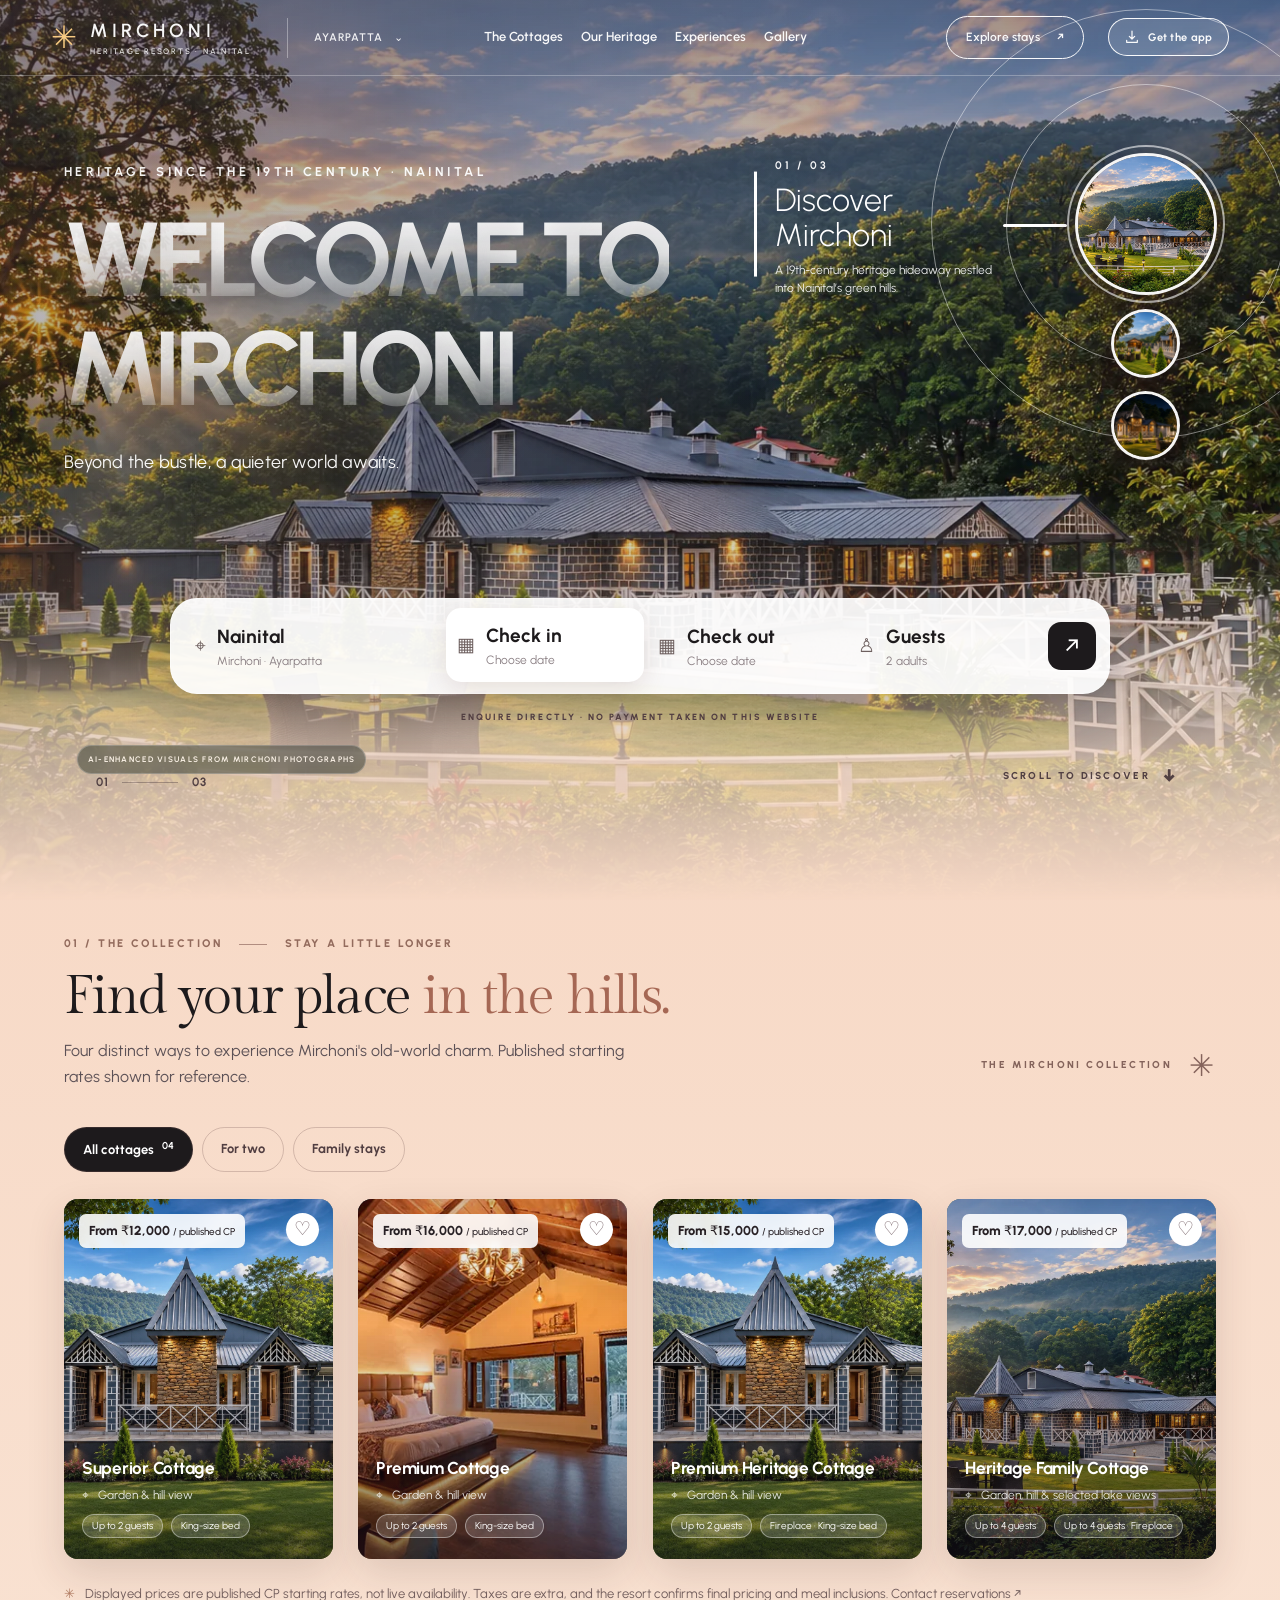
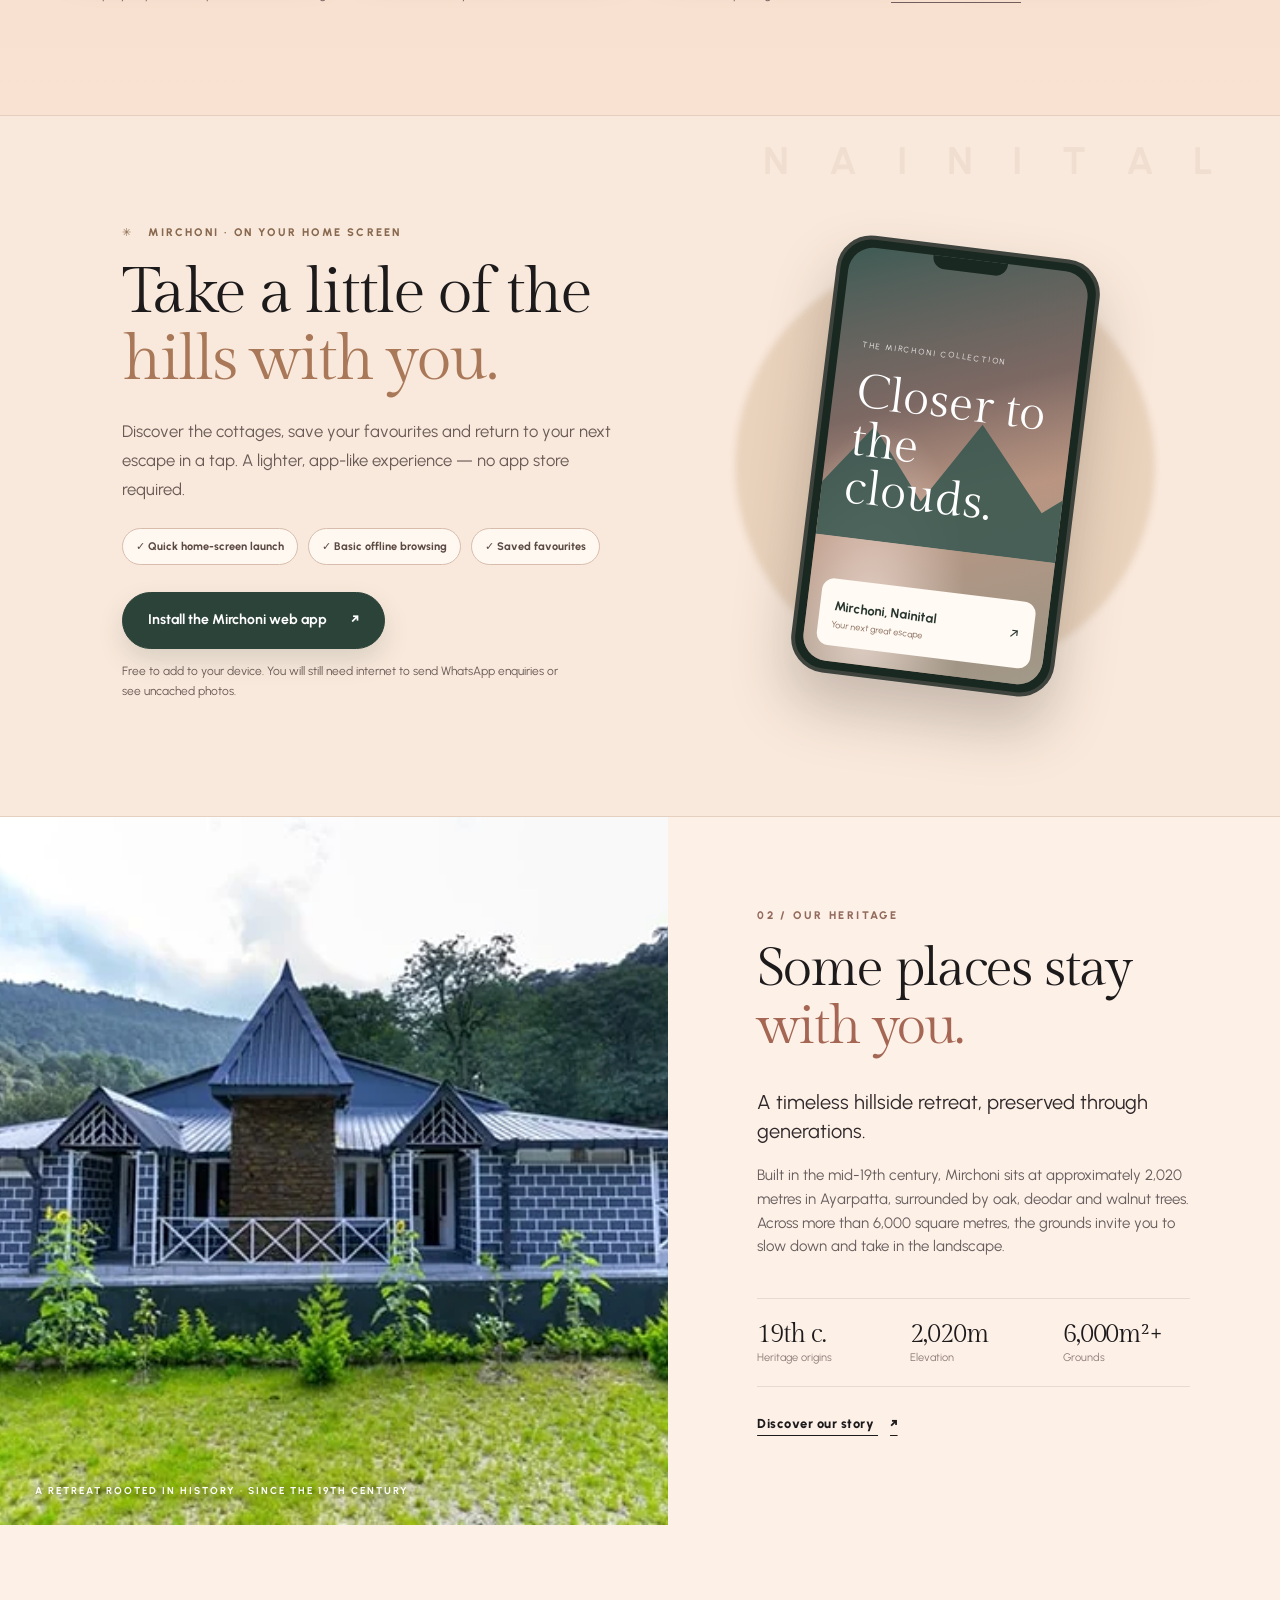
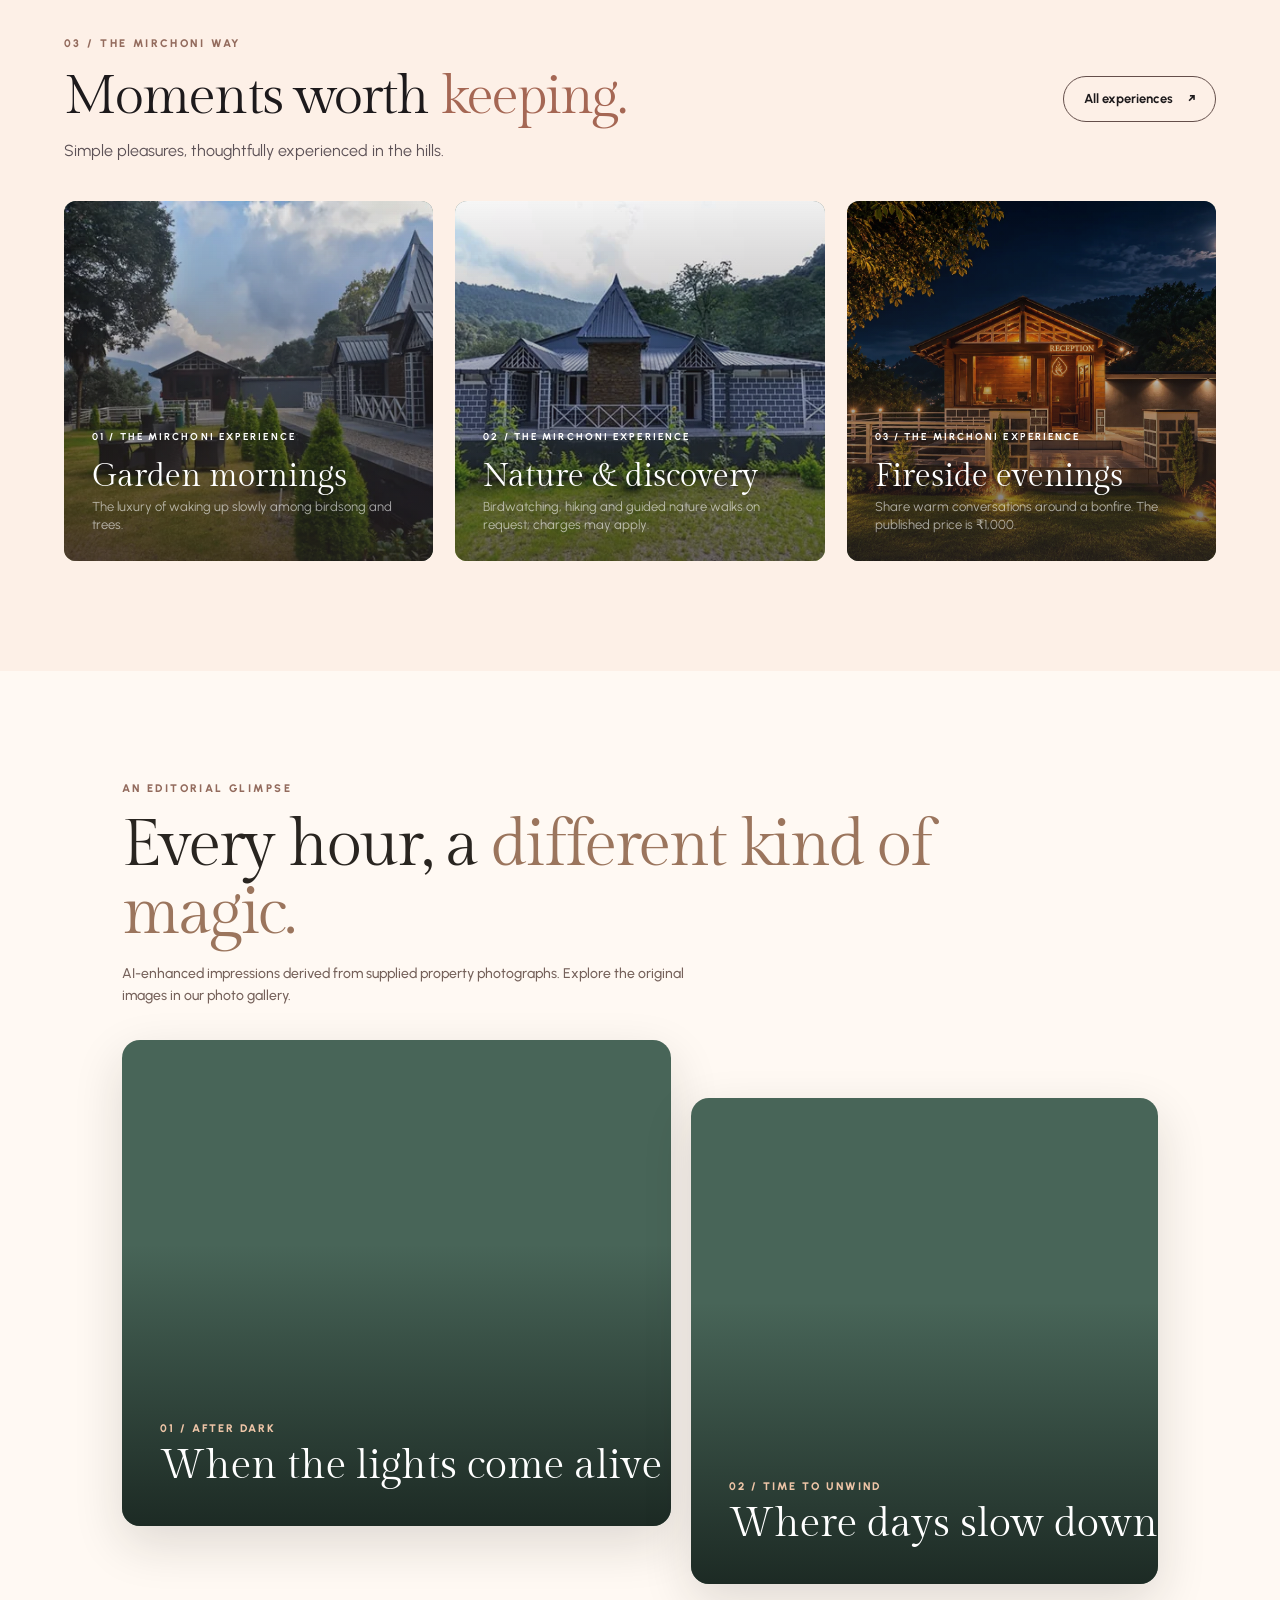
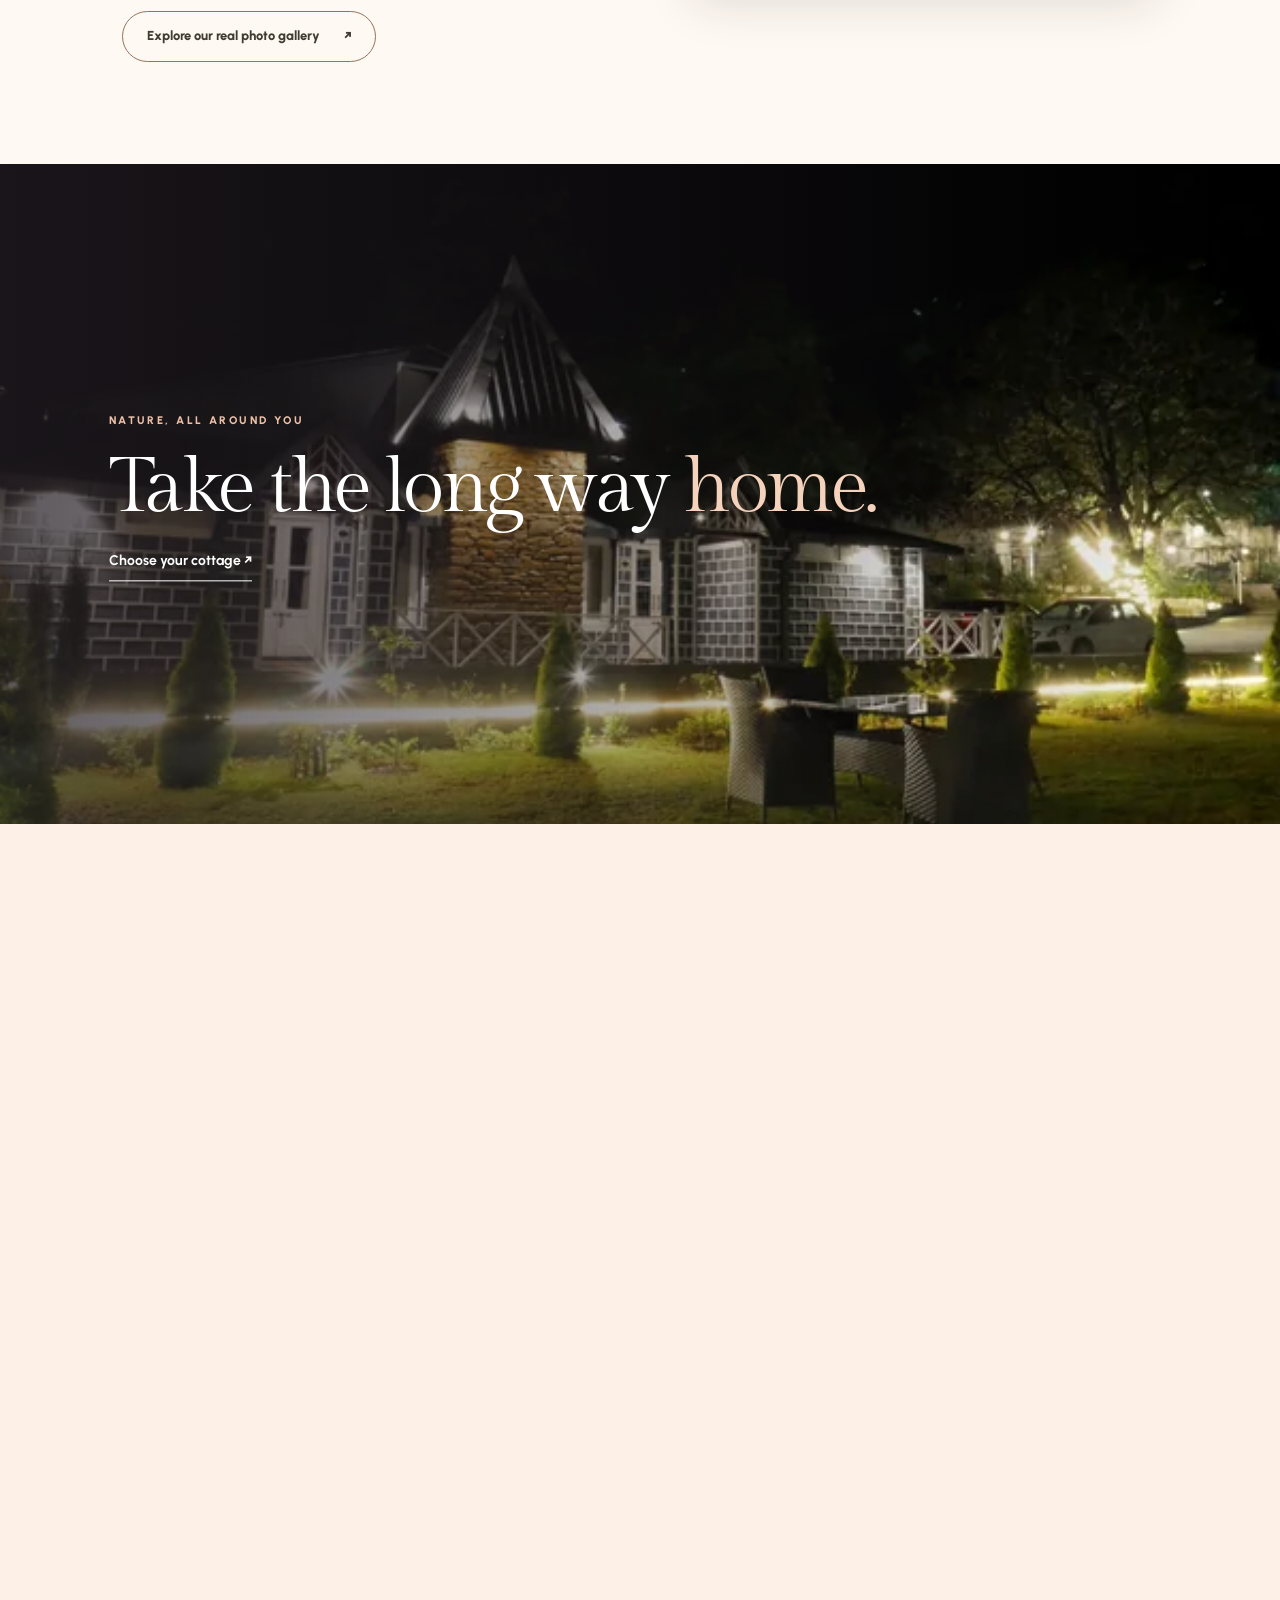
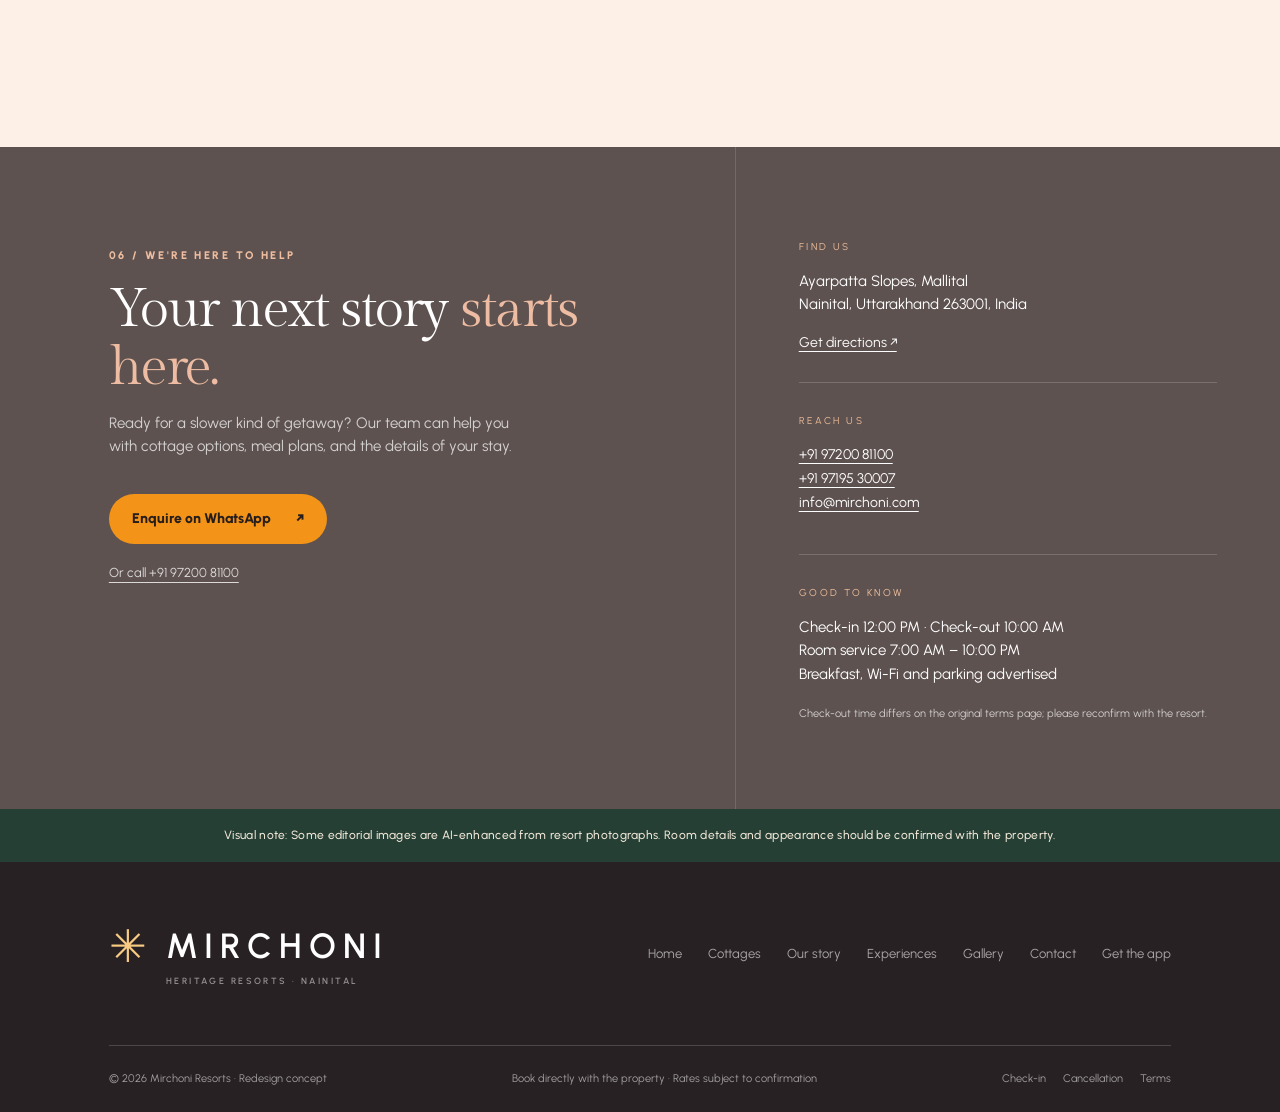
<file: index.html>
<!DOCTYPE html>

<html lang="en">
<head>
<meta charset="utf-8"/><meta content="width=device-width,initial-scale=1,viewport-fit=cover" name="viewport"/><meta content="#f7d9c6" name="theme-color"/>
<meta content="Discover Mirchoni Resorts, a 19th-century heritage retreat in Ayarpatta, Nainital. Explore four cottage categories, authentic resort amenities, local experiences and enquire directly for stays." name="description"/>
<meta content="Mirchoni Resorts — A World Above the Ordinary" property="og:title"/><meta content="Heritage cottages, forest mornings and unforgettable hillside stays in Nainital." property="og:description"/><meta content="website" property="og:type"/>
<meta content="assets/img/ai/sunset-gardens.webp" property="og:image"/>
<title>Mirchoni Resorts | A World Above the Ordinary · Nainital</title>
<link href="assets/img/favicon.svg" rel="icon" type="image/svg+xml"/>
<link href="https://fonts.googleapis.com" rel="preconnect"/><link crossorigin="" href="https://fonts.gstatic.com" rel="preconnect"/>
<link href="https://fonts.googleapis.com/css2?family=Gilda+Display&amp;family=Urbanist:wght@300;400;500;600;700;800&amp;display=swap" rel="stylesheet"/>
<link href="assets/css/cinematic.css" rel="stylesheet"/>
<script defer="" src="assets/js/cinematic.js"></script>
<script type="application/ld+json">{"@context":"https://schema.org","@type":"Hotel","name":"The Mirchoni Resorts","url":"https://mirchoni.com/","address":{"@type":"PostalAddress","streetAddress":"Ayarpatta Slopes, Mallital","addressLocality":"Nainital","addressRegion":"Uttarakhand","postalCode":"263001","addressCountry":"IN"},"telephone":"+919720081100","email":"info@mirchoni.com"}</script>
<link href="manifest.webmanifest" rel="manifest"/><meta content="yes" name="apple-mobile-web-app-capable"/><meta content="default" name="apple-mobile-web-app-status-bar-style"/><meta content="Mirchoni" name="apple-mobile-web-app-title"/><link href="assets/img/app-icon-192.png" rel="apple-touch-icon"/><link href="assets/css/pwa.css" rel="stylesheet"/><script defer="" src="assets/js/pwa.js"></script><link href="assets/css/polish.css" rel="stylesheet"/><script defer="" src="assets/js/image-manager.js"></script><link as="image" fetchpriority="high" href="assets/img/ai/sunset-gardens.webp" imagesizes="100vw" imagesrcset="assets/img/ai/sunset-gardens-mobile.webp 768w, assets/img/ai/sunset-gardens.webp 1536w" rel="preload"/><link href="assets/css/v6.css" rel="stylesheet"/><link href="assets/css/calendar-fix.css" rel="stylesheet"/></head>
<body>
<a class="skip" href="#stays">Skip to cottages</a><div aria-hidden="true" id="pointer"></div>
<header class="header" id="header">
<a aria-label="Mirchoni Resorts home" class="wordmark" href="#home"><span class="wordmark-symbol">✳</span><span>MIRCHONI<span class="wordmark-caption">HERITAGE RESORTS · NAINITAL</span></span></a>
<span aria-hidden="true" class="header-divider"></span><span class="header-location">AYARPATTA <span>⌄</span></span>
<nav aria-label="Main navigation" class="desktop-nav"><a href="#stays">The Cottages</a><a href="#story">Our Heritage</a><a href="#experiences">Experiences</a><a href="#gallery">Gallery</a></nav>
<div class="header-right"><a class="header-contact" href="tel:+919720081100">+91 97200 81100</a><a class="header-cta" href="#stays">Explore stays <span>↗</span></a><button aria-expanded="false" aria-label="Open menu" class="hamburger" id="mobile-menu-btn" type="button"><span></span><span></span></button></div>
</header>
<nav aria-label="Mobile navigation" class="mobile-nav" hidden="" id="mobile-nav"><a href="#stays">The Cottages</a><a href="#story">Our Heritage</a><a href="#experiences">Experiences</a><a href="#gallery">Gallery</a><a href="#contact">Contact</a></nav>
<main id="home">
<section aria-label="Discover Mirchoni Resorts" class="hero">
<div aria-hidden="false" class="slide is-current" data-slide="0">
<div class="slide-visual fallback-one"><img alt="AI-enhanced architectural visualization inspired by photographs of Mirchoni Resorts" class="slide-photo" data-image-kind="ai-enhanced" decoding="async" fetchpriority="high" loading="eager" sizes="(max-width: 640px) 100vw, 1536px" src="assets/img/ai/sunset-gardens.webp" srcset="assets/img/ai/sunset-gardens-mobile.webp 768w, assets/img/ai/sunset-gardens.webp 1536w"/></div>
<div class="slide-tint"></div><div class="slide-heading"><span class="hero-kicker">HERITAGE SINCE THE 19TH CENTURY · NAINITAL</span><h1><span class="word-mask"><span>WELCOME TO</span></span><span class="word-mask"><span>MIRCHONI</span></span></h1><p>Beyond the bustle, a quieter world awaits.</p></div>
</div>
<div aria-hidden="true" class="slide" data-slide="1">
<div class="slide-visual fallback-two"><img alt="AI-enhanced architectural visualization inspired by photographs of Mirchoni Resorts" class="slide-photo" data-image-kind="ai-enhanced" fetchpriority="low" loading="eager" sizes="(max-width: 640px) 100vw, 1536px" src="assets/img/ai/golden-reception.webp" srcset="assets/img/ai/golden-reception-mobile.webp 768w, assets/img/ai/golden-reception.webp 1536w"/></div>
<div class="slide-tint"></div><div class="slide-heading"><span class="hero-kicker">MID-NINETEENTH-CENTURY HERITAGE</span><h2><span class="word-mask"><span>FIND YOUR</span></span><span class="word-mask"><span>SANCTUARY</span></span></h2><p>Slow mornings. Storied rooms. Your mountain escape.</p></div>
</div>
<div aria-hidden="true" class="slide" data-slide="2">
<div class="slide-visual fallback-three"><img alt="AI-enhanced architectural visualization inspired by photographs of Mirchoni Resorts" class="slide-photo" data-image-kind="ai-enhanced" fetchpriority="low" loading="eager" sizes="(max-width: 640px) 100vw, 1536px" src="assets/img/ai/moonlit-cottages.webp" srcset="assets/img/ai/moonlit-cottages-mobile.webp 768w, assets/img/ai/moonlit-cottages.webp 1536w"/></div>
<div class="slide-tint"></div><div class="slide-heading"><span class="hero-kicker">WHERE NATURE FEELS LIKE HOME</span><h2><span class="word-mask"><span>EXPLORE</span></span><span class="word-mask"><span>THE HILLS</span></span></h2><p>Forest paths, hillside air and cherished moments.</p></div>
</div>
<div aria-hidden="true" class="mist-wipe" id="mist-wipe"></div>
<div aria-hidden="true" class="clouds clouds-top"></div><div aria-hidden="true" class="clouds clouds-back"></div><div aria-hidden="true" class="clouds clouds-front"></div><div aria-hidden="true" class="hero-peach-fade"></div>
<div aria-label="Choose a scene" class="slide-rail" id="slide-rail">
<div aria-hidden="true" class="rail-rings"><i></i><i></i></div><div aria-hidden="true" class="rail-line"></div>
<div aria-live="polite" class="rail-caption"><span class="rail-caption-line"></span><div><span id="rail-number">01 / 03</span><strong id="rail-title">Discover Mirchoni</strong><p id="rail-desc">A 19th-century heritage hideaway nestled into Nainital's green hills.</p></div></div>
<button aria-current="true" aria-label="View heritage resort" class="rail-thumb" data-goto="0"><img alt="AI-enhanced architectural visualization inspired by photographs of Mirchoni Resorts" data-image-kind="ai-enhanced" fetchpriority="low" loading="lazy" sizes="(max-width: 640px) 100vw, 1536px" src="assets/img/ai/sunset-gardens.webp" srcset="assets/img/ai/sunset-gardens-mobile.webp 768w, assets/img/ai/sunset-gardens.webp 1536w"/></button>
<button aria-current="false" aria-label="View cottage gardens" class="rail-thumb" data-goto="1"><img alt="AI-enhanced architectural visualization inspired by photographs of Mirchoni Resorts" data-image-kind="ai-enhanced" fetchpriority="low" loading="lazy" sizes="(max-width: 640px) 100vw, 1536px" src="assets/img/ai/golden-reception.webp" srcset="assets/img/ai/golden-reception-mobile.webp 768w, assets/img/ai/golden-reception.webp 1536w"/></button>
<button aria-current="false" aria-label="View resort at dusk" class="rail-thumb" data-goto="2"><img alt="AI-enhanced architectural visualization inspired by photographs of Mirchoni Resorts" data-image-kind="ai-enhanced" fetchpriority="low" loading="lazy" sizes="(max-width: 640px) 100vw, 1536px" src="assets/img/ai/moonlit-cottages.webp" srcset="assets/img/ai/moonlit-cottages-mobile.webp 768w, assets/img/ai/moonlit-cottages.webp 1536w"/></button>
</div>
<span aria-label="Illustrative mountain scenery; official property photos load when available" class="scene-disclosure" id="scene-disclosure">AI-ENHANCED VISUALS FROM MIRCHONI PHOTOGRAPHS</span><div aria-hidden="true" class="hero-index"><span id="hero-index">01</span><span class="hero-index-rule"></span><span>03</span></div>
<div class="search-wrap" id="search-wrap">
<form class="search-bar" id="search-form" novalidate="">
<div class="search-field search-destination"><span class="field-icon">⌖</span><span><strong>Nainital</strong><small>Mirchoni · Ayarpatta</small></span></div>
<button aria-controls="calendar-popover" aria-expanded="false" class="search-field search-date raised" id="checkin-trigger" type="button"><span class="field-icon">▦</span><span><strong>Check in</strong><small id="checkin-label">Choose date</small></span></button>
<button aria-controls="calendar-popover" aria-expanded="false" class="search-field search-date" id="checkout-trigger" type="button"><span class="field-icon">▦</span><span><strong>Check out</strong><small id="checkout-label">Choose date</small></span></button>
<button aria-controls="guests-popover" aria-expanded="false" class="search-field search-guests" id="guests-trigger" type="button"><span class="field-icon">♙</span><span><strong>Guests</strong><small id="guests-label">2 adults</small></span></button>
<button aria-label="Explore cottages for your dates" class="search-submit" title="Explore cottages" type="submit"><span>↗</span><span class="search-submit-mobile">Explore cottages</span></button>
<div class="popover calendar-popover" hidden="" id="calendar-popover"><div class="cal-head"><strong id="cal-month">November 2026</strong><div><button aria-label="Previous month" id="cal-prev" type="button">‹</button><button aria-label="Next month" id="cal-next" type="button">›</button></div></div><div class="cal-days"><span>M</span><span>T</span><span>W</span><span>T</span><span>F</span><span>S</span><span>S</span></div><div aria-label="Choose check-in and check-out dates" class="cal-grid" id="cal-grid" role="group"></div><p class="popover-note" id="cal-hint">Select your arrival date, then your departure date.</p></div>
<div class="popover guests-popover" hidden="" id="guests-popover"><div class="guest-row"><div><strong>Adults</strong><small>Ages 13+</small></div><div class="stepper"><button aria-label="Remove adult" data-step="adults:-1" type="button">−</button><output id="adults-count">2</output><button aria-label="Add adult" data-step="adults:1" type="button">+</button></div></div><div class="guest-row"><div><strong>Children</strong><small>Under 13</small></div><div class="stepper"><button aria-label="Remove child" data-step="children:-1" type="button">−</button><output id="children-count">0</output><button aria-label="Add child" data-step="children:1" type="button">+</button></div></div><p class="popover-note">Room occupancy varies. Family Cottage accommodates up to 4 guests.</p><button class="popover-done" id="guests-done" type="button">Done</button></div>
</form>
<div class="hero-search-disclaimer">ENQUIRE DIRECTLY · NO PAYMENT TAKEN ON THIS WEBSITE</div>
</div>
<a class="hero-scroll" href="#stays">SCROLL TO DISCOVER <span>↓</span></a>
</section>
<section class="stays-section" id="stays">
<div class="section-head"><div><div class="eyebrow">01 / THE COLLECTION <span></span> STAY A LITTLE LONGER</div><h2>Find your place <em>in the hills.</em></h2><p>Four distinct ways to experience Mirchoni's old-world charm. Published starting rates shown for reference.</p></div><span class="section-aside">THE MIRCHONI COLLECTION <span>✳</span></span></div>
<div aria-label="Filter cottage collection" class="stays-filters" role="group"><button aria-pressed="true" class="filter active" data-filter="all" type="button">All cottages <sup>04</sup></button><button aria-pressed="false" class="filter" data-filter="couples" type="button">For two</button><button aria-pressed="false" class="filter" data-filter="family" type="button">Family stays</button></div>
<div class="stays-grid" id="stays-grid"></div>
<div class="stays-note"><span>✳</span> Displayed prices are published CP starting rates, not live availability. Taxes are extra, and the resort confirms final pricing and meal inclusions. <a href="#contact">Contact reservations ↗</a></div>
</section>
<section aria-labelledby="pwa-spotlight-title" class="pwa-spotlight" id="get-app"><div class="pwa-spotlight-copy"><span class="pwa-eyebrow">✳   MIRCHONI · ON YOUR HOME SCREEN</span><h2 id="pwa-spotlight-title">Take a little of the <em>hills with you.</em></h2><p>Discover the cottages, save your favourites and return to your next escape in a tap. A lighter, app-like experience — no app store required.</p><div class="pwa-benefits"><span>✓ Quick home-screen launch</span><span>✓ Basic offline browsing</span><span>✓ Saved favourites</span></div><button class="pwa-main-cta" data-install-app="" type="button">Install the Mirchoni web app <span aria-hidden="true">↗</span></button><p class="pwa-fineprint">Free to add to your device. You will still need internet to send WhatsApp enquiries or see uncached photos.</p></div><div aria-hidden="true" class="pwa-phone-stage"><div class="pwa-phone"><div class="pwa-phone-screen"><div class="pwa-phone-notch"></div><div class="pwa-phone-stars"></div><div class="pwa-phone-mountains"></div><div class="pwa-phone-copy"><small>THE MIRCHONI COLLECTION</small><b>Closer to<br/>the clouds.</b></div><div class="pwa-phone-bottom"><span><b>Mirchoni, Nainital</b><small>Your next great escape</small></span><span>↗</span></div></div></div></div></section>
<section class="story-section" id="story"><div class="story-photo"><img alt="Original resort photograph" data-image-kind="original" loading="lazy" sizes="(max-width: 640px) 100vw, 1536px" src="assets/img/real/exterior-day.webp" srcset="assets/img/real/exterior-day-mobile.webp 768w, assets/img/real/exterior-day.webp 1536w"/><span class="story-photo-note">A RETREAT ROOTED IN HISTORY · SINCE THE 19TH CENTURY</span></div><div class="story-copy"><span class="eyebrow">02 / OUR HERITAGE</span><h2>Some places stay <em>with you.</em></h2><p class="story-lead">A timeless hillside retreat, preserved through generations.</p><p>Built in the mid-19th century, Mirchoni sits at approximately 2,020 metres in Ayarpatta, surrounded by oak, deodar and walnut trees. Across more than 6,000 square metres, the grounds invite you to slow down and take in the landscape.</p><div class="story-facts"><span><b>19th c.</b><small>Heritage origins</small></span><span><b>2,020m</b><small>Elevation</small></span><span><b>6,000m²+</b><small>Grounds</small></span></div><a class="underlined-link" href="story.html">Discover our story <span>↗</span></a></div></section>
<section class="experience-section" id="experiences"><div class="section-head slim"><div><div class="eyebrow">03 / THE MIRCHONI WAY</div><h2>Moments worth <em>keeping.</em></h2><p>Simple pleasures, thoughtfully experienced in the hills.</p></div><a class="outline-link" href="experiences.html">All experiences <span>↗</span></a></div><div class="experience-grid" id="experience-grid"></div></section><section aria-label="The resort through the day" class="v6-editorial"><div class="v6-editorial-heading"><span class="eyebrow">AN EDITORIAL GLIMPSE</span><h2>Every hour, a <em>different kind of magic.</em></h2><p>AI-enhanced impressions derived from supplied property photographs. Explore the original images in our photo gallery.</p></div><div class="v6-editorial-grid"><figure><img alt="AI-enhanced nighttime pathway in the Mirchoni property aesthetic" decoding="async" loading="lazy" sizes="(max-width:700px) 100vw, 50vw" src="assets/img/ai/rain-lit-path.webp" srcset="assets/img/ai/rain-lit-path-mobile.webp 768w, assets/img/ai/rain-lit-path.webp 1536w"/><figcaption><span>01 / AFTER DARK</span><strong>When the lights come alive</strong></figcaption></figure><figure><img alt="AI-enhanced premium bedroom visual derived from a Mirchoni cottage photo" decoding="async" loading="lazy" sizes="(max-width:700px) 100vw, 50vw" src="assets/img/ai/premium-suite.webp" srcset="assets/img/ai/premium-suite-mobile.webp 768w, assets/img/ai/premium-suite.webp 1536w"/><figcaption><span>02 / TIME TO UNWIND</span><strong>Where days slow down</strong></figcaption></figure></div><a class="v6-editorial-link" href="gallery.html">Explore our real photo gallery <span aria-hidden="true">↗</span></a></section>
<section class="panorama"><img alt="Original resort photograph" data-image-kind="original" loading="lazy" sizes="(max-width: 640px) 100vw, 1536px" src="assets/img/real/night-cottages.webp" srcset="assets/img/real/night-cottages-mobile.webp 768w, assets/img/real/night-cottages.webp 1536w"/><div class="panorama-overlay"><span class="eyebrow">NATURE, ALL AROUND YOU</span><h2>Take the long way <em>home.</em></h2><a class="light-link" href="#stays">Choose your cottage ↗</a></div></section>
<section class="explore-section" id="explore"><div class="section-head slim"><div><div class="eyebrow">04 / THE LAKE CITY</div><h2>Discover <em>Nainital.</em></h2><p>Beautiful places to see beyond the resort gates.</p></div><a class="outline-link" href="https://mirchoni.com/attractions/" rel="noopener noreferrer" target="_blank">Nearby attractions ↗</a></div><div class="explore-grid"><article><b>01</b><h3>Naini Lake</h3><p>The lake that gives Nainital its name, embraced by green hills.</p></article><article><b>02</b><h3>Mall Road</h3><p>Walk, browse and take in the energy of the lake city.</p></article><article><b>03</b><h3>Naina Peak</h3><p>An elevated escape for mountain views and fresh air.</p></article><article><b>04</b><h3>Snow View</h3><p>A celebrated vantage point for Himalayan panoramas.</p></article></div></section>
<section class="gallery-section" id="gallery"><div class="section-head slim"><div><div class="eyebrow">05 / POSTCARDS FROM MIRCHONI</div><h2>See it. <em>Feel it.</em></h2></div><a class="outline-link" href="gallery.html">Full gallery ↗</a></div><div class="gallery-grid" id="gallery-grid"></div></section>
<section class="contact-section" id="contact"><div class="contact-copy"><div class="eyebrow">06 / WE'RE HERE TO HELP</div><h2>Your next story <em>starts here.</em></h2><p>Ready for a slower kind of getaway? Our team can help you with cottage options, meal plans, and the details of your stay.</p><a class="contact-button" href="https://wa.me/919720081100?text=Hello%20Mirchoni%20Resorts%2C%20I%27d%20like%20to%20enquire%20about%20a%20stay." rel="noopener noreferrer" target="_blank">Enquire on WhatsApp <span>↗</span></a><a href="tel:+919720081100">Or call +91 97200 81100</a></div><div class="contact-details"><div><span>FIND US</span><p>Ayarpatta Slopes, Mallital<br/>Nainital, Uttarakhand 263001, India</p><a href="https://www.google.com/maps/search/?api=1&amp;query=Mirchoni+Resorts+Nainital" rel="noopener noreferrer" target="_blank">Get directions ↗</a></div><div><span>REACH US</span><p><a href="tel:+919720081100">+91 97200 81100</a><br/><a href="tel:+919719530007">+91 97195 30007</a><br/><a href="mailto:info@mirchoni.com">info@mirchoni.com</a></p></div><div><span>GOOD TO KNOW</span><p>Check-in 12:00 PM · Check-out 10:00 AM<br/>Room service 7:00 AM – 10:00 PM<br/>Breakfast, Wi-Fi and parking advertised</p><small>Check-out time differs on the original terms page; please reconfirm with the resort.</small></div></div></section>
</main>
<div class="visual-integrity-notice">Visual note: Some editorial images are AI-enhanced from resort photographs. Room details and appearance should be confirmed with the property.</div><footer class="footer"><div class="footer-top"><div class="footer-brand"><span class="wordmark-symbol">✳</span><span>MIRCHONI</span><small>HERITAGE RESORTS · NAINITAL</small></div><div class="footer-menu"><a href="#home">Home</a><a href="#stays">Cottages</a><a href="#story">Our story</a><a href="#experiences">Experiences</a><a href="#gallery">Gallery</a><a href="#contact">Contact</a><a href="#get-app">Get the app</a></div></div><div class="footer-bottom"><span>© 2026 Mirchoni Resorts · Redesign concept</span><span>Book directly with the property · Rates subject to confirmation</span><div><a href="https://mirchoni.com/check-in-policy/" rel="noopener noreferrer" target="_blank">Check-in</a><a href="https://mirchoni.com/cancellation-policy/" rel="noopener noreferrer" target="_blank">Cancellation</a><a href="https://mirchoni.com/terms-and-conditions/" rel="noopener noreferrer" target="_blank">Terms</a></div></div></footer>
<div aria-hidden="true" aria-label="Cottage details" aria-modal="true" class="detail" id="detail" role="dialog" tabindex="-1"><div class="detail-head"><a class="detail-brand" href="#home" id="detail-home">✳   MIRCHONI</a><button aria-label="Close cottage details" class="detail-close" id="detail-close" type="button">←   Back to cottages</button></div><div id="detail-content"></div></div><div aria-hidden="true" class="flight" id="photo-flight"></div>
<div aria-live="polite" class="toast" id="toast" role="status"></div>
<noscript><div class="no-js">JavaScript is required for the cottage explorer and date picker. For full cottage details, visit <a href="stays.html">our cottage listings</a> or call <a href="tel:+919720081100">+91 97200 81100</a>.</div></noscript>
</body></html>
</file>
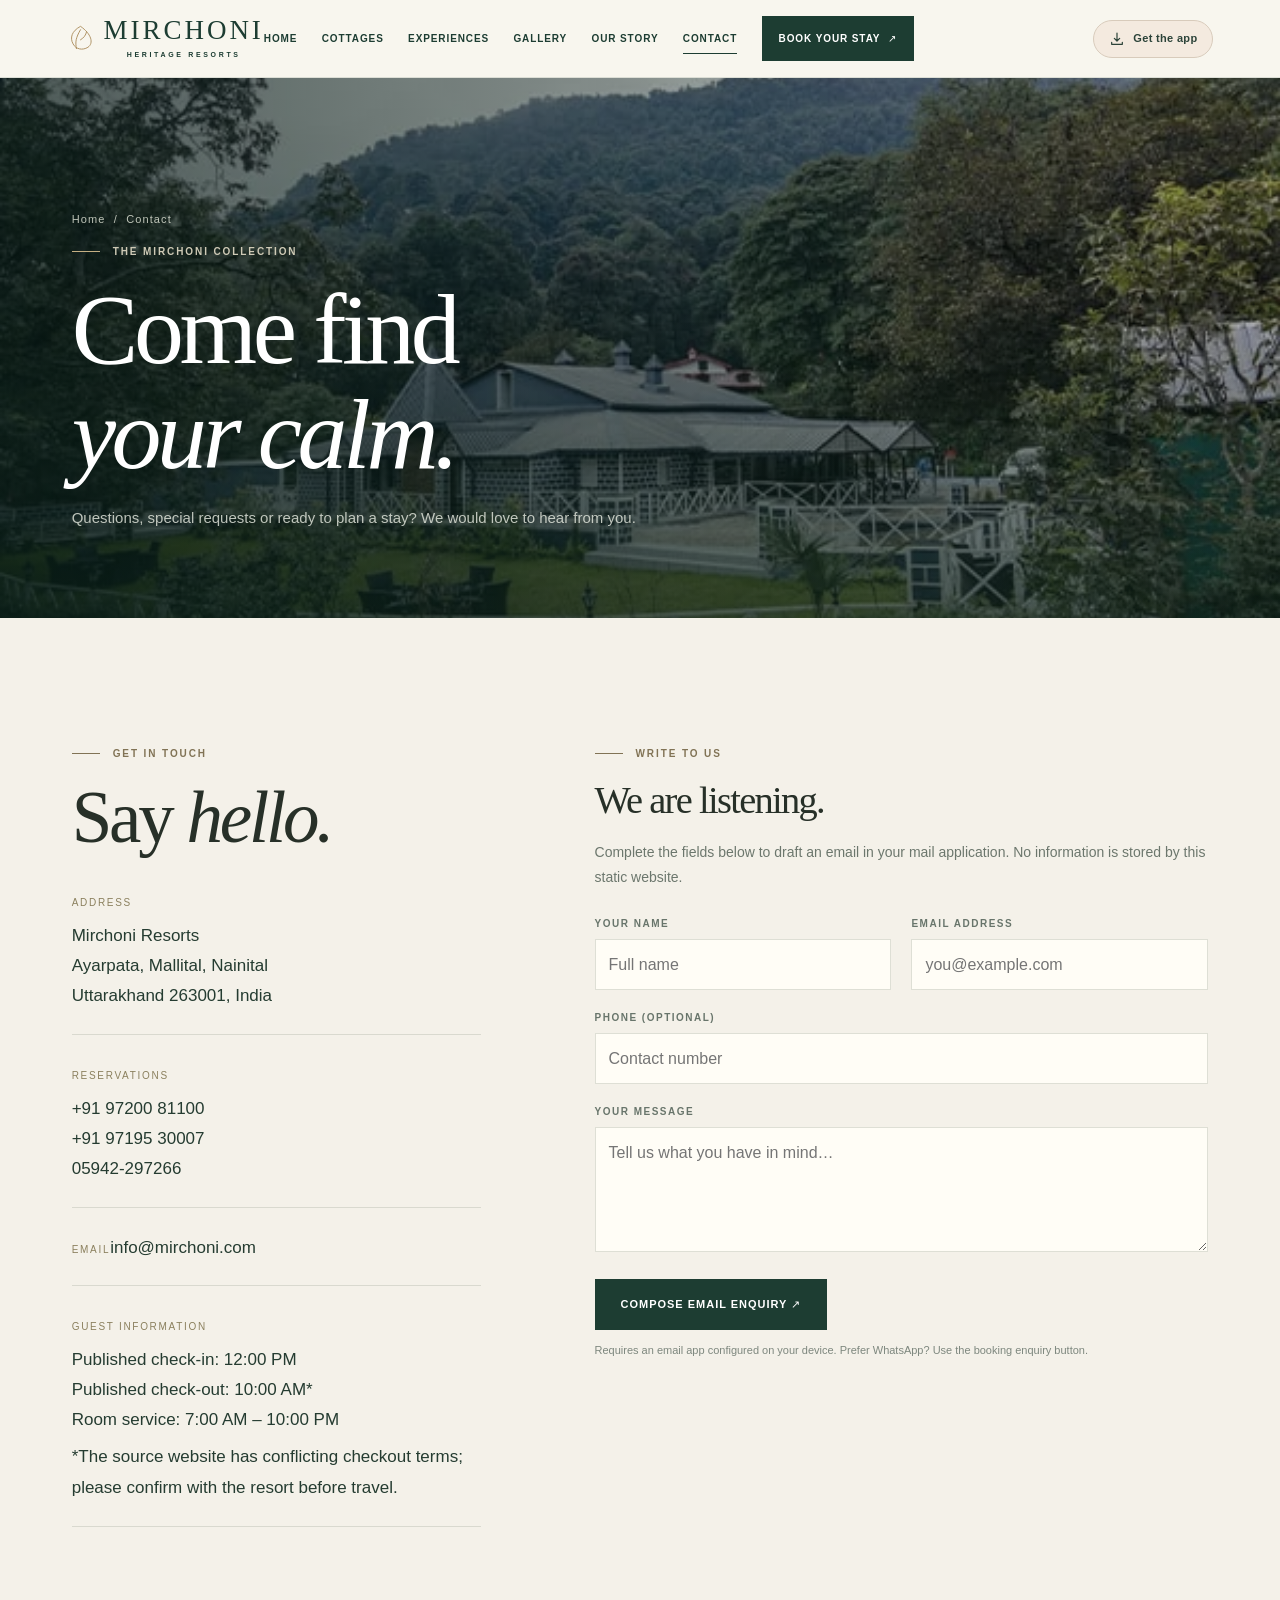
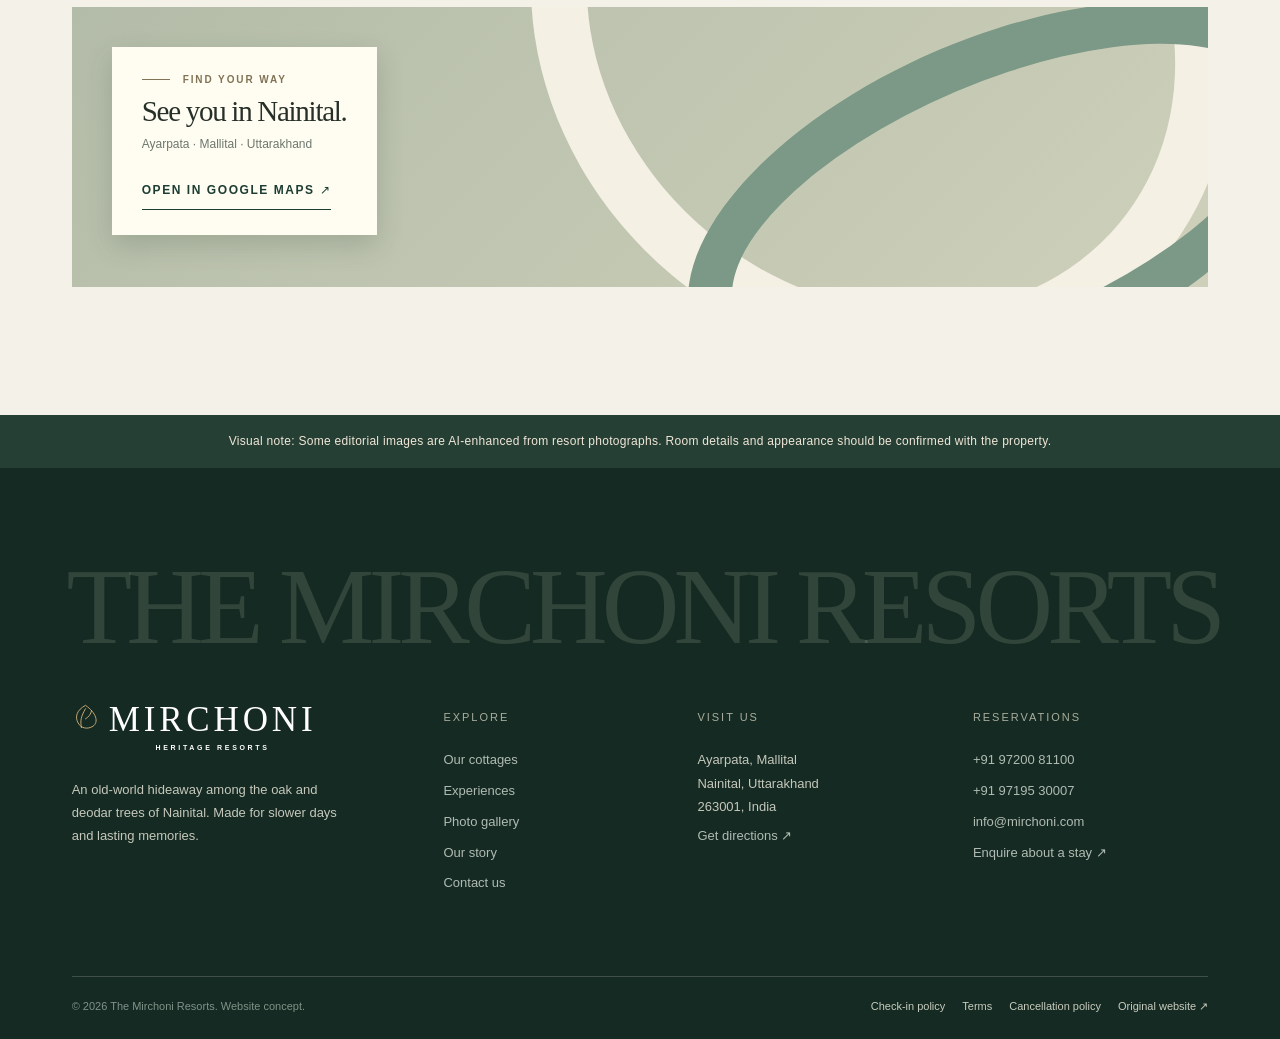
<file: contact.html>
<!DOCTYPE html>

<html lang="en"><head><meta charset="utf-8"/><meta content="width=device-width,initial-scale=1" name="viewport"/><meta content="#183e33" name="theme-color"/><meta content="Contact Mirchoni Resorts for cottage enquiries in Ayarpata, Mallital, Nainital. Phone +91 97200 81100 or email info@mirchoni.com." name="description"/><title>Contact and directions | Mirchoni Resorts, Nainital</title><link href="assets/img/favicon.svg" rel="icon" type="image/svg+xml"/><link href="assets/css/style.css" rel="stylesheet"/><link crossorigin="" href="https://mirchoni.com" rel="preconnect"/><meta content="website" property="og:type"/><meta content="Contact and directions — Mirchoni Resorts" property="og:title"/><meta content="Contact Mirchoni Resorts for cottage enquiries in Ayarpata, Mallital, Nainital. Phone +91 97200 81100 or email info@mirchoni.com." property="og:description"/><meta content="assets/img/ai/sunset-gardens.webp" property="og:image"/><script defer="" src="assets/js/main.js"></script><link href="assets/css/signature.css" rel="stylesheet"/><script defer="" src="assets/js/signature.js"></script><link href="manifest.webmanifest" rel="manifest"/><meta content="yes" name="apple-mobile-web-app-capable"/><meta content="default" name="apple-mobile-web-app-status-bar-style"/><meta content="Mirchoni" name="apple-mobile-web-app-title"/><link href="assets/img/app-icon-192.png" rel="apple-touch-icon"/><link href="assets/css/pwa.css" rel="stylesheet"/><script defer="" src="assets/js/pwa.js"></script><link href="assets/css/polish.css" rel="stylesheet"/><script defer="" src="assets/js/image-manager.js"></script><link href="assets/css/v6.css" rel="stylesheet"/></head><body class="signature-site signature-inner"><a class="skip-link" href="#main">Skip to main content</a><header class="site-header inner-header" id="site-header"><a aria-label="Mirchoni Resorts home" class="brand" href="index.html"><svg aria-hidden="true" class="brand-mark" fill="none" viewbox="0 0 40 44"><path d="M20 4C7 11 4 21 9 30c4 8 14 10 22 5C40 29 36 15 20 4Z" stroke="currentColor" stroke-width="1.35"></path><path d="M20 9c-7 12-8 18-6 28M20 24c5-3 8-7 9-12" stroke="currentColor" stroke-linecap="round" stroke-width="1.35"></path></svg><span class="brand-text"><span class="logo-main">MIRCHONI</span><span class="logo-sub">HERITAGE RESORTS</span></span></a><nav aria-label="Main navigation" class="nav-links"><a class="" href="index.html">Home</a><a class="" href="stays.html">Cottages</a><a class="" href="experiences.html">Experiences</a><a class="" href="gallery.html">Gallery</a><a class="" href="story.html">Our story</a><a class="active" href="contact.html">Contact</a><a class="nav-book" data-book="any" href="#">Book your stay  ↗</a></nav><button aria-controls="mobile-menu" aria-expanded="false" aria-label="Open navigation" class="menu-toggle" id="menu-toggle"><span></span><span></span></button></header><nav aria-label="Mobile navigation" class="mobile-menu" id="mobile-menu"><a href="index.html">Home</a><a href="stays.html">Cottages</a><a href="experiences.html">Experiences</a><a href="gallery.html">Gallery</a><a href="story.html">Our story</a><a href="contact.html">Contact</a><a data-book="any" href="#">Check availability ↗</a></nav><main id="main"><section class="page-hero has-image"><img alt="Original resort photograph" class="" data-image-kind="original" decoding="async" fetchpriority="high" loading="eager" sizes="(max-width: 640px) 100vw, 1536px" src="assets/img/real/estate-hills.webp" srcset="assets/img/real/estate-hills-mobile.webp 768w, assets/img/real/estate-hills.webp 1536w"/><div class="container page-hero-content"><div class="breadcrumbs"><a href="index.html">Home</a>  /  Contact</div><span class="eyebrow light">THE MIRCHONI COLLECTION</span><h1>Come find<br/><em>your calm.</em></h1><p>Questions, special requests or ready to plan a stay? We would love to hear from you.</p></div></section><section class="section"><div class="container contact-grid"><div><span class="eyebrow">Get in touch</span><h2 style="margin:18px 0 32px">Say <em>hello.</em></h2><div class="contact-details"><div class="contact-detail"><span>Address</span><p>Mirchoni Resorts<br/>Ayarpata, Mallital, Nainital<br/>Uttarakhand 263001, India</p></div><div class="contact-detail"><span>Reservations</span><p><a href="tel:+919720081100">+91 97200 81100</a><br/><a href="tel:+919719530007">+91 97195 30007</a><br/><a href="tel:05942297266">05942-297266</a></p></div><div class="contact-detail"><span>Email</span><a href="mailto:info@mirchoni.com">info@mirchoni.com</a></div><div class="contact-detail"><span>Guest information</span><p>Published check-in: 12:00 PM<br/>Published check-out: 10:00 AM*<br/>Room service: 7:00 AM – 10:00 PM</p><p class="micro">*The source website has conflicting checkout terms; please confirm with the resort before travel.</p></div></div></div><div><span class="eyebrow">Write to us</span><h3 style="margin:18px 0 20px">We are listening.</h3><p class="form-intro">Complete the fields below to draft an email in your mail application. No information is stored by this static website.</p><form class="form-grid" id="contact-form"><label class="form-field"><span>Your name</span><input autocomplete="name" minlength="2" name="name" placeholder="Full name" required="" type="text"/></label><label class="form-field"><span>Email address</span><input autocomplete="email" name="email" placeholder="you@example.com" required="" type="email"/></label><label class="form-field full"><span>Phone (optional)</span><input autocomplete="tel" name="phone" placeholder="Contact number" type="tel"/></label><label class="form-field full"><span>Your message</span><textarea name="message" placeholder="Tell us what you have in mind…" required=""></textarea></label><div class="form-field full"><button class="btn" type="submit">Compose email enquiry ↗</button><p class="form-note">Requires an email app configured on your device. Prefer WhatsApp? Use the booking enquiry button.</p></div></form></div></div><div class="container"><a class="map-link" href="https://www.google.com/maps/search/?api=1&amp;query=Mirchoni+Resorts+Nainital" rel="noopener noreferrer" target="_blank"><div class="map-content"><span class="eyebrow">Find your way</span><h3>See you in Nainital.</h3><p>Ayarpata · Mallital · Uttarakhand</p><span class="line-link">Open in Google Maps ↗</span></div></a></div></section></main><div class="visual-integrity-notice">Visual note: Some editorial images are AI-enhanced from resort photographs. Room details and appearance should be confirmed with the property.</div><footer class="footer"><div class="container"><div class="footer-top"><div><a aria-label="Mirchoni Resorts home" class="brand" href="index.html"><svg aria-hidden="true" class="brand-mark" fill="none" viewbox="0 0 40 44"><path d="M20 4C7 11 4 21 9 30c4 8 14 10 22 5C40 29 36 15 20 4Z" stroke="currentColor" stroke-width="1.35"></path><path d="M20 9c-7 12-8 18-6 28M20 24c5-3 8-7 9-12" stroke="currentColor" stroke-linecap="round" stroke-width="1.35"></path></svg><span class="brand-text"><span class="logo-main">MIRCHONI</span><span class="logo-sub">HERITAGE RESORTS</span></span></a><p class="footer-description">An old-world hideaway among the oak and deodar trees of Nainital. Made for slower days and lasting memories.</p></div><div class="footer-col"><div class="footer-title">Explore</div><a href="stays.html">Our cottages</a><a href="experiences.html">Experiences</a><a href="gallery.html">Photo gallery</a><a href="story.html">Our story</a><a href="contact.html">Contact us</a></div><div class="footer-col"><div class="footer-title">Visit us</div><p>Ayarpata, Mallital<br/>Nainital, Uttarakhand<br/>263001, India</p><a href="https://www.google.com/maps/search/?api=1&amp;query=Mirchoni+Resorts+Nainital" rel="noopener noreferrer" target="_blank">Get directions ↗</a></div><div class="footer-col"><div class="footer-title">Reservations</div><a href="tel:+919720081100">+91 97200 81100</a><a href="tel:+919719530007">+91 97195 30007</a><a href="mailto:info@mirchoni.com">info@mirchoni.com</a><a data-book="any" href="#">Enquire about a stay ↗</a></div></div><div class="footer-bottom"><span>© 2026 The Mirchoni Resorts. Website concept.</span><div class="footer-bottom-links"><a href="https://mirchoni.com/check-in-policy/" rel="noopener noreferrer" target="_blank">Check-in policy</a><a href="https://mirchoni.com/terms-and-conditions/" rel="noopener noreferrer" target="_blank">Terms</a><a href="https://mirchoni.com/cancellation-policy/" rel="noopener noreferrer" target="_blank">Cancellation policy</a><a href="https://mirchoni.com/" rel="noopener noreferrer" target="_blank">Original website ↗</a></div></div></div></footer><div aria-hidden="true" aria-labelledby="reserve-title" aria-modal="true" class="modal" id="reserve-modal" role="dialog"><div class="modal-backdrop" data-close-modal=""></div><section class="modal-panel"><button aria-label="Close inquiry" class="modal-close" type="button">×</button><span class="eyebrow">The beginning of a beautiful stay</span><h2 id="reserve-title">Plan your <em>escape.</em></h2><p>Share your preferred dates and we’ll prepare a WhatsApp message to the resort. This is an enquiry, not a confirmed booking.</p><form class="modal-form" id="reserve-form"><label class="form-field full"><span>Your cottage</span><select id="reserve-room" name="room" required=""><option value="Any cottage">Any cottage / please advise</option><option value="Superior Cottage">Superior Cottage</option><option value="Premium Cottage">Premium Cottage</option><option value="Premium Heritage Cottage">Premium Heritage Cottage</option><option value="Heritage Family Cottage">Heritage Family Cottage</option></select></label><label class="form-field"><span>Check-in</span><input id="reserve-arrival" name="arrival" required="" type="date"/></label><label class="form-field"><span>Check-out</span><input id="reserve-departure" name="departure" required="" type="date"/></label><label class="form-field"><span>Guests</span><select id="reserve-guests" name="guests" required=""><option value="1 adult">1 guest</option><option selected="" value="2 adults">2 guests</option><option value="3 guests">3 guests</option><option value="4 guests">4 guests</option></select></label><label class="form-field"><span>Name</span><input autocomplete="name" minlength="2" name="guestName" placeholder="Your name" required="" type="text"/></label><label class="form-field"><span>Contact number</span><input autocomplete="tel" minlength="8" name="phone" placeholder="Your phone number" required="" type="tel"/></label><label class="form-field"><span>Anything else?</span><input name="message" placeholder="Special requests (optional)" type="text"/></label><button class="btn" type="submit">Continue to WhatsApp <span class="icon-arrow">↗</span></button><p class="form-note">You will review the message in WhatsApp before sending. Availability, meals, final prices and taxes must be confirmed by the resort.</p></form></section></div><div aria-hidden="true" aria-label="Photo viewer" aria-modal="true" class="lightbox" id="lightbox" role="dialog"><div id="lightbox-backdrop" style="position:absolute;inset:0"></div><button aria-label="Close gallery" class="lightbox-close" id="lightbox-close">×</button><button aria-label="Previous photo" class="lightbox-arrow lightbox-prev" id="lightbox-prev">‹</button><img alt="Resort photo" id="lightbox-image" src="assets/img/fallback.svg"/><button aria-label="Next photo" class="lightbox-arrow lightbox-next" id="lightbox-next">›</button><span aria-live="polite" class="lightbox-counter" id="lightbox-counter"></span></div><div class="mobile-booking"><button data-book="any" type="button">Enquire about your stay   ↗</button></div></body></html>
</file>
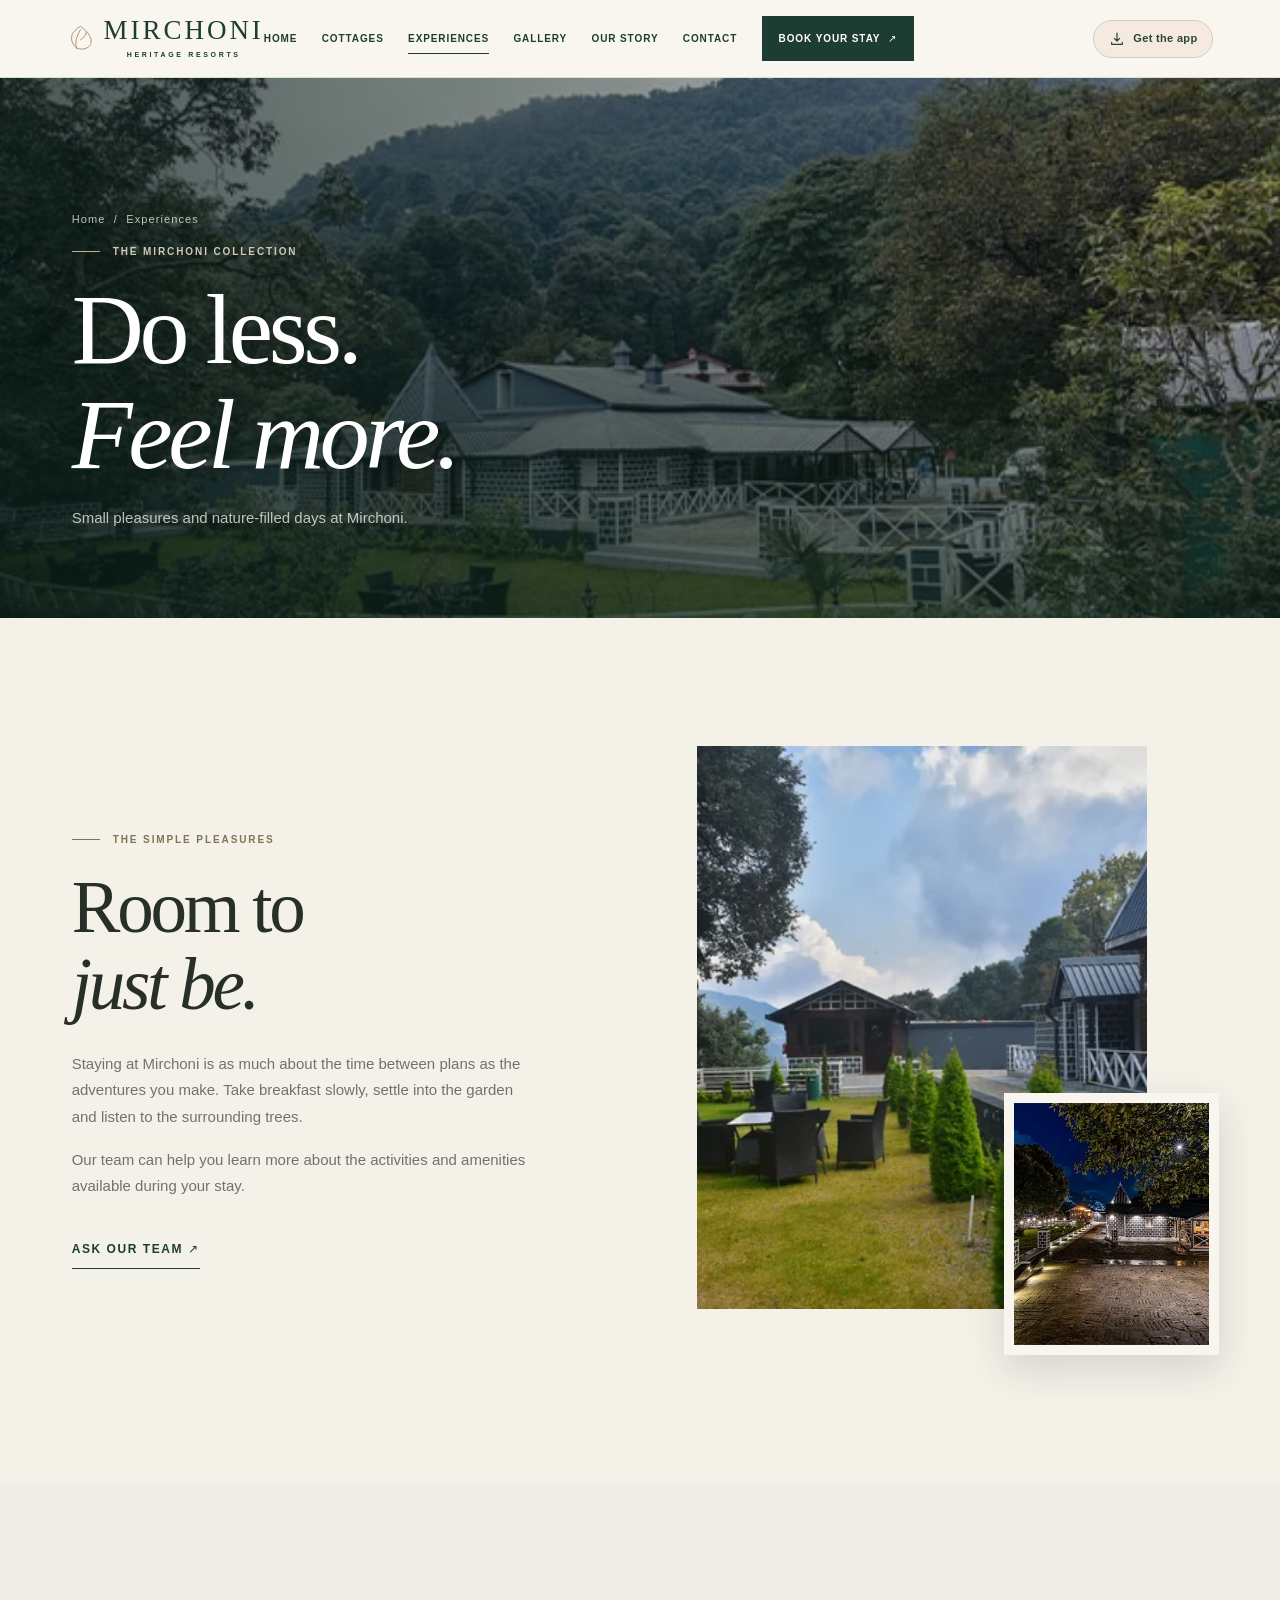
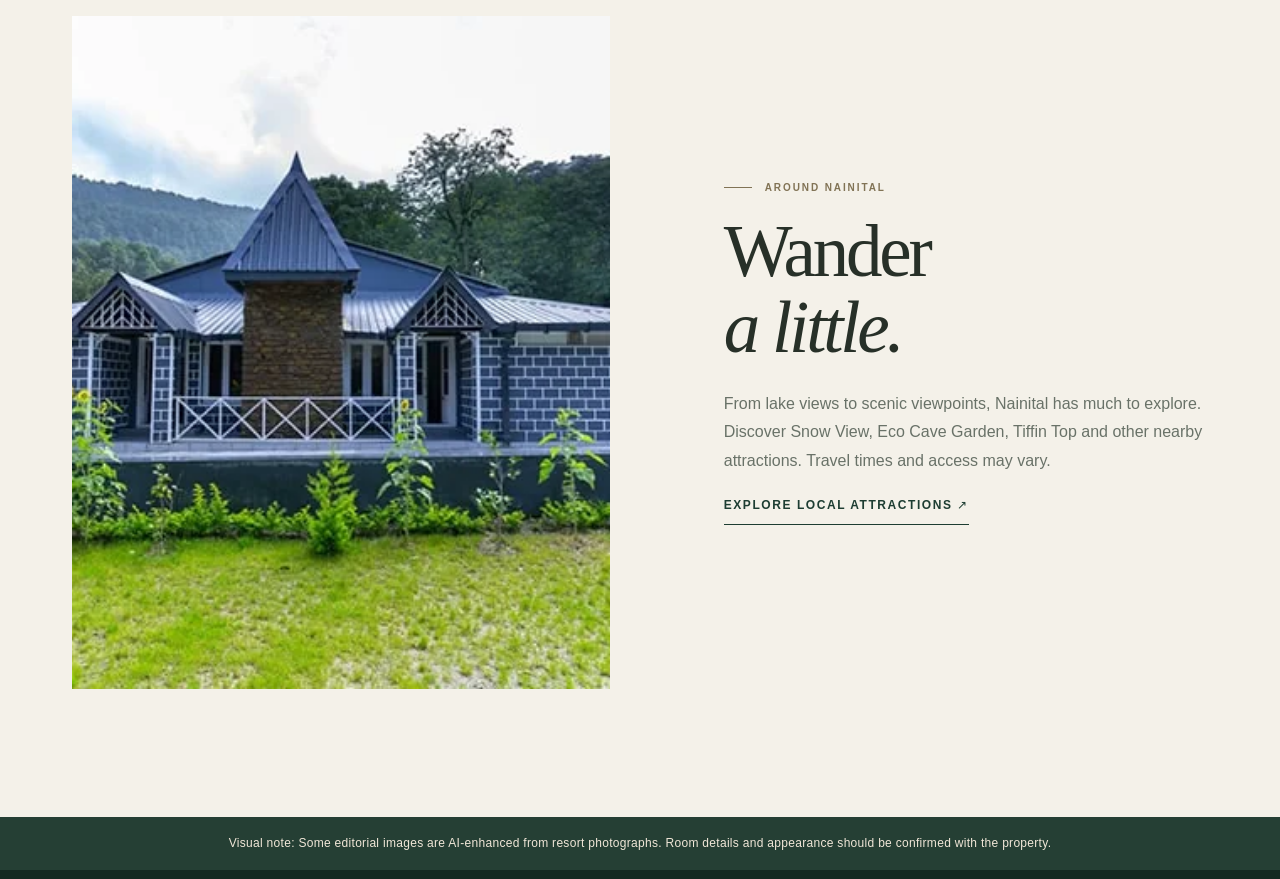
<file: experiences.html>
<!DOCTYPE html>

<html lang="en"><head><meta charset="utf-8"/><meta content="width=device-width,initial-scale=1" name="viewport"/><meta content="#183e33" name="theme-color"/><meta content="Discover bonfires, gardens, birdwatching, nature walks and nearby attractions during a Mirchoni stay in Nainital." name="description"/><title>Experiences | Mirchoni Resorts, Nainital</title><link href="assets/img/favicon.svg" rel="icon" type="image/svg+xml"/><link href="assets/css/style.css" rel="stylesheet"/><link crossorigin="" href="https://mirchoni.com" rel="preconnect"/><meta content="website" property="og:type"/><meta content="Experiences — Mirchoni Resorts" property="og:title"/><meta content="Discover bonfires, gardens, birdwatching, nature walks and nearby attractions during a Mirchoni stay in Nainital." property="og:description"/><meta content="assets/img/ai/sunset-gardens.webp" property="og:image"/><script defer="" src="assets/js/main.js"></script><link href="assets/css/signature.css" rel="stylesheet"/><script defer="" src="assets/js/signature.js"></script><link href="manifest.webmanifest" rel="manifest"/><meta content="yes" name="apple-mobile-web-app-capable"/><meta content="default" name="apple-mobile-web-app-status-bar-style"/><meta content="Mirchoni" name="apple-mobile-web-app-title"/><link href="assets/img/app-icon-192.png" rel="apple-touch-icon"/><link href="assets/css/pwa.css" rel="stylesheet"/><script defer="" src="assets/js/pwa.js"></script><link href="assets/css/polish.css" rel="stylesheet"/><script defer="" src="assets/js/image-manager.js"></script><link href="assets/css/v6.css" rel="stylesheet"/></head><body class="signature-site signature-inner"><a class="skip-link" href="#main">Skip to main content</a><header class="site-header inner-header" id="site-header"><a aria-label="Mirchoni Resorts home" class="brand" href="index.html"><svg aria-hidden="true" class="brand-mark" fill="none" viewbox="0 0 40 44"><path d="M20 4C7 11 4 21 9 30c4 8 14 10 22 5C40 29 36 15 20 4Z" stroke="currentColor" stroke-width="1.35"></path><path d="M20 9c-7 12-8 18-6 28M20 24c5-3 8-7 9-12" stroke="currentColor" stroke-linecap="round" stroke-width="1.35"></path></svg><span class="brand-text"><span class="logo-main">MIRCHONI</span><span class="logo-sub">HERITAGE RESORTS</span></span></a><nav aria-label="Main navigation" class="nav-links"><a class="" href="index.html">Home</a><a class="" href="stays.html">Cottages</a><a class="active" href="experiences.html">Experiences</a><a class="" href="gallery.html">Gallery</a><a class="" href="story.html">Our story</a><a class="" href="contact.html">Contact</a><a class="nav-book" data-book="any" href="#">Book your stay  ↗</a></nav><button aria-controls="mobile-menu" aria-expanded="false" aria-label="Open navigation" class="menu-toggle" id="menu-toggle"><span></span><span></span></button></header><nav aria-label="Mobile navigation" class="mobile-menu" id="mobile-menu"><a href="index.html">Home</a><a href="stays.html">Cottages</a><a href="experiences.html">Experiences</a><a href="gallery.html">Gallery</a><a href="story.html">Our story</a><a href="contact.html">Contact</a><a data-book="any" href="#">Check availability ↗</a></nav><main id="main"><section class="page-hero has-image"><img alt="Original resort photograph" class="" data-image-kind="original" decoding="async" fetchpriority="high" loading="eager" sizes="(max-width: 640px) 100vw, 1536px" src="assets/img/real/estate-hills.webp" srcset="assets/img/real/estate-hills-mobile.webp 768w, assets/img/real/estate-hills.webp 1536w"/><div class="container page-hero-content"><div class="breadcrumbs"><a href="index.html">Home</a>  /  Experiences</div><span class="eyebrow light">THE MIRCHONI COLLECTION</span><h1>Do less.<br/><em>Feel more.</em></h1><p>Small pleasures and nature-filled days at Mirchoni.</p></div></section><section class="section"><div class="container intro-grid"><div class="intro-copy"><span class="eyebrow">The simple pleasures</span><h2>Room to<br/><em>just be.</em></h2><p class="section-copy">Staying at Mirchoni is as much about the time between plans as the adventures you make. Take breakfast slowly, settle into the garden and listen to the surrounding trees.</p><p class="section-copy">Our team can help you learn more about the activities and amenities available during your stay.</p><a class="line-link" href="contact.html">Ask our team ↗</a></div><div class="intro-photo"><img alt="Original resort photograph" class="" data-image-kind="original" decoding="async" loading="lazy" sizes="(max-width: 640px) 100vw, 1536px" src="assets/img/real/garden-day.webp" srcset="assets/img/real/garden-day-mobile.webp 768w, assets/img/real/garden-day.webp 1536w"/><img alt="Original resort photograph" class="photo-secondary" data-image-kind="original" decoding="async" loading="lazy" sizes="(max-width: 640px) 100vw, 1536px" src="assets/img/real/night-walkway.webp" srcset="assets/img/real/night-walkway-mobile.webp 768w, assets/img/real/night-walkway.webp 1536w"/></div></div></section><section class="section stays-section"><div class="container"><div class="section-top"><div><span class="eyebrow">Your own pace</span><h2>Ways to<br/><em>unwind.</em></h2></div></div><div class="experience-grid"><article class="experience-card"><div class="image-wrap"><img alt="AI-enhanced architectural visualization inspired by photographs of Mirchoni Resorts" class="" data-image-kind="ai-enhanced" decoding="async" loading="lazy" sizes="(max-width: 640px) 100vw, 1536px" src="assets/img/ai/moonlit-reception.webp" srcset="assets/img/ai/moonlit-reception-mobile.webp 768w, assets/img/ai/moonlit-reception.webp 1536w"/></div><div class="experience-body"><div><h3>Bonfire nights</h3><p>Gather around the warmth of a bonfire. The official website lists this as a chargeable amenity (₹1,000 published; confirm before arrival).</p></div><span class="experience-index">01</span></div></article><article class="experience-card"><div class="image-wrap"><img alt="Original resort photograph" class="" data-image-kind="original" decoding="async" loading="lazy" sizes="(max-width: 640px) 100vw, 1536px" src="assets/img/real/estate-hills.webp" srcset="assets/img/real/estate-hills-mobile.webp 768w, assets/img/real/estate-hills.webp 1536w"/></div><div class="experience-body"><div><h3>Nature walks</h3><p>Ask about hiking, trekking or guided walks. These are listed as chargeable activities.</p></div><span class="experience-index">02</span></div></article><article class="experience-card"><div class="image-wrap"><img alt="Original resort photograph" class="" data-image-kind="original" decoding="async" loading="lazy" sizes="(max-width: 640px) 100vw, 1536px" src="assets/img/real/garden-day.webp" srcset="assets/img/real/garden-day-mobile.webp 768w, assets/img/real/garden-day.webp 1536w"/></div><div class="experience-body"><div><h3>Garden pauses</h3><p>Enjoy birdwatching, natural surroundings and unhurried time outdoors.</p></div><span class="experience-index">03</span></div></article></div></div></section><section class="section"><div class="container story-grid"><div><img alt="Original resort photograph" class="story-image" data-image-kind="original" decoding="async" loading="lazy" sizes="(max-width: 640px) 100vw, 1536px" src="assets/img/real/exterior-day.webp" srcset="assets/img/real/exterior-day-mobile.webp 768w, assets/img/real/exterior-day.webp 1536w"/></div><div><span class="eyebrow">Around Nainital</span><h2>Wander<br/><em>a little.</em></h2><p>From lake views to scenic viewpoints, Nainital has much to explore. Discover Snow View, Eco Cave Garden, Tiffin Top and other nearby attractions. Travel times and access may vary.</p><a class="line-link" href="https://mirchoni.com/attractions/" rel="noopener noreferrer" target="_blank">Explore local attractions ↗</a></div></div></section></main><div class="visual-integrity-notice">Visual note: Some editorial images are AI-enhanced from resort photographs. Room details and appearance should be confirmed with the property.</div><footer class="footer"><div class="container"><div class="footer-top"><div><a aria-label="Mirchoni Resorts home" class="brand" href="index.html"><svg aria-hidden="true" class="brand-mark" fill="none" viewbox="0 0 40 44"><path d="M20 4C7 11 4 21 9 30c4 8 14 10 22 5C40 29 36 15 20 4Z" stroke="currentColor" stroke-width="1.35"></path><path d="M20 9c-7 12-8 18-6 28M20 24c5-3 8-7 9-12" stroke="currentColor" stroke-linecap="round" stroke-width="1.35"></path></svg><span class="brand-text"><span class="logo-main">MIRCHONI</span><span class="logo-sub">HERITAGE RESORTS</span></span></a><p class="footer-description">An old-world hideaway among the oak and deodar trees of Nainital. Made for slower days and lasting memories.</p></div><div class="footer-col"><div class="footer-title">Explore</div><a href="stays.html">Our cottages</a><a href="experiences.html">Experiences</a><a href="gallery.html">Photo gallery</a><a href="story.html">Our story</a><a href="contact.html">Contact us</a></div><div class="footer-col"><div class="footer-title">Visit us</div><p>Ayarpata, Mallital<br/>Nainital, Uttarakhand<br/>263001, India</p><a href="https://www.google.com/maps/search/?api=1&amp;query=Mirchoni+Resorts+Nainital" rel="noopener noreferrer" target="_blank">Get directions ↗</a></div><div class="footer-col"><div class="footer-title">Reservations</div><a href="tel:+919720081100">+91 97200 81100</a><a href="tel:+919719530007">+91 97195 30007</a><a href="mailto:info@mirchoni.com">info@mirchoni.com</a><a data-book="any" href="#">Enquire about a stay ↗</a></div></div><div class="footer-bottom"><span>© 2026 The Mirchoni Resorts. Website concept.</span><div class="footer-bottom-links"><a href="https://mirchoni.com/check-in-policy/" rel="noopener noreferrer" target="_blank">Check-in policy</a><a href="https://mirchoni.com/terms-and-conditions/" rel="noopener noreferrer" target="_blank">Terms</a><a href="https://mirchoni.com/cancellation-policy/" rel="noopener noreferrer" target="_blank">Cancellation policy</a><a href="https://mirchoni.com/" rel="noopener noreferrer" target="_blank">Original website ↗</a></div></div></div></footer><div aria-hidden="true" aria-labelledby="reserve-title" aria-modal="true" class="modal" id="reserve-modal" role="dialog"><div class="modal-backdrop" data-close-modal=""></div><section class="modal-panel"><button aria-label="Close inquiry" class="modal-close" type="button">×</button><span class="eyebrow">The beginning of a beautiful stay</span><h2 id="reserve-title">Plan your <em>escape.</em></h2><p>Share your preferred dates and we’ll prepare a WhatsApp message to the resort. This is an enquiry, not a confirmed booking.</p><form class="modal-form" id="reserve-form"><label class="form-field full"><span>Your cottage</span><select id="reserve-room" name="room" required=""><option value="Any cottage">Any cottage / please advise</option><option value="Superior Cottage">Superior Cottage</option><option value="Premium Cottage">Premium Cottage</option><option value="Premium Heritage Cottage">Premium Heritage Cottage</option><option value="Heritage Family Cottage">Heritage Family Cottage</option></select></label><label class="form-field"><span>Check-in</span><input id="reserve-arrival" name="arrival" required="" type="date"/></label><label class="form-field"><span>Check-out</span><input id="reserve-departure" name="departure" required="" type="date"/></label><label class="form-field"><span>Guests</span><select id="reserve-guests" name="guests" required=""><option value="1 adult">1 guest</option><option selected="" value="2 adults">2 guests</option><option value="3 guests">3 guests</option><option value="4 guests">4 guests</option></select></label><label class="form-field"><span>Name</span><input autocomplete="name" minlength="2" name="guestName" placeholder="Your name" required="" type="text"/></label><label class="form-field"><span>Contact number</span><input autocomplete="tel" minlength="8" name="phone" placeholder="Your phone number" required="" type="tel"/></label><label class="form-field"><span>Anything else?</span><input name="message" placeholder="Special requests (optional)" type="text"/></label><button class="btn" type="submit">Continue to WhatsApp <span class="icon-arrow">↗</span></button><p class="form-note">You will review the message in WhatsApp before sending. Availability, meals, final prices and taxes must be confirmed by the resort.</p></form></section></div><div aria-hidden="true" aria-label="Photo viewer" aria-modal="true" class="lightbox" id="lightbox" role="dialog"><div id="lightbox-backdrop" style="position:absolute;inset:0"></div><button aria-label="Close gallery" class="lightbox-close" id="lightbox-close">×</button><button aria-label="Previous photo" class="lightbox-arrow lightbox-prev" id="lightbox-prev">‹</button><img alt="Resort photo" id="lightbox-image" src="assets/img/fallback.svg"/><button aria-label="Next photo" class="lightbox-arrow lightbox-next" id="lightbox-next">›</button><span aria-live="polite" class="lightbox-counter" id="lightbox-counter"></span></div><div class="mobile-booking"><button data-book="any" type="button">Enquire about your stay   ↗</button></div></body></html>
</file>
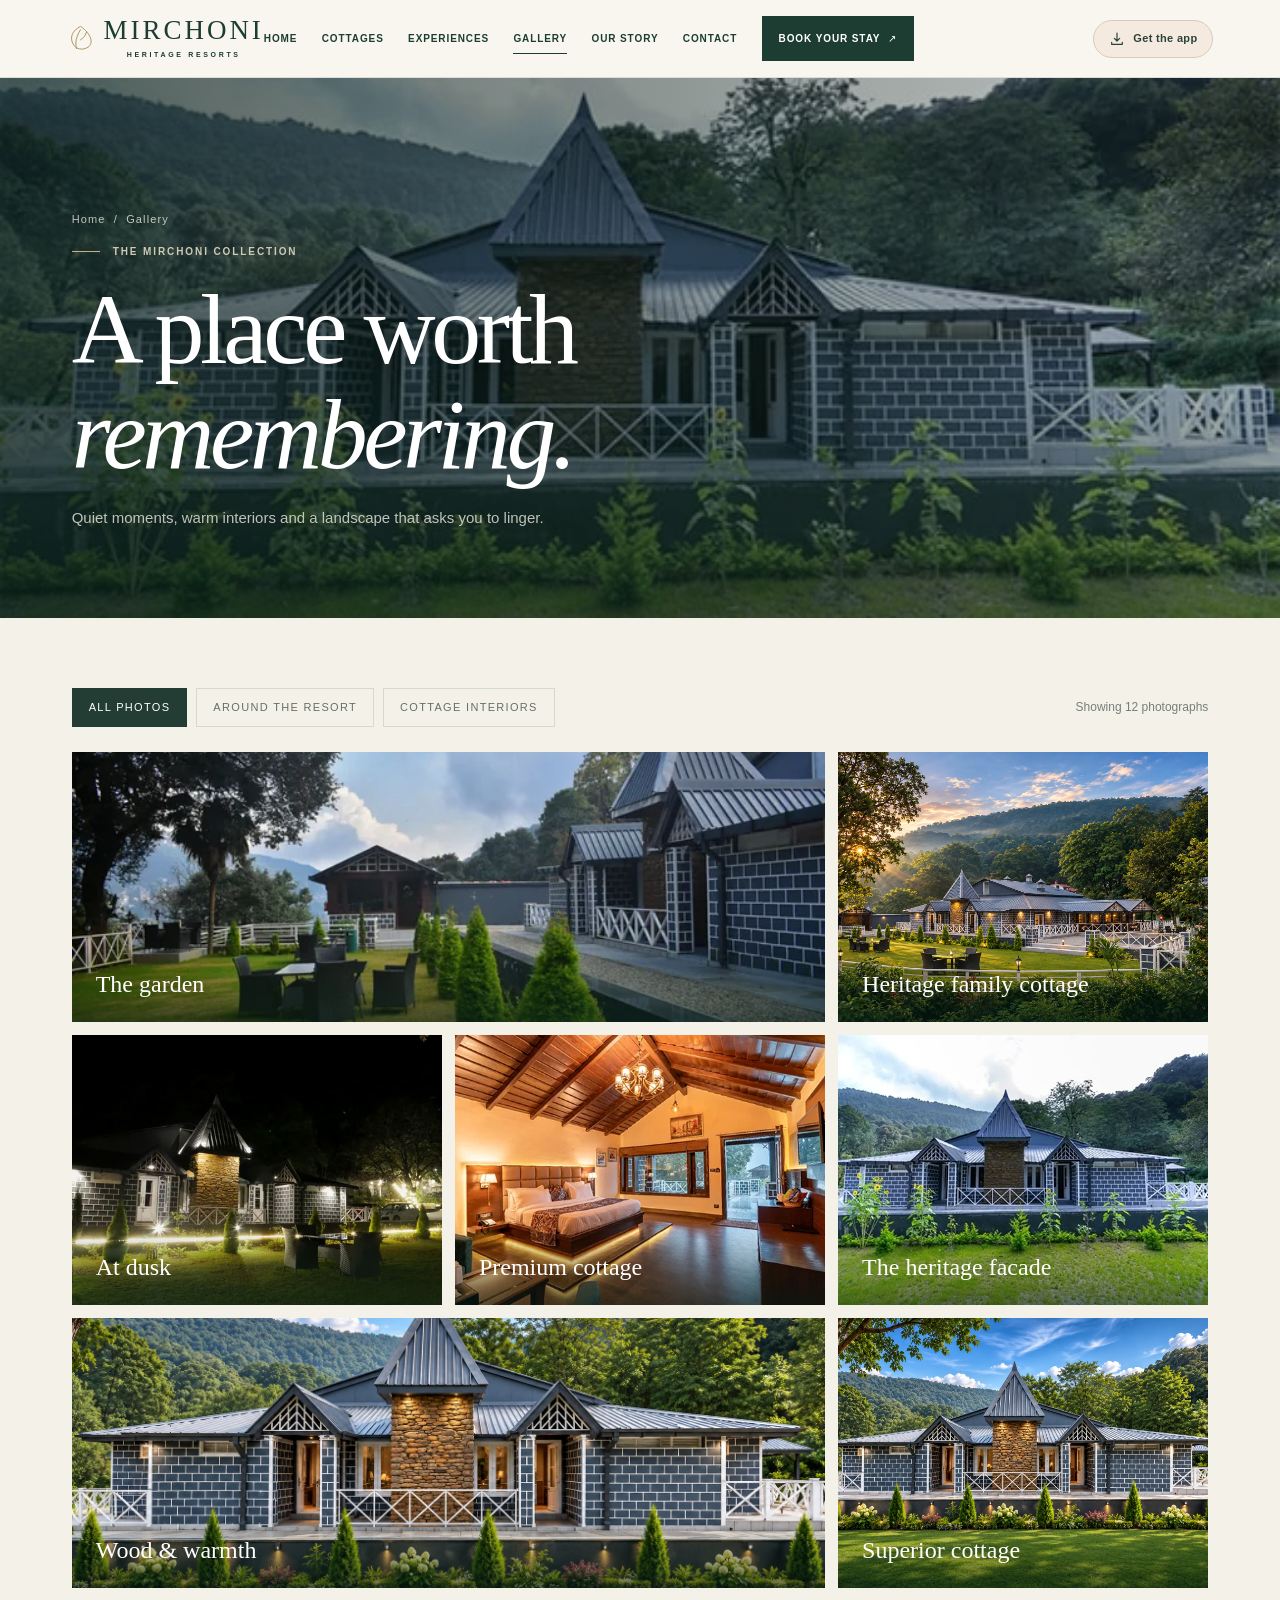
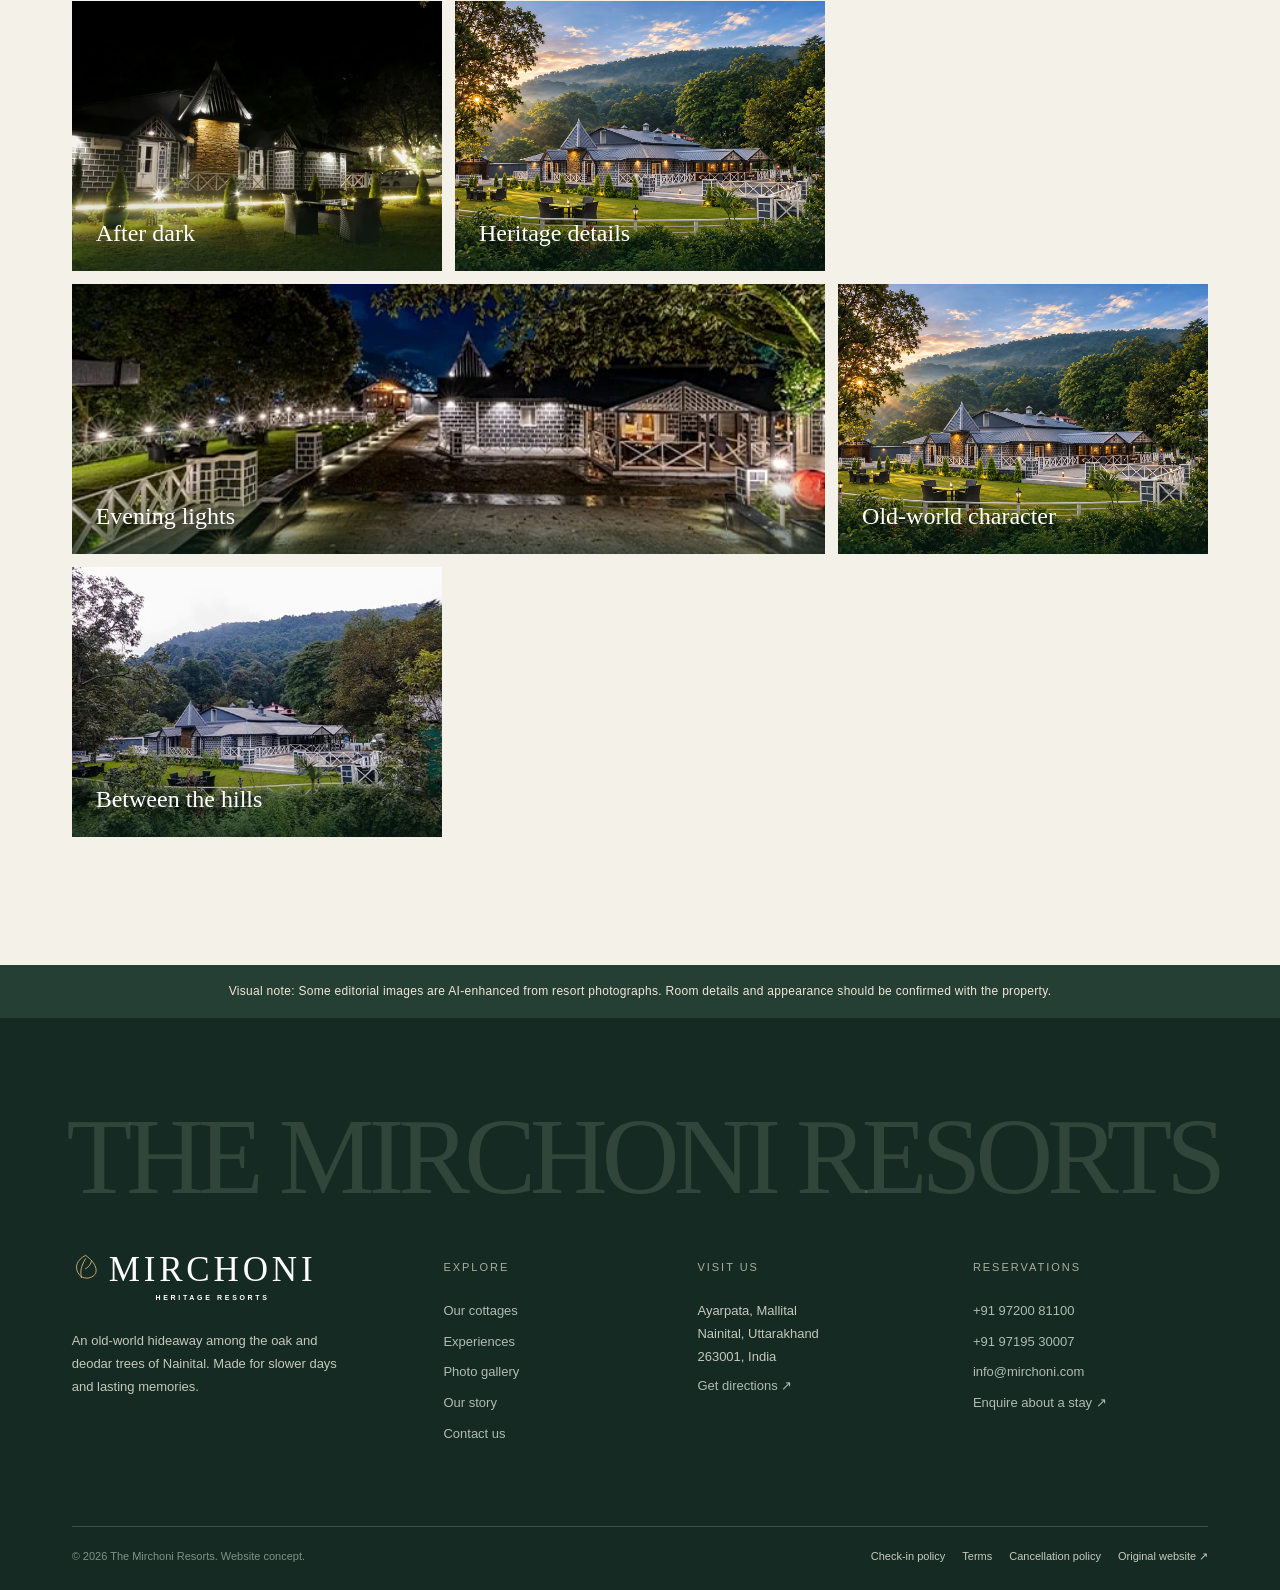
<file: gallery.html>
<!DOCTYPE html>

<html lang="en"><head><meta charset="utf-8"/><meta content="width=device-width,initial-scale=1" name="viewport"/><meta content="#183e33" name="theme-color"/><meta content="Explore official photographs of the gardens, heritage cottages and interiors at Mirchoni Resorts, Nainital." name="description"/><title>Photo gallery | Mirchoni Resorts, Nainital</title><link href="assets/img/favicon.svg" rel="icon" type="image/svg+xml"/><link href="assets/css/style.css" rel="stylesheet"/><link crossorigin="" href="https://mirchoni.com" rel="preconnect"/><meta content="website" property="og:type"/><meta content="Photo gallery — Mirchoni Resorts" property="og:title"/><meta content="Explore official photographs of the gardens, heritage cottages and interiors at Mirchoni Resorts, Nainital." property="og:description"/><meta content="assets/img/ai/sunset-gardens.webp" property="og:image"/><script defer="" src="assets/js/main.js"></script><link href="assets/css/signature.css" rel="stylesheet"/><script defer="" src="assets/js/signature.js"></script><link href="manifest.webmanifest" rel="manifest"/><meta content="yes" name="apple-mobile-web-app-capable"/><meta content="default" name="apple-mobile-web-app-status-bar-style"/><meta content="Mirchoni" name="apple-mobile-web-app-title"/><link href="assets/img/app-icon-192.png" rel="apple-touch-icon"/><link href="assets/css/pwa.css" rel="stylesheet"/><script defer="" src="assets/js/pwa.js"></script><link href="assets/css/polish.css" rel="stylesheet"/><script defer="" src="assets/js/image-manager.js"></script><link href="assets/css/v6.css" rel="stylesheet"/></head><body class="signature-site signature-inner"><a class="skip-link" href="#main">Skip to main content</a><header class="site-header inner-header" id="site-header"><a aria-label="Mirchoni Resorts home" class="brand" href="index.html"><svg aria-hidden="true" class="brand-mark" fill="none" viewbox="0 0 40 44"><path d="M20 4C7 11 4 21 9 30c4 8 14 10 22 5C40 29 36 15 20 4Z" stroke="currentColor" stroke-width="1.35"></path><path d="M20 9c-7 12-8 18-6 28M20 24c5-3 8-7 9-12" stroke="currentColor" stroke-linecap="round" stroke-width="1.35"></path></svg><span class="brand-text"><span class="logo-main">MIRCHONI</span><span class="logo-sub">HERITAGE RESORTS</span></span></a><nav aria-label="Main navigation" class="nav-links"><a class="" href="index.html">Home</a><a class="" href="stays.html">Cottages</a><a class="" href="experiences.html">Experiences</a><a class="active" href="gallery.html">Gallery</a><a class="" href="story.html">Our story</a><a class="" href="contact.html">Contact</a><a class="nav-book" data-book="any" href="#">Book your stay  ↗</a></nav><button aria-controls="mobile-menu" aria-expanded="false" aria-label="Open navigation" class="menu-toggle" id="menu-toggle"><span></span><span></span></button></header><nav aria-label="Mobile navigation" class="mobile-menu" id="mobile-menu"><a href="index.html">Home</a><a href="stays.html">Cottages</a><a href="experiences.html">Experiences</a><a href="gallery.html">Gallery</a><a href="story.html">Our story</a><a href="contact.html">Contact</a><a data-book="any" href="#">Check availability ↗</a></nav><main id="main"><section class="page-hero has-image"><img alt="Original resort photograph" class="" data-image-kind="original" decoding="async" fetchpriority="high" loading="eager" sizes="(max-width: 640px) 100vw, 1536px" src="assets/img/real/exterior-day.webp" srcset="assets/img/real/exterior-day-mobile.webp 768w, assets/img/real/exterior-day.webp 1536w"/><div class="container page-hero-content"><div class="breadcrumbs"><a href="index.html">Home</a>  /  Gallery</div><span class="eyebrow light">THE MIRCHONI COLLECTION</span><h1>A place worth<br/><em>remembering.</em></h1><p>Quiet moments, warm interiors and a landscape that asks you to linger.</p></div></section><section class="section" style="padding-top:70px"><div class="container"><div class="gallery-tools"><div aria-label="Filter photos" class="filter-bar" data-filter-group="gallerygroup" role="group" style="margin:0"><button aria-pressed="true" class="filter-btn" data-filter="all" type="button">All photos</button><button aria-pressed="false" class="filter-btn" data-filter="outside" type="button">Around the resort</button><button aria-pressed="false" class="filter-btn" data-filter="interiors" type="button">Cottage interiors</button></div><div class="count" data-count="">Showing 12 photographs</div></div><div class="gallery-grid"><button aria-label="View photo: The garden" class="wide" data-caption="The garden" data-full="assets/img/real/garden-day.webp" data-gallerygroup="outside" data-lightbox="" type="button"><img alt="Original resort photograph" class="" data-image-kind="original" decoding="async" loading="lazy" sizes="(max-width: 640px) 100vw, 1536px" src="assets/img/real/garden-day.webp" srcset="assets/img/real/garden-day-mobile.webp 768w, assets/img/real/garden-day.webp 1536w"/><span class="image-caption">The garden</span></button><button aria-label="View photo: Heritage family cottage" class="" data-caption="AI-enhanced conceptual view · confirm actual room imagery" data-full="assets/img/ai/sunset-gardens.webp" data-gallerygroup="interiors" data-lightbox="" type="button"><img alt="AI-enhanced architectural visualization inspired by photographs of Mirchoni Resorts" class="" data-image-kind="ai-enhanced" decoding="async" loading="lazy" sizes="(max-width: 640px) 100vw, 1536px" src="assets/img/ai/sunset-gardens.webp" srcset="assets/img/ai/sunset-gardens-mobile.webp 768w, assets/img/ai/sunset-gardens.webp 1536w"/><span class="image-caption">Heritage family cottage</span></button><button aria-label="View photo: At dusk" class="" data-caption="At dusk" data-full="assets/img/real/night-cottages.webp" data-gallerygroup="outside" data-lightbox="" type="button"><img alt="Original resort photograph" class="" data-image-kind="original" decoding="async" loading="lazy" sizes="(max-width: 640px) 100vw, 1536px" src="assets/img/real/night-cottages.webp" srcset="assets/img/real/night-cottages-mobile.webp 768w, assets/img/real/night-cottages.webp 1536w"/><span class="image-caption">At dusk</span></button><button aria-label="View photo: Premium cottage" class="" data-caption="Premium cottage" data-full="assets/img/real/premium-room.webp" data-gallerygroup="interiors" data-lightbox="" type="button"><img alt="Original resort photograph" class="" data-image-kind="original" decoding="async" loading="lazy" sizes="(max-width: 640px) 100vw, 1536px" src="assets/img/real/premium-room.webp" srcset="assets/img/real/premium-room-mobile.webp 768w, assets/img/real/premium-room.webp 1536w"/><span class="image-caption">Premium cottage</span></button><button aria-label="View photo: The heritage facade" class="" data-caption="The heritage facade" data-full="assets/img/real/exterior-day.webp" data-gallerygroup="outside" data-lightbox="" type="button"><img alt="Original resort photograph" class="" data-image-kind="original" decoding="async" loading="lazy" sizes="(max-width: 640px) 100vw, 1536px" src="assets/img/real/exterior-day.webp" srcset="assets/img/real/exterior-day-mobile.webp 768w, assets/img/real/exterior-day.webp 1536w"/><span class="image-caption">The heritage facade</span></button><button aria-label="View photo: Wood &amp; warmth" class="wide" data-caption="AI-enhanced conceptual view · confirm actual room imagery" data-full="assets/img/ai/heritage-facade.webp" data-gallerygroup="interiors" data-lightbox="" type="button"><img alt="AI-enhanced architectural visualization inspired by photographs of Mirchoni Resorts" class="" data-image-kind="ai-enhanced" decoding="async" loading="lazy" sizes="(max-width: 640px) 100vw, 1536px" src="assets/img/ai/heritage-facade.webp" srcset="assets/img/ai/heritage-facade-mobile.webp 768w, assets/img/ai/heritage-facade.webp 1536w"/><span class="image-caption">Wood &amp; warmth</span></button><button aria-label="View photo: Superior cottage" class="" data-caption="AI-enhanced conceptual view · confirm actual room imagery" data-full="assets/img/ai/heritage-facade.webp" data-gallerygroup="interiors" data-lightbox="" type="button"><img alt="AI-enhanced architectural visualization inspired by photographs of Mirchoni Resorts" class="" data-image-kind="ai-enhanced" decoding="async" loading="lazy" sizes="(max-width: 640px) 100vw, 1536px" src="assets/img/ai/heritage-facade.webp" srcset="assets/img/ai/heritage-facade-mobile.webp 768w, assets/img/ai/heritage-facade.webp 1536w"/><span class="image-caption">Superior cottage</span></button><button aria-label="View photo: After dark" class="" data-caption="After dark" data-full="assets/img/real/night-cottages.webp" data-gallerygroup="outside" data-lightbox="" type="button"><img alt="Original resort photograph" class="" data-image-kind="original" decoding="async" loading="lazy" sizes="(max-width: 640px) 100vw, 1536px" src="assets/img/real/night-cottages.webp" srcset="assets/img/real/night-cottages-mobile.webp 768w, assets/img/real/night-cottages.webp 1536w"/><span class="image-caption">After dark</span></button><button aria-label="View photo: Heritage details" class="" data-caption="AI-enhanced conceptual view · confirm actual room imagery" data-full="assets/img/ai/sunset-gardens.webp" data-gallerygroup="interiors" data-lightbox="" type="button"><img alt="AI-enhanced architectural visualization inspired by photographs of Mirchoni Resorts" class="" data-image-kind="ai-enhanced" decoding="async" loading="lazy" sizes="(max-width: 640px) 100vw, 1536px" src="assets/img/ai/sunset-gardens.webp" srcset="assets/img/ai/sunset-gardens-mobile.webp 768w, assets/img/ai/sunset-gardens.webp 1536w"/><span class="image-caption">Heritage details</span></button><button aria-label="View photo: Evening lights" class="wide" data-caption="Evening lights" data-full="assets/img/real/night-walkway.webp" data-gallerygroup="outside" data-lightbox="" type="button"><img alt="Original resort photograph" class="" data-image-kind="original" decoding="async" loading="lazy" sizes="(max-width: 640px) 100vw, 1536px" src="assets/img/real/night-walkway.webp" srcset="assets/img/real/night-walkway-mobile.webp 768w, assets/img/real/night-walkway.webp 1536w"/><span class="image-caption">Evening lights</span></button><button aria-label="View photo: Old-world character" class="" data-caption="AI-enhanced conceptual view · confirm actual room imagery" data-full="assets/img/ai/sunset-gardens.webp" data-gallerygroup="interiors" data-lightbox="" type="button"><img alt="AI-enhanced architectural visualization inspired by photographs of Mirchoni Resorts" class="" data-image-kind="ai-enhanced" decoding="async" loading="lazy" sizes="(max-width: 640px) 100vw, 1536px" src="assets/img/ai/sunset-gardens.webp" srcset="assets/img/ai/sunset-gardens-mobile.webp 768w, assets/img/ai/sunset-gardens.webp 1536w"/><span class="image-caption">Old-world character</span></button><button aria-label="View photo: Between the hills" class="" data-caption="Between the hills" data-full="assets/img/real/estate-hills.webp" data-gallerygroup="outside" data-lightbox="" type="button"><img alt="Original resort photograph" class="" data-image-kind="original" decoding="async" loading="lazy" sizes="(max-width: 640px) 100vw, 1536px" src="assets/img/real/estate-hills.webp" srcset="assets/img/real/estate-hills-mobile.webp 768w, assets/img/real/estate-hills.webp 1536w"/><span class="image-caption">Between the hills</span></button></div></div></section></main><div class="visual-integrity-notice">Visual note: Some editorial images are AI-enhanced from resort photographs. Room details and appearance should be confirmed with the property.</div><footer class="footer"><div class="container"><div class="footer-top"><div><a aria-label="Mirchoni Resorts home" class="brand" href="index.html"><svg aria-hidden="true" class="brand-mark" fill="none" viewbox="0 0 40 44"><path d="M20 4C7 11 4 21 9 30c4 8 14 10 22 5C40 29 36 15 20 4Z" stroke="currentColor" stroke-width="1.35"></path><path d="M20 9c-7 12-8 18-6 28M20 24c5-3 8-7 9-12" stroke="currentColor" stroke-linecap="round" stroke-width="1.35"></path></svg><span class="brand-text"><span class="logo-main">MIRCHONI</span><span class="logo-sub">HERITAGE RESORTS</span></span></a><p class="footer-description">An old-world hideaway among the oak and deodar trees of Nainital. Made for slower days and lasting memories.</p></div><div class="footer-col"><div class="footer-title">Explore</div><a href="stays.html">Our cottages</a><a href="experiences.html">Experiences</a><a href="gallery.html">Photo gallery</a><a href="story.html">Our story</a><a href="contact.html">Contact us</a></div><div class="footer-col"><div class="footer-title">Visit us</div><p>Ayarpata, Mallital<br/>Nainital, Uttarakhand<br/>263001, India</p><a href="https://www.google.com/maps/search/?api=1&amp;query=Mirchoni+Resorts+Nainital" rel="noopener noreferrer" target="_blank">Get directions ↗</a></div><div class="footer-col"><div class="footer-title">Reservations</div><a href="tel:+919720081100">+91 97200 81100</a><a href="tel:+919719530007">+91 97195 30007</a><a href="mailto:info@mirchoni.com">info@mirchoni.com</a><a data-book="any" href="#">Enquire about a stay ↗</a></div></div><div class="footer-bottom"><span>© 2026 The Mirchoni Resorts. Website concept.</span><div class="footer-bottom-links"><a href="https://mirchoni.com/check-in-policy/" rel="noopener noreferrer" target="_blank">Check-in policy</a><a href="https://mirchoni.com/terms-and-conditions/" rel="noopener noreferrer" target="_blank">Terms</a><a href="https://mirchoni.com/cancellation-policy/" rel="noopener noreferrer" target="_blank">Cancellation policy</a><a href="https://mirchoni.com/" rel="noopener noreferrer" target="_blank">Original website ↗</a></div></div></div></footer><div aria-hidden="true" aria-labelledby="reserve-title" aria-modal="true" class="modal" id="reserve-modal" role="dialog"><div class="modal-backdrop" data-close-modal=""></div><section class="modal-panel"><button aria-label="Close inquiry" class="modal-close" type="button">×</button><span class="eyebrow">The beginning of a beautiful stay</span><h2 id="reserve-title">Plan your <em>escape.</em></h2><p>Share your preferred dates and we’ll prepare a WhatsApp message to the resort. This is an enquiry, not a confirmed booking.</p><form class="modal-form" id="reserve-form"><label class="form-field full"><span>Your cottage</span><select id="reserve-room" name="room" required=""><option value="Any cottage">Any cottage / please advise</option><option value="Superior Cottage">Superior Cottage</option><option value="Premium Cottage">Premium Cottage</option><option value="Premium Heritage Cottage">Premium Heritage Cottage</option><option value="Heritage Family Cottage">Heritage Family Cottage</option></select></label><label class="form-field"><span>Check-in</span><input id="reserve-arrival" name="arrival" required="" type="date"/></label><label class="form-field"><span>Check-out</span><input id="reserve-departure" name="departure" required="" type="date"/></label><label class="form-field"><span>Guests</span><select id="reserve-guests" name="guests" required=""><option value="1 adult">1 guest</option><option selected="" value="2 adults">2 guests</option><option value="3 guests">3 guests</option><option value="4 guests">4 guests</option></select></label><label class="form-field"><span>Name</span><input autocomplete="name" minlength="2" name="guestName" placeholder="Your name" required="" type="text"/></label><label class="form-field"><span>Contact number</span><input autocomplete="tel" minlength="8" name="phone" placeholder="Your phone number" required="" type="tel"/></label><label class="form-field"><span>Anything else?</span><input name="message" placeholder="Special requests (optional)" type="text"/></label><button class="btn" type="submit">Continue to WhatsApp <span class="icon-arrow">↗</span></button><p class="form-note">You will review the message in WhatsApp before sending. Availability, meals, final prices and taxes must be confirmed by the resort.</p></form></section></div><div aria-hidden="true" aria-label="Photo viewer" aria-modal="true" class="lightbox" id="lightbox" role="dialog"><div id="lightbox-backdrop" style="position:absolute;inset:0"></div><button aria-label="Close gallery" class="lightbox-close" id="lightbox-close">×</button><button aria-label="Previous photo" class="lightbox-arrow lightbox-prev" id="lightbox-prev">‹</button><img alt="Resort photo" id="lightbox-image" src="assets/img/fallback.svg"/><button aria-label="Next photo" class="lightbox-arrow lightbox-next" id="lightbox-next">›</button><span aria-live="polite" class="lightbox-counter" id="lightbox-counter"></span></div><div class="mobile-booking"><button data-book="any" type="button">Enquire about your stay   ↗</button></div></body></html>
</file>
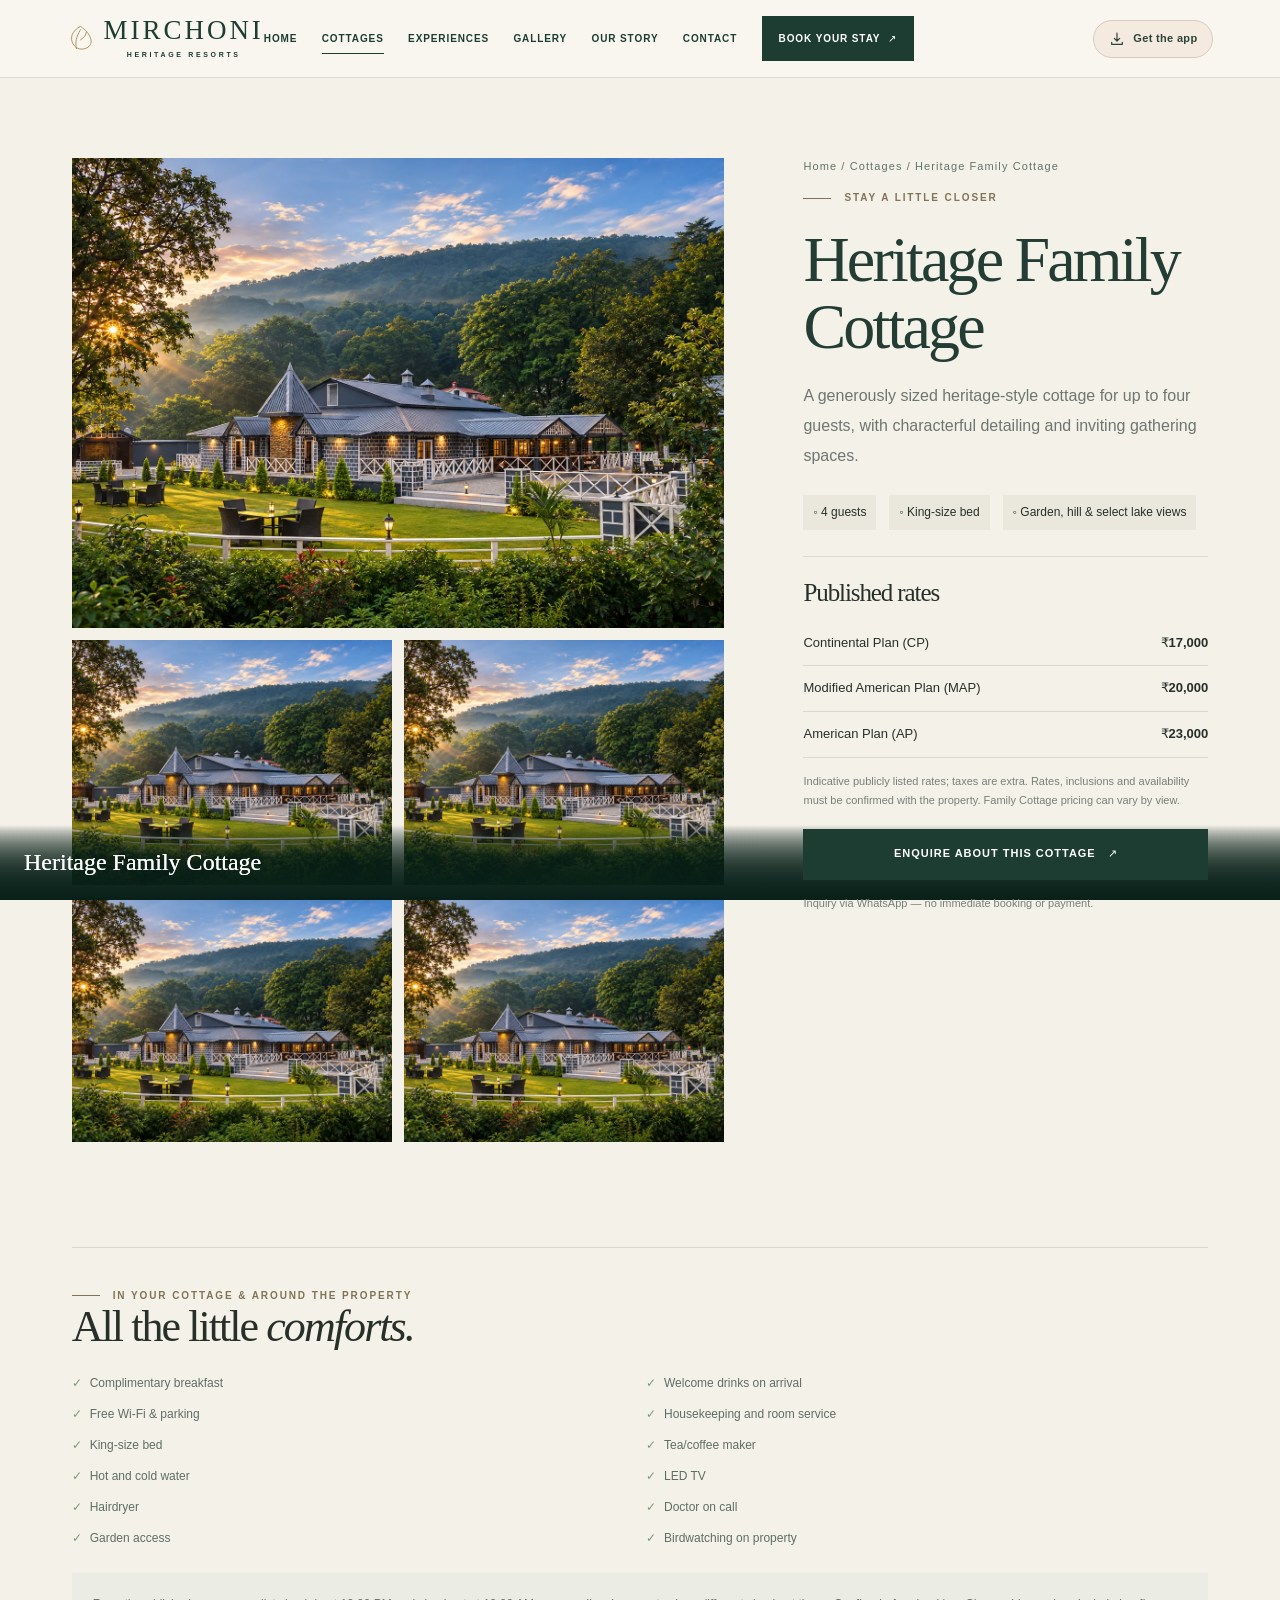
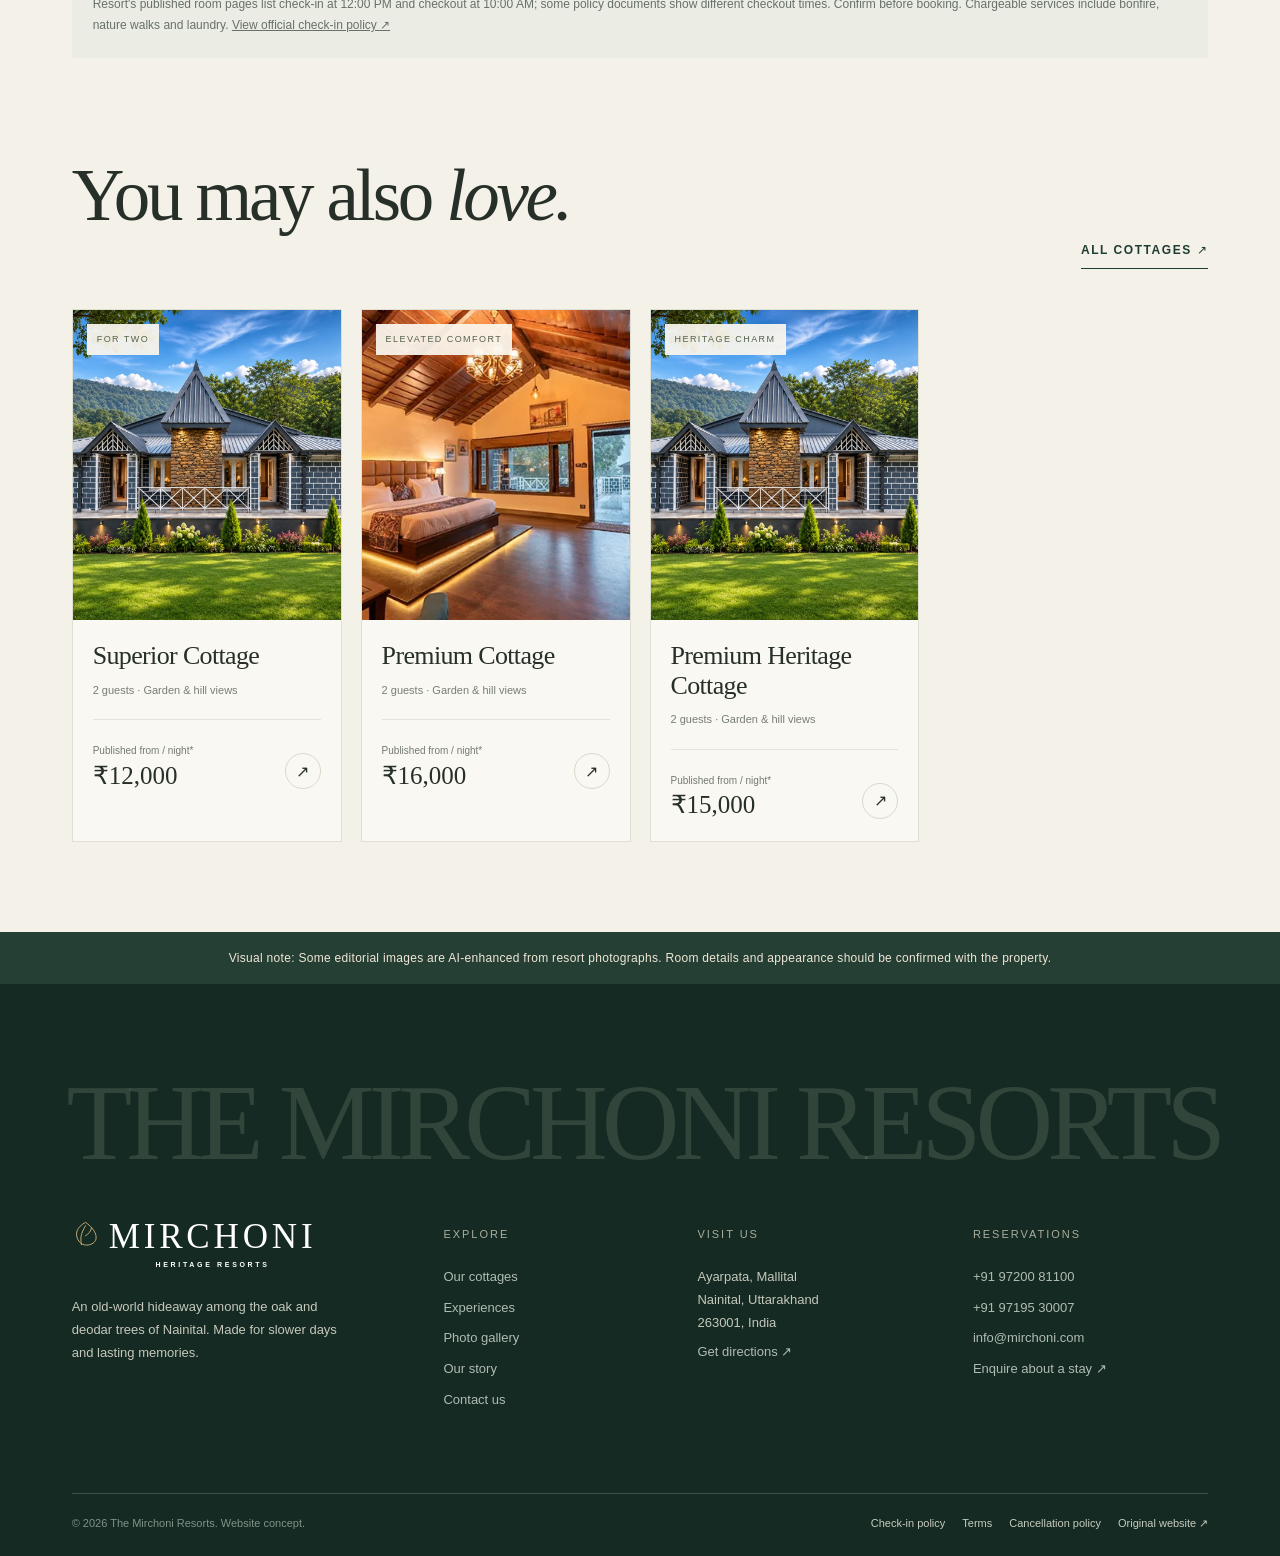
<file: heritage-family-cottage.html>
<!DOCTYPE html>

<html lang="en"><head><meta charset="utf-8"/><meta content="width=device-width,initial-scale=1" name="viewport"/><meta content="#183e33" name="theme-color"/><meta content="Explore the Heritage Family Cottage at Mirchoni Resorts, Nainital: garden and hill views, features, official indicative rates and reservation enquiries." name="description"/><title>Heritage Family Cottage | Mirchoni Resorts, Nainital</title><link href="assets/img/favicon.svg" rel="icon" type="image/svg+xml"/><link href="assets/css/style.css" rel="stylesheet"/><link crossorigin="" href="https://mirchoni.com" rel="preconnect"/><meta content="website" property="og:type"/><meta content="Heritage Family Cottage — Mirchoni Resorts" property="og:title"/><meta content="Explore the Heritage Family Cottage at Mirchoni Resorts, Nainital: garden and hill views, features, official indicative rates and reservation enquiries." property="og:description"/><meta content="assets/img/ai/sunset-gardens.webp" property="og:image"/><script defer="" src="assets/js/main.js"></script><link href="assets/css/signature.css" rel="stylesheet"/><script defer="" src="assets/js/signature.js"></script><link href="manifest.webmanifest" rel="manifest"/><meta content="yes" name="apple-mobile-web-app-capable"/><meta content="default" name="apple-mobile-web-app-status-bar-style"/><meta content="Mirchoni" name="apple-mobile-web-app-title"/><link href="assets/img/app-icon-192.png" rel="apple-touch-icon"/><link href="assets/css/pwa.css" rel="stylesheet"/><script defer="" src="assets/js/pwa.js"></script><link href="assets/css/polish.css" rel="stylesheet"/><script defer="" src="assets/js/image-manager.js"></script><link href="assets/css/v6.css" rel="stylesheet"/></head><body class="signature-site signature-inner"><a class="skip-link" href="#main">Skip to main content</a><header class="site-header inner-header" id="site-header"><a aria-label="Mirchoni Resorts home" class="brand" href="index.html"><svg aria-hidden="true" class="brand-mark" fill="none" viewbox="0 0 40 44"><path d="M20 4C7 11 4 21 9 30c4 8 14 10 22 5C40 29 36 15 20 4Z" stroke="currentColor" stroke-width="1.35"></path><path d="M20 9c-7 12-8 18-6 28M20 24c5-3 8-7 9-12" stroke="currentColor" stroke-linecap="round" stroke-width="1.35"></path></svg><span class="brand-text"><span class="logo-main">MIRCHONI</span><span class="logo-sub">HERITAGE RESORTS</span></span></a><nav aria-label="Main navigation" class="nav-links"><a class="" href="index.html">Home</a><a class="active" href="stays.html">Cottages</a><a class="" href="experiences.html">Experiences</a><a class="" href="gallery.html">Gallery</a><a class="" href="story.html">Our story</a><a class="" href="contact.html">Contact</a><a class="nav-book" data-book="any" href="#">Book your stay  ↗</a></nav><button aria-controls="mobile-menu" aria-expanded="false" aria-label="Open navigation" class="menu-toggle" id="menu-toggle"><span></span><span></span></button></header><nav aria-label="Mobile navigation" class="mobile-menu" id="mobile-menu"><a href="index.html">Home</a><a href="stays.html">Cottages</a><a href="experiences.html">Experiences</a><a href="gallery.html">Gallery</a><a href="story.html">Our story</a><a href="contact.html">Contact</a><a data-book="any" href="#">Check availability ↗</a></nav><main id="main"><section class="room-layout container"><div class="room-gallery"><button aria-label="View photo: Heritage Family Cottage" class="" data-caption="AI-enhanced conceptual view · confirm actual room imagery" data-full="assets/img/ai/sunset-gardens.webp" data-gallerygroup="interiors" data-lightbox="" type="button"><img alt="AI-enhanced architectural visualization inspired by photographs of Mirchoni Resorts" class="" data-image-kind="ai-enhanced" decoding="async" loading="lazy" sizes="(max-width: 640px) 100vw, 1536px" src="assets/img/ai/sunset-gardens.webp" srcset="assets/img/ai/sunset-gardens-mobile.webp 768w, assets/img/ai/sunset-gardens.webp 1536w"/><span class="image-caption">Heritage Family Cottage</span></button><button aria-label="View photo: Heritage Family Cottage" class="" data-caption="AI-enhanced conceptual view · confirm actual room imagery" data-full="assets/img/ai/sunset-gardens.webp" data-gallerygroup="interiors" data-lightbox="" type="button"><img alt="AI-enhanced architectural visualization inspired by photographs of Mirchoni Resorts" class="" data-image-kind="ai-enhanced" decoding="async" loading="lazy" sizes="(max-width: 640px) 100vw, 1536px" src="assets/img/ai/sunset-gardens.webp" srcset="assets/img/ai/sunset-gardens-mobile.webp 768w, assets/img/ai/sunset-gardens.webp 1536w"/><span class="image-caption">Heritage Family Cottage</span></button><button aria-label="View photo: Heritage Family Cottage" class="" data-caption="AI-enhanced conceptual view · confirm actual room imagery" data-full="assets/img/ai/sunset-gardens.webp" data-gallerygroup="interiors" data-lightbox="" type="button"><img alt="AI-enhanced architectural visualization inspired by photographs of Mirchoni Resorts" class="" data-image-kind="ai-enhanced" decoding="async" loading="lazy" sizes="(max-width: 640px) 100vw, 1536px" src="assets/img/ai/sunset-gardens.webp" srcset="assets/img/ai/sunset-gardens-mobile.webp 768w, assets/img/ai/sunset-gardens.webp 1536w"/><span class="image-caption">Heritage Family Cottage</span></button><button aria-label="View photo: Heritage Family Cottage" class="" data-caption="AI-enhanced conceptual view · confirm actual room imagery" data-full="assets/img/ai/sunset-gardens.webp" data-gallerygroup="interiors" data-lightbox="" type="button"><img alt="AI-enhanced architectural visualization inspired by photographs of Mirchoni Resorts" class="" data-image-kind="ai-enhanced" decoding="async" loading="lazy" sizes="(max-width: 640px) 100vw, 1536px" src="assets/img/ai/sunset-gardens.webp" srcset="assets/img/ai/sunset-gardens-mobile.webp 768w, assets/img/ai/sunset-gardens.webp 1536w"/><span class="image-caption">Heritage Family Cottage</span></button><button aria-label="View photo: Heritage Family Cottage" class="" data-caption="AI-enhanced conceptual view · confirm actual room imagery" data-full="assets/img/ai/sunset-gardens.webp" data-gallerygroup="interiors" data-lightbox="" type="button"><img alt="AI-enhanced architectural visualization inspired by photographs of Mirchoni Resorts" class="" data-image-kind="ai-enhanced" decoding="async" loading="lazy" sizes="(max-width: 640px) 100vw, 1536px" src="assets/img/ai/sunset-gardens.webp" srcset="assets/img/ai/sunset-gardens-mobile.webp 768w, assets/img/ai/sunset-gardens.webp 1536w"/><span class="image-caption">Heritage Family Cottage</span></button></div><div class="room-detail"><div class="breadcrumbs" style="color:#617568"><a href="index.html">Home</a> / <a href="stays.html">Cottages</a> / Heritage Family Cottage</div><span class="eyebrow">Stay a little closer</span><h1>Heritage Family Cottage</h1><p class="summary">A generously sized heritage-style cottage for up to four guests, with characterful detailing and inviting gathering spaces.</p><div class="attrs"><span class="attr">◦ 4 guests</span><span class="attr">◦ King-size bed</span><span class="attr">◦ Garden, hill &amp; select lake views</span></div><div class="rates"><h3>Published rates</h3><div class="rates-row"><span>Continental Plan (CP)</span><b>₹17,000</b></div><div class="rates-row"><span>Modified American Plan (MAP)</span><b>₹20,000</b></div><div class="rates-row"><span>American Plan (AP)</span><b>₹23,000</b></div></div><p class="detail-disclaimer">Indicative publicly listed rates; taxes are extra. Rates, inclusions and availability must be confirmed with the property. Family Cottage pricing can vary by view.</p><button class="btn btn-full" data-book="Heritage Family Cottage" type="button">Enquire about this cottage   ↗</button><p class="detail-disclaimer">Inquiry via WhatsApp — no immediate booking or payment.</p></div></section><section class="container room-amenities"><span class="eyebrow">In your cottage &amp; around the property</span><h2>All the little <em>comforts.</em></h2><ul class="amenities-list" style="padding:0;margin:0"><li>Complimentary breakfast</li><li>Welcome drinks on arrival</li><li>Free Wi-Fi &amp; parking</li><li>Housekeeping and room service</li><li>King-size bed</li><li>Tea/coffee maker</li><li>Hot and cold water</li><li>LED TV</li><li>Hairdryer</li><li>Doctor on call</li><li>Garden access</li><li>Birdwatching on property</li></ul><div class="policy-box">Resort's published room pages list check-in at 12:00 PM and checkout at 10:00 AM; some policy documents show different checkout times. Confirm before booking. Chargeable services include bonfire, nature walks and laundry. <a href="https://mirchoni.com/check-in-policy/" rel="noopener noreferrer" target="_blank">View official check-in policy ↗</a></div></section><section class="container related"><div class="section-top"><h2>You may also <em>love.</em></h2><a class="line-link" href="stays.html">All cottages ↗</a></div><div class="stays-grid"><article class="stay-card reveal" data-roomcategory="couples"><a aria-label="Explore Superior Cottage" class="stay-image" href="superior-cottage.html"><img alt="AI-enhanced architectural visualization inspired by photographs of Mirchoni Resorts" class="" data-image-kind="ai-enhanced" decoding="async" loading="lazy" sizes="(max-width: 640px) 100vw, 1536px" src="assets/img/ai/heritage-facade.webp" srcset="assets/img/ai/heritage-facade-mobile.webp 768w, assets/img/ai/heritage-facade.webp 1536w"/><span class="stay-label">For two</span></a><div class="stay-body"><h3>Superior Cottage</h3><p class="stay-meta">2 guests <span aria-hidden="true">·</span> Garden &amp; hill views</p><div class="stay-foot"><div><span class="price-label">Published from / night*</span><div class="price">₹12,000</div></div><a aria-label="View Superior Cottage" class="circle-arrow" href="superior-cottage.html">↗</a></div></div></article><article class="stay-card reveal" data-roomcategory="couples"><a aria-label="Explore Premium Cottage" class="stay-image" href="premium-cottage.html"><img alt="Original resort photograph" class="" data-image-kind="original" decoding="async" loading="lazy" sizes="(max-width: 640px) 100vw, 1536px" src="assets/img/real/premium-room.webp" srcset="assets/img/real/premium-room-mobile.webp 768w, assets/img/real/premium-room.webp 1536w"/><span class="stay-label">Elevated comfort</span></a><div class="stay-body"><h3>Premium Cottage</h3><p class="stay-meta">2 guests <span aria-hidden="true">·</span> Garden &amp; hill views</p><div class="stay-foot"><div><span class="price-label">Published from / night*</span><div class="price">₹16,000</div></div><a aria-label="View Premium Cottage" class="circle-arrow" href="premium-cottage.html">↗</a></div></div></article><article class="stay-card reveal" data-roomcategory="heritage"><a aria-label="Explore Premium Heritage Cottage" class="stay-image" href="premium-heritage-cottage.html"><img alt="AI-enhanced architectural visualization inspired by photographs of Mirchoni Resorts" class="" data-image-kind="ai-enhanced" decoding="async" loading="lazy" sizes="(max-width: 640px) 100vw, 1536px" src="assets/img/ai/heritage-facade.webp" srcset="assets/img/ai/heritage-facade-mobile.webp 768w, assets/img/ai/heritage-facade.webp 1536w"/><span class="stay-label">Heritage charm</span></a><div class="stay-body"><h3>Premium Heritage Cottage</h3><p class="stay-meta">2 guests <span aria-hidden="true">·</span> Garden &amp; hill views</p><div class="stay-foot"><div><span class="price-label">Published from / night*</span><div class="price">₹15,000</div></div><a aria-label="View Premium Heritage Cottage" class="circle-arrow" href="premium-heritage-cottage.html">↗</a></div></div></article></div></section></main><div class="visual-integrity-notice">Visual note: Some editorial images are AI-enhanced from resort photographs. Room details and appearance should be confirmed with the property.</div><footer class="footer"><div class="container"><div class="footer-top"><div><a aria-label="Mirchoni Resorts home" class="brand" href="index.html"><svg aria-hidden="true" class="brand-mark" fill="none" viewbox="0 0 40 44"><path d="M20 4C7 11 4 21 9 30c4 8 14 10 22 5C40 29 36 15 20 4Z" stroke="currentColor" stroke-width="1.35"></path><path d="M20 9c-7 12-8 18-6 28M20 24c5-3 8-7 9-12" stroke="currentColor" stroke-linecap="round" stroke-width="1.35"></path></svg><span class="brand-text"><span class="logo-main">MIRCHONI</span><span class="logo-sub">HERITAGE RESORTS</span></span></a><p class="footer-description">An old-world hideaway among the oak and deodar trees of Nainital. Made for slower days and lasting memories.</p></div><div class="footer-col"><div class="footer-title">Explore</div><a href="stays.html">Our cottages</a><a href="experiences.html">Experiences</a><a href="gallery.html">Photo gallery</a><a href="story.html">Our story</a><a href="contact.html">Contact us</a></div><div class="footer-col"><div class="footer-title">Visit us</div><p>Ayarpata, Mallital<br/>Nainital, Uttarakhand<br/>263001, India</p><a href="https://www.google.com/maps/search/?api=1&amp;query=Mirchoni+Resorts+Nainital" rel="noopener noreferrer" target="_blank">Get directions ↗</a></div><div class="footer-col"><div class="footer-title">Reservations</div><a href="tel:+919720081100">+91 97200 81100</a><a href="tel:+919719530007">+91 97195 30007</a><a href="mailto:info@mirchoni.com">info@mirchoni.com</a><a data-book="any" href="#">Enquire about a stay ↗</a></div></div><div class="footer-bottom"><span>© 2026 The Mirchoni Resorts. Website concept.</span><div class="footer-bottom-links"><a href="https://mirchoni.com/check-in-policy/" rel="noopener noreferrer" target="_blank">Check-in policy</a><a href="https://mirchoni.com/terms-and-conditions/" rel="noopener noreferrer" target="_blank">Terms</a><a href="https://mirchoni.com/cancellation-policy/" rel="noopener noreferrer" target="_blank">Cancellation policy</a><a href="https://mirchoni.com/" rel="noopener noreferrer" target="_blank">Original website ↗</a></div></div></div></footer><div aria-hidden="true" aria-labelledby="reserve-title" aria-modal="true" class="modal" id="reserve-modal" role="dialog"><div class="modal-backdrop" data-close-modal=""></div><section class="modal-panel"><button aria-label="Close inquiry" class="modal-close" type="button">×</button><span class="eyebrow">The beginning of a beautiful stay</span><h2 id="reserve-title">Plan your <em>escape.</em></h2><p>Share your preferred dates and we’ll prepare a WhatsApp message to the resort. This is an enquiry, not a confirmed booking.</p><form class="modal-form" id="reserve-form"><label class="form-field full"><span>Your cottage</span><select id="reserve-room" name="room" required=""><option value="Any cottage">Any cottage / please advise</option><option value="Superior Cottage">Superior Cottage</option><option value="Premium Cottage">Premium Cottage</option><option value="Premium Heritage Cottage">Premium Heritage Cottage</option><option value="Heritage Family Cottage">Heritage Family Cottage</option></select></label><label class="form-field"><span>Check-in</span><input id="reserve-arrival" name="arrival" required="" type="date"/></label><label class="form-field"><span>Check-out</span><input id="reserve-departure" name="departure" required="" type="date"/></label><label class="form-field"><span>Guests</span><select id="reserve-guests" name="guests" required=""><option value="1 adult">1 guest</option><option selected="" value="2 adults">2 guests</option><option value="3 guests">3 guests</option><option value="4 guests">4 guests</option></select></label><label class="form-field"><span>Name</span><input autocomplete="name" minlength="2" name="guestName" placeholder="Your name" required="" type="text"/></label><label class="form-field"><span>Contact number</span><input autocomplete="tel" minlength="8" name="phone" placeholder="Your phone number" required="" type="tel"/></label><label class="form-field"><span>Anything else?</span><input name="message" placeholder="Special requests (optional)" type="text"/></label><button class="btn" type="submit">Continue to WhatsApp <span class="icon-arrow">↗</span></button><p class="form-note">You will review the message in WhatsApp before sending. Availability, meals, final prices and taxes must be confirmed by the resort.</p></form></section></div><div aria-hidden="true" aria-label="Photo viewer" aria-modal="true" class="lightbox" id="lightbox" role="dialog"><div id="lightbox-backdrop" style="position:absolute;inset:0"></div><button aria-label="Close gallery" class="lightbox-close" id="lightbox-close">×</button><button aria-label="Previous photo" class="lightbox-arrow lightbox-prev" id="lightbox-prev">‹</button><img alt="Resort photo" id="lightbox-image" src="assets/img/fallback.svg"/><button aria-label="Next photo" class="lightbox-arrow lightbox-next" id="lightbox-next">›</button><span aria-live="polite" class="lightbox-counter" id="lightbox-counter"></span></div><div class="mobile-booking"><button data-book="any" type="button">Enquire about your stay   ↗</button></div></body></html>
</file>
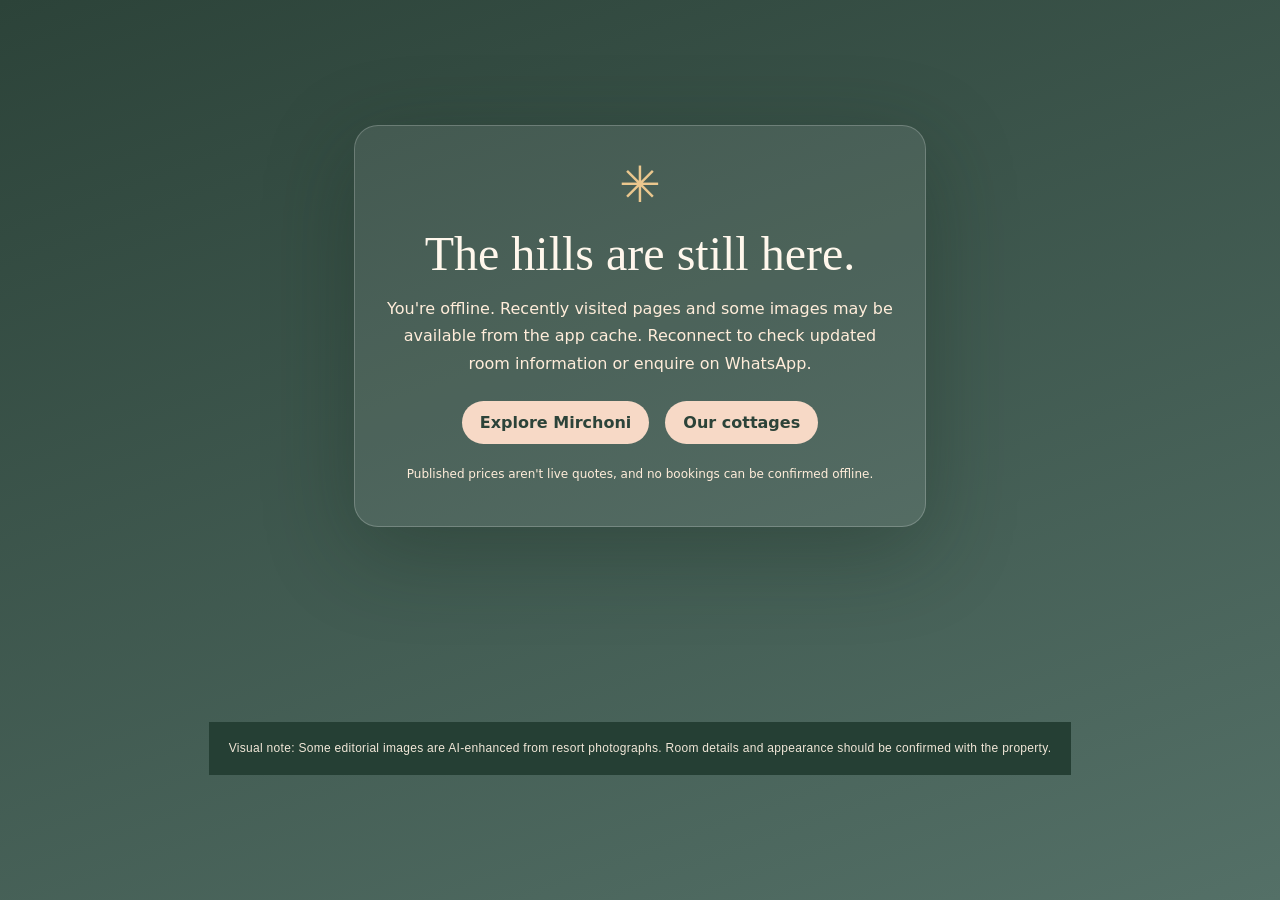
<file: offline.html>
<!DOCTYPE html>
<html lang="en"><head><meta charset="utf-8"/><meta content="width=device-width,initial-scale=1" name="viewport"/><meta content="#2c4339" name="theme-color"/><title>Offline · Mirchoni Resorts</title><link href="manifest.webmanifest" rel="manifest"/><link href="assets/img/favicon.svg" rel="icon"/><style>body{background:linear-gradient(160deg,#2c4339,#547067);color:#fff7ec;font-family:system-ui,-apple-system,sans-serif;min-height:100svh;margin:0;display:grid;place-items:center;padding:28px;box-sizing:border-box}.card{max-width:510px;padding:30px;background:#ffffff15;border:1px solid #ffffff35;border-radius:24px;box-shadow:0 24px 90px #15271c55;text-align:center}.mark{font-size:50px;color:#ebc78e}h1{font:48px/1.04 Georgia,serif;margin:15px 0}p{line-height:1.7;color:#ffedda}a{display:inline-block;padding:12px 18px;border-radius:30px;background:#f7d9c6;color:#2c4339;text-decoration:none;font-weight:700;margin:8px}.muted{font-size:12px}</style><link href="assets/css/polish.css" rel="stylesheet"/><script defer="" src="assets/js/image-manager.js"></script><link href="assets/css/v6.css" rel="stylesheet"/></head><body><main class="card"><div class="mark">✳</div><h1>The hills are still here.</h1><p>You're offline. Recently visited pages and some images may be available from the app cache. Reconnect to check updated room information or enquire on WhatsApp.</p><nav><a href="./index.html">Explore Mirchoni</a><a href="./stays.html">Our cottages</a></nav><p class="muted">Published prices aren't live quotes, and no bookings can be confirmed offline.</p></main><div class="visual-integrity-notice">Visual note: Some editorial images are AI-enhanced from resort photographs. Room details and appearance should be confirmed with the property.</div></body></html>
</file>
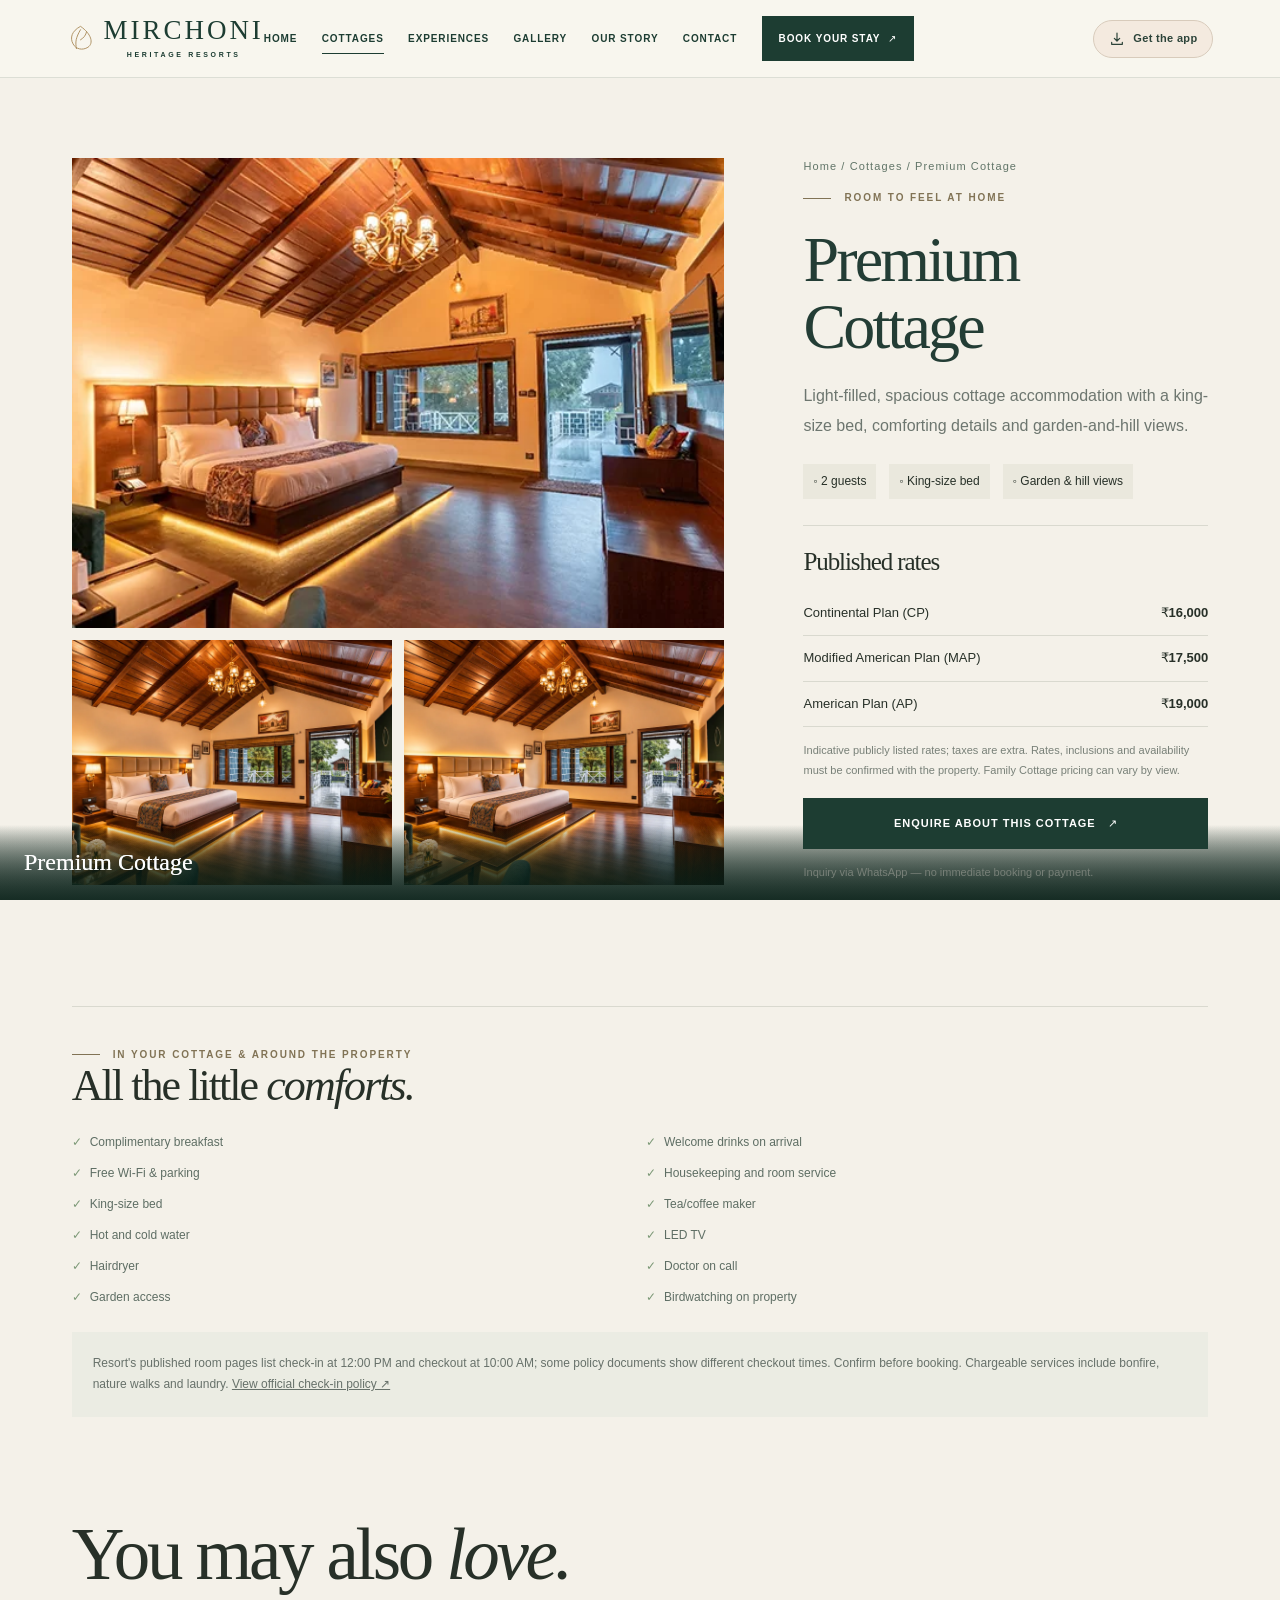
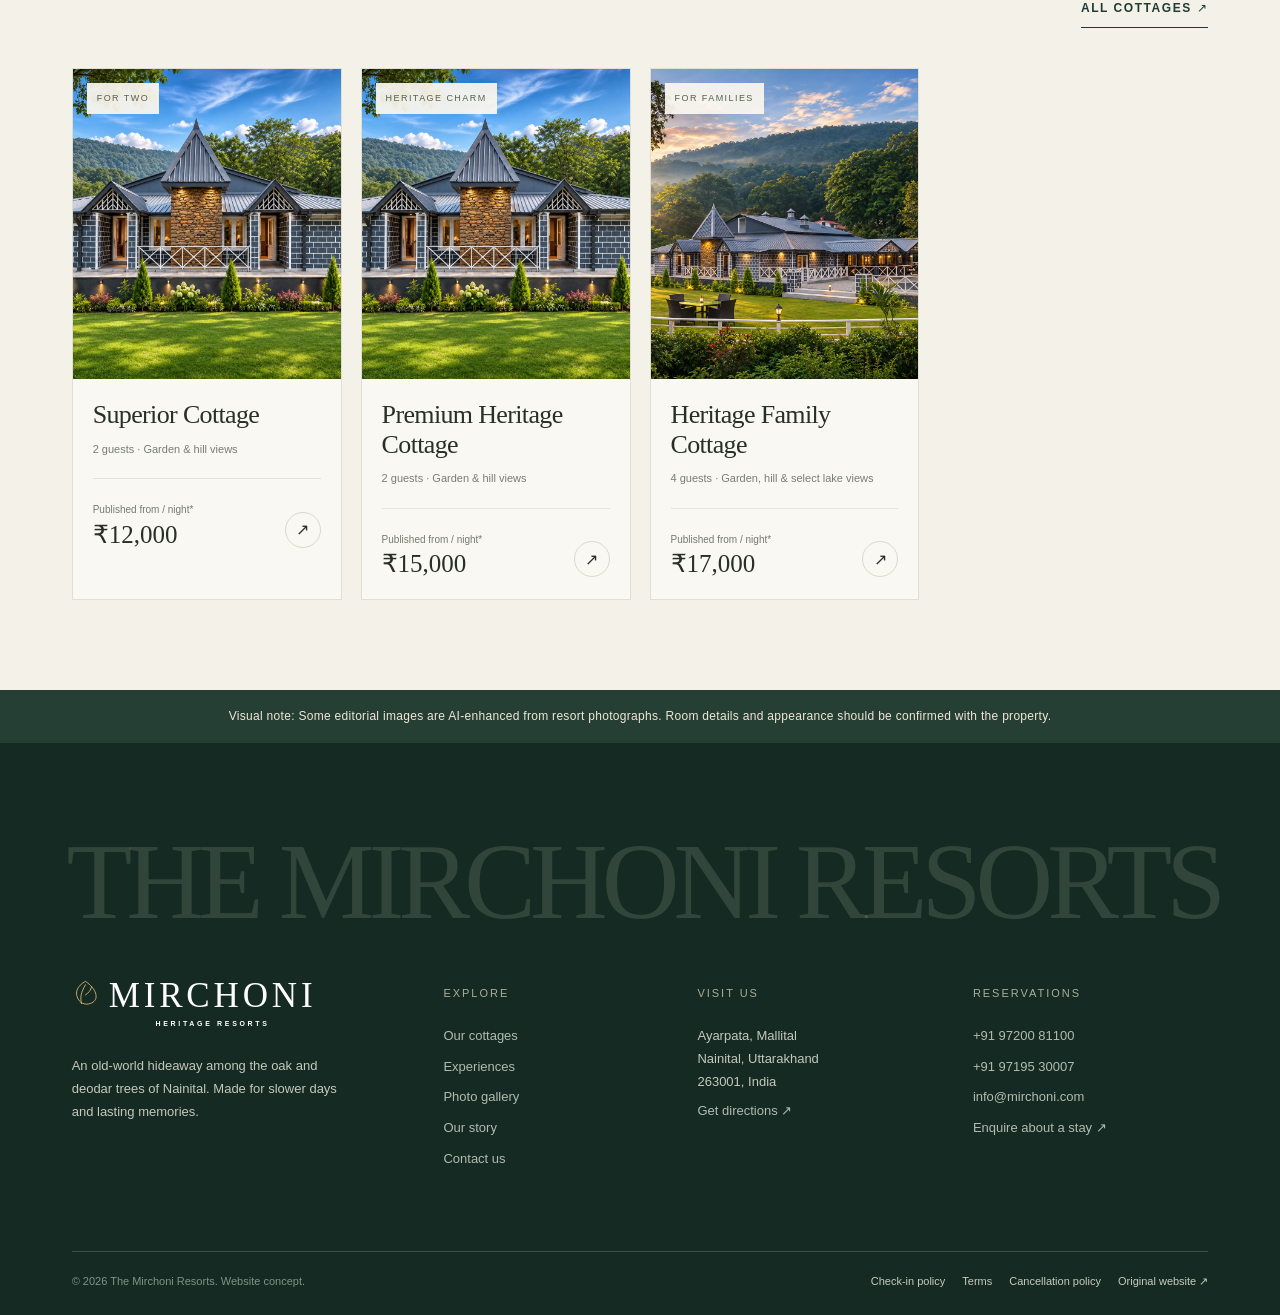
<file: premium-cottage.html>
<!DOCTYPE html>

<html lang="en"><head><meta charset="utf-8"/><meta content="width=device-width,initial-scale=1" name="viewport"/><meta content="#183e33" name="theme-color"/><meta content="Explore the Premium Cottage at Mirchoni Resorts, Nainital: garden and hill views, features, official indicative rates and reservation enquiries." name="description"/><title>Premium Cottage | Mirchoni Resorts, Nainital</title><link href="assets/img/favicon.svg" rel="icon" type="image/svg+xml"/><link href="assets/css/style.css" rel="stylesheet"/><link crossorigin="" href="https://mirchoni.com" rel="preconnect"/><meta content="website" property="og:type"/><meta content="Premium Cottage — Mirchoni Resorts" property="og:title"/><meta content="Explore the Premium Cottage at Mirchoni Resorts, Nainital: garden and hill views, features, official indicative rates and reservation enquiries." property="og:description"/><meta content="assets/img/ai/sunset-gardens.webp" property="og:image"/><script defer="" src="assets/js/main.js"></script><link href="assets/css/signature.css" rel="stylesheet"/><script defer="" src="assets/js/signature.js"></script><link href="manifest.webmanifest" rel="manifest"/><meta content="yes" name="apple-mobile-web-app-capable"/><meta content="default" name="apple-mobile-web-app-status-bar-style"/><meta content="Mirchoni" name="apple-mobile-web-app-title"/><link href="assets/img/app-icon-192.png" rel="apple-touch-icon"/><link href="assets/css/pwa.css" rel="stylesheet"/><script defer="" src="assets/js/pwa.js"></script><link href="assets/css/polish.css" rel="stylesheet"/><script defer="" src="assets/js/image-manager.js"></script><link href="assets/css/v6.css" rel="stylesheet"/></head><body class="signature-site signature-inner"><a class="skip-link" href="#main">Skip to main content</a><header class="site-header inner-header" id="site-header"><a aria-label="Mirchoni Resorts home" class="brand" href="index.html"><svg aria-hidden="true" class="brand-mark" fill="none" viewbox="0 0 40 44"><path d="M20 4C7 11 4 21 9 30c4 8 14 10 22 5C40 29 36 15 20 4Z" stroke="currentColor" stroke-width="1.35"></path><path d="M20 9c-7 12-8 18-6 28M20 24c5-3 8-7 9-12" stroke="currentColor" stroke-linecap="round" stroke-width="1.35"></path></svg><span class="brand-text"><span class="logo-main">MIRCHONI</span><span class="logo-sub">HERITAGE RESORTS</span></span></a><nav aria-label="Main navigation" class="nav-links"><a class="" href="index.html">Home</a><a class="active" href="stays.html">Cottages</a><a class="" href="experiences.html">Experiences</a><a class="" href="gallery.html">Gallery</a><a class="" href="story.html">Our story</a><a class="" href="contact.html">Contact</a><a class="nav-book" data-book="any" href="#">Book your stay  ↗</a></nav><button aria-controls="mobile-menu" aria-expanded="false" aria-label="Open navigation" class="menu-toggle" id="menu-toggle"><span></span><span></span></button></header><nav aria-label="Mobile navigation" class="mobile-menu" id="mobile-menu"><a href="index.html">Home</a><a href="stays.html">Cottages</a><a href="experiences.html">Experiences</a><a href="gallery.html">Gallery</a><a href="story.html">Our story</a><a href="contact.html">Contact</a><a data-book="any" href="#">Check availability ↗</a></nav><main id="main"><section class="room-layout container"><div class="room-gallery"><button aria-label="View photo: Premium Cottage" class="" data-caption="Premium Cottage" data-full="assets/img/real/premium-room.webp" data-gallerygroup="interiors" data-lightbox="" type="button"><img alt="Original resort photograph" class="" data-image-kind="original" decoding="async" loading="lazy" sizes="(max-width: 640px) 100vw, 1536px" src="assets/img/real/premium-room.webp" srcset="assets/img/real/premium-room-mobile.webp 768w, assets/img/real/premium-room.webp 1536w"/><span class="image-caption">Premium Cottage</span></button><button aria-label="View photo: Premium Cottage" class="" data-caption="AI-enhanced conceptual view · confirm actual room imagery" data-full="assets/img/ai/premium-suite.webp" data-gallerygroup="interiors" data-lightbox="" type="button"><img alt="AI-enhanced architectural visualization inspired by photographs of Mirchoni Resorts" class="" data-image-kind="ai-enhanced" decoding="async" loading="lazy" sizes="(max-width: 640px) 100vw, 1536px" src="assets/img/ai/premium-suite.webp" srcset="assets/img/ai/premium-suite-mobile.webp 768w, assets/img/ai/premium-suite.webp 1536w"/><span class="image-caption">Premium Cottage</span></button><button aria-label="View photo: Premium Cottage" class="" data-caption="AI-enhanced conceptual view · confirm actual room imagery" data-full="assets/img/ai/premium-suite.webp" data-gallerygroup="interiors" data-lightbox="" type="button"><img alt="AI-enhanced architectural visualization inspired by photographs of Mirchoni Resorts" class="" data-image-kind="ai-enhanced" decoding="async" loading="lazy" sizes="(max-width: 640px) 100vw, 1536px" src="assets/img/ai/premium-suite.webp" srcset="assets/img/ai/premium-suite-mobile.webp 768w, assets/img/ai/premium-suite.webp 1536w"/><span class="image-caption">Premium Cottage</span></button></div><div class="room-detail"><div class="breadcrumbs" style="color:#617568"><a href="index.html">Home</a> / <a href="stays.html">Cottages</a> / Premium Cottage</div><span class="eyebrow">Room to feel at home</span><h1>Premium Cottage</h1><p class="summary">Light-filled, spacious cottage accommodation with a king-size bed, comforting details and garden-and-hill views.</p><div class="attrs"><span class="attr">◦ 2 guests</span><span class="attr">◦ King-size bed</span><span class="attr">◦ Garden &amp; hill views</span></div><div class="rates"><h3>Published rates</h3><div class="rates-row"><span>Continental Plan (CP)</span><b>₹16,000</b></div><div class="rates-row"><span>Modified American Plan (MAP)</span><b>₹17,500</b></div><div class="rates-row"><span>American Plan (AP)</span><b>₹19,000</b></div></div><p class="detail-disclaimer">Indicative publicly listed rates; taxes are extra. Rates, inclusions and availability must be confirmed with the property. Family Cottage pricing can vary by view.</p><button class="btn btn-full" data-book="Premium Cottage" type="button">Enquire about this cottage   ↗</button><p class="detail-disclaimer">Inquiry via WhatsApp — no immediate booking or payment.</p></div></section><section class="container room-amenities"><span class="eyebrow">In your cottage &amp; around the property</span><h2>All the little <em>comforts.</em></h2><ul class="amenities-list" style="padding:0;margin:0"><li>Complimentary breakfast</li><li>Welcome drinks on arrival</li><li>Free Wi-Fi &amp; parking</li><li>Housekeeping and room service</li><li>King-size bed</li><li>Tea/coffee maker</li><li>Hot and cold water</li><li>LED TV</li><li>Hairdryer</li><li>Doctor on call</li><li>Garden access</li><li>Birdwatching on property</li></ul><div class="policy-box">Resort's published room pages list check-in at 12:00 PM and checkout at 10:00 AM; some policy documents show different checkout times. Confirm before booking. Chargeable services include bonfire, nature walks and laundry. <a href="https://mirchoni.com/check-in-policy/" rel="noopener noreferrer" target="_blank">View official check-in policy ↗</a></div></section><section class="container related"><div class="section-top"><h2>You may also <em>love.</em></h2><a class="line-link" href="stays.html">All cottages ↗</a></div><div class="stays-grid"><article class="stay-card reveal" data-roomcategory="couples"><a aria-label="Explore Superior Cottage" class="stay-image" href="superior-cottage.html"><img alt="AI-enhanced architectural visualization inspired by photographs of Mirchoni Resorts" class="" data-image-kind="ai-enhanced" decoding="async" loading="lazy" sizes="(max-width: 640px) 100vw, 1536px" src="assets/img/ai/heritage-facade.webp" srcset="assets/img/ai/heritage-facade-mobile.webp 768w, assets/img/ai/heritage-facade.webp 1536w"/><span class="stay-label">For two</span></a><div class="stay-body"><h3>Superior Cottage</h3><p class="stay-meta">2 guests <span aria-hidden="true">·</span> Garden &amp; hill views</p><div class="stay-foot"><div><span class="price-label">Published from / night*</span><div class="price">₹12,000</div></div><a aria-label="View Superior Cottage" class="circle-arrow" href="superior-cottage.html">↗</a></div></div></article><article class="stay-card reveal" data-roomcategory="heritage"><a aria-label="Explore Premium Heritage Cottage" class="stay-image" href="premium-heritage-cottage.html"><img alt="AI-enhanced architectural visualization inspired by photographs of Mirchoni Resorts" class="" data-image-kind="ai-enhanced" decoding="async" loading="lazy" sizes="(max-width: 640px) 100vw, 1536px" src="assets/img/ai/heritage-facade.webp" srcset="assets/img/ai/heritage-facade-mobile.webp 768w, assets/img/ai/heritage-facade.webp 1536w"/><span class="stay-label">Heritage charm</span></a><div class="stay-body"><h3>Premium Heritage Cottage</h3><p class="stay-meta">2 guests <span aria-hidden="true">·</span> Garden &amp; hill views</p><div class="stay-foot"><div><span class="price-label">Published from / night*</span><div class="price">₹15,000</div></div><a aria-label="View Premium Heritage Cottage" class="circle-arrow" href="premium-heritage-cottage.html">↗</a></div></div></article><article class="stay-card reveal" data-roomcategory="family"><a aria-label="Explore Heritage Family Cottage" class="stay-image" href="heritage-family-cottage.html"><img alt="AI-enhanced architectural visualization inspired by photographs of Mirchoni Resorts" class="" data-image-kind="ai-enhanced" decoding="async" loading="lazy" sizes="(max-width: 640px) 100vw, 1536px" src="assets/img/ai/sunset-gardens.webp" srcset="assets/img/ai/sunset-gardens-mobile.webp 768w, assets/img/ai/sunset-gardens.webp 1536w"/><span class="stay-label">For families</span></a><div class="stay-body"><h3>Heritage Family Cottage</h3><p class="stay-meta">4 guests <span aria-hidden="true">·</span> Garden, hill &amp; select lake views</p><div class="stay-foot"><div><span class="price-label">Published from / night*</span><div class="price">₹17,000</div></div><a aria-label="View Heritage Family Cottage" class="circle-arrow" href="heritage-family-cottage.html">↗</a></div></div></article></div></section></main><div class="visual-integrity-notice">Visual note: Some editorial images are AI-enhanced from resort photographs. Room details and appearance should be confirmed with the property.</div><footer class="footer"><div class="container"><div class="footer-top"><div><a aria-label="Mirchoni Resorts home" class="brand" href="index.html"><svg aria-hidden="true" class="brand-mark" fill="none" viewbox="0 0 40 44"><path d="M20 4C7 11 4 21 9 30c4 8 14 10 22 5C40 29 36 15 20 4Z" stroke="currentColor" stroke-width="1.35"></path><path d="M20 9c-7 12-8 18-6 28M20 24c5-3 8-7 9-12" stroke="currentColor" stroke-linecap="round" stroke-width="1.35"></path></svg><span class="brand-text"><span class="logo-main">MIRCHONI</span><span class="logo-sub">HERITAGE RESORTS</span></span></a><p class="footer-description">An old-world hideaway among the oak and deodar trees of Nainital. Made for slower days and lasting memories.</p></div><div class="footer-col"><div class="footer-title">Explore</div><a href="stays.html">Our cottages</a><a href="experiences.html">Experiences</a><a href="gallery.html">Photo gallery</a><a href="story.html">Our story</a><a href="contact.html">Contact us</a></div><div class="footer-col"><div class="footer-title">Visit us</div><p>Ayarpata, Mallital<br/>Nainital, Uttarakhand<br/>263001, India</p><a href="https://www.google.com/maps/search/?api=1&amp;query=Mirchoni+Resorts+Nainital" rel="noopener noreferrer" target="_blank">Get directions ↗</a></div><div class="footer-col"><div class="footer-title">Reservations</div><a href="tel:+919720081100">+91 97200 81100</a><a href="tel:+919719530007">+91 97195 30007</a><a href="mailto:info@mirchoni.com">info@mirchoni.com</a><a data-book="any" href="#">Enquire about a stay ↗</a></div></div><div class="footer-bottom"><span>© 2026 The Mirchoni Resorts. Website concept.</span><div class="footer-bottom-links"><a href="https://mirchoni.com/check-in-policy/" rel="noopener noreferrer" target="_blank">Check-in policy</a><a href="https://mirchoni.com/terms-and-conditions/" rel="noopener noreferrer" target="_blank">Terms</a><a href="https://mirchoni.com/cancellation-policy/" rel="noopener noreferrer" target="_blank">Cancellation policy</a><a href="https://mirchoni.com/" rel="noopener noreferrer" target="_blank">Original website ↗</a></div></div></div></footer><div aria-hidden="true" aria-labelledby="reserve-title" aria-modal="true" class="modal" id="reserve-modal" role="dialog"><div class="modal-backdrop" data-close-modal=""></div><section class="modal-panel"><button aria-label="Close inquiry" class="modal-close" type="button">×</button><span class="eyebrow">The beginning of a beautiful stay</span><h2 id="reserve-title">Plan your <em>escape.</em></h2><p>Share your preferred dates and we’ll prepare a WhatsApp message to the resort. This is an enquiry, not a confirmed booking.</p><form class="modal-form" id="reserve-form"><label class="form-field full"><span>Your cottage</span><select id="reserve-room" name="room" required=""><option value="Any cottage">Any cottage / please advise</option><option value="Superior Cottage">Superior Cottage</option><option value="Premium Cottage">Premium Cottage</option><option value="Premium Heritage Cottage">Premium Heritage Cottage</option><option value="Heritage Family Cottage">Heritage Family Cottage</option></select></label><label class="form-field"><span>Check-in</span><input id="reserve-arrival" name="arrival" required="" type="date"/></label><label class="form-field"><span>Check-out</span><input id="reserve-departure" name="departure" required="" type="date"/></label><label class="form-field"><span>Guests</span><select id="reserve-guests" name="guests" required=""><option value="1 adult">1 guest</option><option selected="" value="2 adults">2 guests</option><option value="3 guests">3 guests</option><option value="4 guests">4 guests</option></select></label><label class="form-field"><span>Name</span><input autocomplete="name" minlength="2" name="guestName" placeholder="Your name" required="" type="text"/></label><label class="form-field"><span>Contact number</span><input autocomplete="tel" minlength="8" name="phone" placeholder="Your phone number" required="" type="tel"/></label><label class="form-field"><span>Anything else?</span><input name="message" placeholder="Special requests (optional)" type="text"/></label><button class="btn" type="submit">Continue to WhatsApp <span class="icon-arrow">↗</span></button><p class="form-note">You will review the message in WhatsApp before sending. Availability, meals, final prices and taxes must be confirmed by the resort.</p></form></section></div><div aria-hidden="true" aria-label="Photo viewer" aria-modal="true" class="lightbox" id="lightbox" role="dialog"><div id="lightbox-backdrop" style="position:absolute;inset:0"></div><button aria-label="Close gallery" class="lightbox-close" id="lightbox-close">×</button><button aria-label="Previous photo" class="lightbox-arrow lightbox-prev" id="lightbox-prev">‹</button><img alt="Resort photo" id="lightbox-image" src="assets/img/fallback.svg"/><button aria-label="Next photo" class="lightbox-arrow lightbox-next" id="lightbox-next">›</button><span aria-live="polite" class="lightbox-counter" id="lightbox-counter"></span></div><div class="mobile-booking"><button data-book="any" type="button">Enquire about your stay   ↗</button></div></body></html>
</file>
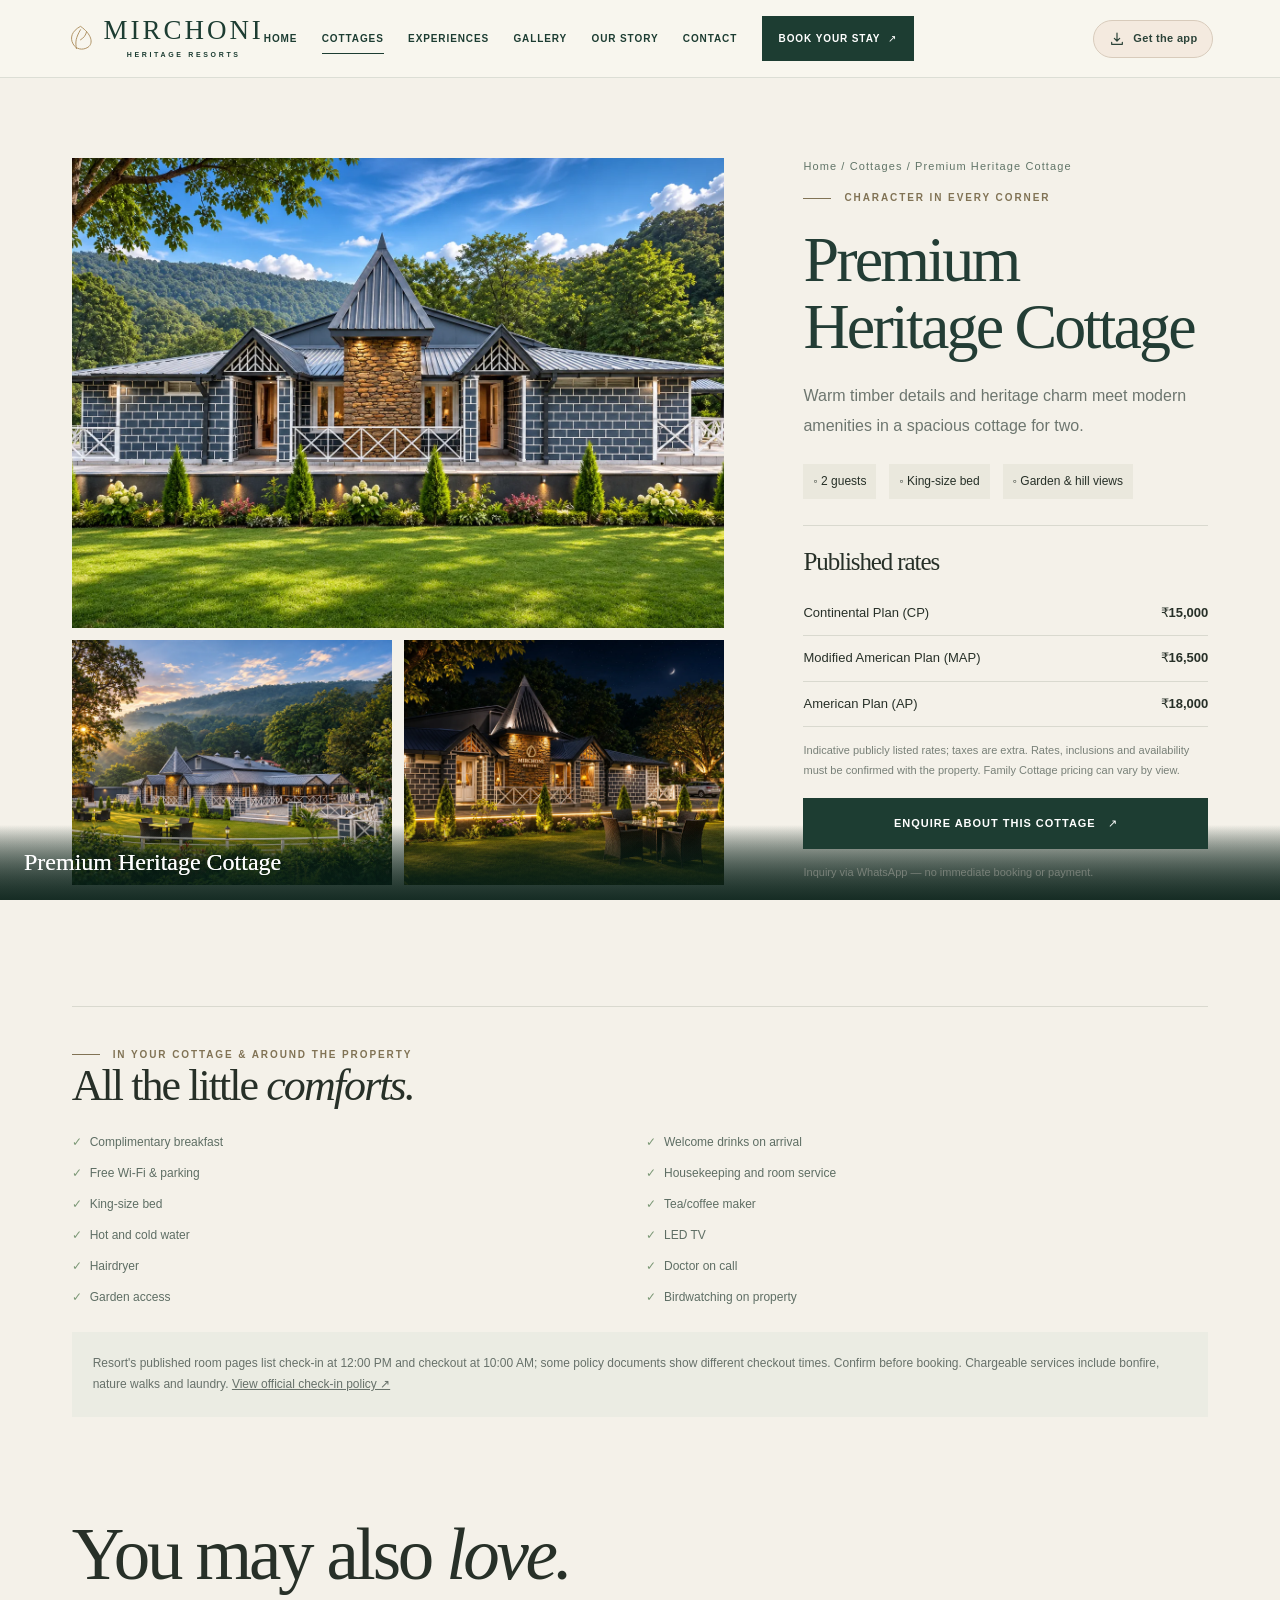
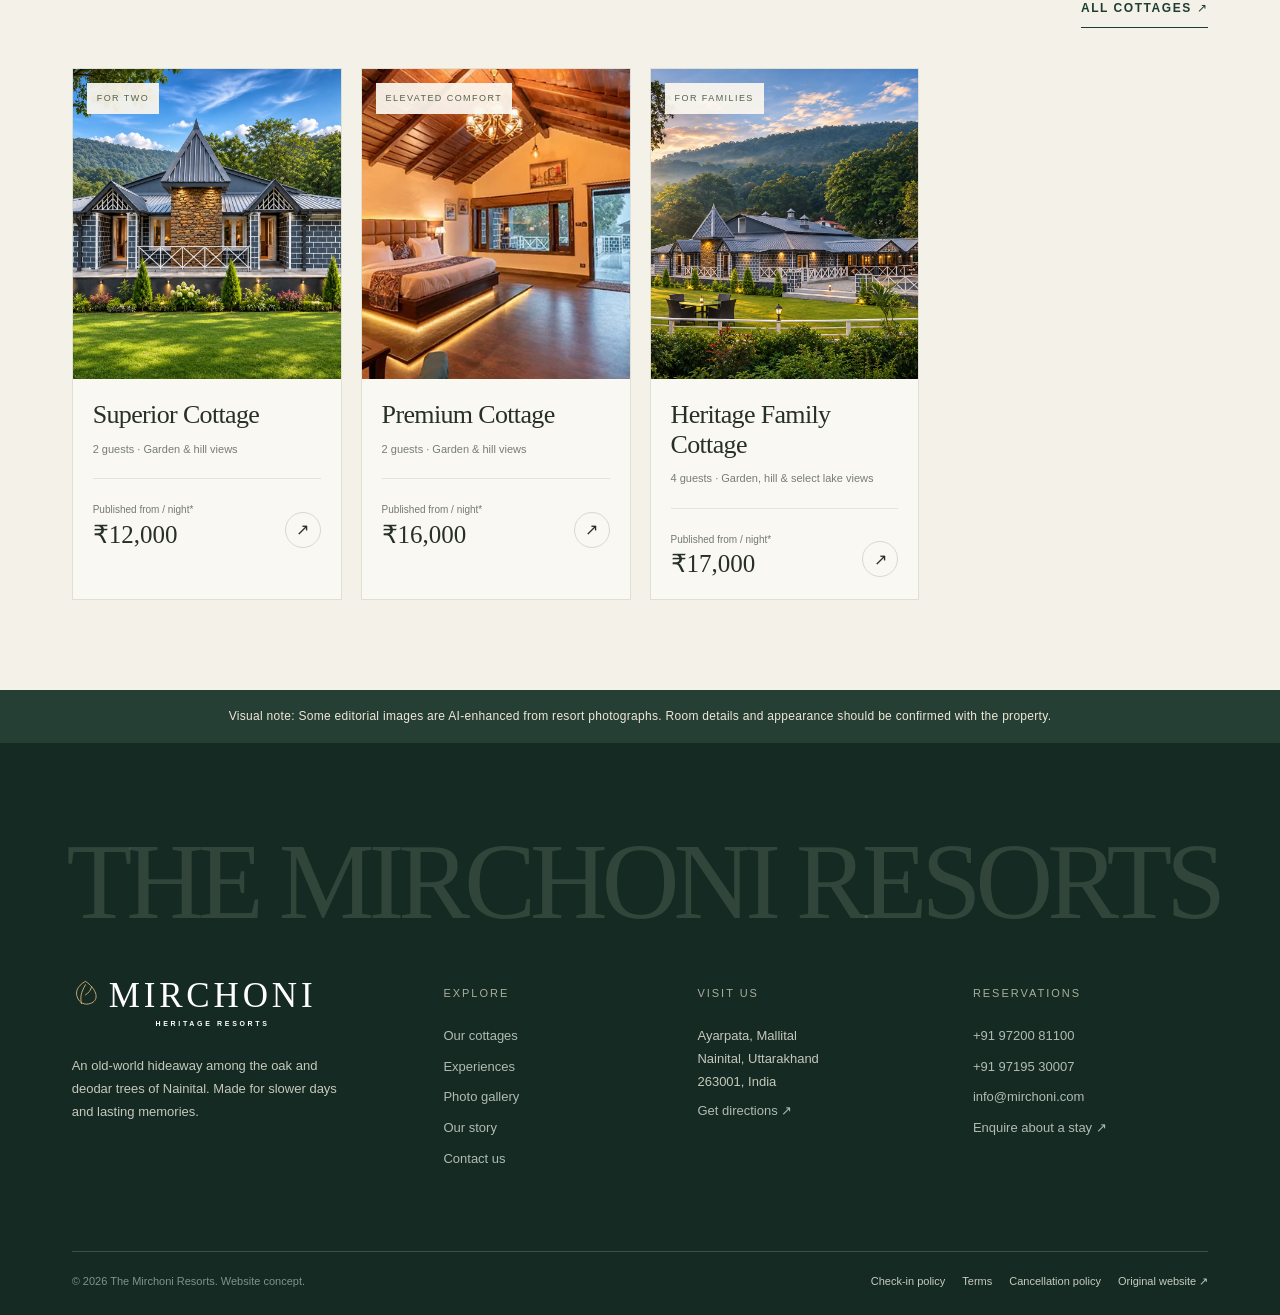
<file: premium-heritage-cottage.html>
<!DOCTYPE html>

<html lang="en"><head><meta charset="utf-8"/><meta content="width=device-width,initial-scale=1" name="viewport"/><meta content="#183e33" name="theme-color"/><meta content="Explore the Premium Heritage Cottage at Mirchoni Resorts, Nainital: garden and hill views, features, official indicative rates and reservation enquiries." name="description"/><title>Premium Heritage Cottage | Mirchoni Resorts, Nainital</title><link href="assets/img/favicon.svg" rel="icon" type="image/svg+xml"/><link href="assets/css/style.css" rel="stylesheet"/><link crossorigin="" href="https://mirchoni.com" rel="preconnect"/><meta content="website" property="og:type"/><meta content="Premium Heritage Cottage — Mirchoni Resorts" property="og:title"/><meta content="Explore the Premium Heritage Cottage at Mirchoni Resorts, Nainital: garden and hill views, features, official indicative rates and reservation enquiries." property="og:description"/><meta content="assets/img/ai/sunset-gardens.webp" property="og:image"/><script defer="" src="assets/js/main.js"></script><link href="assets/css/signature.css" rel="stylesheet"/><script defer="" src="assets/js/signature.js"></script><link href="manifest.webmanifest" rel="manifest"/><meta content="yes" name="apple-mobile-web-app-capable"/><meta content="default" name="apple-mobile-web-app-status-bar-style"/><meta content="Mirchoni" name="apple-mobile-web-app-title"/><link href="assets/img/app-icon-192.png" rel="apple-touch-icon"/><link href="assets/css/pwa.css" rel="stylesheet"/><script defer="" src="assets/js/pwa.js"></script><link href="assets/css/polish.css" rel="stylesheet"/><script defer="" src="assets/js/image-manager.js"></script><link href="assets/css/v6.css" rel="stylesheet"/></head><body class="signature-site signature-inner"><a class="skip-link" href="#main">Skip to main content</a><header class="site-header inner-header" id="site-header"><a aria-label="Mirchoni Resorts home" class="brand" href="index.html"><svg aria-hidden="true" class="brand-mark" fill="none" viewbox="0 0 40 44"><path d="M20 4C7 11 4 21 9 30c4 8 14 10 22 5C40 29 36 15 20 4Z" stroke="currentColor" stroke-width="1.35"></path><path d="M20 9c-7 12-8 18-6 28M20 24c5-3 8-7 9-12" stroke="currentColor" stroke-linecap="round" stroke-width="1.35"></path></svg><span class="brand-text"><span class="logo-main">MIRCHONI</span><span class="logo-sub">HERITAGE RESORTS</span></span></a><nav aria-label="Main navigation" class="nav-links"><a class="" href="index.html">Home</a><a class="active" href="stays.html">Cottages</a><a class="" href="experiences.html">Experiences</a><a class="" href="gallery.html">Gallery</a><a class="" href="story.html">Our story</a><a class="" href="contact.html">Contact</a><a class="nav-book" data-book="any" href="#">Book your stay  ↗</a></nav><button aria-controls="mobile-menu" aria-expanded="false" aria-label="Open navigation" class="menu-toggle" id="menu-toggle"><span></span><span></span></button></header><nav aria-label="Mobile navigation" class="mobile-menu" id="mobile-menu"><a href="index.html">Home</a><a href="stays.html">Cottages</a><a href="experiences.html">Experiences</a><a href="gallery.html">Gallery</a><a href="story.html">Our story</a><a href="contact.html">Contact</a><a data-book="any" href="#">Check availability ↗</a></nav><main id="main"><section class="room-layout container"><div class="room-gallery"><button aria-label="View photo: Premium Heritage Cottage" class="" data-caption="AI-enhanced conceptual view · confirm actual room imagery" data-full="assets/img/ai/heritage-facade.webp" data-gallerygroup="interiors" data-lightbox="" type="button"><img alt="AI-enhanced architectural visualization inspired by photographs of Mirchoni Resorts" class="" data-image-kind="ai-enhanced" decoding="async" loading="lazy" sizes="(max-width: 640px) 100vw, 1536px" src="assets/img/ai/heritage-facade.webp" srcset="assets/img/ai/heritage-facade-mobile.webp 768w, assets/img/ai/heritage-facade.webp 1536w"/><span class="image-caption">Premium Heritage Cottage</span></button><button aria-label="View photo: Premium Heritage Cottage" class="" data-caption="AI-enhanced conceptual view · confirm actual room imagery" data-full="assets/img/ai/sunset-gardens.webp" data-gallerygroup="interiors" data-lightbox="" type="button"><img alt="AI-enhanced architectural visualization inspired by photographs of Mirchoni Resorts" class="" data-image-kind="ai-enhanced" decoding="async" loading="lazy" sizes="(max-width: 640px) 100vw, 1536px" src="assets/img/ai/sunset-gardens.webp" srcset="assets/img/ai/sunset-gardens-mobile.webp 768w, assets/img/ai/sunset-gardens.webp 1536w"/><span class="image-caption">Premium Heritage Cottage</span></button><button aria-label="View photo: Premium Heritage Cottage" class="" data-caption="AI-enhanced conceptual view · confirm actual room imagery" data-full="assets/img/ai/moonlit-cottages.webp" data-gallerygroup="interiors" data-lightbox="" type="button"><img alt="AI-enhanced architectural visualization inspired by photographs of Mirchoni Resorts" class="" data-image-kind="ai-enhanced" decoding="async" loading="lazy" sizes="(max-width: 640px) 100vw, 1536px" src="assets/img/ai/moonlit-cottages.webp" srcset="assets/img/ai/moonlit-cottages-mobile.webp 768w, assets/img/ai/moonlit-cottages.webp 1536w"/><span class="image-caption">Premium Heritage Cottage</span></button></div><div class="room-detail"><div class="breadcrumbs" style="color:#617568"><a href="index.html">Home</a> / <a href="stays.html">Cottages</a> / Premium Heritage Cottage</div><span class="eyebrow">Character in every corner</span><h1>Premium Heritage Cottage</h1><p class="summary">Warm timber details and heritage charm meet modern amenities in a spacious cottage for two.</p><div class="attrs"><span class="attr">◦ 2 guests</span><span class="attr">◦ King-size bed</span><span class="attr">◦ Garden &amp; hill views</span></div><div class="rates"><h3>Published rates</h3><div class="rates-row"><span>Continental Plan (CP)</span><b>₹15,000</b></div><div class="rates-row"><span>Modified American Plan (MAP)</span><b>₹16,500</b></div><div class="rates-row"><span>American Plan (AP)</span><b>₹18,000</b></div></div><p class="detail-disclaimer">Indicative publicly listed rates; taxes are extra. Rates, inclusions and availability must be confirmed with the property. Family Cottage pricing can vary by view.</p><button class="btn btn-full" data-book="Premium Heritage Cottage" type="button">Enquire about this cottage   ↗</button><p class="detail-disclaimer">Inquiry via WhatsApp — no immediate booking or payment.</p></div></section><section class="container room-amenities"><span class="eyebrow">In your cottage &amp; around the property</span><h2>All the little <em>comforts.</em></h2><ul class="amenities-list" style="padding:0;margin:0"><li>Complimentary breakfast</li><li>Welcome drinks on arrival</li><li>Free Wi-Fi &amp; parking</li><li>Housekeeping and room service</li><li>King-size bed</li><li>Tea/coffee maker</li><li>Hot and cold water</li><li>LED TV</li><li>Hairdryer</li><li>Doctor on call</li><li>Garden access</li><li>Birdwatching on property</li></ul><div class="policy-box">Resort's published room pages list check-in at 12:00 PM and checkout at 10:00 AM; some policy documents show different checkout times. Confirm before booking. Chargeable services include bonfire, nature walks and laundry. <a href="https://mirchoni.com/check-in-policy/" rel="noopener noreferrer" target="_blank">View official check-in policy ↗</a></div></section><section class="container related"><div class="section-top"><h2>You may also <em>love.</em></h2><a class="line-link" href="stays.html">All cottages ↗</a></div><div class="stays-grid"><article class="stay-card reveal" data-roomcategory="couples"><a aria-label="Explore Superior Cottage" class="stay-image" href="superior-cottage.html"><img alt="AI-enhanced architectural visualization inspired by photographs of Mirchoni Resorts" class="" data-image-kind="ai-enhanced" decoding="async" loading="lazy" sizes="(max-width: 640px) 100vw, 1536px" src="assets/img/ai/heritage-facade.webp" srcset="assets/img/ai/heritage-facade-mobile.webp 768w, assets/img/ai/heritage-facade.webp 1536w"/><span class="stay-label">For two</span></a><div class="stay-body"><h3>Superior Cottage</h3><p class="stay-meta">2 guests <span aria-hidden="true">·</span> Garden &amp; hill views</p><div class="stay-foot"><div><span class="price-label">Published from / night*</span><div class="price">₹12,000</div></div><a aria-label="View Superior Cottage" class="circle-arrow" href="superior-cottage.html">↗</a></div></div></article><article class="stay-card reveal" data-roomcategory="couples"><a aria-label="Explore Premium Cottage" class="stay-image" href="premium-cottage.html"><img alt="Original resort photograph" class="" data-image-kind="original" decoding="async" loading="lazy" sizes="(max-width: 640px) 100vw, 1536px" src="assets/img/real/premium-room.webp" srcset="assets/img/real/premium-room-mobile.webp 768w, assets/img/real/premium-room.webp 1536w"/><span class="stay-label">Elevated comfort</span></a><div class="stay-body"><h3>Premium Cottage</h3><p class="stay-meta">2 guests <span aria-hidden="true">·</span> Garden &amp; hill views</p><div class="stay-foot"><div><span class="price-label">Published from / night*</span><div class="price">₹16,000</div></div><a aria-label="View Premium Cottage" class="circle-arrow" href="premium-cottage.html">↗</a></div></div></article><article class="stay-card reveal" data-roomcategory="family"><a aria-label="Explore Heritage Family Cottage" class="stay-image" href="heritage-family-cottage.html"><img alt="AI-enhanced architectural visualization inspired by photographs of Mirchoni Resorts" class="" data-image-kind="ai-enhanced" decoding="async" loading="lazy" sizes="(max-width: 640px) 100vw, 1536px" src="assets/img/ai/sunset-gardens.webp" srcset="assets/img/ai/sunset-gardens-mobile.webp 768w, assets/img/ai/sunset-gardens.webp 1536w"/><span class="stay-label">For families</span></a><div class="stay-body"><h3>Heritage Family Cottage</h3><p class="stay-meta">4 guests <span aria-hidden="true">·</span> Garden, hill &amp; select lake views</p><div class="stay-foot"><div><span class="price-label">Published from / night*</span><div class="price">₹17,000</div></div><a aria-label="View Heritage Family Cottage" class="circle-arrow" href="heritage-family-cottage.html">↗</a></div></div></article></div></section></main><div class="visual-integrity-notice">Visual note: Some editorial images are AI-enhanced from resort photographs. Room details and appearance should be confirmed with the property.</div><footer class="footer"><div class="container"><div class="footer-top"><div><a aria-label="Mirchoni Resorts home" class="brand" href="index.html"><svg aria-hidden="true" class="brand-mark" fill="none" viewbox="0 0 40 44"><path d="M20 4C7 11 4 21 9 30c4 8 14 10 22 5C40 29 36 15 20 4Z" stroke="currentColor" stroke-width="1.35"></path><path d="M20 9c-7 12-8 18-6 28M20 24c5-3 8-7 9-12" stroke="currentColor" stroke-linecap="round" stroke-width="1.35"></path></svg><span class="brand-text"><span class="logo-main">MIRCHONI</span><span class="logo-sub">HERITAGE RESORTS</span></span></a><p class="footer-description">An old-world hideaway among the oak and deodar trees of Nainital. Made for slower days and lasting memories.</p></div><div class="footer-col"><div class="footer-title">Explore</div><a href="stays.html">Our cottages</a><a href="experiences.html">Experiences</a><a href="gallery.html">Photo gallery</a><a href="story.html">Our story</a><a href="contact.html">Contact us</a></div><div class="footer-col"><div class="footer-title">Visit us</div><p>Ayarpata, Mallital<br/>Nainital, Uttarakhand<br/>263001, India</p><a href="https://www.google.com/maps/search/?api=1&amp;query=Mirchoni+Resorts+Nainital" rel="noopener noreferrer" target="_blank">Get directions ↗</a></div><div class="footer-col"><div class="footer-title">Reservations</div><a href="tel:+919720081100">+91 97200 81100</a><a href="tel:+919719530007">+91 97195 30007</a><a href="mailto:info@mirchoni.com">info@mirchoni.com</a><a data-book="any" href="#">Enquire about a stay ↗</a></div></div><div class="footer-bottom"><span>© 2026 The Mirchoni Resorts. Website concept.</span><div class="footer-bottom-links"><a href="https://mirchoni.com/check-in-policy/" rel="noopener noreferrer" target="_blank">Check-in policy</a><a href="https://mirchoni.com/terms-and-conditions/" rel="noopener noreferrer" target="_blank">Terms</a><a href="https://mirchoni.com/cancellation-policy/" rel="noopener noreferrer" target="_blank">Cancellation policy</a><a href="https://mirchoni.com/" rel="noopener noreferrer" target="_blank">Original website ↗</a></div></div></div></footer><div aria-hidden="true" aria-labelledby="reserve-title" aria-modal="true" class="modal" id="reserve-modal" role="dialog"><div class="modal-backdrop" data-close-modal=""></div><section class="modal-panel"><button aria-label="Close inquiry" class="modal-close" type="button">×</button><span class="eyebrow">The beginning of a beautiful stay</span><h2 id="reserve-title">Plan your <em>escape.</em></h2><p>Share your preferred dates and we’ll prepare a WhatsApp message to the resort. This is an enquiry, not a confirmed booking.</p><form class="modal-form" id="reserve-form"><label class="form-field full"><span>Your cottage</span><select id="reserve-room" name="room" required=""><option value="Any cottage">Any cottage / please advise</option><option value="Superior Cottage">Superior Cottage</option><option value="Premium Cottage">Premium Cottage</option><option value="Premium Heritage Cottage">Premium Heritage Cottage</option><option value="Heritage Family Cottage">Heritage Family Cottage</option></select></label><label class="form-field"><span>Check-in</span><input id="reserve-arrival" name="arrival" required="" type="date"/></label><label class="form-field"><span>Check-out</span><input id="reserve-departure" name="departure" required="" type="date"/></label><label class="form-field"><span>Guests</span><select id="reserve-guests" name="guests" required=""><option value="1 adult">1 guest</option><option selected="" value="2 adults">2 guests</option><option value="3 guests">3 guests</option><option value="4 guests">4 guests</option></select></label><label class="form-field"><span>Name</span><input autocomplete="name" minlength="2" name="guestName" placeholder="Your name" required="" type="text"/></label><label class="form-field"><span>Contact number</span><input autocomplete="tel" minlength="8" name="phone" placeholder="Your phone number" required="" type="tel"/></label><label class="form-field"><span>Anything else?</span><input name="message" placeholder="Special requests (optional)" type="text"/></label><button class="btn" type="submit">Continue to WhatsApp <span class="icon-arrow">↗</span></button><p class="form-note">You will review the message in WhatsApp before sending. Availability, meals, final prices and taxes must be confirmed by the resort.</p></form></section></div><div aria-hidden="true" aria-label="Photo viewer" aria-modal="true" class="lightbox" id="lightbox" role="dialog"><div id="lightbox-backdrop" style="position:absolute;inset:0"></div><button aria-label="Close gallery" class="lightbox-close" id="lightbox-close">×</button><button aria-label="Previous photo" class="lightbox-arrow lightbox-prev" id="lightbox-prev">‹</button><img alt="Resort photo" id="lightbox-image" src="assets/img/fallback.svg"/><button aria-label="Next photo" class="lightbox-arrow lightbox-next" id="lightbox-next">›</button><span aria-live="polite" class="lightbox-counter" id="lightbox-counter"></span></div><div class="mobile-booking"><button data-book="any" type="button">Enquire about your stay   ↗</button></div></body></html>
</file>
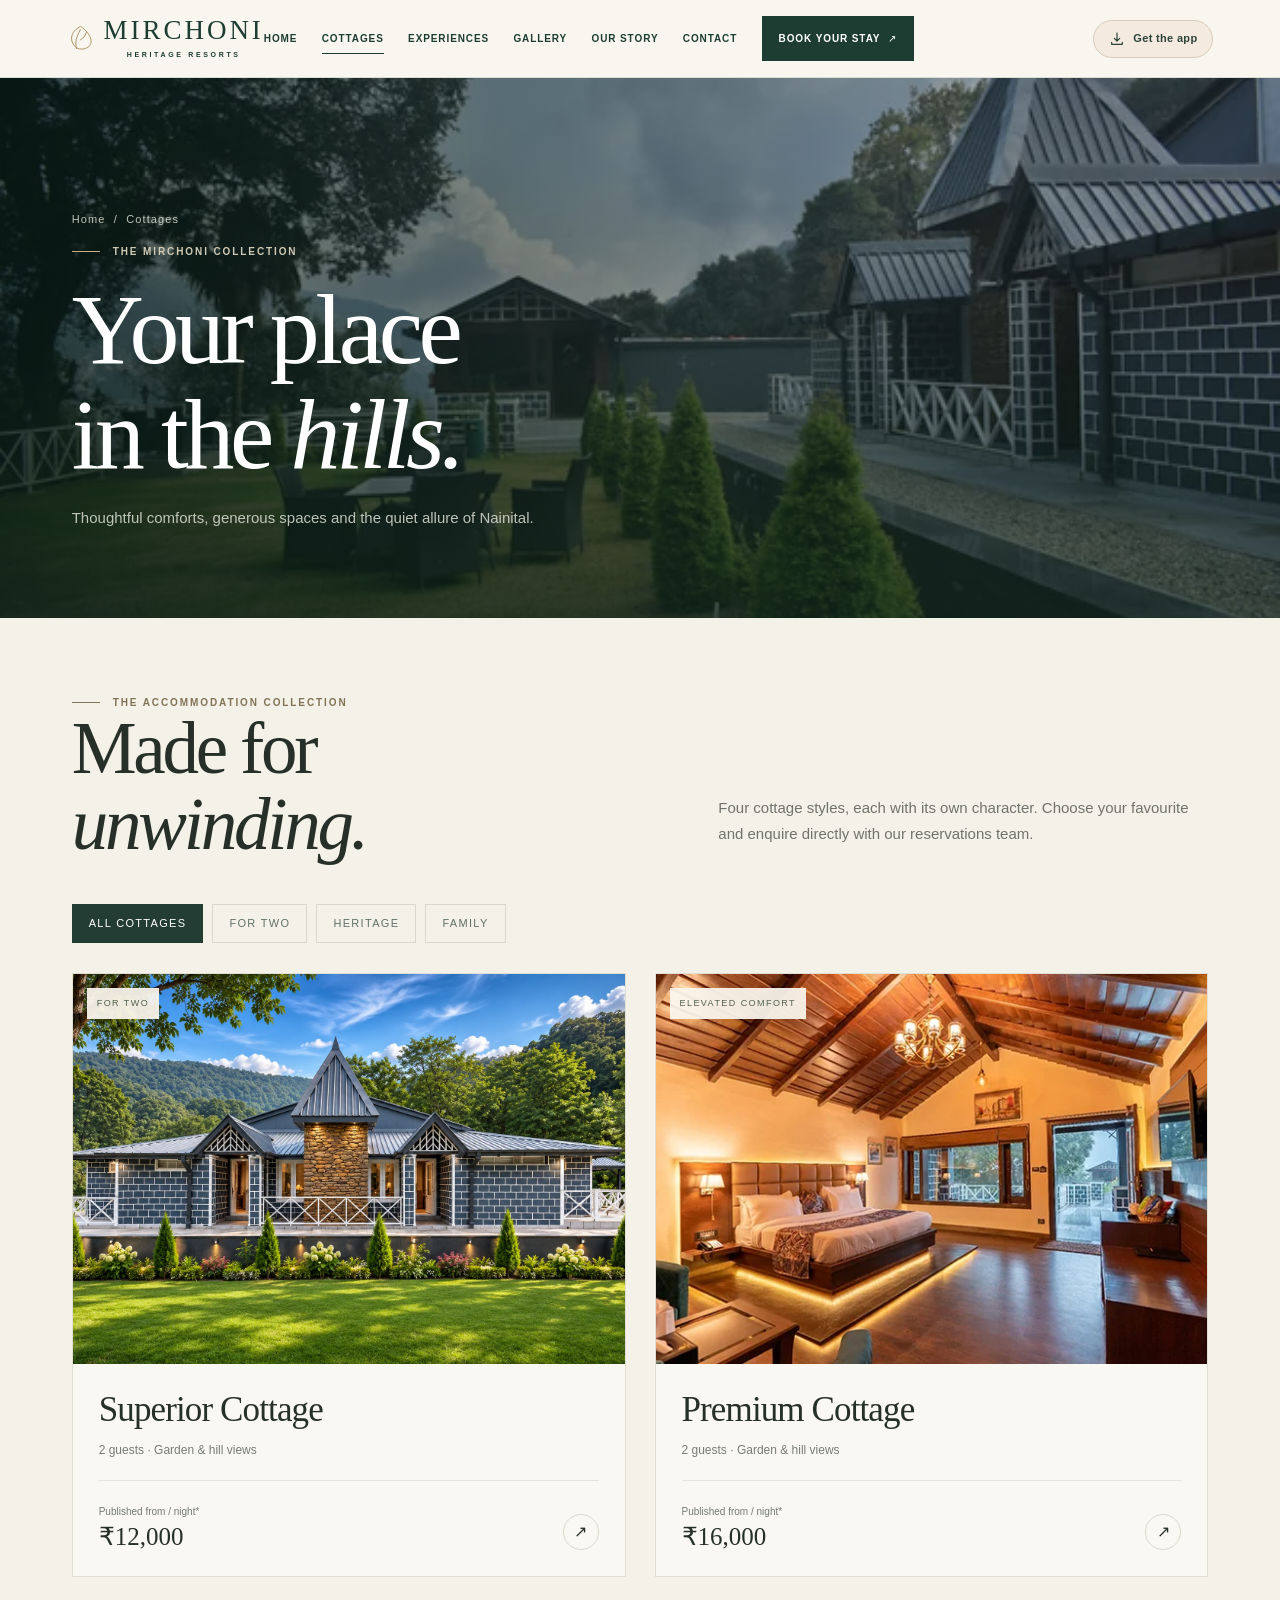
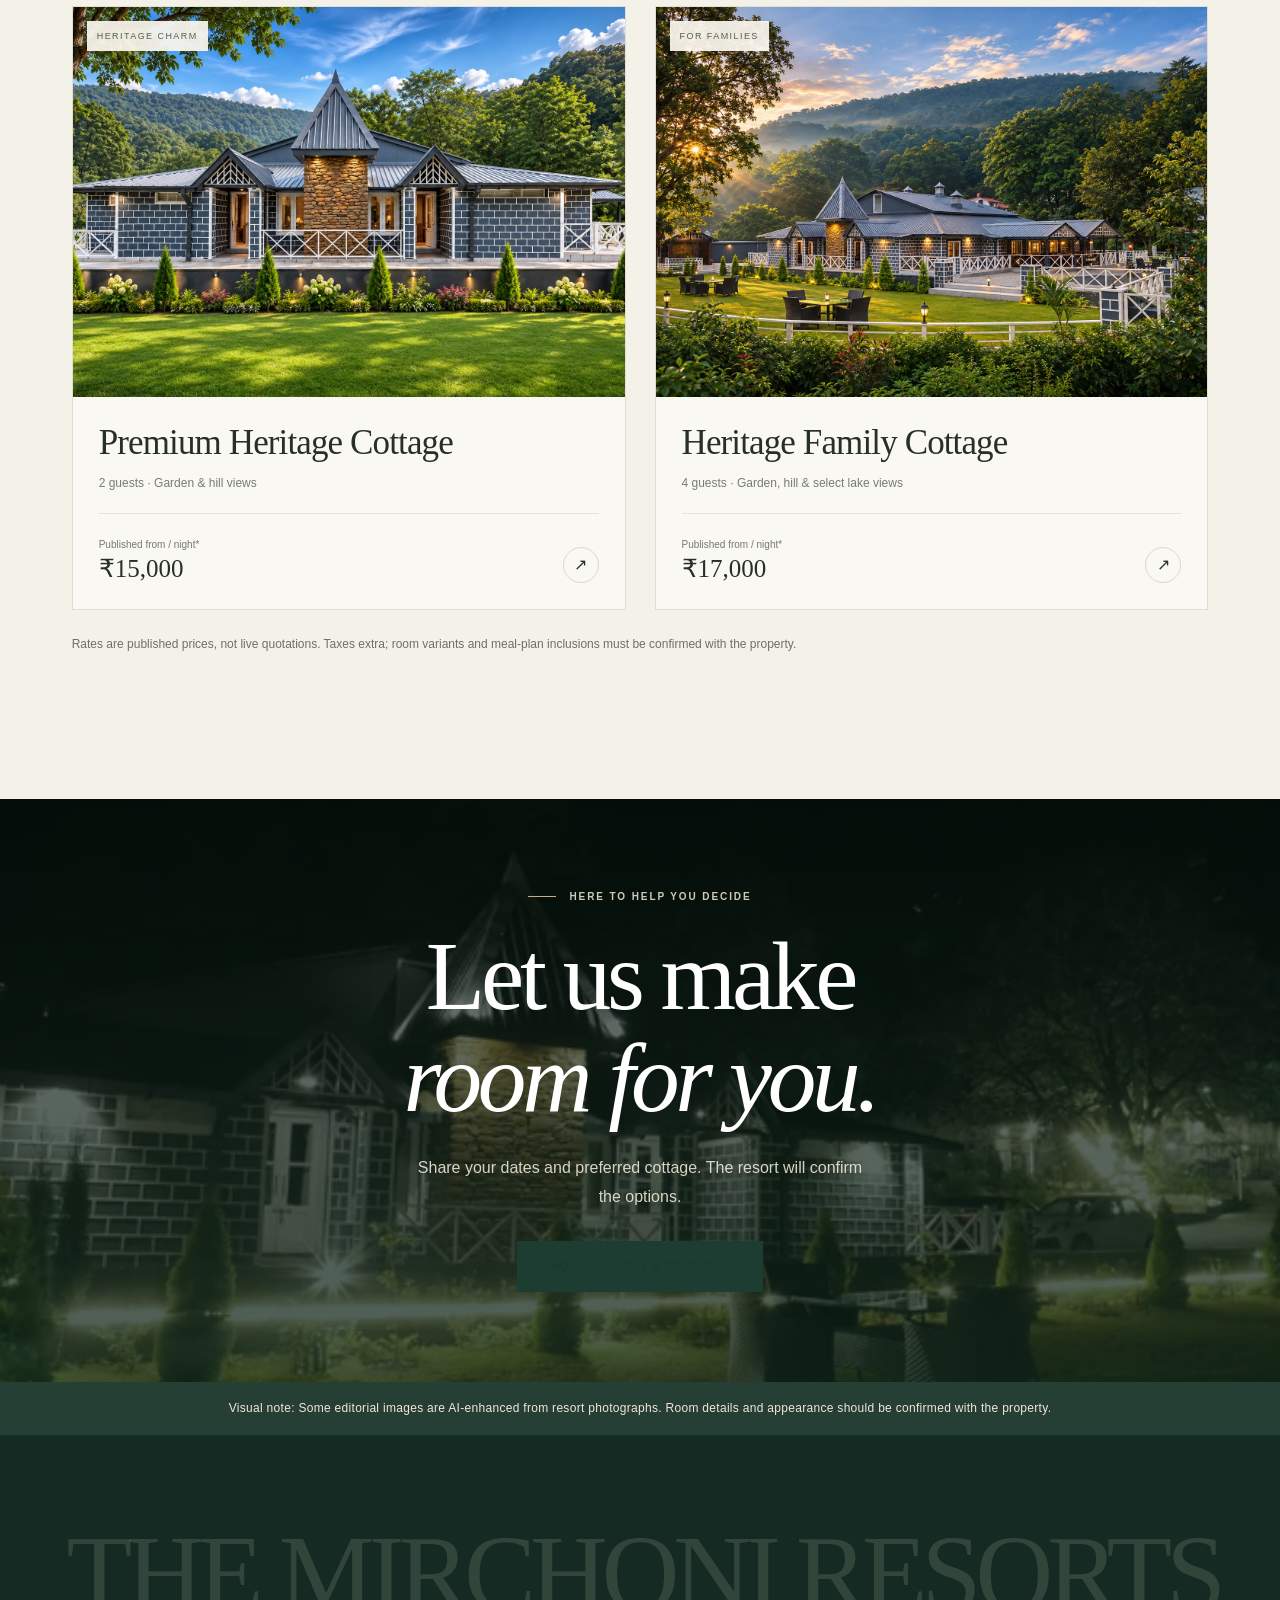
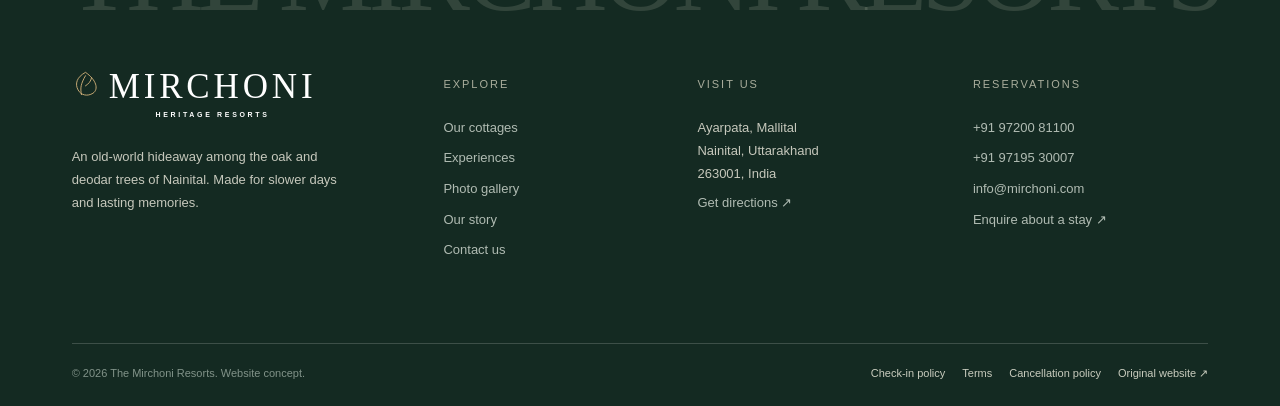
<file: stays.html>
<!DOCTYPE html>

<html lang="en"><head><meta charset="utf-8"/><meta content="width=device-width,initial-scale=1" name="viewport"/><meta content="#183e33" name="theme-color"/><meta content="Explore Superior, Premium, Premium Heritage and Heritage Family cottages at Mirchoni Resorts in Nainital." name="description"/><title>Our cottages | Mirchoni Resorts, Nainital</title><link href="assets/img/favicon.svg" rel="icon" type="image/svg+xml"/><link href="assets/css/style.css" rel="stylesheet"/><link crossorigin="" href="https://mirchoni.com" rel="preconnect"/><meta content="website" property="og:type"/><meta content="Our cottages — Mirchoni Resorts" property="og:title"/><meta content="Explore Superior, Premium, Premium Heritage and Heritage Family cottages at Mirchoni Resorts in Nainital." property="og:description"/><meta content="assets/img/ai/sunset-gardens.webp" property="og:image"/><script defer="" src="assets/js/main.js"></script><link href="assets/css/signature.css" rel="stylesheet"/><script defer="" src="assets/js/signature.js"></script><link href="manifest.webmanifest" rel="manifest"/><meta content="yes" name="apple-mobile-web-app-capable"/><meta content="default" name="apple-mobile-web-app-status-bar-style"/><meta content="Mirchoni" name="apple-mobile-web-app-title"/><link href="assets/img/app-icon-192.png" rel="apple-touch-icon"/><link href="assets/css/pwa.css" rel="stylesheet"/><script defer="" src="assets/js/pwa.js"></script><link href="assets/css/polish.css" rel="stylesheet"/><script defer="" src="assets/js/image-manager.js"></script><link href="assets/css/v6.css" rel="stylesheet"/></head><body class="signature-site signature-inner"><a class="skip-link" href="#main">Skip to main content</a><header class="site-header inner-header" id="site-header"><a aria-label="Mirchoni Resorts home" class="brand" href="index.html"><svg aria-hidden="true" class="brand-mark" fill="none" viewbox="0 0 40 44"><path d="M20 4C7 11 4 21 9 30c4 8 14 10 22 5C40 29 36 15 20 4Z" stroke="currentColor" stroke-width="1.35"></path><path d="M20 9c-7 12-8 18-6 28M20 24c5-3 8-7 9-12" stroke="currentColor" stroke-linecap="round" stroke-width="1.35"></path></svg><span class="brand-text"><span class="logo-main">MIRCHONI</span><span class="logo-sub">HERITAGE RESORTS</span></span></a><nav aria-label="Main navigation" class="nav-links"><a class="" href="index.html">Home</a><a class="active" href="stays.html">Cottages</a><a class="" href="experiences.html">Experiences</a><a class="" href="gallery.html">Gallery</a><a class="" href="story.html">Our story</a><a class="" href="contact.html">Contact</a><a class="nav-book" data-book="any" href="#">Book your stay  ↗</a></nav><button aria-controls="mobile-menu" aria-expanded="false" aria-label="Open navigation" class="menu-toggle" id="menu-toggle"><span></span><span></span></button></header><nav aria-label="Mobile navigation" class="mobile-menu" id="mobile-menu"><a href="index.html">Home</a><a href="stays.html">Cottages</a><a href="experiences.html">Experiences</a><a href="gallery.html">Gallery</a><a href="story.html">Our story</a><a href="contact.html">Contact</a><a data-book="any" href="#">Check availability ↗</a></nav><main id="main"><section class="page-hero has-image"><img alt="Original resort photograph" class="" data-image-kind="original" decoding="async" fetchpriority="high" loading="eager" sizes="(max-width: 640px) 100vw, 1536px" src="assets/img/real/garden-day.webp" srcset="assets/img/real/garden-day-mobile.webp 768w, assets/img/real/garden-day.webp 1536w"/><div class="container page-hero-content"><div class="breadcrumbs"><a href="index.html">Home</a>  /  Cottages</div><span class="eyebrow light">THE MIRCHONI COLLECTION</span><h1>Your place<br/>in the <em>hills.</em></h1><p>Thoughtful comforts, generous spaces and the quiet allure of Nainital.</p></div></section><section class="section" style="padding-top:77px"><div class="container"><div class="section-top"><div><span class="eyebrow">The accommodation collection</span><h2>Made for<br/><em>unwinding.</em></h2></div><p class="section-copy">Four cottage styles, each with its own character. Choose your favourite and enquire directly with our reservations team.</p></div><div aria-label="Filter cottages" class="filter-bar" data-filter-group="roomcategory" role="group"><button aria-pressed="true" class="filter-btn" data-filter="all" type="button">All cottages</button><button aria-pressed="false" class="filter-btn" data-filter="couples" type="button">For two</button><button aria-pressed="false" class="filter-btn" data-filter="heritage" type="button">Heritage</button><button aria-pressed="false" class="filter-btn" data-filter="family" type="button">Family</button></div><div class="listing-grid"><article class="stay-card reveal" data-roomcategory="couples"><a aria-label="Explore Superior Cottage" class="stay-image" href="superior-cottage.html"><img alt="AI-enhanced architectural visualization inspired by photographs of Mirchoni Resorts" class="" data-image-kind="ai-enhanced" decoding="async" loading="lazy" sizes="(max-width: 640px) 100vw, 1536px" src="assets/img/ai/heritage-facade.webp" srcset="assets/img/ai/heritage-facade-mobile.webp 768w, assets/img/ai/heritage-facade.webp 1536w"/><span class="stay-label">For two</span></a><div class="stay-body"><h3>Superior Cottage</h3><p class="stay-meta">2 guests <span aria-hidden="true">·</span> Garden &amp; hill views</p><div class="stay-foot"><div><span class="price-label">Published from / night*</span><div class="price">₹12,000</div></div><a aria-label="View Superior Cottage" class="circle-arrow" href="superior-cottage.html">↗</a></div></div></article><article class="stay-card reveal" data-roomcategory="couples"><a aria-label="Explore Premium Cottage" class="stay-image" href="premium-cottage.html"><img alt="Original resort photograph" class="" data-image-kind="original" decoding="async" loading="lazy" sizes="(max-width: 640px) 100vw, 1536px" src="assets/img/real/premium-room.webp" srcset="assets/img/real/premium-room-mobile.webp 768w, assets/img/real/premium-room.webp 1536w"/><span class="stay-label">Elevated comfort</span></a><div class="stay-body"><h3>Premium Cottage</h3><p class="stay-meta">2 guests <span aria-hidden="true">·</span> Garden &amp; hill views</p><div class="stay-foot"><div><span class="price-label">Published from / night*</span><div class="price">₹16,000</div></div><a aria-label="View Premium Cottage" class="circle-arrow" href="premium-cottage.html">↗</a></div></div></article><article class="stay-card reveal" data-roomcategory="heritage"><a aria-label="Explore Premium Heritage Cottage" class="stay-image" href="premium-heritage-cottage.html"><img alt="AI-enhanced architectural visualization inspired by photographs of Mirchoni Resorts" class="" data-image-kind="ai-enhanced" decoding="async" loading="lazy" sizes="(max-width: 640px) 100vw, 1536px" src="assets/img/ai/heritage-facade.webp" srcset="assets/img/ai/heritage-facade-mobile.webp 768w, assets/img/ai/heritage-facade.webp 1536w"/><span class="stay-label">Heritage charm</span></a><div class="stay-body"><h3>Premium Heritage Cottage</h3><p class="stay-meta">2 guests <span aria-hidden="true">·</span> Garden &amp; hill views</p><div class="stay-foot"><div><span class="price-label">Published from / night*</span><div class="price">₹15,000</div></div><a aria-label="View Premium Heritage Cottage" class="circle-arrow" href="premium-heritage-cottage.html">↗</a></div></div></article><article class="stay-card reveal" data-roomcategory="family"><a aria-label="Explore Heritage Family Cottage" class="stay-image" href="heritage-family-cottage.html"><img alt="AI-enhanced architectural visualization inspired by photographs of Mirchoni Resorts" class="" data-image-kind="ai-enhanced" decoding="async" loading="lazy" sizes="(max-width: 640px) 100vw, 1536px" src="assets/img/ai/sunset-gardens.webp" srcset="assets/img/ai/sunset-gardens-mobile.webp 768w, assets/img/ai/sunset-gardens.webp 1536w"/><span class="stay-label">For families</span></a><div class="stay-body"><h3>Heritage Family Cottage</h3><p class="stay-meta">4 guests <span aria-hidden="true">·</span> Garden, hill &amp; select lake views</p><div class="stay-foot"><div><span class="price-label">Published from / night*</span><div class="price">₹17,000</div></div><a aria-label="View Heritage Family Cottage" class="circle-arrow" href="heritage-family-cottage.html">↗</a></div></div></article></div><p class="micro" style="margin-top:24px">Rates are published prices, not live quotations. Taxes extra; room variants and meal-plan inclusions must be confirmed with the property.</p></div></section><section class="closing"><img alt="Original resort photograph" class="" data-image-kind="original" decoding="async" loading="lazy" sizes="(max-width: 640px) 100vw, 1536px" src="assets/img/real/night-cottages.webp" srcset="assets/img/real/night-cottages-mobile.webp 768w, assets/img/real/night-cottages.webp 1536w"/><div class="closing-inner"><span class="eyebrow light" style="justify-content:center">Here to help you decide</span><h2>Let us make<br/><em>room for you.</em></h2><p>Share your dates and preferred cottage. The resort will confirm the options.</p><button class="btn" data-book="any">Enquire about a cottage ↗</button></div></section></main><div class="visual-integrity-notice">Visual note: Some editorial images are AI-enhanced from resort photographs. Room details and appearance should be confirmed with the property.</div><footer class="footer"><div class="container"><div class="footer-top"><div><a aria-label="Mirchoni Resorts home" class="brand" href="index.html"><svg aria-hidden="true" class="brand-mark" fill="none" viewbox="0 0 40 44"><path d="M20 4C7 11 4 21 9 30c4 8 14 10 22 5C40 29 36 15 20 4Z" stroke="currentColor" stroke-width="1.35"></path><path d="M20 9c-7 12-8 18-6 28M20 24c5-3 8-7 9-12" stroke="currentColor" stroke-linecap="round" stroke-width="1.35"></path></svg><span class="brand-text"><span class="logo-main">MIRCHONI</span><span class="logo-sub">HERITAGE RESORTS</span></span></a><p class="footer-description">An old-world hideaway among the oak and deodar trees of Nainital. Made for slower days and lasting memories.</p></div><div class="footer-col"><div class="footer-title">Explore</div><a href="stays.html">Our cottages</a><a href="experiences.html">Experiences</a><a href="gallery.html">Photo gallery</a><a href="story.html">Our story</a><a href="contact.html">Contact us</a></div><div class="footer-col"><div class="footer-title">Visit us</div><p>Ayarpata, Mallital<br/>Nainital, Uttarakhand<br/>263001, India</p><a href="https://www.google.com/maps/search/?api=1&amp;query=Mirchoni+Resorts+Nainital" rel="noopener noreferrer" target="_blank">Get directions ↗</a></div><div class="footer-col"><div class="footer-title">Reservations</div><a href="tel:+919720081100">+91 97200 81100</a><a href="tel:+919719530007">+91 97195 30007</a><a href="mailto:info@mirchoni.com">info@mirchoni.com</a><a data-book="any" href="#">Enquire about a stay ↗</a></div></div><div class="footer-bottom"><span>© 2026 The Mirchoni Resorts. Website concept.</span><div class="footer-bottom-links"><a href="https://mirchoni.com/check-in-policy/" rel="noopener noreferrer" target="_blank">Check-in policy</a><a href="https://mirchoni.com/terms-and-conditions/" rel="noopener noreferrer" target="_blank">Terms</a><a href="https://mirchoni.com/cancellation-policy/" rel="noopener noreferrer" target="_blank">Cancellation policy</a><a href="https://mirchoni.com/" rel="noopener noreferrer" target="_blank">Original website ↗</a></div></div></div></footer><div aria-hidden="true" aria-labelledby="reserve-title" aria-modal="true" class="modal" id="reserve-modal" role="dialog"><div class="modal-backdrop" data-close-modal=""></div><section class="modal-panel"><button aria-label="Close inquiry" class="modal-close" type="button">×</button><span class="eyebrow">The beginning of a beautiful stay</span><h2 id="reserve-title">Plan your <em>escape.</em></h2><p>Share your preferred dates and we’ll prepare a WhatsApp message to the resort. This is an enquiry, not a confirmed booking.</p><form class="modal-form" id="reserve-form"><label class="form-field full"><span>Your cottage</span><select id="reserve-room" name="room" required=""><option value="Any cottage">Any cottage / please advise</option><option value="Superior Cottage">Superior Cottage</option><option value="Premium Cottage">Premium Cottage</option><option value="Premium Heritage Cottage">Premium Heritage Cottage</option><option value="Heritage Family Cottage">Heritage Family Cottage</option></select></label><label class="form-field"><span>Check-in</span><input id="reserve-arrival" name="arrival" required="" type="date"/></label><label class="form-field"><span>Check-out</span><input id="reserve-departure" name="departure" required="" type="date"/></label><label class="form-field"><span>Guests</span><select id="reserve-guests" name="guests" required=""><option value="1 adult">1 guest</option><option selected="" value="2 adults">2 guests</option><option value="3 guests">3 guests</option><option value="4 guests">4 guests</option></select></label><label class="form-field"><span>Name</span><input autocomplete="name" minlength="2" name="guestName" placeholder="Your name" required="" type="text"/></label><label class="form-field"><span>Contact number</span><input autocomplete="tel" minlength="8" name="phone" placeholder="Your phone number" required="" type="tel"/></label><label class="form-field"><span>Anything else?</span><input name="message" placeholder="Special requests (optional)" type="text"/></label><button class="btn" type="submit">Continue to WhatsApp <span class="icon-arrow">↗</span></button><p class="form-note">You will review the message in WhatsApp before sending. Availability, meals, final prices and taxes must be confirmed by the resort.</p></form></section></div><div aria-hidden="true" aria-label="Photo viewer" aria-modal="true" class="lightbox" id="lightbox" role="dialog"><div id="lightbox-backdrop" style="position:absolute;inset:0"></div><button aria-label="Close gallery" class="lightbox-close" id="lightbox-close">×</button><button aria-label="Previous photo" class="lightbox-arrow lightbox-prev" id="lightbox-prev">‹</button><img alt="Resort photo" id="lightbox-image" src="assets/img/fallback.svg"/><button aria-label="Next photo" class="lightbox-arrow lightbox-next" id="lightbox-next">›</button><span aria-live="polite" class="lightbox-counter" id="lightbox-counter"></span></div><div class="mobile-booking"><button data-book="any" type="button">Enquire about your stay   ↗</button></div></body></html>
</file>
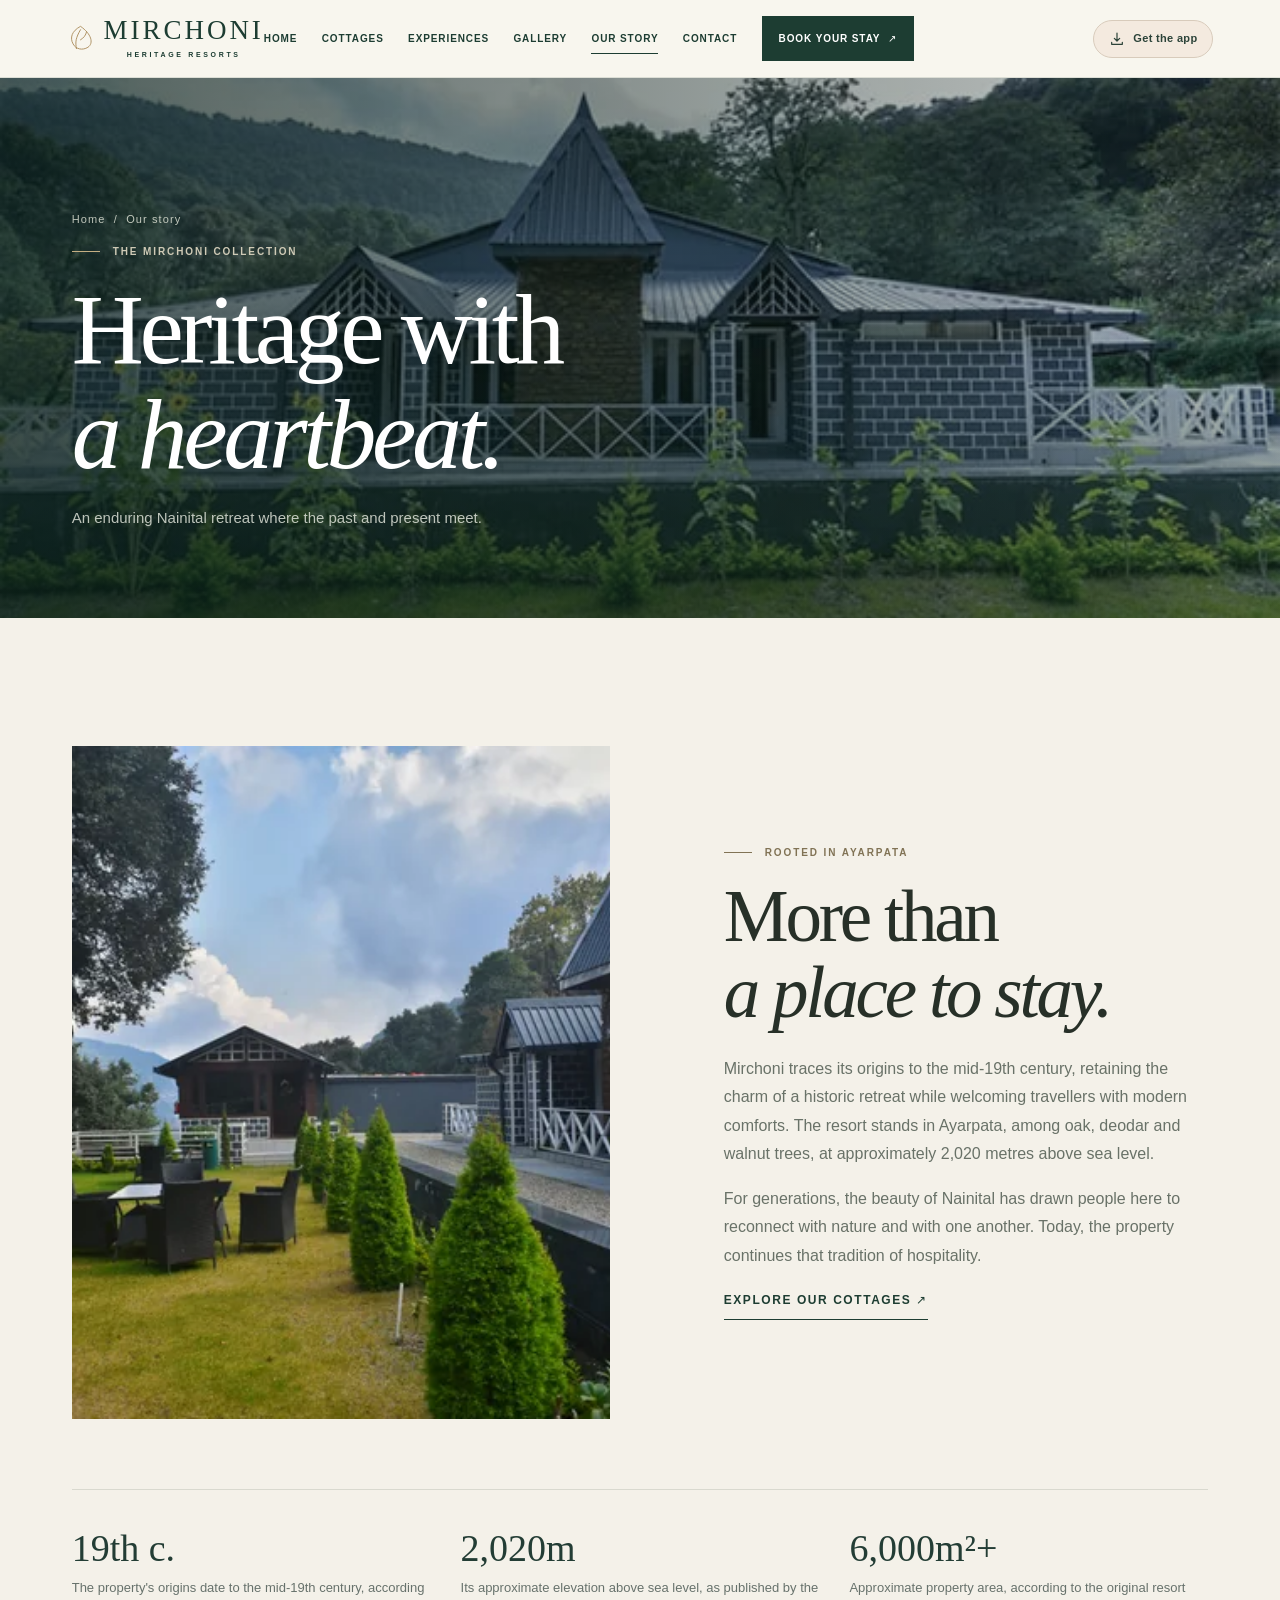
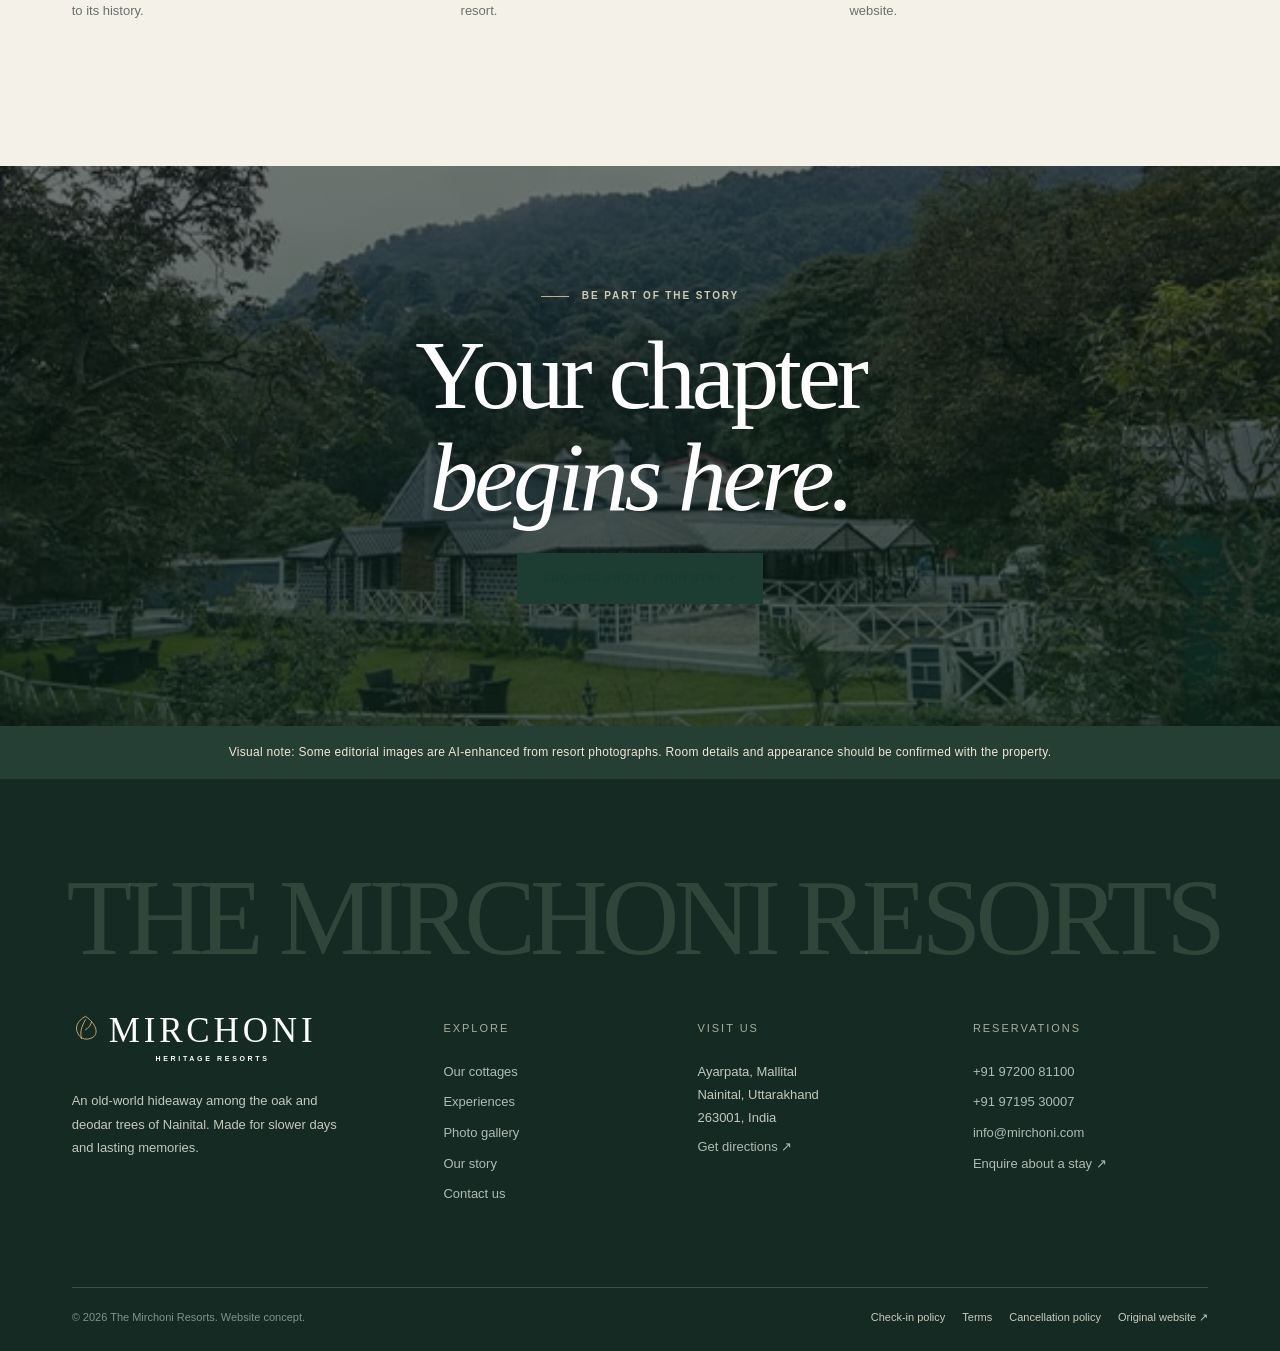
<file: story.html>
<!DOCTYPE html>

<html lang="en"><head><meta charset="utf-8"/><meta content="width=device-width,initial-scale=1" name="viewport"/><meta content="#183e33" name="theme-color"/><meta content="Learn about the mid-19th-century heritage and natural setting of Mirchoni Resorts in Ayarpata, Nainital." name="description"/><title>Our story | Mirchoni Resorts, Nainital</title><link href="assets/img/favicon.svg" rel="icon" type="image/svg+xml"/><link href="assets/css/style.css" rel="stylesheet"/><link crossorigin="" href="https://mirchoni.com" rel="preconnect"/><meta content="website" property="og:type"/><meta content="Our story — Mirchoni Resorts" property="og:title"/><meta content="Learn about the mid-19th-century heritage and natural setting of Mirchoni Resorts in Ayarpata, Nainital." property="og:description"/><meta content="assets/img/ai/sunset-gardens.webp" property="og:image"/><script defer="" src="assets/js/main.js"></script><link href="assets/css/signature.css" rel="stylesheet"/><script defer="" src="assets/js/signature.js"></script><link href="manifest.webmanifest" rel="manifest"/><meta content="yes" name="apple-mobile-web-app-capable"/><meta content="default" name="apple-mobile-web-app-status-bar-style"/><meta content="Mirchoni" name="apple-mobile-web-app-title"/><link href="assets/img/app-icon-192.png" rel="apple-touch-icon"/><link href="assets/css/pwa.css" rel="stylesheet"/><script defer="" src="assets/js/pwa.js"></script><link href="assets/css/polish.css" rel="stylesheet"/><script defer="" src="assets/js/image-manager.js"></script><link href="assets/css/v6.css" rel="stylesheet"/></head><body class="signature-site signature-inner"><a class="skip-link" href="#main">Skip to main content</a><header class="site-header inner-header" id="site-header"><a aria-label="Mirchoni Resorts home" class="brand" href="index.html"><svg aria-hidden="true" class="brand-mark" fill="none" viewbox="0 0 40 44"><path d="M20 4C7 11 4 21 9 30c4 8 14 10 22 5C40 29 36 15 20 4Z" stroke="currentColor" stroke-width="1.35"></path><path d="M20 9c-7 12-8 18-6 28M20 24c5-3 8-7 9-12" stroke="currentColor" stroke-linecap="round" stroke-width="1.35"></path></svg><span class="brand-text"><span class="logo-main">MIRCHONI</span><span class="logo-sub">HERITAGE RESORTS</span></span></a><nav aria-label="Main navigation" class="nav-links"><a class="" href="index.html">Home</a><a class="" href="stays.html">Cottages</a><a class="" href="experiences.html">Experiences</a><a class="" href="gallery.html">Gallery</a><a class="active" href="story.html">Our story</a><a class="" href="contact.html">Contact</a><a class="nav-book" data-book="any" href="#">Book your stay  ↗</a></nav><button aria-controls="mobile-menu" aria-expanded="false" aria-label="Open navigation" class="menu-toggle" id="menu-toggle"><span></span><span></span></button></header><nav aria-label="Mobile navigation" class="mobile-menu" id="mobile-menu"><a href="index.html">Home</a><a href="stays.html">Cottages</a><a href="experiences.html">Experiences</a><a href="gallery.html">Gallery</a><a href="story.html">Our story</a><a href="contact.html">Contact</a><a data-book="any" href="#">Check availability ↗</a></nav><main id="main"><section class="page-hero has-image"><img alt="Original resort photograph" class="" data-image-kind="original" decoding="async" fetchpriority="high" loading="eager" sizes="(max-width: 640px) 100vw, 1536px" src="assets/img/real/exterior-day.webp" srcset="assets/img/real/exterior-day-mobile.webp 768w, assets/img/real/exterior-day.webp 1536w"/><div class="container page-hero-content"><div class="breadcrumbs"><a href="index.html">Home</a>  /  Our story</div><span class="eyebrow light">THE MIRCHONI COLLECTION</span><h1>Heritage with<br/><em>a heartbeat.</em></h1><p>An enduring Nainital retreat where the past and present meet.</p></div></section><section class="section"><div class="container story-grid"><div class="reveal"><img alt="Original resort photograph" class="story-image" data-image-kind="original" decoding="async" loading="lazy" sizes="(max-width: 640px) 100vw, 1536px" src="assets/img/real/garden-day.webp" srcset="assets/img/real/garden-day-mobile.webp 768w, assets/img/real/garden-day.webp 1536w"/></div><div class="reveal"><span class="eyebrow">Rooted in Ayarpata</span><h2>More than<br/><em>a place to stay.</em></h2><p>Mirchoni traces its origins to the mid-19th century, retaining the charm of a historic retreat while welcoming travellers with modern comforts. The resort stands in Ayarpata, among oak, deodar and walnut trees, at approximately 2,020 metres above sea level.</p><p>For generations, the beauty of Nainital has drawn people here to reconnect with nature and with one another. Today, the property continues that tradition of hospitality.</p><a class="line-link" href="stays.html">Explore our cottages ↗</a></div></div><div class="container timeline"><div><b>19th c.</b><p>The property's origins date to the mid-19th century, according to its history.</p></div><div><b>2,020m</b><p>Its approximate elevation above sea level, as published by the resort.</p></div><div><b>6,000m²+</b><p>Approximate property area, according to the original resort website.</p></div></div></section><section class="closing"><img alt="Original resort photograph" class="" data-image-kind="original" decoding="async" loading="lazy" sizes="(max-width: 640px) 100vw, 1536px" src="assets/img/real/estate-hills.webp" srcset="assets/img/real/estate-hills-mobile.webp 768w, assets/img/real/estate-hills.webp 1536w"/><div class="closing-inner"><span class="eyebrow light" style="justify-content:center">Be part of the story</span><h2>Your chapter<br/><em>begins here.</em></h2><button class="btn" data-book="any" type="button">Enquire about your stay ↗</button></div></section></main><div class="visual-integrity-notice">Visual note: Some editorial images are AI-enhanced from resort photographs. Room details and appearance should be confirmed with the property.</div><footer class="footer"><div class="container"><div class="footer-top"><div><a aria-label="Mirchoni Resorts home" class="brand" href="index.html"><svg aria-hidden="true" class="brand-mark" fill="none" viewbox="0 0 40 44"><path d="M20 4C7 11 4 21 9 30c4 8 14 10 22 5C40 29 36 15 20 4Z" stroke="currentColor" stroke-width="1.35"></path><path d="M20 9c-7 12-8 18-6 28M20 24c5-3 8-7 9-12" stroke="currentColor" stroke-linecap="round" stroke-width="1.35"></path></svg><span class="brand-text"><span class="logo-main">MIRCHONI</span><span class="logo-sub">HERITAGE RESORTS</span></span></a><p class="footer-description">An old-world hideaway among the oak and deodar trees of Nainital. Made for slower days and lasting memories.</p></div><div class="footer-col"><div class="footer-title">Explore</div><a href="stays.html">Our cottages</a><a href="experiences.html">Experiences</a><a href="gallery.html">Photo gallery</a><a href="story.html">Our story</a><a href="contact.html">Contact us</a></div><div class="footer-col"><div class="footer-title">Visit us</div><p>Ayarpata, Mallital<br/>Nainital, Uttarakhand<br/>263001, India</p><a href="https://www.google.com/maps/search/?api=1&amp;query=Mirchoni+Resorts+Nainital" rel="noopener noreferrer" target="_blank">Get directions ↗</a></div><div class="footer-col"><div class="footer-title">Reservations</div><a href="tel:+919720081100">+91 97200 81100</a><a href="tel:+919719530007">+91 97195 30007</a><a href="mailto:info@mirchoni.com">info@mirchoni.com</a><a data-book="any" href="#">Enquire about a stay ↗</a></div></div><div class="footer-bottom"><span>© 2026 The Mirchoni Resorts. Website concept.</span><div class="footer-bottom-links"><a href="https://mirchoni.com/check-in-policy/" rel="noopener noreferrer" target="_blank">Check-in policy</a><a href="https://mirchoni.com/terms-and-conditions/" rel="noopener noreferrer" target="_blank">Terms</a><a href="https://mirchoni.com/cancellation-policy/" rel="noopener noreferrer" target="_blank">Cancellation policy</a><a href="https://mirchoni.com/" rel="noopener noreferrer" target="_blank">Original website ↗</a></div></div></div></footer><div aria-hidden="true" aria-labelledby="reserve-title" aria-modal="true" class="modal" id="reserve-modal" role="dialog"><div class="modal-backdrop" data-close-modal=""></div><section class="modal-panel"><button aria-label="Close inquiry" class="modal-close" type="button">×</button><span class="eyebrow">The beginning of a beautiful stay</span><h2 id="reserve-title">Plan your <em>escape.</em></h2><p>Share your preferred dates and we’ll prepare a WhatsApp message to the resort. This is an enquiry, not a confirmed booking.</p><form class="modal-form" id="reserve-form"><label class="form-field full"><span>Your cottage</span><select id="reserve-room" name="room" required=""><option value="Any cottage">Any cottage / please advise</option><option value="Superior Cottage">Superior Cottage</option><option value="Premium Cottage">Premium Cottage</option><option value="Premium Heritage Cottage">Premium Heritage Cottage</option><option value="Heritage Family Cottage">Heritage Family Cottage</option></select></label><label class="form-field"><span>Check-in</span><input id="reserve-arrival" name="arrival" required="" type="date"/></label><label class="form-field"><span>Check-out</span><input id="reserve-departure" name="departure" required="" type="date"/></label><label class="form-field"><span>Guests</span><select id="reserve-guests" name="guests" required=""><option value="1 adult">1 guest</option><option selected="" value="2 adults">2 guests</option><option value="3 guests">3 guests</option><option value="4 guests">4 guests</option></select></label><label class="form-field"><span>Name</span><input autocomplete="name" minlength="2" name="guestName" placeholder="Your name" required="" type="text"/></label><label class="form-field"><span>Contact number</span><input autocomplete="tel" minlength="8" name="phone" placeholder="Your phone number" required="" type="tel"/></label><label class="form-field"><span>Anything else?</span><input name="message" placeholder="Special requests (optional)" type="text"/></label><button class="btn" type="submit">Continue to WhatsApp <span class="icon-arrow">↗</span></button><p class="form-note">You will review the message in WhatsApp before sending. Availability, meals, final prices and taxes must be confirmed by the resort.</p></form></section></div><div aria-hidden="true" aria-label="Photo viewer" aria-modal="true" class="lightbox" id="lightbox" role="dialog"><div id="lightbox-backdrop" style="position:absolute;inset:0"></div><button aria-label="Close gallery" class="lightbox-close" id="lightbox-close">×</button><button aria-label="Previous photo" class="lightbox-arrow lightbox-prev" id="lightbox-prev">‹</button><img alt="Resort photo" id="lightbox-image" src="assets/img/fallback.svg"/><button aria-label="Next photo" class="lightbox-arrow lightbox-next" id="lightbox-next">›</button><span aria-live="polite" class="lightbox-counter" id="lightbox-counter"></span></div><div class="mobile-booking"><button data-book="any" type="button">Enquire about your stay   ↗</button></div></body></html>
</file>
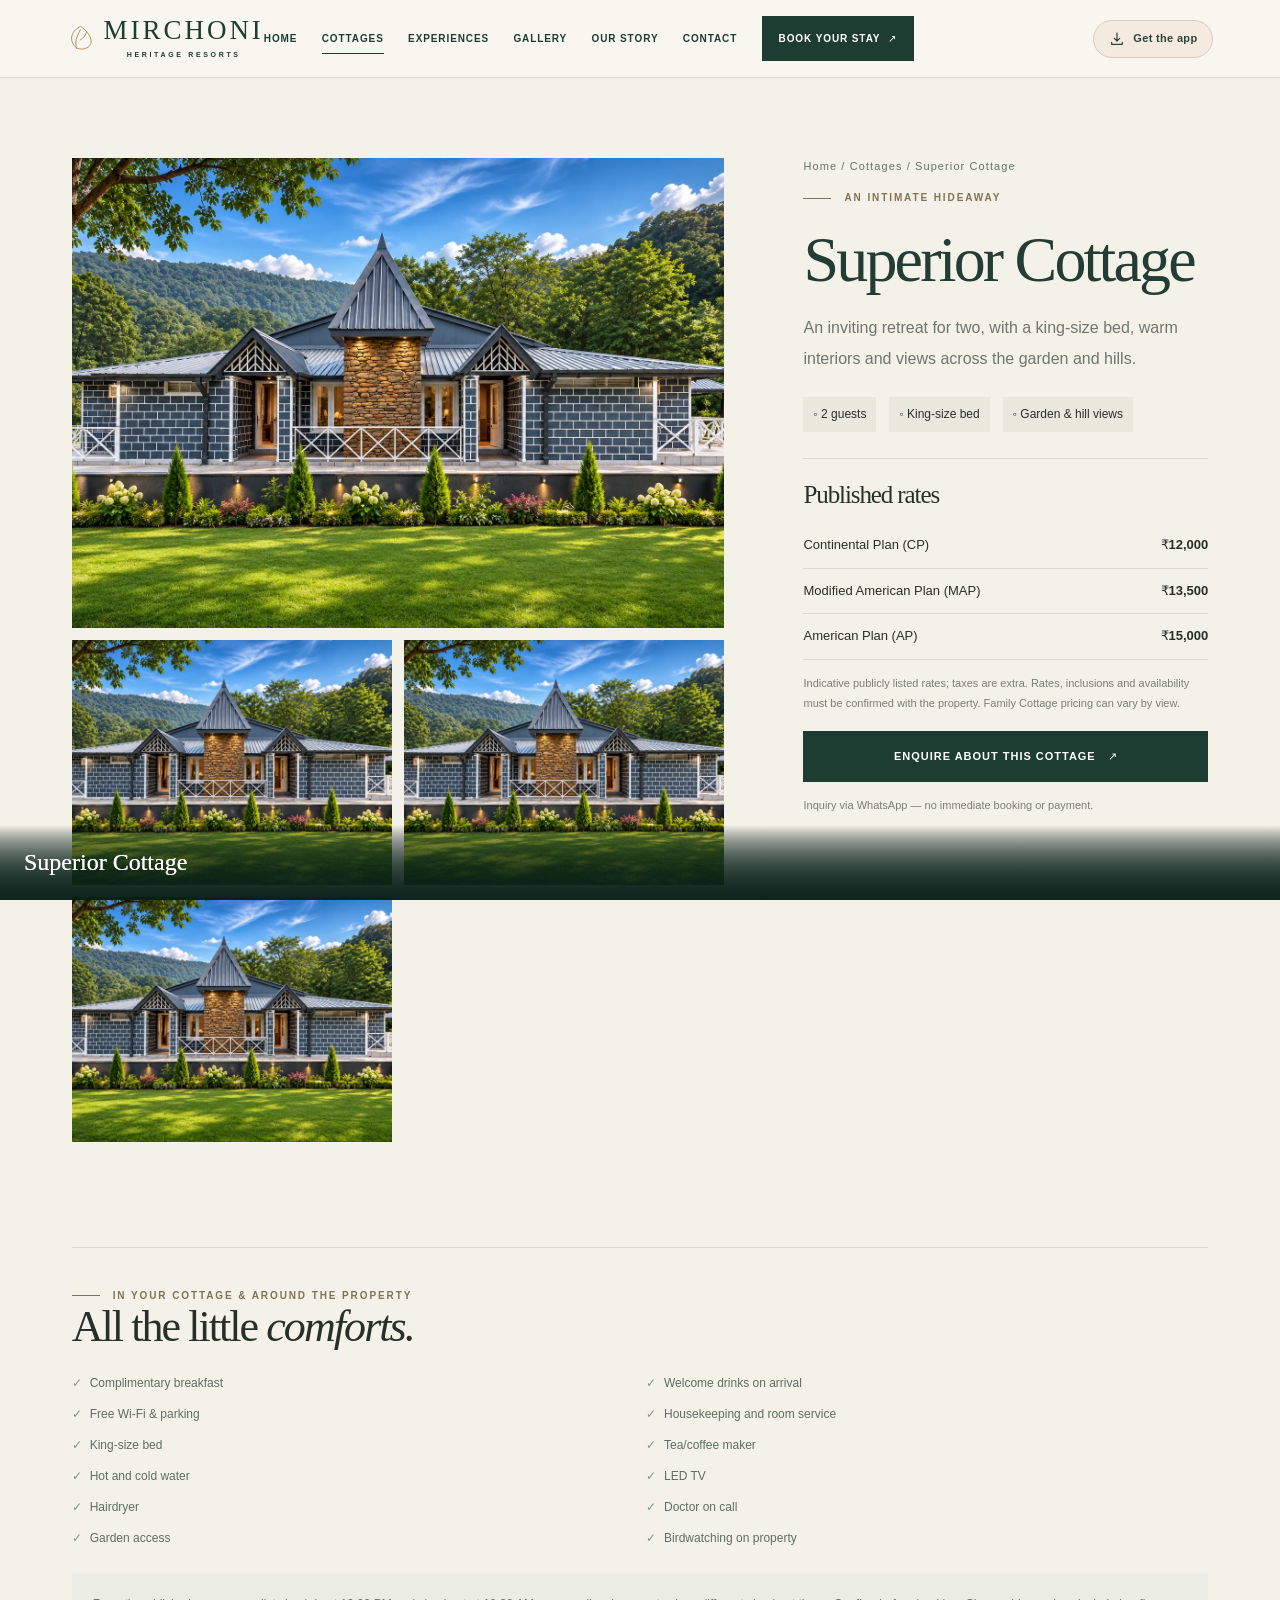
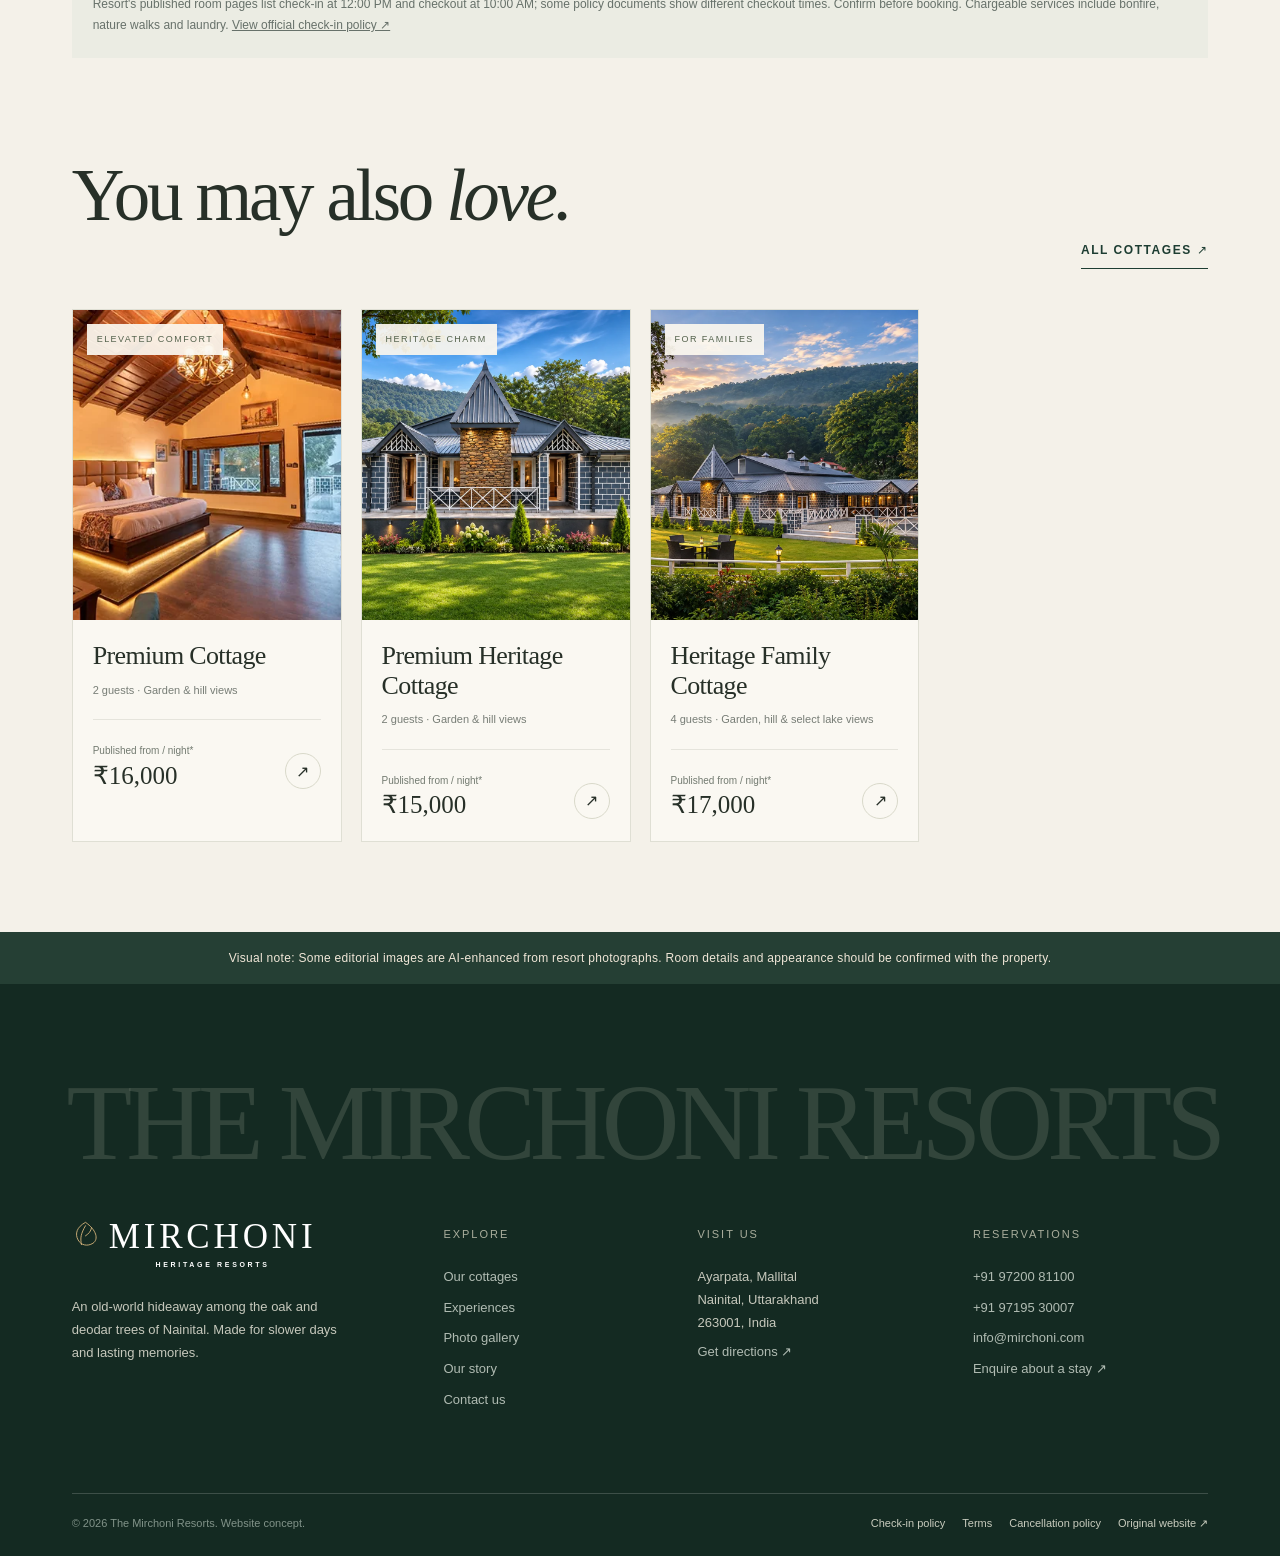
<file: superior-cottage.html>
<!DOCTYPE html>

<html lang="en"><head><meta charset="utf-8"/><meta content="width=device-width,initial-scale=1" name="viewport"/><meta content="#183e33" name="theme-color"/><meta content="Explore the Superior Cottage at Mirchoni Resorts, Nainital: garden and hill views, features, official indicative rates and reservation enquiries." name="description"/><title>Superior Cottage | Mirchoni Resorts, Nainital</title><link href="assets/img/favicon.svg" rel="icon" type="image/svg+xml"/><link href="assets/css/style.css" rel="stylesheet"/><link crossorigin="" href="https://mirchoni.com" rel="preconnect"/><meta content="website" property="og:type"/><meta content="Superior Cottage — Mirchoni Resorts" property="og:title"/><meta content="Explore the Superior Cottage at Mirchoni Resorts, Nainital: garden and hill views, features, official indicative rates and reservation enquiries." property="og:description"/><meta content="assets/img/ai/sunset-gardens.webp" property="og:image"/><script defer="" src="assets/js/main.js"></script><link href="assets/css/signature.css" rel="stylesheet"/><script defer="" src="assets/js/signature.js"></script><link href="manifest.webmanifest" rel="manifest"/><meta content="yes" name="apple-mobile-web-app-capable"/><meta content="default" name="apple-mobile-web-app-status-bar-style"/><meta content="Mirchoni" name="apple-mobile-web-app-title"/><link href="assets/img/app-icon-192.png" rel="apple-touch-icon"/><link href="assets/css/pwa.css" rel="stylesheet"/><script defer="" src="assets/js/pwa.js"></script><link href="assets/css/polish.css" rel="stylesheet"/><script defer="" src="assets/js/image-manager.js"></script><link href="assets/css/v6.css" rel="stylesheet"/></head><body class="signature-site signature-inner"><a class="skip-link" href="#main">Skip to main content</a><header class="site-header inner-header" id="site-header"><a aria-label="Mirchoni Resorts home" class="brand" href="index.html"><svg aria-hidden="true" class="brand-mark" fill="none" viewbox="0 0 40 44"><path d="M20 4C7 11 4 21 9 30c4 8 14 10 22 5C40 29 36 15 20 4Z" stroke="currentColor" stroke-width="1.35"></path><path d="M20 9c-7 12-8 18-6 28M20 24c5-3 8-7 9-12" stroke="currentColor" stroke-linecap="round" stroke-width="1.35"></path></svg><span class="brand-text"><span class="logo-main">MIRCHONI</span><span class="logo-sub">HERITAGE RESORTS</span></span></a><nav aria-label="Main navigation" class="nav-links"><a class="" href="index.html">Home</a><a class="active" href="stays.html">Cottages</a><a class="" href="experiences.html">Experiences</a><a class="" href="gallery.html">Gallery</a><a class="" href="story.html">Our story</a><a class="" href="contact.html">Contact</a><a class="nav-book" data-book="any" href="#">Book your stay  ↗</a></nav><button aria-controls="mobile-menu" aria-expanded="false" aria-label="Open navigation" class="menu-toggle" id="menu-toggle"><span></span><span></span></button></header><nav aria-label="Mobile navigation" class="mobile-menu" id="mobile-menu"><a href="index.html">Home</a><a href="stays.html">Cottages</a><a href="experiences.html">Experiences</a><a href="gallery.html">Gallery</a><a href="story.html">Our story</a><a href="contact.html">Contact</a><a data-book="any" href="#">Check availability ↗</a></nav><main id="main"><section class="room-layout container"><div class="room-gallery"><button aria-label="View photo: Superior Cottage" class="" data-caption="AI-enhanced conceptual view · confirm actual room imagery" data-full="assets/img/ai/heritage-facade.webp" data-gallerygroup="interiors" data-lightbox="" type="button"><img alt="AI-enhanced architectural visualization inspired by photographs of Mirchoni Resorts" class="" data-image-kind="ai-enhanced" decoding="async" loading="lazy" sizes="(max-width: 640px) 100vw, 1536px" src="assets/img/ai/heritage-facade.webp" srcset="assets/img/ai/heritage-facade-mobile.webp 768w, assets/img/ai/heritage-facade.webp 1536w"/><span class="image-caption">Superior Cottage</span></button><button aria-label="View photo: Superior Cottage" class="" data-caption="AI-enhanced conceptual view · confirm actual room imagery" data-full="assets/img/ai/heritage-facade.webp" data-gallerygroup="interiors" data-lightbox="" type="button"><img alt="AI-enhanced architectural visualization inspired by photographs of Mirchoni Resorts" class="" data-image-kind="ai-enhanced" decoding="async" loading="lazy" sizes="(max-width: 640px) 100vw, 1536px" src="assets/img/ai/heritage-facade.webp" srcset="assets/img/ai/heritage-facade-mobile.webp 768w, assets/img/ai/heritage-facade.webp 1536w"/><span class="image-caption">Superior Cottage</span></button><button aria-label="View photo: Superior Cottage" class="" data-caption="AI-enhanced conceptual view · confirm actual room imagery" data-full="assets/img/ai/heritage-facade.webp" data-gallerygroup="interiors" data-lightbox="" type="button"><img alt="AI-enhanced architectural visualization inspired by photographs of Mirchoni Resorts" class="" data-image-kind="ai-enhanced" decoding="async" loading="lazy" sizes="(max-width: 640px) 100vw, 1536px" src="assets/img/ai/heritage-facade.webp" srcset="assets/img/ai/heritage-facade-mobile.webp 768w, assets/img/ai/heritage-facade.webp 1536w"/><span class="image-caption">Superior Cottage</span></button><button aria-label="View photo: Superior Cottage" class="" data-caption="AI-enhanced conceptual view · confirm actual room imagery" data-full="assets/img/ai/heritage-facade.webp" data-gallerygroup="interiors" data-lightbox="" type="button"><img alt="AI-enhanced architectural visualization inspired by photographs of Mirchoni Resorts" class="" data-image-kind="ai-enhanced" decoding="async" loading="lazy" sizes="(max-width: 640px) 100vw, 1536px" src="assets/img/ai/heritage-facade.webp" srcset="assets/img/ai/heritage-facade-mobile.webp 768w, assets/img/ai/heritage-facade.webp 1536w"/><span class="image-caption">Superior Cottage</span></button></div><div class="room-detail"><div class="breadcrumbs" style="color:#617568"><a href="index.html">Home</a> / <a href="stays.html">Cottages</a> / Superior Cottage</div><span class="eyebrow">An intimate hideaway</span><h1>Superior Cottage</h1><p class="summary">An inviting retreat for two, with a king-size bed, warm interiors and views across the garden and hills.</p><div class="attrs"><span class="attr">◦ 2 guests</span><span class="attr">◦ King-size bed</span><span class="attr">◦ Garden &amp; hill views</span></div><div class="rates"><h3>Published rates</h3><div class="rates-row"><span>Continental Plan (CP)</span><b>₹12,000</b></div><div class="rates-row"><span>Modified American Plan (MAP)</span><b>₹13,500</b></div><div class="rates-row"><span>American Plan (AP)</span><b>₹15,000</b></div></div><p class="detail-disclaimer">Indicative publicly listed rates; taxes are extra. Rates, inclusions and availability must be confirmed with the property. Family Cottage pricing can vary by view.</p><button class="btn btn-full" data-book="Superior Cottage" type="button">Enquire about this cottage   ↗</button><p class="detail-disclaimer">Inquiry via WhatsApp — no immediate booking or payment.</p></div></section><section class="container room-amenities"><span class="eyebrow">In your cottage &amp; around the property</span><h2>All the little <em>comforts.</em></h2><ul class="amenities-list" style="padding:0;margin:0"><li>Complimentary breakfast</li><li>Welcome drinks on arrival</li><li>Free Wi-Fi &amp; parking</li><li>Housekeeping and room service</li><li>King-size bed</li><li>Tea/coffee maker</li><li>Hot and cold water</li><li>LED TV</li><li>Hairdryer</li><li>Doctor on call</li><li>Garden access</li><li>Birdwatching on property</li></ul><div class="policy-box">Resort's published room pages list check-in at 12:00 PM and checkout at 10:00 AM; some policy documents show different checkout times. Confirm before booking. Chargeable services include bonfire, nature walks and laundry. <a href="https://mirchoni.com/check-in-policy/" rel="noopener noreferrer" target="_blank">View official check-in policy ↗</a></div></section><section class="container related"><div class="section-top"><h2>You may also <em>love.</em></h2><a class="line-link" href="stays.html">All cottages ↗</a></div><div class="stays-grid"><article class="stay-card reveal" data-roomcategory="couples"><a aria-label="Explore Premium Cottage" class="stay-image" href="premium-cottage.html"><img alt="Original resort photograph" class="" data-image-kind="original" decoding="async" loading="lazy" sizes="(max-width: 640px) 100vw, 1536px" src="assets/img/real/premium-room.webp" srcset="assets/img/real/premium-room-mobile.webp 768w, assets/img/real/premium-room.webp 1536w"/><span class="stay-label">Elevated comfort</span></a><div class="stay-body"><h3>Premium Cottage</h3><p class="stay-meta">2 guests <span aria-hidden="true">·</span> Garden &amp; hill views</p><div class="stay-foot"><div><span class="price-label">Published from / night*</span><div class="price">₹16,000</div></div><a aria-label="View Premium Cottage" class="circle-arrow" href="premium-cottage.html">↗</a></div></div></article><article class="stay-card reveal" data-roomcategory="heritage"><a aria-label="Explore Premium Heritage Cottage" class="stay-image" href="premium-heritage-cottage.html"><img alt="AI-enhanced architectural visualization inspired by photographs of Mirchoni Resorts" class="" data-image-kind="ai-enhanced" decoding="async" loading="lazy" sizes="(max-width: 640px) 100vw, 1536px" src="assets/img/ai/heritage-facade.webp" srcset="assets/img/ai/heritage-facade-mobile.webp 768w, assets/img/ai/heritage-facade.webp 1536w"/><span class="stay-label">Heritage charm</span></a><div class="stay-body"><h3>Premium Heritage Cottage</h3><p class="stay-meta">2 guests <span aria-hidden="true">·</span> Garden &amp; hill views</p><div class="stay-foot"><div><span class="price-label">Published from / night*</span><div class="price">₹15,000</div></div><a aria-label="View Premium Heritage Cottage" class="circle-arrow" href="premium-heritage-cottage.html">↗</a></div></div></article><article class="stay-card reveal" data-roomcategory="family"><a aria-label="Explore Heritage Family Cottage" class="stay-image" href="heritage-family-cottage.html"><img alt="AI-enhanced architectural visualization inspired by photographs of Mirchoni Resorts" class="" data-image-kind="ai-enhanced" decoding="async" loading="lazy" sizes="(max-width: 640px) 100vw, 1536px" src="assets/img/ai/sunset-gardens.webp" srcset="assets/img/ai/sunset-gardens-mobile.webp 768w, assets/img/ai/sunset-gardens.webp 1536w"/><span class="stay-label">For families</span></a><div class="stay-body"><h3>Heritage Family Cottage</h3><p class="stay-meta">4 guests <span aria-hidden="true">·</span> Garden, hill &amp; select lake views</p><div class="stay-foot"><div><span class="price-label">Published from / night*</span><div class="price">₹17,000</div></div><a aria-label="View Heritage Family Cottage" class="circle-arrow" href="heritage-family-cottage.html">↗</a></div></div></article></div></section></main><div class="visual-integrity-notice">Visual note: Some editorial images are AI-enhanced from resort photographs. Room details and appearance should be confirmed with the property.</div><footer class="footer"><div class="container"><div class="footer-top"><div><a aria-label="Mirchoni Resorts home" class="brand" href="index.html"><svg aria-hidden="true" class="brand-mark" fill="none" viewbox="0 0 40 44"><path d="M20 4C7 11 4 21 9 30c4 8 14 10 22 5C40 29 36 15 20 4Z" stroke="currentColor" stroke-width="1.35"></path><path d="M20 9c-7 12-8 18-6 28M20 24c5-3 8-7 9-12" stroke="currentColor" stroke-linecap="round" stroke-width="1.35"></path></svg><span class="brand-text"><span class="logo-main">MIRCHONI</span><span class="logo-sub">HERITAGE RESORTS</span></span></a><p class="footer-description">An old-world hideaway among the oak and deodar trees of Nainital. Made for slower days and lasting memories.</p></div><div class="footer-col"><div class="footer-title">Explore</div><a href="stays.html">Our cottages</a><a href="experiences.html">Experiences</a><a href="gallery.html">Photo gallery</a><a href="story.html">Our story</a><a href="contact.html">Contact us</a></div><div class="footer-col"><div class="footer-title">Visit us</div><p>Ayarpata, Mallital<br/>Nainital, Uttarakhand<br/>263001, India</p><a href="https://www.google.com/maps/search/?api=1&amp;query=Mirchoni+Resorts+Nainital" rel="noopener noreferrer" target="_blank">Get directions ↗</a></div><div class="footer-col"><div class="footer-title">Reservations</div><a href="tel:+919720081100">+91 97200 81100</a><a href="tel:+919719530007">+91 97195 30007</a><a href="mailto:info@mirchoni.com">info@mirchoni.com</a><a data-book="any" href="#">Enquire about a stay ↗</a></div></div><div class="footer-bottom"><span>© 2026 The Mirchoni Resorts. Website concept.</span><div class="footer-bottom-links"><a href="https://mirchoni.com/check-in-policy/" rel="noopener noreferrer" target="_blank">Check-in policy</a><a href="https://mirchoni.com/terms-and-conditions/" rel="noopener noreferrer" target="_blank">Terms</a><a href="https://mirchoni.com/cancellation-policy/" rel="noopener noreferrer" target="_blank">Cancellation policy</a><a href="https://mirchoni.com/" rel="noopener noreferrer" target="_blank">Original website ↗</a></div></div></div></footer><div aria-hidden="true" aria-labelledby="reserve-title" aria-modal="true" class="modal" id="reserve-modal" role="dialog"><div class="modal-backdrop" data-close-modal=""></div><section class="modal-panel"><button aria-label="Close inquiry" class="modal-close" type="button">×</button><span class="eyebrow">The beginning of a beautiful stay</span><h2 id="reserve-title">Plan your <em>escape.</em></h2><p>Share your preferred dates and we’ll prepare a WhatsApp message to the resort. This is an enquiry, not a confirmed booking.</p><form class="modal-form" id="reserve-form"><label class="form-field full"><span>Your cottage</span><select id="reserve-room" name="room" required=""><option value="Any cottage">Any cottage / please advise</option><option value="Superior Cottage">Superior Cottage</option><option value="Premium Cottage">Premium Cottage</option><option value="Premium Heritage Cottage">Premium Heritage Cottage</option><option value="Heritage Family Cottage">Heritage Family Cottage</option></select></label><label class="form-field"><span>Check-in</span><input id="reserve-arrival" name="arrival" required="" type="date"/></label><label class="form-field"><span>Check-out</span><input id="reserve-departure" name="departure" required="" type="date"/></label><label class="form-field"><span>Guests</span><select id="reserve-guests" name="guests" required=""><option value="1 adult">1 guest</option><option selected="" value="2 adults">2 guests</option><option value="3 guests">3 guests</option><option value="4 guests">4 guests</option></select></label><label class="form-field"><span>Name</span><input autocomplete="name" minlength="2" name="guestName" placeholder="Your name" required="" type="text"/></label><label class="form-field"><span>Contact number</span><input autocomplete="tel" minlength="8" name="phone" placeholder="Your phone number" required="" type="tel"/></label><label class="form-field"><span>Anything else?</span><input name="message" placeholder="Special requests (optional)" type="text"/></label><button class="btn" type="submit">Continue to WhatsApp <span class="icon-arrow">↗</span></button><p class="form-note">You will review the message in WhatsApp before sending. Availability, meals, final prices and taxes must be confirmed by the resort.</p></form></section></div><div aria-hidden="true" aria-label="Photo viewer" aria-modal="true" class="lightbox" id="lightbox" role="dialog"><div id="lightbox-backdrop" style="position:absolute;inset:0"></div><button aria-label="Close gallery" class="lightbox-close" id="lightbox-close">×</button><button aria-label="Previous photo" class="lightbox-arrow lightbox-prev" id="lightbox-prev">‹</button><img alt="Resort photo" id="lightbox-image" src="assets/img/fallback.svg"/><button aria-label="Next photo" class="lightbox-arrow lightbox-next" id="lightbox-next">›</button><span aria-live="polite" class="lightbox-counter" id="lightbox-counter"></span></div><div class="mobile-booking"><button data-book="any" type="button">Enquire about your stay   ↗</button></div></body></html>
</file>
<file: assets/css/cinematic.css>
:root{--peach:#f7d9c6;--peach-light:#fbe7da;--ivory:#fdf0e7;--ink:#1d1a1c;--muted:#5c5156;--subtle:#8a7f83;--orange:#f39419;--gold:#f7c325;--heart:#ff4d5e;--ease:cubic-bezier(.65,0,.35,1);--out:cubic-bezier(.16,1,.3,1)}
*,*:before,*:after{box-sizing:border-box}html{background:var(--peach);scroll-behavior:smooth;scroll-padding-top:94px}body{margin:0;color:var(--ink);background:linear-gradient(to bottom,var(--peach) 0 115vh,var(--peach-light) 175vh,var(--ivory) 100%);font:400 16px/1.58 Urbanist,Arial,sans-serif;-webkit-font-smoothing:antialiased;overflow-x:hidden}body.detail-open{overflow:hidden}button,input,select{font:inherit}button{cursor:pointer}a{color:inherit;text-decoration:none}img{max-width:100%;display:block}button:focus-visible,a:focus-visible,input:focus-visible{outline:3px solid #f39419;outline-offset:4px}.skip{position:absolute;transform:translateY(-120%);top:5px;left:5px;background:white;z-index:10000;padding:10px}.skip:focus{transform:none}::selection{background:#dd9569;color:#fff}
#pointer{display:none}@media(pointer:fine) and (prefers-reduced-motion:no-preference){body,body a,body button{cursor:none}#pointer{display:block;position:fixed;top:0;left:0;z-index:10000;width:26px;height:26px;border-radius:50%;background:rgba(72,62,68,.55);pointer-events:none;transform:translate3d(-99px,-99px,0);transition:width .25s var(--out),height .25s var(--out),background .25s,border .25s}#pointer.hover{width:38px;height:38px;background:rgba(72,62,68,.35)}#pointer.pressed{width:44px;height:44px;background:transparent;border:5px solid rgba(20,16,18,.9)}body.record #pointer{width:50px;height:50px}body.record #pointer.hover{width:58px;height:58px}body.record #pointer.pressed{width:62px;height:62px;border-width:7px}}
.header{position:fixed;top:0;left:0;width:100%;height:76px;padding:0 clamp(22px,7.9vw,152px);display:flex;align-items:center;color:rgba(255,255,255,.96);border-bottom:1px solid rgba(255,255,255,.27);z-index:110;gap:22px;transition:color .5s,background .5s,border .5s}.header.solid,.header.force-solid{background:rgba(247,217,198,.95);backdrop-filter:blur(16px);color:var(--ink);border-bottom:1px solid rgba(29,26,28,.1)}.wordmark{display:flex;align-items:center;gap:9px;flex-shrink:0;font-size:19px;line-height:1;font-weight:600;letter-spacing:.22em;white-space:nowrap}.wordmark-symbol{font-size:31px;color:#f8cb83;font-weight:400;display:inline-block;line-height:1}.header.solid .wordmark-symbol{color:#9f623a}.wordmark-caption{display:block;font-size:8px;letter-spacing:.22em;font-weight:600;margin-top:7px;opacity:.85}.header-divider{height:40px;width:1px;background:currentColor;opacity:.36;margin:0 4px 0 14px}.header-location{font-size:11px;font-weight:600;white-space:nowrap;letter-spacing:.09em;opacity:.94}.header-location span{margin-left:7px}.desktop-nav{display:flex;gap:clamp(20px,2.4vw,48px);margin:auto;white-space:nowrap}.desktop-nav a{font-size:13px;font-weight:600;position:relative;padding:14px 0}.desktop-nav a:after{content:"";position:absolute;bottom:10px;height:1.5px;left:0;width:100%;background:currentColor;transform:scaleX(0);transform-origin:right;transition:transform .45s var(--out)}.desktop-nav a:hover:after{transform:scaleX(1);transform-origin:left}.header-right{display:flex;gap:24px;align-items:center;margin-left:auto}.header-contact{font-size:12px;white-space:nowrap}.header-cta{font-size:12px;border:1.3px solid currentColor;padding:11px 19px;border-radius:30px;white-space:nowrap;font-weight:600;transition:background .3s,color .3s}.header-cta:hover{background:var(--ink);border-color:var(--ink);color:white}.header-cta span{margin-left:14px}.hamburger{display:none;background:transparent;border:1px solid currentColor;border-radius:13px;width:43px;height:40px;align-items:center;justify-content:center;flex-direction:column;gap:5px;color:inherit}.hamburger span{height:1.5px;width:17px;background:currentColor}.mobile-nav{position:fixed;top:76px;left:0;right:0;z-index:109;background:#f7d9c6;box-shadow:0 18px 30px #553b301b;padding:22px 7vw 30px}.mobile-nav a{display:block;padding:13px 8px;font-size:17px;border-bottom:1px solid #60463e28}.mobile-nav[hidden]{display:none}
.hero{min-height:760px;height:100svh;position:relative;overflow:hidden;background:#755e5a;isolation:isolate}.slide{position:absolute;inset:0;opacity:0;visibility:hidden;overflow:hidden;z-index:0;will-change:mask-image}.slide.is-current{visibility:visible;opacity:1;z-index:1}.slide.is-incoming{visibility:visible;opacity:1;z-index:3}.slide-visual{position:absolute;inset:-3%;background-size:cover;background-position:center;transform:scale(1.04);transition:transform 10s linear;filter:saturate(.87)}.slide.is-current .slide-visual{animation:kenburn 15s linear forwards}.slide-photo{width:100%;height:100%;object-fit:cover;object-position:center 60%;color:transparent}.fallback-one{background:radial-gradient(ellipse at 70% 55%,#bea090,transparent 60%),linear-gradient(156deg,#707f78,#514b4d 55%,#987862)}.fallback-two{background:linear-gradient(155deg,#687b64,#b2a48b 60%,#775d50)}.fallback-three{background:linear-gradient(138deg,#55786d,#b7a092 60%,#625557)}.slide[data-slide="1"] .slide-photo{object-position:center 54%}.slide[data-slide="2"] .slide-photo{object-position:center 42%}.slide-tint{position:absolute;inset:0;background:linear-gradient(180deg,rgba(65,53,59,.5) 0%,rgba(84,64,74,.19) 30%,rgba(26,21,25,.18) 62%,transparent 90%),linear-gradient(90deg,rgba(25,23,25,.22),transparent 67%)}.slide-heading{position:absolute;top:clamp(146px,18vh,220px);left:clamp(22px,7.5vw,150px);right:18%;color:#fff;z-index:2;text-shadow:0 3px 30px #251f2233}.hero-kicker{font-size:clamp(10px,1vw,13px);letter-spacing:.27em;font-weight:700;display:block;margin-bottom:29px;opacity:.93}.slide-heading h1,.slide-heading h2{font-size:clamp(70px,8vw,165px);font-weight:700;line-height:.92;letter-spacing:-.067em;text-transform:uppercase;max-width:1320px;white-space:nowrap;margin:0}.word-mask{display:block;overflow:hidden;padding:0 4px 12px 0}.word-mask>span{display:block;width:max-content;max-width:100%;background:linear-gradient(180deg,rgba(255,255,255,.98) 0%,rgba(255,255,255,.9) 43%,rgba(255,255,255,.42) 82%,rgba(255,255,255,.08) 100%);background-clip:text;-webkit-background-clip:text;color:transparent;transform:translateY(104%);opacity:.3;transition:transform 1.15s var(--out),opacity 1s}.slide.is-current .word-mask>span{transform:translateY(0);opacity:1}.slide.is-current .word-mask:nth-child(2)>span{transition-delay:.11s}.slide-heading p{font-size:clamp(15px,1.4vw,20px);margin:20px 0 0;font-weight:400;letter-spacing:.015em;opacity:.95;max-width:620px}.mist-wipe{position:absolute;top:-20%;bottom:0;left:0;width:35%;z-index:7;pointer-events:none;opacity:0;filter:blur(13px);background:radial-gradient(ellipse at center,rgba(255,236,226,.73),rgba(255,229,214,.25) 44%,transparent 70%)}.clouds{position:absolute;pointer-events:none;left:-6%;right:-6%;height:70%;bottom:-5%;z-index:5;mix-blend-mode:screen;opacity:.82;background-repeat:no-repeat;background-size:cover;mask-image:linear-gradient(to bottom,transparent 0%,rgba(0,0,0,.12) 18%,#000 62%);-webkit-mask-image:linear-gradient(to bottom,transparent 0%,rgba(0,0,0,.12) 18%,#000 62%)}.clouds-back{background:radial-gradient(ellipse 26% 16% at 15% 70%,#f0dece 0,transparent 100%),radial-gradient(ellipse 25% 12% at 42% 67%,#fff6eb 0,transparent 100%),radial-gradient(ellipse 29% 19% at 71% 85%,#eedac9 0,transparent 100%),radial-gradient(ellipse 32% 20% at 97% 72%,#fff2e4 0,transparent 100%);animation:cloud-drift-one 28s ease-in-out infinite alternate}.clouds-front{height:48%;bottom:-10%;z-index:6;background:radial-gradient(ellipse 35% 35% at 8% 80%,#fff7ed,transparent 92%),radial-gradient(ellipse 29% 34% at 35% 70%,#fcebe1,transparent 90%),radial-gradient(ellipse 40% 38% at 69% 88%,#ffeadd,transparent 90%),radial-gradient(ellipse 35% 30% at 100% 73%,#fff6eb,transparent 88%);opacity:.74;animation:cloud-drift-two 34s ease-in-out infinite alternate}.clouds-top{top:-25%;bottom:auto;transform:scaleY(-1);opacity:0;z-index:4;background:radial-gradient(ellipse 38% 28% at 13% 77%,#eee9de,transparent 92%),radial-gradient(ellipse 36% 25% at 83% 80%,#f9ebe3,transparent 93%);transition:opacity .2s;mask-image:linear-gradient(to top,transparent 0%,#000 80%)}.hero-peach-fade{position:absolute;pointer-events:none;inset:auto 0 0;height:47%;z-index:8;background:linear-gradient(to bottom,transparent 0%,rgba(247,217,198,.15) 32%,rgba(247,217,198,.65) 66%,#f7d9c6 100%)}@keyframes kenburn{from{transform:scale(1.04)}to{transform:scale(1.09)}}@keyframes cloud-drift-one{to{transform:translate(2.6%,-2%)}}@keyframes cloud-drift-two{to{transform:translate(-3%,2.2%) scale(1.06)}}
.slide-rail{position:absolute;z-index:11;right:clamp(34px,7vw,140px);top:clamp(142px,17vh,205px);display:flex;flex-direction:column;align-items:center;gap:clamp(11px,1.05vw,20px);width:clamp(120px,11vw,200px)}.rail-thumb{position:relative;width:clamp(64px,5.4vw,92px);height:clamp(64px,5.4vw,92px);border-radius:50%;border:3px solid rgba(255,255,255,.93);padding:0;overflow:visible;background:#806c63;box-shadow:0 10px 26px #3c1e1e60;transition:width .9s var(--ease),height .9s var(--ease),transform .35s;z-index:2;flex:none}.rail-thumb img{width:100%;height:100%;object-fit:cover;border-radius:50%;overflow:hidden}.rail-thumb[aria-current=true]{width:clamp(105px,11.1vw,177px);height:clamp(105px,11.1vw,177px)}.rail-thumb[aria-current=true]:after{content:"";position:absolute;inset:-11px;border:2px solid rgba(255,255,255,.58);border-radius:50%}.rail-thumb:hover{transform:scale(1.06)}.rail-rings{position:absolute;width:400px;height:400px;z-index:0;pointer-events:none;left:50%;top:120px;transform:translate(-50%,-50%);transition:top .85s var(--ease)}.rail-rings i{position:absolute;left:50%;top:50%;border:1.4px solid #ffffff75;border-radius:50%;transform:translate(-50%,-50%)}.rail-rings i:first-child{width:280px;height:280px}.rail-rings i:last-child{width:430px;height:430px}.rail-line{position:absolute;width:clamp(35px,5vw,76px);height:3px;background:#fff;right:calc(100% + 8px);top:120px;border-radius:2px;transition:top .85s var(--ease)}.rail-caption{position:absolute;right:calc(100% + clamp(55px,6vw,106px));top:120px;width:clamp(218px,20vw,310px);display:flex;gap:18px;align-items:center;transform:translateY(-50%);color:#fff;text-shadow:0 2px 14px #0004;transition:top .85s var(--ease);pointer-events:none}.rail-caption-line{width:3px;height:105px;flex:none;background:#fff}.rail-caption #rail-number{font-size:11px;letter-spacing:.25em;font-weight:700;opacity:.95}.rail-caption strong{font-weight:300;display:block;font-size:clamp(25px,2.5vw,41px);line-height:1.1;margin:7px 0}.rail-caption p{font-size:12px;line-height:1.55;max-width:235px;margin:0;opacity:.9}.hero-index{position:absolute;z-index:12;left:clamp(22px,7.5vw,150px);bottom:108px;display:flex;gap:14px;align-items:center;color:#514043;font-weight:700;font-size:12px;letter-spacing:.06em}.hero-index-rule{height:1px;width:56px;background:#5140436b}.hero-scroll{position:absolute;bottom:107px;right:clamp(22px,8vw,152px);z-index:12;color:#514043;font-size:10px;letter-spacing:.23em;font-weight:800}.hero-scroll span{font-size:20px;margin-left:9px;vertical-align:middle}
.search-wrap{position:absolute;z-index:22;left:50%;bottom:clamp(164px,19.5vh,218px);width:min(940px,calc(100% - 46px));transform:translateX(-50%);animation:search-intro 1s var(--out) .4s both}@keyframes search-intro{from{opacity:0;transform:translate(-50%,30px)}to{opacity:1;transform:translate(-50%,0)}}.search-bar{height:96px;padding:10px 13px;display:flex;align-items:center;background:#ffffffed;border-radius:27px;box-shadow:0 18px 60px #78463c30;position:relative;gap:3px}.search-field{display:flex;text-align:left;gap:11px;align-items:center;flex:1;min-width:0;height:74px;border:0;border-radius:15px;background:transparent;padding:10px 11px;color:var(--ink);transition:box-shadow .35s,background .3s,transform .3s}.search-field:hover,.search-field.raised,.search-field[aria-expanded=true]{background:#fff;box-shadow:0 8px 24px #78504624;transform:translateY(-1px)}.search-field>span:last-child{min-width:0}.search-field strong{font-weight:700;font-size:19px;display:block;white-space:nowrap}.search-field small{display:block;font-size:12px;color:#8a7f83;white-space:nowrap;overflow:hidden;text-overflow:ellipsis;max-width:146px}.search-destination{flex:1.35}.field-icon{font-size:19px;color:#6e605f;flex:none;font-weight:300}.search-submit{flex:none;width:48px;height:48px;border:0;border-radius:13px;background:var(--ink);color:#fff;font-size:26px;transition:transform .25s,background .25s}.search-submit:hover{transform:scale(1.08) rotate(-7deg);background:#49353a}.search-submit-mobile{display:none}.hero-search-disclaimer{text-align:center;margin-top:16px;color:#564246;font-size:9px;letter-spacing:.23em;font-weight:800}.popover{position:absolute;top:calc(100% + 13px);background:#fff;box-shadow:0 24px 85px #3c292b48;border:1px solid #f7f0eb;border-radius:20px;padding:20px;color:var(--ink);z-index:120;animation:popin .25s var(--out) both}@keyframes popin{from{opacity:0;transform:translateY(-9px)}to{opacity:1;transform:translateY(0)}}.popover[hidden]{display:none}.calendar-popover{left:20%;width:min(360px,94vw)}.cal-head{display:flex;align-items:center;justify-content:space-between;margin-bottom:18px}.cal-head strong{font-size:17px}.cal-head>div{display:flex;gap:7px}.cal-head button{border:1px solid #e7ded9;width:33px;height:33px;border-radius:50%;background:#fff;font-size:22px;line-height:1}.cal-head button:disabled{opacity:.25;cursor:default}.cal-days,.cal-grid{display:grid;grid-template-columns:repeat(7,minmax(0,1fr));text-align:center;gap:2px}.cal-days{font-size:10px;color:var(--subtle);font-weight:800;margin-bottom:9px}.cal-grid button,.cal-grid span{height:37px;display:grid;place-items:center;background:transparent;border:0;border-radius:10px;font-size:13px}.cal-grid button:not(:disabled):hover{background:#fbe7da}.cal-grid button:disabled{color:#cbbdb5;cursor:default}.cal-grid button.selected{background:var(--ink);color:#fff!important}.cal-grid button.in-range{background:#fce6d9;border-radius:0}.popover-note{font-size:11px;color:#84757a;line-height:1.5;margin:12px 0 0}.guests-popover{right:25px;width:min(320px,90vw)}.guest-row{display:flex;align-items:center;justify-content:space-between;padding:10px 0 16px;gap:10px}.guest-row+.guest-row{border-top:1px solid #f0e6e0;padding-top:15px}.guest-row strong{display:block}.guest-row small{font-size:12px;color:var(--subtle)}.stepper{display:flex;align-items:center;gap:12px}.stepper button{width:33px;height:33px;border:1px solid #dacfc9;background:#fff;border-radius:50%;font-size:20px;line-height:1}.stepper output{min-width:14px;text-align:center;font-weight:700}.popover-done{background:var(--ink);border:0;color:#fff;border-radius:10px;padding:8px 17px;margin-top:10px;float:right}
.stays-section{position:relative;z-index:9;margin-top:-75px;padding:110px clamp(24px,8.5vw,160px) 110px;background:linear-gradient(180deg,var(--peach),#f9e2d2)}.section-head{display:flex;align-items:end;justify-content:space-between;gap:25px;margin-bottom:38px}.eyebrow{font-size:11px;font-weight:800;letter-spacing:.22em;color:#936b5d;text-transform:uppercase}.eyebrow>span{display:inline-block;width:28px;height:1px;background:#b18d80;vertical-align:middle;margin:0 12px}.section-head h2,.story-copy h2,.panorama h2,.contact-copy h2{font:400 clamp(42px,4.2vw,75px)/1.08 'Gilda Display',Georgia,serif;letter-spacing:-.046em;margin:16px 0 12px}.section-head h2 em,.story-copy h2 em,.panorama h2 em,.contact-copy h2 em{font-weight:400;color:#a56754}.section-head p{max-width:570px;color:var(--muted);margin:0;font-size:16px}.section-aside{font-size:10px;letter-spacing:.24em;color:#84635b;font-weight:800;white-space:nowrap}.section-aside span{font-size:30px;vertical-align:middle;margin-left:12px}.stays-filters{display:flex;gap:9px;margin-bottom:27px;flex-wrap:wrap}.filter{background:transparent;border:1px solid #785c584a;border-radius:99px;padding:10px 18px;color:#513e41;font-size:13px;font-weight:700;transition:background .3s,color .3s}.filter.active,.filter:hover{background:var(--ink);color:#fff}.filter sup{font-size:10px;margin-left:5px}.stays-grid{display:grid;grid-template-columns:repeat(4,minmax(0,1fr));gap:clamp(13px,2vw,28px)}.stay-card{position:relative;min-width:0;aspect-ratio:203/272;border-radius:14px;overflow:hidden;box-shadow:0 14px 30px #6e413c26;color:#fff;background:#8e776d;cursor:pointer;transition:transform .4s var(--out),box-shadow .4s}.stay-card[hidden]{display:none}.stay-card:hover{transform:translateY(-7px);box-shadow:0 24px 45px #6e413c36}.stay-card img{width:100%;height:100%;object-fit:cover;transition:transform 1.1s var(--out)}.stay-card:hover img{transform:scale(1.08)}.stay-card:before{content:"";position:absolute;inset:0;background:linear-gradient(to bottom,#100c1330 0,transparent 35%,#17121c99 100%);z-index:1;pointer-events:none}.stay-card .card-fallback{position:absolute;inset:0;background:linear-gradient(130deg,#596e63,#ad947d 62%,#86665a);z-index:0}.stay-price{position:absolute;top:15px;left:15px;z-index:2;background:#ffffffe4;color:#282125;border-radius:7px;padding:7px 10px;font-size:13px;font-weight:800;backdrop-filter:blur(6px)}.stay-price small{font-size:10px;font-weight:500}.stay-heart{position:absolute;right:14px;top:14px;z-index:4;width:33px;height:33px;display:grid;place-items:center;border:0;border-radius:50%;background:#fff;color:#7f6b70;font-size:19px;transition:transform .3s}.stay-heart.is-favorite{color:var(--heart)}.stay-heart:hover{transform:scale(1.15)}.stay-description{position:absolute;z-index:2;left:18px;right:20px;bottom:21px}.stay-description strong{display:block;font-size:clamp(17px,1.35vw,21px);line-height:1.22;letter-spacing:-.015em;font-weight:700}.stay-description small{display:block;margin-top:7px;color:#ffffffda;font-size:12px}.stay-description .stay-tags{display:flex;gap:8px;margin-top:9px}.stay-tags i{font-style:normal;font-size:10px;background:#ffffff2a;border:1px solid #ffffff65;border-radius:50px;padding:3px 9px}.stays-note{color:#735f5e;font-size:13px;margin-top:25px;max-width:1080px}.stays-note>span{color:#b17c62;padding-right:7px}.stays-note a{text-decoration:underline;text-underline-offset:4px}
.story-section{display:grid;grid-template-columns:1.09fr 1fr;min-height:670px;background:#fdf0e7}.story-photo{position:relative;min-height:600px;background:linear-gradient(155deg,#8b8675,#5b594c 50%,#b1967f)}.story-photo>img{width:100%;height:100%;object-fit:cover;position:absolute;inset:0}.story-photo-note{position:absolute;left:35px;bottom:26px;font-size:10px;color:white;letter-spacing:.2em;font-weight:700;text-shadow:0 2px 10px #0008}.story-copy{padding:clamp(55px,7vw,125px) clamp(32px,7vw,125px);display:flex;flex-direction:column;justify-content:center}.story-copy h2{max-width:540px}.story-copy p{font-size:15px;max-width:540px;color:#675d5d}.story-copy .story-lead{font-size:20px;line-height:1.45;color:#30282a;margin-bottom:3px}.story-facts{display:flex;gap:25px;margin:24px 0 27px;padding:20px 0;border-top:1px solid #6b514123;border-bottom:1px solid #6b514123}.story-facts>span{flex:1}.story-facts b{display:block;font:26px 'Gilda Display',serif;letter-spacing:-.04em}.story-facts small{display:block;color:#8e7c78;font-size:11px;white-space:nowrap}.underlined-link{font-size:13px;font-weight:800;letter-spacing:.04em;text-decoration:underline;text-underline-offset:7px}.underlined-link span{margin-left:12px}
.experience-section,.explore-section,.gallery-section{padding:110px clamp(24px,8.5vw,160px);background:#fdf0e7}.section-head.slim{align-items:center}.outline-link{border:1px solid #644f4b;border-radius:40px;font-size:13px;font-weight:700;padding:12px 20px;white-space:nowrap;transition:background .2s,color .2s}.outline-link:hover{background:var(--ink);color:#fff}.outline-link span{padding-left:12px}.experience-grid{display:grid;grid-template-columns:repeat(3,minmax(0,1fr));gap:22px}.experience-card{min-height:360px;position:relative;overflow:hidden;border-radius:12px;background:#8c8176;isolation:isolate}.experience-card img{position:absolute;inset:0;width:100%;height:100%;object-fit:cover;transition:transform .9s var(--out)}.experience-card:hover img{transform:scale(1.065)}.experience-card:after{content:"";position:absolute;inset:0;background:linear-gradient(180deg,#1b1e1c0a,#292024ab 100%);z-index:1}.experience-card .experience-text{position:absolute;z-index:2;color:white;bottom:27px;left:28px;right:18px}.experience-text small{letter-spacing:.21em;font-size:10px;font-weight:700}.experience-text h3{font:32px 'Gilda Display',Georgia,serif;margin:10px 0 3px}.experience-text p{font-size:13px;line-height:1.4;max-width:300px;margin:0;color:#fff9}.panorama{height:min(660px,72vw);min-height:380px;position:relative;background:linear-gradient(90deg,#455849,#8c8473);overflow:hidden}.panorama>img{width:100%;height:100%;object-fit:cover;filter:saturate(.75)}.panorama:after{content:"";position:absolute;inset:0;background:linear-gradient(90deg,#231d24b8,transparent 95%)}.panorama-overlay{position:absolute;z-index:2;color:white;top:50%;left:clamp(24px,8.5vw,160px);transform:translateY(-50%)}.panorama-overlay .eyebrow{color:#edc1a8}.panorama h2{font-size:clamp(45px,6vw,98px);max-width:900px}.panorama h2 em{color:#f5d2bc}.light-link{display:inline-block;color:white;border-bottom:1px solid white;padding:8px 0;font-weight:700;font-size:14px}.explore-grid{display:grid;grid-template-columns:repeat(4,minmax(0,1fr));gap:15px}.explore-grid article{padding:30px 26px 23px;border:1px solid #b99d8d61;background:#fff8f13d;min-height:245px;transition:background .25s}.explore-grid article:hover{background:#f9e4d8}.explore-grid b{font-size:12px;color:#a97b6d}.explore-grid h3{font:31px 'Gilda Display',Georgia,serif;margin:36px 0 5px}.explore-grid p{font-size:13px;color:#766a67;line-height:1.5;max-width:250px}.gallery-grid{display:grid;grid-template-columns:1.4fr 1fr 1fr;gap:18px;grid-auto-rows:240px}.gallery-grid button{padding:0;border:0;background:linear-gradient(138deg,#64716a,#bd9481);overflow:hidden;border-radius:9px;position:relative}.gallery-grid button:first-child{grid-row:span 2}.gallery-grid button:nth-child(4){grid-column:span 2}.gallery-grid img{width:100%;height:100%;object-fit:cover;transition:transform .65s}.gallery-grid button:hover img{transform:scale(1.06)}.gallery-grid button:after{content:'↗';position:absolute;right:15px;bottom:10px;color:white;font-size:27px;text-shadow:0 0 9px #000}
.contact-section{display:grid;grid-template-columns:1.15fr .85fr;background:#5d5250;color:#fff}.contact-copy{padding:100px clamp(24px,8.5vw,160px);border-right:1px solid #ffffff22}.contact-copy .eyebrow{color:#efbd9f}.contact-copy h2 em{color:#edbca2}.contact-copy p{max-width:430px;font-size:15px;color:#ffffffbc}.contact-button{display:inline-flex;background:var(--orange);color:#271e1b;border-radius:30px;padding:14px 23px;gap:25px;font-size:14px;font-weight:800;margin:20px 0 19px;transition:transform .2s}.contact-button:hover{transform:translateY(-3px)}.contact-copy>a:last-child{display:block;width:fit-content;text-decoration:underline;text-underline-offset:5px;font-size:13px;color:#ffffffc8}.contact-details{padding:85px clamp(28px,4.9vw,95px);display:grid;gap:28px}.contact-details>div+div{border-top:1px solid #ffffff2b;padding-top:23px}.contact-details span{font-size:10px;letter-spacing:.24em;color:#efbf9b}.contact-details p{font-size:15px;margin:12px 0;color:#fff}.contact-details a{font-size:14px;text-decoration:underline;text-underline-offset:4px}.contact-details small{font-size:11px;opacity:.72}.footer{background:#282123;color:#fff;padding:62px clamp(24px,8.5vw,160px) 25px}.footer-top{display:flex;align-items:center;justify-content:space-between;gap:35px;border-bottom:1px solid #ffffff2b;padding-bottom:60px}.footer-brand{display:grid;grid-template-columns:auto auto;column-gap:12px;align-items:center;font-size:35px;font-weight:600;letter-spacing:.2em;line-height:1}.footer-brand .wordmark-symbol{font-size:45px}.footer-brand small{font-size:9px;letter-spacing:.27em;grid-column:2;opacity:.5;margin-top:7px}.footer-menu{display:flex;gap:26px;flex-wrap:wrap;font-size:13px;color:#fff9}.footer-menu a:hover{text-decoration:underline}.footer-bottom{padding-top:24px;display:flex;justify-content:space-between;gap:22px;flex-wrap:wrap;color:#ffffff91;font-size:11px}.footer-bottom>div{display:flex;gap:17px}
.detail{position:fixed;inset:0;z-index:200;background:linear-gradient(180deg,var(--peach) 0 295px,#fffaf6 295px);overflow:auto;opacity:0;visibility:hidden;pointer-events:none;transition:opacity .5s,visibility .5s}.detail.open{visibility:visible;opacity:1;pointer-events:auto}.detail-head{height:78px;display:flex;justify-content:space-between;align-items:center;padding:0 clamp(25px,7vw,145px);border-bottom:1px solid #51383218}.detail-brand{font-weight:700;font-size:22px;letter-spacing:.2em}.detail-close{font-size:13px;font-weight:700;border:1px solid #65515a5c;padding:12px 18px;border-radius:40px;background:transparent}.detail-inner{max-width:1380px;padding:38px clamp(24px,6.5vw,105px) 120px;margin:auto}.detail-breadcrumb{font-size:12px;color:#79696d;margin:0 0 28px}.detail-breadcrumb a{text-decoration:underline;text-underline-offset:3px}.detail-layout{display:grid;grid-template-columns:1.07fr .93fr;gap:clamp(30px,5vw,80px)}.detail-image-main{width:100%;aspect-ratio:512/450;background:linear-gradient(140deg,#647066,#c49c85);border-radius:13px;overflow:hidden;position:relative}.detail-image-main img{width:100%;height:100%;object-fit:cover}.detail-image-main img.hide-photo{opacity:0}.detail-image-main .detail-heart{position:absolute;top:17px;right:17px;width:42px;height:42px;border:0;background:white;border-radius:50%;font-size:24px;color:#ba8e85}.detail-image-main .detail-heart.fav{color:var(--heart)}.detail-thumbs{display:grid;grid-template-columns:repeat(3,1fr);gap:14px;margin-top:15px}.detail-thumbs button{border:0;padding:0;overflow:hidden;aspect-ratio:1.28;border-radius:9px;background:#ded4cb}.detail-thumbs img{width:100%;height:100%;object-fit:cover;transition:transform .3s}.detail-thumbs button:hover img{transform:scale(1.07)}.detail-right h2{font:clamp(35px,3.7vw,59px)/1.04 'Gilda Display',Georgia,serif;margin:0 0 14px}.detail-chip{font-size:10px;letter-spacing:.17em;font-weight:800;color:#9a705e}.detail-meta{color:#78696b;font-size:13px}.detail-about{border-top:1px solid #dbcec8;padding-top:18px;margin-top:26px}.detail-about h3,.detail-amenities h3{font:26px 'Gilda Display',serif;margin:0 0 7px}.detail-about p{font-size:14px;line-height:1.7;color:#5b5155}.detail-booking{background:#fff;border-radius:17px;box-shadow:0 14px 45px #624d4022;padding:22px 26px;margin:25px 0 23px}.detail-booking-price{font-weight:800;font-size:29px}.detail-booking-price span{font-weight:400;font-size:13px;color:#8c7e7b}.detail-booking-price small{display:block;font-size:11px;color:#8c7e7b;font-weight:500}.rate-options{margin:17px 0 19px;display:grid;grid-template-columns:repeat(3,1fr);gap:7px}.rate-options label{padding:10px 7px;border:1px solid #ddcfc6;background:#fff9f4;border-radius:10px;font-size:11px;cursor:pointer}.rate-options label:has(input:checked){border-color:#ae7858;background:#fef0e2}.rate-options input{accent-color:#6d4b4c}.rate-options span{display:block;font-weight:800;font-size:11px;margin-top:4px}.detail-date-line{background:#f8f4f1;display:grid;grid-template-columns:1fr 1fr;border-radius:11px;padding:12px 15px;gap:15px}.detail-date-line>div+div{border-left:1px solid #dbd0c9;padding-left:13px}.detail-date-line strong{display:block;font-size:10px;letter-spacing:.09em}.detail-date-line span{font-size:13px;color:#594e4e}.detail-guests{margin:12px 0;font-size:13px;color:#62575a}.book-button{width:100%;padding:15px;border:0;background:var(--orange);border-radius:30px;color:#211b18;font-weight:800;font-size:14px;transition:transform .3s,background .3s}.book-button:hover{transform:translateY(-2px);background:#e88a0b}.detail-disclaimer{font-size:11px;color:#8b7872;margin:11px 0 0}.detail-amenities{border-top:1px solid #dbcec8;padding-top:20px}.amenities-grid{display:grid;grid-template-columns:repeat(2,1fr);gap:11px;margin-top:15px}.amenities-grid span{font-size:13px;color:#5c4b4b}.amenities-grid i{font-style:normal;margin-right:8px;color:#bd8469;font-size:18px}.detail-other{padding-top:55px}.detail-other h3{font:32px 'Gilda Display',serif;margin:0 0 20px}.detail-other-grid{display:grid;grid-template-columns:repeat(3,1fr);gap:17px}.detail-other-grid button{background:#fff;border:1px solid #decac2;padding:12px;border-radius:11px;text-align:left;display:flex;gap:14px;align-items:center;font-weight:700;font-size:13px}.detail-other-grid img{width:72px;height:66px;object-fit:cover;border-radius:6px}.flight{position:fixed;z-index:255;pointer-events:none;opacity:0;box-shadow:0 18px 42px #35252730;overflow:hidden;border-radius:13px}.flight img{width:100%;height:100%;object-fit:cover}.toast{position:fixed;bottom:28px;left:50%;transform:translate(-50%,25px);z-index:350;background:#241e21;color:#fff;border-radius:12px;font-size:13px;padding:14px 22px;opacity:0;pointer-events:none;transition:opacity .2s,transform .2s;max-width:90vw;text-align:center}.toast.show{transform:translate(-50%,0);opacity:1}.no-js{position:fixed;bottom:0;background:#fff;z-index:400;padding:12px;width:100%;text-align:center}
@media(max-width:1300px){.header{padding:0 4vw}.desktop-nav{gap:18px}.header-contact{display:none}.slide-heading{left:5vw}.slide-heading h1,.slide-heading h2{font-size:8.2vw}.slide-rail{right:5vw}.rail-caption{right:calc(100% + 65px)}.stays-section,.experience-section,.explore-section,.gallery-section{padding-left:5vw;padding-right:5vw}}
@media(max-width:1000px){.desktop-nav,.header-divider,.header-location{display:none}.hamburger{display:flex}.slide-heading{right:10%;top:clamp(175px,24vh,240px)}.slide-heading h1,.slide-heading h2{font-size:9vw}.slide-rail{right:4vw;top:170px}.rail-caption{display:none}.rail-line{display:none}.rail-rings{width:240px}.rail-rings i:first-child{width:190px;height:190px}.rail-rings i:last-child{width:300px;height:300px}.stays-grid,.explore-grid{grid-template-columns:repeat(2,minmax(0,1fr))}.stay-card{aspect-ratio:4/5}.section-aside{display:none}.experience-grid{grid-template-columns:repeat(2,minmax(0,1fr))}.experience-card:last-child{grid-column:span 2;min-height:260px}.story-section{grid-template-columns:1fr 1fr}.story-copy{padding:45px 34px}.story-facts{gap:9px}.story-facts b{font-size:19px}.story-facts small{font-size:9px}.detail-layout{grid-template-columns:1fr}.detail-inner{max-width:750px}.detail-right h2{font-size:52px}.contact-section{grid-template-columns:1fr 1fr}.contact-copy{padding:65px 35px}.contact-details{padding:60px 35px}.footer-top{align-items:flex-start;flex-direction:column}}
@media(max-width:640px){html{scroll-padding-top:68px}.header{height:68px;padding:0 19px;gap:9px}.wordmark{font-size:16px;letter-spacing:.18em}.wordmark-symbol{font-size:25px}.wordmark-caption{font-size:7px}.header-cta{display:none}.mobile-nav{top:68px}.hero{height:94svh;min-height:710px}.slide-heading{left:20px;right:20px;top:clamp(125px,22vh,185px)}.hero-kicker{font-size:9px;letter-spacing:.15em;max-width:70%;margin-bottom:21px}.slide-heading h1,.slide-heading h2{font-size:clamp(52px,12.4vw,83px);white-space:normal;line-height:.97;letter-spacing:-.072em}.word-mask{padding-bottom:5px}.word-mask>span{width:auto;max-width:86%;white-space:normal}.slide-heading p{font-size:14px;max-width:270px;margin-top:11px}.slide-rail{top:195px;right:18px;gap:8px;width:76px}.rail-thumb,.rail-thumb[aria-current=true]{width:56px;height:56px;border-width:2px}.rail-thumb[aria-current=true]{width:77px;height:77px}.rail-thumb[aria-current=true]:after{inset:-6px;border-width:1px}.rail-rings{top:45px}.rail-rings i:first-child{width:120px;height:120px}.rail-rings i:last-child{width:188px;height:188px}.clouds{height:52%}.hero-peach-fade{height:54%}.search-wrap{width:calc(100% - 32px);bottom:clamp(113px,16vh,145px)}.search-bar{height:auto;border-radius:20px;display:grid;grid-template-columns:1fr 1fr;padding:10px;gap:2px}.search-field{height:61px;padding:9px 8px;gap:8px}.search-field strong{font-size:14px}.search-field small{font-size:10px;max-width:130px}.field-icon{font-size:16px}.search-destination{grid-column:1/2}.search-submit{grid-column:1/-1;width:100%;height:42px;border-radius:12px;font-size:20px;display:flex;align-items:center;justify-content:center;gap:15px}.search-submit-mobile{display:inline;font-size:12px;letter-spacing:.05em}.hero-search-disclaimer{font-size:8px;margin-top:9px;letter-spacing:.1em}.popover{top:100%;left:1%!important;right:auto!important;width:98%!important}.hero-index,.hero-scroll{bottom:35px;font-size:9px}.hero-index{left:19px}.hero-scroll{right:19px}.hero-index-rule{width:25px}.stays-section{margin-top:-38px;padding:78px 18px 77px}.section-head{align-items:flex-start;gap:12px;margin-bottom:22px}.section-head h2,.story-copy h2,.contact-copy h2{font-size:42px}.section-head p{font-size:14px}.eyebrow{font-size:9px}.stays-grid{grid-template-columns:repeat(2,minmax(0,1fr));gap:12px}.stay-card{aspect-ratio:3/4.8;border-radius:10px}.stay-price{top:8px;left:8px;padding:4px 6px;font-size:11px}.stay-price small{font-size:8px}.stay-heart{top:8px;right:7px;width:28px;height:28px;font-size:17px}.stay-description{left:10px;right:7px;bottom:12px}.stay-description strong{font-size:15px}.stay-description small{font-size:10px}.stay-tags{flex-wrap:wrap;gap:5px!important}.stay-tags i{font-size:9px;padding:2px 6px}.stays-note{font-size:11px}.story-section{display:flex;flex-direction:column}.story-photo{min-height:340px}.story-copy{padding:48px 24px}.story-copy .story-lead{font-size:17px}.story-facts{gap:15px}.story-facts b{font-size:21px}.experience-section,.explore-section,.gallery-section{padding:73px 18px}.experience-grid{grid-template-columns:1fr;gap:12px}.experience-card{min-height:270px}.experience-card:last-child{grid-column:auto;min-height:270px}.panorama{height:430px}.panorama-overlay{left:24px;right:25px}.panorama h2{font-size:54px}.outline-link{padding:10px 12px;font-size:10px}.explore-grid{grid-template-columns:repeat(2,1fr);gap:8px}.explore-grid article{padding:18px 14px;min-height:210px}.explore-grid h3{font-size:24px;margin:32px 0 0}.explore-grid p{font-size:11px}.gallery-grid{grid-template-columns:1fr 1fr;grid-auto-rows:180px;gap:8px}.gallery-grid button:first-child{grid-row:span 2}.gallery-grid button:nth-child(4){grid-column:span 2}.contact-section{grid-template-columns:1fr}.contact-copy{padding:65px 24px}.contact-details{padding:35px 24px 60px}.footer{padding:55px 24px 25px}.footer-top{padding-bottom:35px}.footer-brand{font-size:28px}.footer-menu{gap:12px 20px}.footer-bottom{gap:13px}.detail-head{height:68px;padding:0 20px}.detail-brand{font-size:17px}.detail-close{padding:8px 10px;font-size:11px}.detail-inner{padding:18px 17px 65px}.detail-breadcrumb{font-size:10px}.detail-layout{gap:27px}.detail-right h2{font-size:40px}.detail-image-main{aspect-ratio:5/4}.detail-thumbs{gap:7px}.detail-booking{padding:18px}.detail-other-grid{grid-template-columns:1fr}.rate-options{gap:5px}.rate-options label{font-size:10px}.detail-amenities .amenities-grid{grid-template-columns:1fr 1fr}.toast{bottom:15px}}
@media(prefers-reduced-motion:reduce){html{scroll-behavior:auto}*,*:before,*:after{animation:none!important;transition-duration:0.01ms!important}.word-mask>span{transform:none!important;opacity:1!important}.search-wrap{transform:translateX(-50%)!important;opacity:1!important}}
.detail-date-line input{width:100%;border:0;background:transparent;color:#594e4e;font-size:12px;outline:0;margin-top:3px}.detail-date-line input:focus{outline:2px solid #b17a59;border-radius:4px}.detail-other-grid small{color:#9b7f73;font-weight:500}.slide-photo{background:linear-gradient(135deg,#526e63,#c7a28a)}

.family-rates{margin-top:16px;padding:13px;background:#fff8f1;border:1px solid #e5d4c9;border-radius:12px}.family-rates strong{font-size:12px}.family-rates table{width:100%;border-collapse:collapse;font-size:11px;text-align:left;margin-top:8px}.family-rates th{color:#866f65;font-size:10px}.family-rates td,.family-rates th{padding:7px 3px;border-bottom:1px solid #e7dbd1}.family-rates td:not(:first-child){white-space:nowrap}
/* Popovers must stack above the overlapping peach cottage section. */
.hero{z-index:20}
</file>
<file: assets/css/pwa.css>
/* Mirchoni V4 micro-polish, PWA UI and adaptive motion */
.pwa-install-top{display:inline-flex;align-items:center;justify-content:center;gap:8px;border:1px solid currentColor;border-radius:28px;padding:10px 15px;color:inherit;background:rgba(255,255,255,.12);font:700 11px/1.2 Urbanist,Arial,sans-serif;letter-spacing:.03em;white-space:nowrap;flex-shrink:0;transition:background .2s,transform .2s,border-color .2s}
.pwa-install-top:hover{background:rgba(255,255,255,.3);transform:translateY(-1px)}.header.solid .pwa-install-top{background:#fff8f0;border-color:#b9a394}.header.solid .pwa-install-top:hover{background:#fff}
.site-header .pwa-install-top{background:#f4eadf;color:#2c4339;border-color:#d8cbbb;margin-left:auto}.site-header .menu-toggle{flex-shrink:0}
.pwa-installed .pwa-install-top,.pwa-installed [data-install-app]{display:none!important}
.pwa-spotlight{display:grid;grid-template-columns:1.1fr .9fr;align-items:center;gap:clamp(32px,7vw,105px);overflow:hidden;background:#f9e9dc;padding:clamp(55px,8vw,110px) clamp(24px,9.5vw,170px);border-top:1px solid #e5d0bf;border-bottom:1px solid #e5d0bf;position:relative}
.pwa-spotlight:before{content:'N A I N I T A L';position:absolute;top:22px;right:4vw;font:700 clamp(22px,3vw,54px) Urbanist,Arial,sans-serif;letter-spacing:.4em;color:#bb987d20;pointer-events:none}
.pwa-spotlight-copy{position:relative;z-index:1}.pwa-eyebrow{font:800 11px Urbanist,Arial,sans-serif;letter-spacing:.2em;color:#88684e}.pwa-spotlight h2{font:clamp(40px,5vw,78px)/1.04 'Gilda Display',Georgia,serif;letter-spacing:-.03em;max-width:600px;margin:17px 0 24px}.pwa-spotlight h2 em{font-weight:400;color:#a97859}.pwa-spotlight p{font-size:clamp(14px,1.3vw,18px);line-height:1.72;color:#695a55;max-width:490px}
.pwa-benefits{display:flex;flex-wrap:wrap;gap:10px;margin:25px 0 27px}.pwa-benefits span{font-size:11px;font-weight:750;color:#5b4943;border:1px solid #d8bdad;border-radius:50px;padding:9px 13px;background:#fff8f0}
.pwa-main-cta{display:inline-flex;align-items:center;gap:24px;background:#2c4339;border:1px solid #2c4339;color:#fff;padding:16px 25px;border-radius:40px;font-weight:700;font-size:14px;box-shadow:0 12px 26px #2c433926;transition:transform .3s,background .3s}
.pwa-main-cta:hover{transform:translateY(-3px);background:#182a22}.pwa-fineprint{font-size:12px!important;max-width:450px!important}
.pwa-phone-stage{display:grid;place-items:center;min-height:410px;position:relative}.pwa-phone-stage:before{content:'';position:absolute;width:min(36vw,420px);aspect-ratio:1;border-radius:50%;background:#d8ba9b77;filter:blur(3px)}
.pwa-phone{position:relative;width:min(265px,68vw);height:440px;background:#192820;padding:8px;border:4px solid #3e443d;border-radius:35px;box-shadow:0 32px 58px #40342d44;transform:rotate(7deg)}.pwa-phone-screen{height:100%;overflow:hidden;background:linear-gradient(160deg,#3e5a54 0%,#8a6f6b 36%,#e8b19b 58%,#f7d9c6 100%);border-radius:25px;position:relative;color:#fff}.pwa-phone-notch{width:75px;height:13px;border-radius:0 0 12px 12px;background:#192820;margin:auto;position:relative;z-index:5}.pwa-phone-stars{position:absolute;inset:0;background:radial-gradient(ellipse at 25% 90%,#ffede6aa,transparent 38%),linear-gradient(160deg,transparent 10%,#253c3166 90%)}.pwa-phone-mountains{position:absolute;left:-10%;right:-10%;bottom:30%;height:36%;background:#35564f;clip-path:polygon(0 86%,24% 24%,43% 70%,61% 14%,85% 68%,100% 45%,100% 100%,0 100%);opacity:.85}.pwa-phone-copy{position:absolute;left:23px;right:20px;top:82px;z-index:3}.pwa-phone-copy small{font-size:8px;letter-spacing:.23em;opacity:.9}.pwa-phone-copy b{font:48px/1 'Gilda Display',Georgia,serif;display:block;margin-top:15px}.pwa-phone-bottom{position:absolute;bottom:16px;left:13px;right:13px;border-radius:12px;background:#fffaf4;color:#29372f;padding:14px;z-index:4;display:flex;align-items:center;justify-content:space-between}.pwa-phone-bottom b{font-size:13px}.pwa-phone-bottom small{font-size:9px;color:#866958;display:block}
.pwa-dialog{border:0;border-radius:24px;max-width:min(460px,calc(100vw - 28px));max-height:min(90dvh,730px);padding:0;background:#fff8f1;color:#2b2424;box-shadow:0 35px 90px #0e100c65;overflow-y:auto}
.pwa-dialog::backdrop{background:#131a1dd1;backdrop-filter:blur(4px)}.pwa-dialog-content{padding:clamp(20px,5vw,38px);position:relative}.pwa-dialog-close{position:absolute;top:13px;right:15px;border:0;background:#e9d7c6;width:35px;height:35px;border-radius:50%;font-size:24px;cursor:pointer}.pwa-dialog-eyebrow{font-size:10px;letter-spacing:.2em;font-weight:800;color:#9b6b49}.pwa-dialog-art{height:120px;width:120px;background:#2c4339;border-radius:30px;margin:20px auto;color:#ffedca;display:flex;align-items:center;justify-content:center;position:relative;box-shadow:0 14px 22px #2c433932}.pwa-dialog-art span{position:absolute;right:20px;top:12px;font-size:17px;color:#f0c78d}.pwa-dialog-art strong{font:75px 'Gilda Display',Georgia,serif}.pwa-dialog-art small{position:absolute;bottom:13px;font-size:7px;letter-spacing:.15em}.pwa-dialog h2{font:clamp(32px,5vw,43px)/1.08 'Gilda Display',Georgia,serif;margin:9px 0}.pwa-dialog h2 em{color:#9b6b49}.pwa-dialog p{color:#695c55;font-size:14px;line-height:1.55}.pwa-dialog-steps{display:flex;flex-direction:column;gap:10px;border:1px solid #e1cfbf;background:#fff;border-radius:12px;padding:17px;font-size:13px;color:#4f433d;margin:18px 0}.pwa-dialog-steps b{font-size:14px}.pwa-dialog-primary{width:100%;background:#2c4339;border:0;border-radius:12px;color:#fff;padding:14px;font-weight:700}.pwa-dialog-foot{font-size:11px!important}
.network-status{position:fixed;z-index:1005;top:80px;left:50%;transform:translateX(-50%);color:#fff;background:#5c443e;border-radius:24px;padding:8px 18px;font-size:12px;box-shadow:0 8px 28px #0003;max-width:95%;text-align:center}.network-status[hidden]{display:none!important}
.pwa-update{position:fixed;z-index:1004;left:50%;transform:translateX(-50%);bottom:19px;max-width:calc(100vw - 30px);width:max-content;background:#2c4339;color:white;border-radius:14px;padding:10px 12px;display:flex;gap:14px;align-items:center;box-shadow:0 10px 45px #2c43395c;font-size:13px}.pwa-update button{color:#2c4339;border:0;background:#fff1de;padding:8px 12px;border-radius:8px;white-space:nowrap}.pwa-update .pwa-update-dismiss{background:transparent;color:#fff;font-size:21px}
/* Keep compositing reserved for elements that actually move; no global translateZ(0) on images. */
.hero .slide-visual{backface-visibility:hidden}.hero .slide-visual img{object-fit:cover}.rail-thumb{contain:layout style}.stays-section,.explore-section,.gallery-section{content-visibility:auto;contain-intrinsic-size:auto 760px}
.stay-card:hover img,.experience-card:hover img,.gallery-grid button:hover img{will-change:transform}
@media(max-width:1100px){.pwa-install-top{padding:9px 11px;font-size:10px}.pwa-spotlight{gap:18px}.pwa-phone{transform:rotate(3deg)}}
@media(max-width:640px){.header-right{gap:7px}.pwa-install-top{width:39px;height:39px;padding:0;border-radius:12px;background:#fff7ef22}.pwa-install-top span{display:none}.site-header .pwa-install-top{width:38px;height:38px;margin-left:auto}.pwa-spotlight{grid-template-columns:1fr;gap:18px;padding:65px 24px 50px}.pwa-spotlight h2{font-size:43px}.pwa-phone-stage{min-height:350px}.pwa-phone{height:330px;width:195px;border-radius:27px}.pwa-phone-screen{border-radius:18px}.pwa-phone-copy{left:15px;top:65px}.pwa-phone-copy b{font-size:32px}.pwa-phone-bottom{padding:10px}.pwa-phone-bottom b{font-size:11px}.network-status{top:72px}.pwa-update{font-size:11px;gap:5px}.pwa-update button{padding:7px}}
@media(prefers-reduced-motion:reduce){.pwa-install-top,.pwa-main-cta{transition:none!important}.pwa-phone{transform:none}}
/* Data saver/low-core mobile devices get still clouds and no expensive continuous zoom. */
.lite-motion .clouds-back,.lite-motion .clouds-front,.lite-motion .slide.is-current .slide-visual{animation:none!important}
.lite-motion .clouds{mix-blend-mode:normal;opacity:.34}
.lite-motion .mist-wipe{filter:none}
.lite-motion .slide-visual{filter:none!important}
@media(max-width:640px){.clouds-back{animation:none!important}.clouds-front{animation:none!important}.slide.is-current .slide-visual{animation:none!important}.mist-wipe{filter:none!important}}

/* A mask-image GPU layer is allocated only for the slide currently transitioning. */
.slide{will-change:auto}.slide.is-incoming{will-change:mask-image}

@media(max-width:360px){.header{padding-left:12px;padding-right:12px}.wordmark{font-size:13px;letter-spacing:.13em;gap:5px}.wordmark-symbol{font-size:20px}.wordmark-caption{font-size:6px}.header-right{gap:5px}.hamburger{width:38px;height:38px}}
</file>
<file: assets/css/polish.css>
/* Mirchoni V5 · dependable imagery, native cursor, restrained luxe motion */
:root{--forest:#233d35;--amber:#e7ad73;--night:#151f1b}
html,body,body a,body button,body input,body select,body textarea,[role="button"]{cursor:auto!important}
a,button,[role="button"]{cursor:pointer!important}
input,textarea{cursor:text!important}
#pointer{display:none!important}
@media(pointer:fine) and (prefers-reduced-motion:no-preference){
 #pointer{display:block!important;position:fixed;z-index:9999;left:0;top:0;width:42px;height:42px;border-radius:50%;border:1px solid rgba(255,237,198,.55);background:rgba(247,214,168,.09);box-shadow:0 0 22px rgba(245,218,178,.13);pointer-events:none;opacity:0;transform:translate3d(-70px,-70px,0) translate(-50%,-50%);transition:width .2s ease,height .2s ease,opacity .15s ease,background .18s ease;will-change:transform}
 #pointer.active{opacity:.8}#pointer.hover{width:58px;height:58px;background:rgba(255,236,198,.15)}
}
/* Photo layers occupy the existing image box and never steal clicks. */
img.photo-official-layer{position:absolute!important;inset:0!important;width:100%!important;height:100%!important;object-fit:cover!important;opacity:0;pointer-events:none!important;z-index:1;transition:opacity .85s cubic-bezier(.16,1,.3,1);border-radius:inherit;filter:contrast(1.02) saturate(.96)}
img.photo-official-layer.is-ready{opacity:1}
.slide-visual>img.photo-official-layer{z-index:1}
.slide-visual>.slide-photo,.story-photo>img,.panorama>img{width:100%;height:100%;object-fit:cover}
.slide-visual{isolation:isolate}
/* Concept photograph never shows as broken or unpainted pixels. */
.slide-visual,.story-photo,.panorama,.stay-card,.experience-card,.gallery-grid button,.detail-image-main,.detail-photo-thumb{background-color:#678079;overflow:hidden}
.slide-photo,.stay-card>img,.experience-card>img,.story-photo>img,.panorama>img,.gallery-grid img{filter:saturate(.96) contrast(1.025)}
.slide-visual img{object-position:center!important}
.slide[data-slide="0"] .slide-photo{object-position:center 52%!important}
.slide[data-slide="1"] .slide-photo{object-position:62% 52%!important}
.slide[data-slide="2"] .slide-photo{object-position:32% 48%!important}
/* Artwork transparency notice; automatically fades when a verified official photograph is layered. */
.scene-disclosure{position:absolute;left:clamp(18px,6vw,96px);bottom:clamp(105px,14vh,165px);font:650 8px/1.4 Urbanist,Arial,sans-serif;letter-spacing:.16em;color:#fdf4e9;background:rgba(27,31,29,.25);backdrop-filter:blur(7px);padding:8px 10px;border:1px solid rgba(255,255,255,.18);border-radius:30px;z-index:9;pointer-events:none}
.hero:has(.slide.is-current .photo-official-layer.is-ready) .scene-disclosure{opacity:0}
/* Make visual movement elegant, lightweight and smooth. */
.stay-card{transition:transform .48s cubic-bezier(.16,1,.3,1),box-shadow .48s ease;box-shadow:0 14px 38px rgba(62,37,32,.14)}
@media(hover:hover) and (pointer:fine){
 .stay-card:hover{transform:translateY(-8px);box-shadow:0 27px 58px rgba(62,37,32,.22)}
 .stay-card:hover>img,.stay-card:hover>.photo-official-layer,.experience-card:hover>img,.gallery-grid button:hover>img{transform:scale(1.045)}
}
.stay-card>img,.stay-card>.photo-official-layer,.experience-card>img,.gallery-grid button>img{transition:transform .95s cubic-bezier(.16,1,.3,1),filter .6s ease}
/* Subtle premium details */
.header.solid{box-shadow:0 8px 28px rgba(51,35,28,.05)}
.search-bar{box-shadow:0 18px 55px rgba(45,34,32,.22),0 2px 10px rgba(255,255,255,.22) inset;border:1px solid rgba(255,255,255,.42)}
.header-cta,.search-submit,.book-button,.contact-button{transition:transform .24s cubic-bezier(.16,1,.3,1),box-shadow .24s ease,background-color .24s ease}
.header-cta:hover,.search-submit:hover,.contact-button:hover{transform:translateY(-2px);box-shadow:0 9px 24px rgba(24,30,24,.16)}
.section-head h2,.story-copy h2,.contact-copy h2{letter-spacing:-.035em}
@media(max-width:640px){
 .scene-disclosure{bottom:clamp(90px,12vh,130px);left:18px;font-size:7px;letter-spacing:.075em;max-width:235px;white-space:normal}
 .stay-card{box-shadow:0 9px 22px rgba(62,37,32,.13)}
 .stay-card:hover{transform:none}
 .header-cta:hover,.search-submit:hover{transform:none}
}
@media(prefers-reduced-motion:reduce){img.photo-official-layer,.stay-card,.stay-card>img{transition:none!important}#pointer{display:none!important}}

.stay-card>.stay-price,.stay-card>.stay-heart,.stay-card>.stay-description,.experience-card>.experience-text,.panorama>.panorama-overlay,.story-photo>.story-photo-note{z-index:3;position:absolute}
.stay-card .stay-description{pointer-events:none}
.gallery-grid button,.detail-photo-thumb,.rail-thumb{position:relative}
.gallery-grid button>.photo-official-layer,.detail-photo-thumb>.photo-official-layer,.rail-thumb>.photo-official-layer{border-radius:inherit}
</file>
<file: assets/css/v6.css>
/* Mirchoni V6: photographic editorial finish and reliable rendering */
:root{--v6-forest:#243f33;--v6-gold:#e9b477;--v6-peach:#f7dac8}
html{scroll-behavior:smooth}
body{font-synthesis:none}
.slide-photo,.rail-thumb img,.story-photo img,.panorama img,.stay-card>img,.experience-card>img{object-fit:cover;backface-visibility:hidden}
.slide-visual{background:#213f36;isolation:isolate}
.slide[data-slide='0'] .slide-photo{object-position:center 57%!important}
.slide[data-slide='1'] .slide-photo{object-position:center 60%!important}
.slide[data-slide='2'] .slide-photo{object-position:center 54%!important}
/* First frame stays visible before JS; no transparent starting state */
.slide.is-current .slide-photo{opacity:1}
.scene-disclosure{background:rgba(16,30,25,.42)!important;border-color:rgba(255,255,255,.22)!important;opacity:1!important;z-index:11!important}
.hero .slide.is-current:has(img.photo-official-layer.is-ready)~.scene-disclosure{opacity:1}
.gallery-grid button{position:relative}
.gallery-grid .v6-image-chip{position:absolute;bottom:9px;left:9px;z-index:4;background:rgba(21,29,26,.72);color:#fff;border:1px solid rgba(255,255,255,.25);padding:6px 9px;border-radius:16px;font:700 10px Urbanist,Arial,sans-serif;letter-spacing:.02em;pointer-events:none}
.visual-integrity-notice{background:#253f34;color:#f1e7d8;text-align:center;font:500 12px/1.55 Urbanist,Arial,sans-serif;padding:17px 20px;letter-spacing:.025em}
.v6-editorial{background:#fff9f3;padding:clamp(62px,8vw,110px) clamp(22px,9.5vw,170px);overflow:hidden}
.v6-editorial-heading{max-width:900px;margin-bottom:32px}
.v6-editorial h2{font:clamp(42px,5.1vw,78px)/1.05 'Gilda Display',Georgia,serif;letter-spacing:-.035em;color:#292520;margin:13px 0}
.v6-editorial h2 em{color:#9b755d}
.v6-editorial-heading p{font:500 14px/1.6 Urbanist,Arial,sans-serif;color:#75615a;max-width:590px}
.v6-editorial-grid{display:grid;grid-template-columns:1.08fr .92fr;gap:20px}
.v6-editorial figure{height:clamp(310px,38vw,560px);margin:0;position:relative;overflow:hidden;border-radius:18px;background:#486558;box-shadow:0 18px 50px rgba(27,26,21,.14)}
.v6-editorial figure:nth-child(2){margin-top:58px}
.v6-editorial figure:after{content:'';position:absolute;inset:42% 0 0;background:linear-gradient(transparent,rgba(15,24,20,.76));pointer-events:none}
.v6-editorial figure img{width:100%;height:100%;object-fit:cover;transition:transform 1.35s cubic-bezier(.16,1,.3,1),filter .7s;will-change:auto}
.v6-editorial figure:hover img{transform:scale(1.035)}
.v6-editorial figcaption{position:absolute;z-index:2;left:clamp(20px,3vw,45px);bottom:clamp(22px,3vw,45px);color:#fff}
.v6-editorial figcaption span{font:800 11px Urbanist,Arial,sans-serif;letter-spacing:.18em;color:#eec5a7;display:block;margin-bottom:8px}
.v6-editorial figcaption strong{font:clamp(28px,3.2vw,49px)/1.1 'Gilda Display',Georgia,serif;font-weight:400}
.v6-editorial-link{display:inline-flex;gap:24px;margin-top:27px;padding:14px 24px;border:1px solid #94735d;border-radius:50px;color:#3f3d32;font-size:13px;font-weight:800}
.v6-editorial-link:hover{background:#253f34;color:#fff}
/* The pointer remains the operating system's cursor. The halo is decoration only. */
html,body,body a,body button,body input,body select,body textarea,[role='button']{cursor:auto!important}
a,button,[role='button']{cursor:pointer!important}
input,textarea{cursor:text!important}
@media(max-width:700px){.v6-editorial{padding:65px 18px}.v6-editorial-grid{grid-template-columns:1fr;gap:14px}.v6-editorial figure{height:335px;border-radius:13px}.v6-editorial figure:nth-child(2){margin-top:0}.v6-editorial figcaption strong{font-size:30px}.visual-integrity-notice{font-size:11px}.scene-disclosure{max-width:195px}}
@media(prefers-reduced-motion:reduce){.v6-editorial figure img{transition:none!important}.v6-editorial figure:hover img{transform:none}}

.slide[data-slide="0"] .slide-visual{background:#253d33 url("../img/ai/sunset-gardens-mobile.webp") center/cover no-repeat}
</file>
<file: assets/css/calendar-fix.css>
/* V6.1: show booking date popovers ABOVE the search bar.
   The hero has overflow:hidden; a downward popover clipped late-November rows. */
.search-wrap .calendar-popover,
.search-wrap .guests-popover {
  top: auto;
  bottom: calc(100% + 14px);
  max-height: min(470px, calc(100svh - 110px));
  overflow-y: auto;
  overscroll-behavior: contain;
  scrollbar-width: thin;
  box-shadow: 0 22px 65px rgba(42,29,31,.24);
}
.search-wrap .calendar-popover { left: 20%; }
.cal-grid button { min-height: 40px; height: 42px; touch-action: manipulation; }
.cal-grid button:not(:disabled) { color: #281e21; font-weight: 650; }
.cal-grid button.is-today:not(.selected) { box-shadow: inset 0 0 0 1.5px #b5784f; }
.cal-grid button:disabled { color: #a99894; background: transparent; text-decoration: line-through; text-decoration-color: #c9bcb4; opacity: .65; }
.cal-grid button.selected { color: white; }
.cal-grid button:focus-visible { outline: 2px solid #b5784f; outline-offset: 0; }
.cal-head button:not(:disabled) { color: #251e20; }
.popover-note { font-size: 12px; }
@media (max-width: 640px) {
  .search-wrap .popover { top: auto !important; bottom: calc(100% + 12px) !important; left: 1% !important; right: auto !important; width: 98% !important; }
  .search-wrap .calendar-popover,
  .search-wrap .guests-popover { max-height: min(448px, calc(100svh - 112px)); padding: 14px; }
  .cal-grid button { min-height: 40px; height: 42px; }
  .cal-head { margin-bottom: 10px; }
}
</file>
<file: assets/css/style.css>
:root{--ink:#252c27;--forest:#183e33;--forest2:#21483b;--cream:#f7f5ee;--paper:#fffcf6;--sand:#e9e5d9;--line:#d9d9cf;--gold:#b89a69;--muted:#6b716b;--max:1240px;--gutter:clamp(22px,5.6vw,92px);--ease:cubic-bezier(.2,.75,.28,1)}
*{box-sizing:border-box}html{scroll-behavior:smooth;scroll-padding-top:90px}body{margin:0;background:var(--cream);color:var(--ink);font-family:Inter,ui-sans-serif,-apple-system,BlinkMacSystemFont,"Segoe UI",sans-serif;line-height:1.58;-webkit-font-smoothing:antialiased}body.is-locked{overflow:hidden}::selection{background:#bccbb7;color:#163528}[hidden]{display:none!important}a{color:inherit;text-decoration:none}button,input,select,textarea{font:inherit}button{cursor:pointer}img{max-width:100%;display:block}img[data-fallback]{background:#d4dace}img.image-fallback{object-fit:cover}p{margin:0 0 16px}.serif,h1,h2,h3,.logo-main,.quote{font-family:Georgia,"Times New Roman",serif;font-weight:400}h1,h2,h3{margin:0;line-height:1.05;letter-spacing:-.044em}h1{font-size:clamp(4rem,9vw,9rem)}h2{font-size:clamp(3rem,5.7vw,6rem)}h3{font-size:clamp(1.9rem,3vw,2.9rem)}em{font-weight:400}h1 em,h2 em,.quote em{font-weight:400;font-style:italic}.smallcaps,.eyebrow,.overline{font-weight:650;text-transform:uppercase;letter-spacing:.19em;font-size:10px}.eyebrow{display:flex;align-items:center;gap:13px;color:#817355}.eyebrow:before{content:"";display:block;height:1px;width:28px;background:currentColor}.eyebrow.light{color:#cfcab6}.eyebrow.light:before{background:#c5af83}.muted{color:var(--muted)}.container{width:min(100% - var(--gutter)*2,var(--max));margin-inline:auto}.section{padding:clamp(82px,10vw,158px) 0}.section-top{display:flex;justify-content:space-between;align-items:flex-end;gap:30px;margin-bottom:40px}.section-top h2{max-width:800px}.section-copy{font-size:15px;max-width:490px;color:#70736c;line-height:1.95}.micro{font-size:12px;color:var(--muted)}.mono{font-size:11px;letter-spacing:.12em;text-transform:uppercase}.center{text-align:center}.caps{letter-spacing:.2em;text-transform:uppercase}.line-link{display:inline-flex;align-items:center;gap:13px;padding-bottom:9px;border-bottom:1px solid currentColor;font-size:12px;letter-spacing:.13em;font-weight:600;text-transform:uppercase;transition:gap .25s}.line-link:hover{gap:20px}.btn{min-height:51px;display:inline-flex;align-items:center;justify-content:center;gap:20px;padding:0 25px;background:var(--forest);color:#fff;border:1px solid var(--forest);font-weight:650;letter-spacing:.09em;text-transform:uppercase;font-size:11px;transition:background .2s,color .2s,transform .2s;white-space:nowrap}.btn:hover{transform:translateY(-2px);background:#2b5a49}.btn-outline{border-color:#e3e1d7;background:transparent;color:var(--ink)}.btn-outline:hover{background:var(--sand);color:var(--ink)}.btn-light{background:#f3ede0;border-color:#f3ede0;color:#1d332a}.btn-light:hover{background:white;color:#1d332a}.btn-full{width:100%}.icon-arrow{font-size:19px;font-weight:400;line-height:1}.tag{display:inline-block;padding:5px 9px;background:#eee8dc;color:#6b624f;font-size:10px;letter-spacing:.15em;text-transform:uppercase}.sep{height:1px;background:var(--line)}
/* Header */
.site-header{height:86px;position:absolute;z-index:110;top:0;left:0;right:0;display:flex;align-items:center;justify-content:space-between;padding-inline:var(--gutter);color:#fff;transition:background .3s,height .3s,box-shadow .3s}.site-header.opaque,.site-header.inner-header{position:fixed;height:74px;background:rgba(247,245,238,.96);color:var(--forest);backdrop-filter:blur(16px);box-shadow:0 1px 0 #d7d8cf7e}.site-header.inner-header{position:sticky}.brand{display:flex;align-items:center;gap:10px;z-index:2}.brand-mark{width:27px;height:32px;flex:none}.brand-text{display:flex;flex-direction:column}.logo-main{font-size:28px;letter-spacing:.13em;line-height:1}.logo-sub{font-size:7px;letter-spacing:.44em;text-align:center;margin-top:5px;font-weight:600}.nav-links{display:flex;align-items:center;gap:clamp(18px,2.65vw,40px)}.nav-links a:not(.btn){font-size:11px;letter-spacing:.10em;text-transform:uppercase;font-weight:550;position:relative;white-space:nowrap}.nav-links a:not(.btn):after{content:"";position:absolute;bottom:-8px;left:0;right:100%;height:1px;background:currentColor;transition:right .25s}.nav-links a:not(.btn):hover:after,.nav-links a.active:after{right:0}.nav-book{border:1px solid #ffffff8a;padding:11px 17px;font-size:10px;font-weight:700;text-transform:uppercase;letter-spacing:.11em;background:#ffffff1a}.opaque .nav-book,.inner-header .nav-book{background:var(--forest);color:white;border-color:var(--forest)}.menu-toggle{display:none;position:relative;z-index:113;width:40px;height:40px;background:transparent;border:0;padding:10px;color:inherit}.menu-toggle span{display:block;height:1.5px;background:currentColor;margin:6px 0;transition:transform .2s,opacity .2s}.menu-toggle[aria-expanded=true] span:first-child{transform:translateY(3.75px) rotate(45deg)}.menu-toggle[aria-expanded=true] span:last-child{transform:translateY(-3.75px) rotate(-45deg)}.mobile-menu{display:none}.skip-link{position:fixed;top:-60px;left:12px;background:#fff;color:#000;padding:10px;z-index:200}.skip-link:focus{top:12px}
/* Hero */
.hero{height:min(93vh,860px);min-height:640px;position:relative;background:#25483f;color:white;display:flex;align-items:center;overflow:hidden}.hero-img{position:absolute;inset:0;width:100%;height:100%;object-fit:cover;object-position:center 45%;filter:saturate(.72)}.hero::after{content:"";inset:0;position:absolute;background:linear-gradient(90deg,rgba(5,22,18,.78),rgba(10,29,24,.42) 47%,rgba(11,24,20,.13)),linear-gradient(0deg,rgba(9,28,24,.45),transparent 35%)}.hero-content{position:relative;z-index:2;margin-top:32px;padding-top:20px}.hero h1{font-size:clamp(4.1rem,9.2vw,10.2rem);max-width:1050px;letter-spacing:-.057em;line-height:.96;margin:24px 0 25px}.hero h1 em{color:#eee0c6}.hero-copy{font-size:15px;max-width:410px;color:#ecebe4;line-height:1.85}.hero-actions{display:flex;gap:30px;align-items:center;margin-top:36px}.hero-bottom{position:absolute;z-index:2;bottom:118px;left:var(--gutter);right:var(--gutter);display:flex;align-items:center;justify-content:space-between;font-size:11px;letter-spacing:.18em;text-transform:uppercase;color:#e9ebdf}.hero-bottom .scroll-line{display:flex;align-items:center;gap:10px}.hero-bottom .scroll-line:after{content:"";width:64px;height:1px;background:#faf8e3aa}.hero-index{font-family:Georgia,serif;font-size:24px}.booking-shell{position:relative;z-index:6;margin-top:-72px}.booking-bar{background:var(--paper);box-shadow:0 18px 50px #152a2426;padding:17px 20px 17px 31px;display:grid;grid-template-columns:1fr 1fr .8fr auto;align-items:center;gap:12px}.book-field{padding:2px 17px 2px 0;border-right:1px solid #dfdfd4}.book-field label{display:block;color:#6c726b;font-size:10px;font-weight:600;letter-spacing:.16em;text-transform:uppercase;margin-bottom:6px}.book-field input,.book-field select{border:0;outline:0;color:#202c25;background:transparent;width:100%;min-height:28px;font-size:14px;font-weight:550}.book-field select{cursor:pointer}.book-field input:focus-visible,.book-field select:focus-visible{outline:2px solid var(--gold);outline-offset:4px}.booking-bar .btn{min-height:62px}.booking-note{margin-top:11px;color:#7d8078;font-size:11px;text-align:right}
/* Introduction */
.intro-grid{display:grid;grid-template-columns:1fr 1fr;gap:10%;align-items:center}.intro-copy h2{margin:23px 0 27px}.intro-copy p{max-width:460px}.intro-copy .line-link{margin-top:24px}.intro-photo{position:relative;padding:0 12% 9% 0}.intro-photo img{width:100%;aspect-ratio:4/5;object-fit:cover}.intro-photo .photo-secondary{position:absolute;right:-2%;bottom:0;width:42%;height:43%;object-fit:cover;border:10px solid var(--cream);box-shadow:0 14px 38px #222a1c26}.photo-vertical{position:absolute;right:-20px;top:10px;writing-mode:vertical-rl;font-size:10px;text-transform:uppercase;letter-spacing:.2em;color:#777e73}.stat-row{margin-top:36px;display:flex;gap:32px}.stat-num{font:normal 38px/1 Georgia,serif;color:var(--forest)}.stat-label{font-size:10px;color:#777b74;letter-spacing:.12em;text-transform:uppercase;margin-top:6px}
/* Cottage cards */
.stays-section{background:#eeece4}.stays-grid{display:grid;grid-template-columns:repeat(4,minmax(0,1fr));gap:19px}.stay-card{background:#fffdf7;overflow:hidden;transition:transform .3s,box-shadow .3s}.stay-card:hover{transform:translateY(-5px);box-shadow:0 15px 35px #29362b13}.stay-image{position:relative;overflow:hidden;display:block;background:#ddd5c1}.stay-image img{width:100%;height:310px;object-fit:cover;transition:transform .7s var(--ease)}.stay-card:hover img{transform:scale(1.045)}.stay-label{position:absolute;top:14px;left:14px;background:#fbf7eeed;color:#53614b;padding:8px 10px;font-size:9px;letter-spacing:.16em;text-transform:uppercase}.stay-body{padding:21px 20px 22px}.stay-body h3{font-size:26px;line-height:1.13;letter-spacing:-.025em}.stay-meta{font-size:11px;color:#777d76;margin-top:10px}.stay-foot{display:flex;align-items:flex-end;justify-content:space-between;gap:6px;margin-top:19px;padding-top:16px;border-top:1px solid #e5e4dc}.price{font:normal 25px/1.1 Georgia,serif}.price-label{font-size:10px;color:#727a70}.circle-arrow{border:1px solid #d9d9ca;background:transparent;width:36px;height:36px;display:grid;place-items:center;border-radius:50%;transition:background .2s,color .2s}.stay-card:hover .circle-arrow{background:var(--forest);color:white}.section-heading-side{max-width:380px;margin-bottom:10px}
/* Statement */
.statement{background:var(--forest);color:#f3f0e6;position:relative;overflow:hidden}.statement-inner{display:grid;grid-template-columns:1fr 1fr;align-items:center;gap:11%}.statement-visual{padding:14% 4% 15% 11%;position:relative}.statement-visual:before{content:"";position:absolute;top:0;left:0;width:77%;height:83%;border:1px solid #c5ccae55}.statement-visual img{width:100%;aspect-ratio:5/6;object-fit:cover;position:relative}.statement-copy h2{font-size:clamp(3.5rem,6.7vw,7.4rem);margin:20px 0 25px}.statement-copy p{color:#e3e4d7b9;max-width:450px;line-height:1.95}.statement-copy .line-link{margin-top:25px}.statement-mark{position:absolute;bottom:-100px;right:-30px;font:normal clamp(250px,34vw,550px)/1 Georgia,serif;color:#ffffff05;pointer-events:none}
/* Experiences */
.experience-grid{display:grid;grid-template-columns:repeat(3,1fr);gap:24px}.experience-card img{width:100%;aspect-ratio:4/4.6;object-fit:cover;transition:transform .55s var(--ease)}.experience-card .image-wrap{overflow:hidden;display:block}.experience-card:hover img{transform:scale(1.035)}.experience-body{display:flex;align-items:flex-start;justify-content:space-between;border-top:1px solid #d7d9cd;padding-top:17px;margin-top:17px;gap:15px}.experience-body h3{font-size:30px}.experience-index{font-size:11px;color:var(--gold);padding-top:3px}.experience-body p{color:#727870;font-size:13px;margin-top:9px;max-width:330px}
/* Gallery */
.gallery-section{background:#eeece4}.mosaic{display:grid;grid-template-columns:1.23fr .8fr .8fr;grid-template-rows:250px 250px;gap:13px}.mosaic button,.gallery-grid button{border:0;padding:0;background:#d8d9cc;position:relative;overflow:hidden;display:block;cursor:zoom-in}.mosaic button:first-child{grid-row:span 2}.mosaic img,.gallery-grid img{width:100%;height:100%;object-fit:cover;transition:transform .5s var(--ease)}.mosaic button:hover img,.gallery-grid button:hover img{transform:scale(1.04)}.image-hover{position:absolute;bottom:15px;left:15px;color:white;background:#17382cbd;padding:8px 11px;font-size:10px;letter-spacing:.12em;text-transform:uppercase}.mosaic-footer{margin-top:26px;display:flex;justify-content:space-between;align-items:center}
/* Closing CTA */
.closing{position:relative;min-height:560px;display:grid;place-items:center;text-align:center;overflow:hidden;color:#fff;background:#203f35}.closing img{position:absolute;inset:0;width:100%;height:100%;object-fit:cover;filter:brightness(.55) saturate(.76)}.closing:after{content:"";position:absolute;inset:0;background:linear-gradient(#1233243e,#12332482)}.closing-inner{position:relative;z-index:1;padding:90px 20px}.closing h2{font-size:clamp(3.8rem,7.6vw,8rem);max-width:950px;margin:20px auto 25px}.closing p{color:#f5f0e0db;max-width:460px;margin:auto auto 30px}.closing .btn{background:#f5efdc;border-color:#f5efdc;color:#173c30}
/* Footer */
.footer{background:#132f28;color:#f3f0e7;padding:80px 0 24px}.footer-top{display:grid;grid-template-columns:1.55fr 1fr 1.1fr 1.1fr;gap:40px;padding-bottom:74px}.footer .brand{align-items:flex-start}.footer .brand-text .logo-main{font-size:35px}.footer-description{color:#c9d4cbad;max-width:280px;font-size:13px;line-height:1.9;margin:25px 0 0}.footer-title{color:#c3b59b;font-size:11px;letter-spacing:.18em;text-transform:uppercase;margin:7px 0 22px}.footer-col a,.footer-col p{display:block;color:#e0e7dfc4;font-size:13px;line-height:1.9;margin:0 0 6px}.footer-col a:hover{color:white;text-decoration:underline;text-underline-offset:4px}.footer-bottom{padding-top:21px;border-top:1px solid #d6e1d02b;display:flex;align-items:center;justify-content:space-between;gap:20px;color:#bbcbc0a6;font-size:11px}.footer-bottom a:hover{color:white}.footer-bottom-links{display:flex;gap:17px;flex-wrap:wrap}
/* Inner pages */
.page-hero{min-height:385px;display:flex;align-items:flex-end;position:relative;background:var(--forest);color:white;overflow:hidden}.page-hero.has-image{min-height:540px}.page-hero img{position:absolute;inset:0;width:100%;height:100%;object-fit:cover;filter:saturate(.7)}.page-hero:after{content:"";position:absolute;inset:0;background:linear-gradient(90deg,#081c17b8,#16251e33),linear-gradient(0deg,#11281d8a,transparent 60%)}.page-hero-content{position:relative;z-index:2;padding-block:120px 70px}.page-hero h1{font-size:clamp(3.9rem,7.8vw,8.5rem);line-height:1.06;margin:17px 0 17px}.page-hero p{max-width:590px;color:#e5e9dfcf;font-size:15px}.breadcrumbs{font-size:11px;color:#e1e5d8d6;letter-spacing:.10em;margin-bottom:15px}.breadcrumbs a:hover{text-decoration:underline}.page-intro{padding:70px 0 40px}.page-intro p{font-size:16px;max-width:650px;color:#657067;line-height:1.9}.page-intro h2{font-size:clamp(3rem,5vw,5rem);margin:12px 0 20px}.filter-bar{display:flex;gap:9px;flex-wrap:wrap;margin-bottom:30px}.filter-btn{border:1px solid #d8d9ce;background:transparent;padding:10px 16px;font-size:11px;letter-spacing:.12em;text-transform:uppercase;color:#627168;transition:.2s}.filter-btn:hover,.filter-btn[aria-pressed=true]{background:var(--forest);color:white;border-color:var(--forest)}.listing-grid{display:grid;grid-template-columns:repeat(2,1fr);gap:29px}.listing-grid .stay-image img{height:390px}.listing-grid .stay-body{padding:26px}.listing-grid .stay-body h3{font-size:35px}.listing-grid .stay-meta{font-size:12px}.gallery-grid{display:grid;grid-template-columns:repeat(3,1fr);grid-auto-rows:270px;gap:13px}.gallery-grid button.wide{grid-column:span 2}.gallery-grid button.tall{grid-row:span 2}.image-caption{position:absolute;bottom:0;left:0;right:0;padding:24px;color:white;text-align:left;background:linear-gradient(transparent,#071f1799);font:normal 24px Georgia,serif;pointer-events:none}.gallery-tools{display:flex;justify-content:space-between;align-items:center;gap:20px;margin-bottom:25px}.count{color:#768078;font-size:12px}.story-grid{display:grid;grid-template-columns:1fr .9fr;gap:10%;align-items:center}.story-image{width:100%;aspect-ratio:4/5;object-fit:cover}.story-grid h2{margin:18px 0 23px}.story-grid p{color:#697268;line-height:2}.timeline{display:grid;grid-template-columns:repeat(3,1fr);gap:30px;margin-top:70px;padding-top:36px;border-top:1px solid var(--line)}.timeline b{display:block;font:normal 38px Georgia,serif;color:var(--forest);margin-bottom:6px}.timeline p{font-size:13px;color:#67726c}.contact-grid{display:grid;grid-template-columns:.8fr 1.2fr;gap:10%;align-items:start}.contact-details{display:grid;gap:26px}.contact-detail{padding-bottom:23px;border-bottom:1px solid var(--line)}.contact-detail span{font-size:10px;letter-spacing:.17em;text-transform:uppercase;color:#8b805e}.contact-detail p,.contact-detail a{font-size:17px;color:#253c31;margin:7px 0 0;line-height:1.65}.contact-detail a:hover{text-decoration:underline}.form-grid{display:grid;grid-template-columns:repeat(2,1fr);gap:20px}.form-field{display:block}.form-field.full{grid-column:1/-1}.form-field span{display:block;font-size:10px;letter-spacing:.15em;text-transform:uppercase;color:#68756b;font-weight:700;margin-bottom:7px}.form-field input,.form-field textarea,.form-field select{width:100%;min-height:50px;background:#fffdf6;border:1px solid #dedfd5;padding:12px 13px;color:#24372d;border-radius:0;outline:none}.form-field textarea{resize:vertical;min-height:125px}.form-field input:focus,.form-field textarea:focus,.form-field select:focus{border-color:#829584;box-shadow:0 0 0 2px #80938424}.form-intro{margin-bottom:26px;color:#6c776d;font-size:14px}.form-note{font-size:11px;color:#7d877e;line-height:1.7;margin-top:11px}.map-link{display:block;position:relative;margin-top:80px;min-height:280px;background:linear-gradient(135deg,#b3bca8,#ced0ba);padding:40px;overflow:hidden}.map-link:before{content:"";position:absolute;width:620px;height:540px;left:39%;top:-110%;border:56px solid #f4f0e4;border-radius:50%;transform:rotate(40deg)}.map-link:after{content:"";position:absolute;width:580px;height:240px;right:-130px;bottom:-80px;border:45px solid #7b9986;border-radius:50%;transform:rotate(-23deg)}.map-content{position:relative;z-index:2;background:#fffdf2;display:inline-block;padding:25px 30px;box-shadow:0 10px 25px #2b433331}.map-content h3{font-size:29px;margin:8px 0}.map-content p{font-size:12px;color:#6d776d}.map-content .line-link{margin-top:9px}
/* Room detail */
.room-layout{display:grid;grid-template-columns:1.45fr .9fr;gap:7%;align-items:start;padding-top:80px;padding-bottom:105px}.room-gallery{display:grid;grid-template-columns:repeat(2,1fr);gap:12px}.room-gallery button{border:0;padding:0;background:#ddd;cursor:zoom-in;overflow:hidden}.room-gallery button:first-child{grid-column:span 2}.room-gallery img{width:100%;height:245px;object-fit:cover;transition:transform .3s}.room-gallery button:first-child img{height:470px}.room-gallery button:hover img{transform:scale(1.025)}.room-detail{position:sticky;top:106px}.room-detail .eyebrow{margin-bottom:20px}.room-detail h1{font-size:clamp(3.3rem,5vw,5.7rem);color:var(--forest)}.room-detail .summary{color:#6d766f;line-height:1.9;margin:20px 0 23px}.room-detail .attrs{display:flex;flex-wrap:wrap;gap:13px;margin:20px 0}.attr{font-size:12px;padding:8px 10px;background:#eae8dd}.rates{border-top:1px solid var(--line);padding-top:23px;margin-top:26px}.rates h3{font-size:25px;margin-bottom:15px}.rates-row{display:flex;justify-content:space-between;gap:15px;padding:12px 0;border-bottom:1px solid var(--line);font-size:13px}.rates-row b{font-weight:600}.detail-disclaimer{font-size:11px;color:#788078;margin:14px 0 18px;line-height:1.7}.amenities-list{margin-top:35px;display:grid;grid-template-columns:repeat(2,1fr);gap:12px}.amenities-list li{list-style:none;font-size:12px;color:#5e6e64;padding-left:18px;position:relative}.amenities-list li:before{content:'✓';position:absolute;left:0;color:#7b9876}.room-amenities{padding:40px 0 75px;border-top:1px solid var(--line)}.room-amenities h2{font-size:44px;margin-bottom:24px}.related{padding-bottom:90px}.related h2{margin-bottom:35px}.policy-box{padding:21px;background:#ebece3;font-size:12px;color:#67716a;line-height:1.8;margin:25px 0}.policy-box a{text-decoration:underline}
/* Modal */
.modal{position:fixed;z-index:140;inset:0;display:none;align-items:center;justify-content:center;padding:18px}.modal.open{display:flex}.modal-backdrop{position:absolute;inset:0;background:#071d17bf;backdrop-filter:blur(5px)}.modal-panel{position:relative;z-index:1;background:var(--cream);width:min(100%,540px);max-height:calc(100vh - 36px);overflow-y:auto;padding:clamp(25px,4vw,48px);box-shadow:0 30px 100px #0004}.modal-close{position:absolute;right:17px;top:15px;border:0;background:transparent;font-size:27px;width:38px;height:38px}.modal-panel h2{font-size:clamp(2.9rem,5vw,4.5rem);margin:13px 0 13px}.modal-panel>p{font-size:13px;color:#6a756c;margin-bottom:27px;max-width:420px}.modal-form{display:grid;grid-template-columns:1fr 1fr;gap:15px}.modal-form .form-field:nth-child(3),.modal-form .form-field:nth-child(6){grid-column:1/-1}.modal-form .btn{grid-column:1/-1}.modal-form .form-note{grid-column:1/-1}.lightbox{position:fixed;inset:0;z-index:180;display:none;background:#071510f2;align-items:center;justify-content:center;padding:64px 60px}.lightbox.open{display:flex}.lightbox img{max-width:min(100%,1200px);max-height:calc(100vh - 145px);object-fit:contain;box-shadow:0 10px 50px #0005}.lightbox-close,.lightbox-arrow{position:absolute;border:1px solid #ffffff55;background:#163125aa;color:white;font-size:23px;width:46px;height:46px;display:grid;place-items:center}.lightbox-close{top:16px;right:20px}.lightbox-prev{left:12px;top:50%;transform:translateY(-50%)}.lightbox-next{right:12px;top:50%;transform:translateY(-50%)}.lightbox-counter{position:absolute;bottom:20px;color:#e7eee6;font-size:12px;letter-spacing:.16em;text-transform:uppercase}.mobile-booking{display:none}.reveal{opacity:1;transform:none;transition:opacity .7s var(--ease),transform .7s var(--ease)}.has-js .reveal{opacity:0;transform:translateY(24px)}.has-js .reveal.visible{opacity:1;transform:none}
/* Responsiveness */
@media(max-width:1100px){.nav-links{gap:18px}.nav-links a:not(.btn){font-size:10px}.stays-grid{grid-template-columns:repeat(2,1fr)}.stay-image img{height:340px}.footer-top{grid-template-columns:1.2fr 1fr 1fr;gap:34px}.footer-top>div:last-child{grid-column:2/4}.room-layout{gap:4%}}
@media(max-width:820px){.site-header{height:74px}.site-header.opaque{height:68px}.nav-links{display:none}.menu-toggle{display:block}.mobile-menu{display:flex;position:fixed;z-index:111;inset:0 0 0 auto;transform:translateX(100%);width:min(100%,430px);padding:115px 34px 36px;background:#f8f5ed;flex-direction:column;gap:17px;box-shadow:-30px 0 70px #071c151f;transition:transform .35s var(--ease)}.mobile-menu.open{transform:translateX(0)}.mobile-menu a{font:normal 38px/1.2 Georgia,serif;color:var(--forest);letter-spacing:-.04em}.mobile-menu a:last-child{margin-top:15px;font:700 12px/1.4 Inter,sans-serif;background:var(--forest);color:white;text-transform:uppercase;letter-spacing:.12em;padding:17px;text-align:center}.menu-toggle[aria-expanded=true]{color:var(--forest)}.intro-grid,.statement-inner,.story-grid,.contact-grid,.room-layout{grid-template-columns:1fr;gap:45px}.intro-photo{max-width:630px}.intro-photo .photo-secondary{right:0}.statement-inner{gap:10px}.statement-visual{max-width:600px;padding:9% 8% 4% 5%}.statement-copy{padding-bottom:30px}.experience-grid{grid-template-columns:repeat(2,1fr)}.experience-card:last-child{grid-column:span 2}.experience-card:last-child img{aspect-ratio:2/1}.mosaic{grid-template-rows:190px 190px}.footer-top{grid-template-columns:1fr 1fr}.footer-top>div:last-child{grid-column:auto}.room-detail{position:static}.room-layout{padding-top:45px}.page-hero.has-image{min-height:480px}.booking-bar{grid-template-columns:repeat(3,1fr);padding:18px}.booking-bar .btn{grid-column:1/-1}.booking-shell{margin-top:-50px}.gallery-grid{grid-template-columns:repeat(2,1fr)}.gallery-grid button.tall{grid-row:span 1}.gallery-grid button.wide{grid-column:span 1}}
@media(max-width:600px){:root{--gutter:23px}.hero{min-height:630px;height:85svh;max-height:810px}.hero-content{margin-top:-20px}.hero h1{font-size:clamp(3.85rem,14.1vw,6.3rem);letter-spacing:-.06em}.hero-bottom{bottom:90px}.hero-bottom .scroll-line:after{width:30px}.hero-actions{align-items:flex-start;flex-direction:column;gap:24px}.hero .btn{min-height:48px}.booking-shell{margin-top:-40px}.booking-bar{grid-template-columns:1fr 1fr;gap:15px;padding:19px}.book-field:nth-child(2){border-right:0}.book-field:nth-child(3){grid-column:1/-1;border-top:1px solid #e8e8de;border-right:0;padding-top:12px}.booking-bar .btn{grid-column:1/-1;min-height:53px}.booking-note{text-align:center}.section{padding:78px 0}.section-top{display:block}.section-top h2{margin-bottom:20px}.section-top .line-link{margin-top:15px}.intro-grid{gap:35px}.intro-photo{padding:0 11% 8% 0}.intro-photo .photo-secondary{border-width:6px}.photo-vertical{right:-10px}.stat-row{gap:18px}.stat-num{font-size:32px}.stays-grid,.listing-grid,.experience-grid{grid-template-columns:1fr}.experience-card:last-child{grid-column:auto}.experience-card:last-child img{aspect-ratio:4/4.6}.stay-image img,.listing-grid .stay-image img{height:300px}.mosaic{grid-template-columns:1fr 1fr;grid-template-rows:260px 150px 150px;gap:8px}.mosaic button:first-child{grid-column:span 2;grid-row:span 1}.mosaic-footer{align-items:flex-start;gap:14px;flex-direction:column}.closing{min-height:490px}.closing h2{font-size:clamp(3.4rem,12vw,5rem)}.footer{padding:58px 0 85px}.footer-top{grid-template-columns:1fr 1fr;gap:30px 16px;padding-bottom:42px}.footer-top>div:first-child{grid-column:span 2}.footer-top>div:last-child{grid-column:span 2}.footer-bottom{align-items:flex-start;flex-direction:column}.page-hero{min-height:300px}.page-hero.has-image{min-height:400px}.page-hero-content{padding:70px 0 55px}.page-hero h1{font-size:clamp(3.5rem,12vw,6rem)}.page-intro{padding:48px 0 30px}.gallery-grid{grid-auto-rows:200px;gap:9px}.gallery-grid .image-caption{font-size:18px;padding:14px}.story-grid{gap:30px}.timeline{grid-template-columns:1fr;gap:20px;margin-top:35px}.contact-grid{gap:45px}.form-grid{grid-template-columns:1fr}.form-field.full{grid-column:auto}.map-link{padding:24px;min-height:250px}.room-gallery button:first-child img{height:300px}.room-gallery img{height:160px}.room-detail h1{font-size:3.6rem}.amenities-list{grid-template-columns:1fr}.lightbox{padding:65px 12px}.lightbox-arrow{width:33px;height:40px;background:#10291eef}.lightbox-prev{left:3px}.lightbox-next{right:3px}.modal-form{grid-template-columns:1fr 1fr;gap:12px}.modal-panel{padding:27px 19px}.mobile-booking{display:block;position:fixed;z-index:105;left:0;right:0;bottom:0;background:#183e33;padding:10px 13px max(10px,env(safe-area-inset-bottom));box-shadow:0 -8px 25px #0002}.mobile-booking button{border:1px solid #fff4;color:#fff;background:transparent;width:100%;min-height:44px;text-transform:uppercase;font-size:11px;font-weight:700;letter-spacing:.14em}.footer-bottom{padding-bottom:10px}}
@media(prefers-reduced-motion:reduce){html{scroll-behavior:auto}*,*:before,*:after{animation-duration:.01ms!important;transition-duration:.01ms!important;scroll-behavior:auto!important}.reveal{opacity:1;transform:none}}
</file>
<file: assets/css/signature.css>
/* MIRCHONI SIGNATURE — editorial resort experience · HTML + CSS + vanilla JS */
:root{--ivory:#f4f1e9;--warm:#eae5d9;--cream2:#fcfaf5;--pine:#1d3d32;--pine-deep:#10291f;--moss:#668072;--brass:#ab8c5b;--charcoal:#273028;--grey:#77766c;--rule:rgba(37,63,46,.16);--signature-gutter:clamp(22px,5.2vw,86px);--sig-serif:"Iowan Old Style","Baskerville","Palatino Linotype",Georgia,serif}
.signature-site{background:var(--ivory);color:var(--charcoal);font-family:Arial,"Helvetica Neue",sans-serif;overflow-x:clip}.signature-site h1,.signature-site h2,.signature-site h3,.signature-site .logo-main{font-family:var(--sig-serif);font-weight:400}.signature-site p{line-height:1.78}.signature-site .s-container{width:calc(100% - var(--signature-gutter) - var(--signature-gutter));max-width:1460px;margin:auto}.signature-site .s-overline,.signature-site .s-smallcaps,.signature-site .s-kicker{font:600 10px/1.5 Arial,sans-serif;letter-spacing:.205em;text-transform:uppercase}.signature-site .s-overline{color:var(--brass);display:flex;align-items:center;gap:20px;margin-bottom:26px}.signature-site .s-number{color:var(--pine);font:normal 15px/1 Georgia,serif}.signature-site .s-text-link{display:inline-flex;align-items:center;justify-content:space-between;gap:24px;border-bottom:1px solid currentColor;padding:0 0 9px;font:600 11px/1.5 Arial,sans-serif;letter-spacing:.13em;text-transform:uppercase;transition:gap .22s,color .22s}.signature-site .s-text-link:hover{gap:38px;color:var(--brass)}.signature-site .s-dark-link{color:var(--pine)}.signature-site .s-button{display:inline-flex;align-items:center;justify-content:space-between;gap:37px;padding:20px 24px;font:600 11px/1.4 Arial,sans-serif;letter-spacing:.12em;text-transform:uppercase;min-height:58px;transition:transform .24s,background .24s,color .24s;border:1px solid transparent}.signature-site .s-button:hover{transform:translateY(-3px)}.signature-site .s-button-dark{background:var(--pine);color:#fff}.signature-site .s-button-dark:hover{background:#305b49}.signature-site .s-button-cream{background:var(--cream2);color:var(--pine)}.signature-site .s-button-cream:hover{background:#dec9a4}.signature-site .s-button span{font-size:22px;line-height:0.9;font-weight:400}
/* Navigation: elegant pale fixed masthead instead of dark image overlay */
.signature-site .site-header,.signature-site .site-header.opaque,.signature-site .site-header.inner-header{position:fixed;top:0;left:0;right:0;z-index:110;height:78px;padding-inline:var(--signature-gutter);background:rgba(248,246,239,.94);color:var(--pine);border-bottom:1px solid rgba(34,63,47,.13);box-shadow:none;backdrop-filter:blur(20px);-webkit-backdrop-filter:blur(20px)}
.signature-site .logo-main{font-size:27px;letter-spacing:.11em}.signature-site .logo-sub{letter-spacing:.38em}.signature-site .brand-mark{width:27px;height:31px;color:var(--brass)}.signature-site .nav-links{gap:clamp(13px,1.9vw,29px)}.signature-site .nav-links a:not(.btn){font-size:10px;letter-spacing:.09em}.signature-site .nav-links .nav-book{background:var(--pine);color:white;border:1px solid var(--pine);padding:14px 16px}.signature-site .nav-links .nav-book:hover{background:#2c5744}.signature-site .nav-links .nav-book:after{display:none}.signature-site .mobile-menu{background:var(--ivory)}.signature-site .footer{background:#142a22;color:#ebe7da}.signature-site .footer .footer-title{color:#aaae9d}.signature-site .footer a:hover{color:#d9c4a6}.signature-site .footer .brand-mark{color:#d4b27a}.signature-site .footer .brand-text{color:#fff}.signature-site .footer .footer-bottom{border-color:#ffffff2c}.signature-site .footer .footer-description,.signature-site .footer .footer-col p{color:#c6c8bc}.signature-site .footer .footer-bottom-links{color:#c9ccbe}.signature-site .footer:before{content:"THE MIRCHONI RESORTS";display:block;max-width:1600px;padding:0 var(--signature-gutter);margin:0 auto 42px;color:rgba(232,231,215,.14);font:normal clamp(35px,8.4vw,145px)/1 var(--sig-serif);letter-spacing:-.055em;white-space:nowrap;overflow:hidden}
.signature-site .footer{padding-top:85px}.signature-site .modal-panel{border:1px solid #ddd6c7;background:var(--ivory)}.signature-site .modal-panel h2{font-family:var(--sig-serif)}.signature-site .mobile-booking{background:var(--pine)}.signature-site a:focus-visible,.signature-site button:focus-visible,.signature-site input:focus-visible,.signature-site select:focus-visible{outline:2px solid #b79b6c;outline-offset:3px}
/* Cinematic split hero */
.s-hero{min-height:790px;height:min(960px,100svh);display:grid;grid-template-columns:48% 52%;padding-top:78px;background:var(--ivory)}
.s-hero-copy{position:relative;display:flex;flex-direction:column;min-width:0;padding:clamp(26px,3.1vw,60px) clamp(25px,5vw,90px) 32px var(--signature-gutter);overflow:hidden}.s-hero-rail{display:flex;align-items:center;gap:20px;color:#777e6e;white-space:nowrap}.s-rail-line{display:block;width:38px;height:1px;background:#9a9b88}.s-hero-content{margin:auto 0;padding:14px 0 35px;max-width:700px}.s-kicker{color:var(--brass);display:flex;align-items:center;gap:12px}.s-kicker-icon{font-size:20px;line-height:.7}.s-hero h1{font-size:clamp(5rem,7.1vw,11rem);line-height:.89;letter-spacing:-.067em;margin:27px 0 33px;color:var(--pine);font-weight:400}.s-hero h1 em{font-weight:400;color:var(--brass)}.s-hero-content p{font:400 clamp(14px,1.08vw,17px)/1.95 Arial,sans-serif;color:#73786d;max-width:430px;margin:0}.s-hero-cta{display:flex;align-items:center;gap:25px;flex-wrap:wrap;margin-top:37px}.s-hero-footer{display:flex;align-items:center;justify-content:space-between;gap:24px;color:#85897e}.s-hero-footer span{font-size:9px;letter-spacing:.13em}.s-hero-scroll{display:flex;align-items:center;gap:13px;text-transform:uppercase}.s-scroll-line{height:1px;background:var(--brass);width:48px;display:block}.s-hero-media{position:relative;overflow:hidden;background:#516e5d}.s-hero-photograph{position:absolute;inset:0;width:100%;height:100%;object-fit:cover;object-position:center;animation:s-photo-enter 1.4s ease-out both}.s-hero-media-overlay{position:absolute;inset:0;pointer-events:none;background:linear-gradient(0deg,rgba(8,34,25,.65),transparent 32%),linear-gradient(90deg,rgba(10,29,22,.08),transparent 55%)}.s-photo-caption{position:absolute;left:clamp(24px,4.4vw,70px);right:clamp(24px,4.4vw,70px);bottom:39px;display:flex;align-items:center;justify-content:space-between;gap:20px;color:#fff;font:600 9px/1.5 Arial,sans-serif;letter-spacing:.2em}.s-seal{position:absolute;right:clamp(26px,5vw,90px);top:9%;width:128px;height:128px;border-radius:50%;background:#e9e2d2;display:flex;flex-direction:column;align-items:center;justify-content:center;gap:8px;text-align:center;color:var(--pine);box-shadow:0 8px 30px #1e332a35;transform:rotate(10deg)}.s-seal span:first-child{font:600 10px/1.65 Arial,sans-serif;letter-spacing:.16em}.s-seal-leaf{font-size:19px;color:var(--brass)}@keyframes s-photo-enter{from{transform:scale(1.08);opacity:.7}to{transform:scale(1);opacity:1}}
/* Booking band */
.s-booking-area{background:var(--ivory);padding:0 0 23px;position:relative;z-index:2}.s-booking-label{display:flex;align-items:center;justify-content:space-between;padding:25px 0 13px;color:#7f8477}.s-booking-label span:last-child{font:italic 17px/1.3 var(--sig-serif);letter-spacing:0}.s-booking{background:var(--pine);display:grid;grid-template-columns:1fr 1fr .8fr auto;align-items:stretch;min-height:104px;padding:17px 17px 17px 33px;color:#fff;box-shadow:0 18px 50px #153a2d19}.s-book-input{display:flex;flex-direction:column;justify-content:center;padding:7px 20px 7px 0;margin-right:24px;border-right:1px solid #9baf9a44;min-width:0}.s-book-input>span{font:600 9px/1.5 Arial,sans-serif;color:#bfc7ae;letter-spacing:.20em;margin-bottom:10px}.s-book-input input,.s-book-input select{width:100%;border:0;outline:0;background:transparent;color:#f9f8ef;min-height:29px;font-size:14px;line-height:1.3}.s-book-input select option{color:var(--pine)}.s-book-input input::-webkit-calendar-picker-indicator{filter:invert(1);opacity:.8;cursor:pointer}.s-book-go{border:1px solid #e9e3d4;background:#e9e3d4;color:var(--pine);padding:18px 24px;display:flex;align-items:center;justify-content:space-between;gap:32px;font:600 11px/1.4 Arial,sans-serif;letter-spacing:.09em;text-transform:uppercase;white-space:nowrap;transition:background .2s}.s-book-go:hover{background:#fff}.s-book-go span{font-size:21px}.s-booking-disclaimer{font-size:10px;color:#85877e;margin:11px 0 0;text-align:right}
/* Heritage editorial story */
.s-welcome{padding:clamp(110px,10vw,190px) 0;background:var(--ivory)}.s-welcome-grid{display:grid;grid-template-columns:46% 45%;justify-content:space-between;align-items:center;gap:9%}.s-welcome-text h2{font-size:clamp(3.6rem,5.8vw,7.4rem);line-height:1.02;letter-spacing:-.055em;color:var(--pine);margin-bottom:37px}.s-welcome-text h2 em{color:var(--brass)}.s-welcome-text>p:not(.s-overline){max-width:490px;font-size:14px;line-height:2;color:#777970;margin:0 0 16px}.s-welcome-text>p.s-lead{font-size:17px;line-height:1.9;color:#454d44;margin-bottom:16px}.s-welcome-text>.s-text-link{margin-top:26px}.s-heritage-stats{display:flex;gap:clamp(16px,3.8vw,62px);margin-top:63px;padding-top:26px;border-top:1px solid var(--rule)}.s-heritage-stats>div{display:flex;flex-direction:column;gap:5px}.s-heritage-stats strong{font:normal clamp(31px,3.5vw,52px)/1 var(--sig-serif);color:var(--pine);letter-spacing:-.04em}.s-heritage-stats sup{font-size:15px;position:relative;top:-.1em}.s-heritage-stats span{font:600 9px/1.4 Arial,sans-serif;letter-spacing:.06em;text-transform:uppercase;color:#85867b}.s-welcome-visual{position:relative;min-width:0;padding:0 15% 14% 0}.s-welcome-image-large{overflow:hidden;aspect-ratio:.87;background:#d9d9ca}.s-welcome-image-large img{width:100%;height:100%;object-fit:cover}.s-welcome-image-small{position:absolute;right:0;bottom:0;width:42%;aspect-ratio:.85;border:9px solid var(--ivory);box-shadow:0 18px 50px #22352920;overflow:hidden;background:#c1cbb5}.s-welcome-image-small img{width:100%;height:100%;object-fit:cover}.s-image-note{font:600 9px/1.3 Arial,sans-serif;letter-spacing:.24em;color:#a09884;writing-mode:vertical-rl;position:absolute;top:4px;right:-14px}
/* typographic interstitial */
.s-ticker{background:#e2dfd3;overflow:hidden;border-top:1px solid #d5d3c7;border-bottom:1px solid #d5d3c7;padding:26px 0}.s-ticker-track{display:flex;align-items:center;gap:55px;width:max-content;animation:s-marquee 34s linear infinite;white-space:nowrap}.s-ticker-track span{font:normal clamp(21px,2.6vw,44px)/1 var(--sig-serif);letter-spacing:-.02em;color:#a3a595}.s-ticker-track i{font-size:18px;color:var(--brass);font-style:normal}@keyframes s-marquee{to{transform:translateX(-51%)}}
/* Stay collection: intentional photography hierarchy */
.s-stays{background:#f9f7f1;padding:clamp(100px,10vw,166px) 0}.s-section-heading{display:flex;justify-content:space-between;align-items:end;gap:35px;margin-bottom:51px}.s-section-heading h2{font-size:clamp(3.7rem,6vw,7rem);letter-spacing:-.055em;line-height:1;color:var(--pine)}.s-section-heading h2 em{color:var(--brass)}.s-section-heading p:not(.s-overline){font-size:15px;color:#777b70;margin:24px 0 0}.s-section-heading>.s-text-link{flex-shrink:0;margin-bottom:9px}.s-stay-gallery{display:grid;grid-template-columns:1fr 1fr;gap:45px 27px}.s-stay-tile:nth-child(even){padding-top:65px}.s-stay-visual{position:relative;display:block;overflow:hidden;background:#c5cbbd;aspect-ratio:1.1}.s-stay-tile.s-stay-featured .s-stay-visual{aspect-ratio:1/.86}.s-stay-visual img{width:100%;height:100%;object-fit:cover;transition:transform .8s cubic-bezier(.17,.67,.34,1)}.s-stay-visual:hover img{transform:scale(1.045)}.s-image-top-tag{position:absolute;left:20px;top:20px;background:#f9f7efe8;color:var(--pine);padding:11px 14px;font:600 9px/1.3 Arial,sans-serif;letter-spacing:.13em}.s-round-arrow{position:absolute;bottom:24px;right:24px;border-radius:100%;width:52px;height:52px;background:#f8f5ed;color:var(--pine);display:grid;place-items:center;font-size:27px;transition:transform .25s,background .25s}.s-stay-visual:hover .s-round-arrow{transform:rotate(45deg);background:#e0d0b3}.s-stay-details{display:flex;align-items:flex-end;justify-content:space-between;gap:25px;padding:19px 0 0}.s-stay-index{font:600 9px/1.5 Arial,sans-serif;letter-spacing:.16em;color:#a18d6d}.s-stay-details h3{font-size:clamp(26px,2.5vw,39px);letter-spacing:-.03em;color:var(--pine);margin:9px 0}.s-stay-details>div:first-child>span:last-child{color:#787d71;font-size:12px}.s-stay-rate{text-align:right;white-space:nowrap}.s-stay-rate strong{font:normal 29px/1.25 var(--sig-serif);letter-spacing:-.045em;color:var(--pine);display:block}.s-stay-rate small{font:400 10px/1.3 Arial,sans-serif;color:#777d72}.s-price-note{margin:40px 0 0;color:#85877d;font-size:11px}
/* Immersive photographic quote */
.s-interlude{min-height:560px;height:min(760px,67vw);position:relative;background:#395246;display:grid;place-items:center;overflow:hidden;color:#fff;text-align:center}.s-interlude>img{position:absolute;inset:0;width:100%;height:100%;object-fit:cover;filter:saturate(.75)}.s-interlude-overlay{position:absolute;inset:0;background:linear-gradient(180deg,#112b2366,#112b2366),linear-gradient(90deg,#16382b69,#16382b51)}.s-interlude-content{z-index:1;position:relative;padding:0 28px}.s-interlude .s-overline{display:block;color:#e8ddc6;margin-bottom:27px}.s-interlude h2{font-size:clamp(4rem,7.4vw,9rem);line-height:1.02;letter-spacing:-.06em;text-wrap:balance}.s-interlude h2 em{color:#f1ddbd}.s-line-decor{height:1px;width:80px;background:#eadbc4;display:block;margin:35px auto 22px}.s-interlude-content>p:last-child{font:italic 22px var(--sig-serif);color:#f0e9dc}.s-interlude-bottom{position:absolute;bottom:26px;left:var(--signature-gutter);right:var(--signature-gutter);display:flex;justify-content:space-between;gap:25px;z-index:1;font:600 9px/1.5 Arial,sans-serif;letter-spacing:.18em;color:#eee6d6}
/* Experiences as accessible interactive editorial accordion */
.s-experiences{padding:clamp(100px,10vw,166px) 0;background:var(--ivory)}.s-experience-layout{display:grid;grid-template-columns:1.12fr 1fr;gap:clamp(45px,6vw,110px);align-items:center}.s-experience-photo{position:relative;background:#bec9ba;aspect-ratio:1.22;overflow:hidden}.s-experience-photo img{width:100%;height:100%;object-fit:cover;animation:s-fade-photo .35s ease-out}.s-experience-photo img.is-changing{opacity:.35}.s-photo-corner{position:absolute;bottom:19px;left:21px;padding:12px 15px;background:#f5f2e7f0;color:var(--pine);font:600 9px/1.4 Arial,sans-serif;letter-spacing:.14em}.s-experience-accordion{display:flex;flex-direction:column}.s-experience-tab{border:0;border-top:1px solid #cfd1c6;padding:24px 0;background:transparent;display:grid;grid-template-columns:33px 1fr 22px;gap:25px;text-align:left;color:var(--pine);align-items:start;transition:padding .3s}.s-experience-tab:nth-of-type(3){border-bottom:1px solid #cfd1c6}.s-experience-tab .s-tab-no{font:normal 13px/1.5 var(--sig-serif);color:#a59375}.s-experience-tab strong{font:normal clamp(24px,2.2vw,36px)/1.2 var(--sig-serif);display:block;letter-spacing:-.025em}.s-experience-tab small{display:block;font:400 13px/1.8 Arial,sans-serif;color:#737a70;max-width:350px;max-height:0;opacity:0;overflow:hidden;transition:max-height .3s,opacity .3s,margin .3s}.s-experience-tab.is-active small{max-height:80px;opacity:1;margin-top:13px}.s-experience-tab.is-active{padding:31px 0}.s-tab-symbol{font-size:23px;opacity:.5;transition:transform .3s}.s-experience-tab.is-active .s-tab-symbol{transform:rotate(45deg);opacity:1}.s-experience-accordion>.s-text-link{margin:36px auto 0 0}
/* gallery asymmetrical collage */
.s-gallery{padding:clamp(100px,10vw,166px) 0;background:#ede9df}.s-gallery-collage{display:grid;grid-template-columns:1.1fr .8fr 1fr;grid-template-rows:240px 240px;gap:16px}.s-gal{border:0;padding:0;position:relative;overflow:hidden;background:#c8d1c6}.s-gal img{width:100%;height:100%;object-fit:cover;transition:transform .7s}.s-gal:hover img{transform:scale(1.05)}.s-gal:after{content:"VIEW ↗";position:absolute;right:14px;bottom:13px;background:#fcf9ec;color:var(--pine);padding:9px 12px;font:600 10px/1.4 Arial,sans-serif;letter-spacing:.12em;opacity:0;transform:translateY(8px);transition:opacity .3s,transform .3s}.s-gal:hover:after,.s-gal:focus-visible:after{opacity:1;transform:none}.s-gal-one{grid-row:span 2}.s-gal-two{grid-column:2;grid-row:1}.s-gal-three{grid-column:3;grid-row:1}.s-gal-four{grid-column:2;grid-row:2}.s-gal-quote{grid-column:3;grid-row:2;background:var(--pine);padding:25px 31px;color:#fff;display:flex;flex-direction:column;justify-content:space-between}.s-gal-quote-icon{font-size:19px;color:#c6b08d}.s-gal-quote p{font:normal clamp(22px,2.3vw,35px)/1.06 var(--sig-serif);letter-spacing:-.045em;margin:12px 0}.s-gal-quote em{color:#d7bc90}.s-gal-quote span{font:600 9px Arial,sans-serif;letter-spacing:.17em;color:#d0d2c5}
/* final invitation split panel */
.s-escape{display:grid;grid-template-columns:1fr 1fr;min-height:640px;background:var(--pine);color:#fff}.s-escape-image{position:relative;overflow:hidden;min-height:640px}.s-escape-image img{position:absolute;inset:0;width:100%;height:100%;object-fit:cover}.s-escape-copy{padding:clamp(60px,7vw,125px);display:flex;flex-direction:column;justify-content:center;align-items:flex-start}.s-escape .s-overline{color:#c6b188}.s-escape h2{font-size:clamp(4rem,5.8vw,8rem);line-height:.95;letter-spacing:-.065em;margin:22px 0 23px}.s-escape h2 em{color:#d1b990}.s-escape-copy>p{font-size:14px;color:#ced4c9;line-height:1.9;max-width:375px;margin-bottom:30px}.s-escape-foot{font:600 9px/1.4 Arial,sans-serif;letter-spacing:.2em;color:#b8bea9;margin-top:58px}
/* Shared updates to older inner pages */
.signature-inner{padding-top:78px}.signature-inner .page-hero{background-color:var(--pine)}.signature-inner .page-hero h1,.signature-inner .room-detail h1{font-family:var(--sig-serif)}.signature-inner .section,.signature-inner .page-intro{background:var(--ivory)}.signature-inner .stays-section{background:#efede5}.signature-inner .stay-card{box-shadow:none;border:1px solid #dfdfd4;background:#faf8f2}.signature-inner .stay-card .stay-image img{aspect-ratio:1.2;object-fit:cover}.signature-inner .stay-card:hover{box-shadow:0 15px 40px #30433119}.signature-inner .btn{background:var(--pine);border-color:var(--pine)}.signature-inner .btn-light{background:#f4ead6;color:var(--pine);border-color:#f4ead6}.signature-inner .line-link{color:var(--pine)}.signature-inner .page-hero .line-link{color:#fff}.signature-site .mobile-menu a:last-child{background:var(--pine)}
@media(min-width:1550px){.s-hero h1{font-size:clamp(6rem,7.5vw,10.5rem)}}
@media(max-width:1200px){.signature-site .nav-links{display:none}.signature-site .menu-toggle{display:block}.signature-site .mobile-menu{display:flex;position:fixed;z-index:111;inset:0 0 0 auto;transform:translateX(100%);width:min(100%,430px);padding:115px 34px 36px;background:var(--ivory);flex-direction:column;gap:17px;box-shadow:-30px 0 70px #071c151f;transition:transform .35s var(--ease)}.signature-site .mobile-menu.open{transform:translateX(0)}.signature-site .mobile-menu a{font:normal 38px/1.2 Georgia,serif;color:var(--pine);letter-spacing:-.04em}.signature-site .mobile-menu a:last-child{margin-top:15px;font:700 12px/1.4 Arial,sans-serif;background:var(--pine);color:#fff;text-transform:uppercase;letter-spacing:.12em;padding:17px;text-align:center}.s-hero{grid-template-columns:49% 51%;min-height:720px}.s-hero-copy{padding-right:25px}.s-hero h1{font-size:clamp(4.5rem,7.6vw,7rem)}.s-hero-cta{gap:16px}.s-hero-cta .s-button{padding:17px}.s-book-go{gap:10px;padding:18px}.s-stay-details h3{font-size:29px}.s-stay-rate strong{font-size:23px}}
@media(max-width:900px){.s-hero{height:auto;min-height:0;grid-template-columns:1fr 1fr}.s-hero-copy{min-height:720px}.s-hero-rail{font-size:8px;gap:10px}.s-hero h1{font-size:clamp(4.2rem,8vw,6.3rem)}.s-hero-cta{flex-direction:column;align-items:flex-start}.s-seal{width:94px;height:94px}.s-seal span:first-child{font-size:8px}.s-booking{grid-template-columns:repeat(3,1fr);gap:10px}.s-book-go{grid-column:1/-1;justify-content:center;min-height:55px}.s-book-input{margin-right:0}.s-welcome-grid{grid-template-columns:1fr 1fr;gap:5%}.s-welcome-text h2{font-size:clamp(3.4rem,5.5vw,5rem)}.s-heritage-stats{gap:14px}.s-heritage-stats strong{font-size:32px}.s-experience-layout{grid-template-columns:1fr;gap:29px}.s-experience-photo{aspect-ratio:1.7}.s-experience-tab{padding:17px 0}.s-experience-tab.is-active{padding:20px 0}.s-escape-copy{padding:55px}.s-escape h2{font-size:clamp(3.6rem,6vw,5.5rem)}.s-gallery-collage{grid-template-rows:210px 210px}.s-gal-quote{padding:18px}}
@media(max-width:700px){.signature-site .site-header,.signature-site .site-header.opaque,.signature-site .site-header.inner-header{height:67px}.signature-inner{padding-top:67px}.signature-site .logo-main{font-size:23px}.signature-site .logo-sub{font-size:6px}.s-hero{padding-top:67px;display:flex;flex-direction:column}.s-hero-copy{order:2;min-height:0;padding:33px var(--signature-gutter) 44px}.s-hero-rail{display:none}.s-hero-content{padding:0;margin:0}.s-kicker{font-size:9px}.s-hero h1{font-size:clamp(4.7rem,15vw,7rem);line-height:.9;letter-spacing:-.065em;margin:22px 0}.s-hero-content p{font-size:14px;line-height:1.8}.s-hero-cta{margin-top:23px;flex-direction:row;align-items:center;gap:22px}.s-hero-cta .s-button{min-height:52px;padding:15px 18px;font-size:10px;gap:12px}.s-hero-cta .s-text-link{font-size:10px;gap:9px}.s-hero-footer{display:none}.s-hero-media{order:1;height:clamp(270px,51vw,410px);flex:none}.s-seal{width:85px;height:85px;top:14px;right:24px}.s-photo-caption{bottom:18px;left:20px;right:20px;font-size:8px}.s-booking-label{padding:23px 0 14px}.s-booking-label span:last-child{font-size:14px}.s-booking{padding:15px;grid-template-columns:1fr 1fr;gap:12px;min-height:0}.s-book-input{padding:8px 0;margin:0}.s-book-input:nth-child(2){border:0}.s-book-input.s-guests{grid-column:1/-1;border-right:0;border-top:1px solid #9baf9a44;padding-top:13px}.s-book-go{min-height:54px;font-size:10px}.s-booking-disclaimer{text-align:left;font-size:10px}.s-welcome{padding:85px 0}.s-welcome-grid{grid-template-columns:1fr;gap:55px}.s-welcome-text h2{font-size:clamp(3.7rem,10vw,5.6rem);margin-bottom:25px}.s-welcome-text>p.s-lead{font-size:15px}.s-welcome-text>p:not(.s-overline){font-size:13px}.s-heritage-stats{margin-top:38px;gap:15px;justify-content:space-between}.s-welcome-visual{max-width:620px;margin:0 auto}.s-ticker{padding:18px 0}.s-ticker-track{gap:24px}.s-ticker-track span{font-size:23px}.s-stays,.s-experiences,.s-gallery{padding:85px 0}.s-section-heading{align-items:flex-start;flex-direction:column;gap:19px;margin-bottom:32px}.s-section-heading h2{font-size:clamp(3.6rem,10vw,5.5rem)}.s-section-heading p:not(.s-overline){font-size:13px;margin-top:14px}.s-stay-gallery{grid-template-columns:1fr;gap:36px}.s-stay-tile:nth-child(even){padding-top:0}.s-stay-visual,.s-stay-tile.s-stay-featured .s-stay-visual{aspect-ratio:1.2}.s-stay-details h3{font-size:clamp(25px,6vw,33px)}.s-stay-details>div:first-child>span:last-child{font-size:11px}.s-stay-rate strong{font-size:23px}.s-stay-rate small{font-size:9px}.s-stay-details{gap:10px}.s-interlude{height:520px;min-height:520px}.s-interlude h2{font-size:clamp(3.6rem,10vw,5.7rem)}.s-interlude-content>p:last-child{font-size:18px}.s-interlude-bottom{font-size:8px}.s-experience-photo{aspect-ratio:1.2}.s-experience-tab strong{font-size:29px}.s-gallery-collage{grid-template-columns:1fr 1fr;grid-template-rows:220px 175px 210px;gap:9px}.s-gal-one{grid-column:1;grid-row:span 2}.s-gal-two{grid-column:2;grid-row:1}.s-gal-three{grid-column:2;grid-row:2}.s-gal-four{grid-column:1;grid-row:3}.s-gal-quote{grid-column:2;grid-row:3;padding:14px 16px}.s-gal-quote p{font-size:clamp(18px,4vw,27px)}.s-gal-quote span{font-size:8px}.s-escape{grid-template-columns:1fr}.s-escape-image{min-height:320px;height:320px}.s-escape-copy{padding:68px var(--signature-gutter) 72px}.s-escape h2{font-size:clamp(3.9rem,11vw,6rem)}.s-escape-foot{margin-top:35px}.signature-site .footer:before{font-size:clamp(34px,8.2vw,65px);margin-bottom:20px}.signature-site .footer{padding-top:68px}}
@media(max-width:390px){.s-hero-cta{align-items:flex-start;flex-direction:column;gap:23px}.s-hero h1{font-size:clamp(4.1rem,14.5vw,6rem)}.s-heritage-stats strong{font-size:26px}.s-stay-details h3{font-size:25px}.s-gal-quote p{font-size:18px}.s-photo-caption span:last-child{display:none}}
@media(prefers-reduced-motion:reduce){.s-ticker-track{animation:none}.s-hero-photograph{animation:none}.s-stay-visual img,.s-gal img{transition:none}}
</file>
